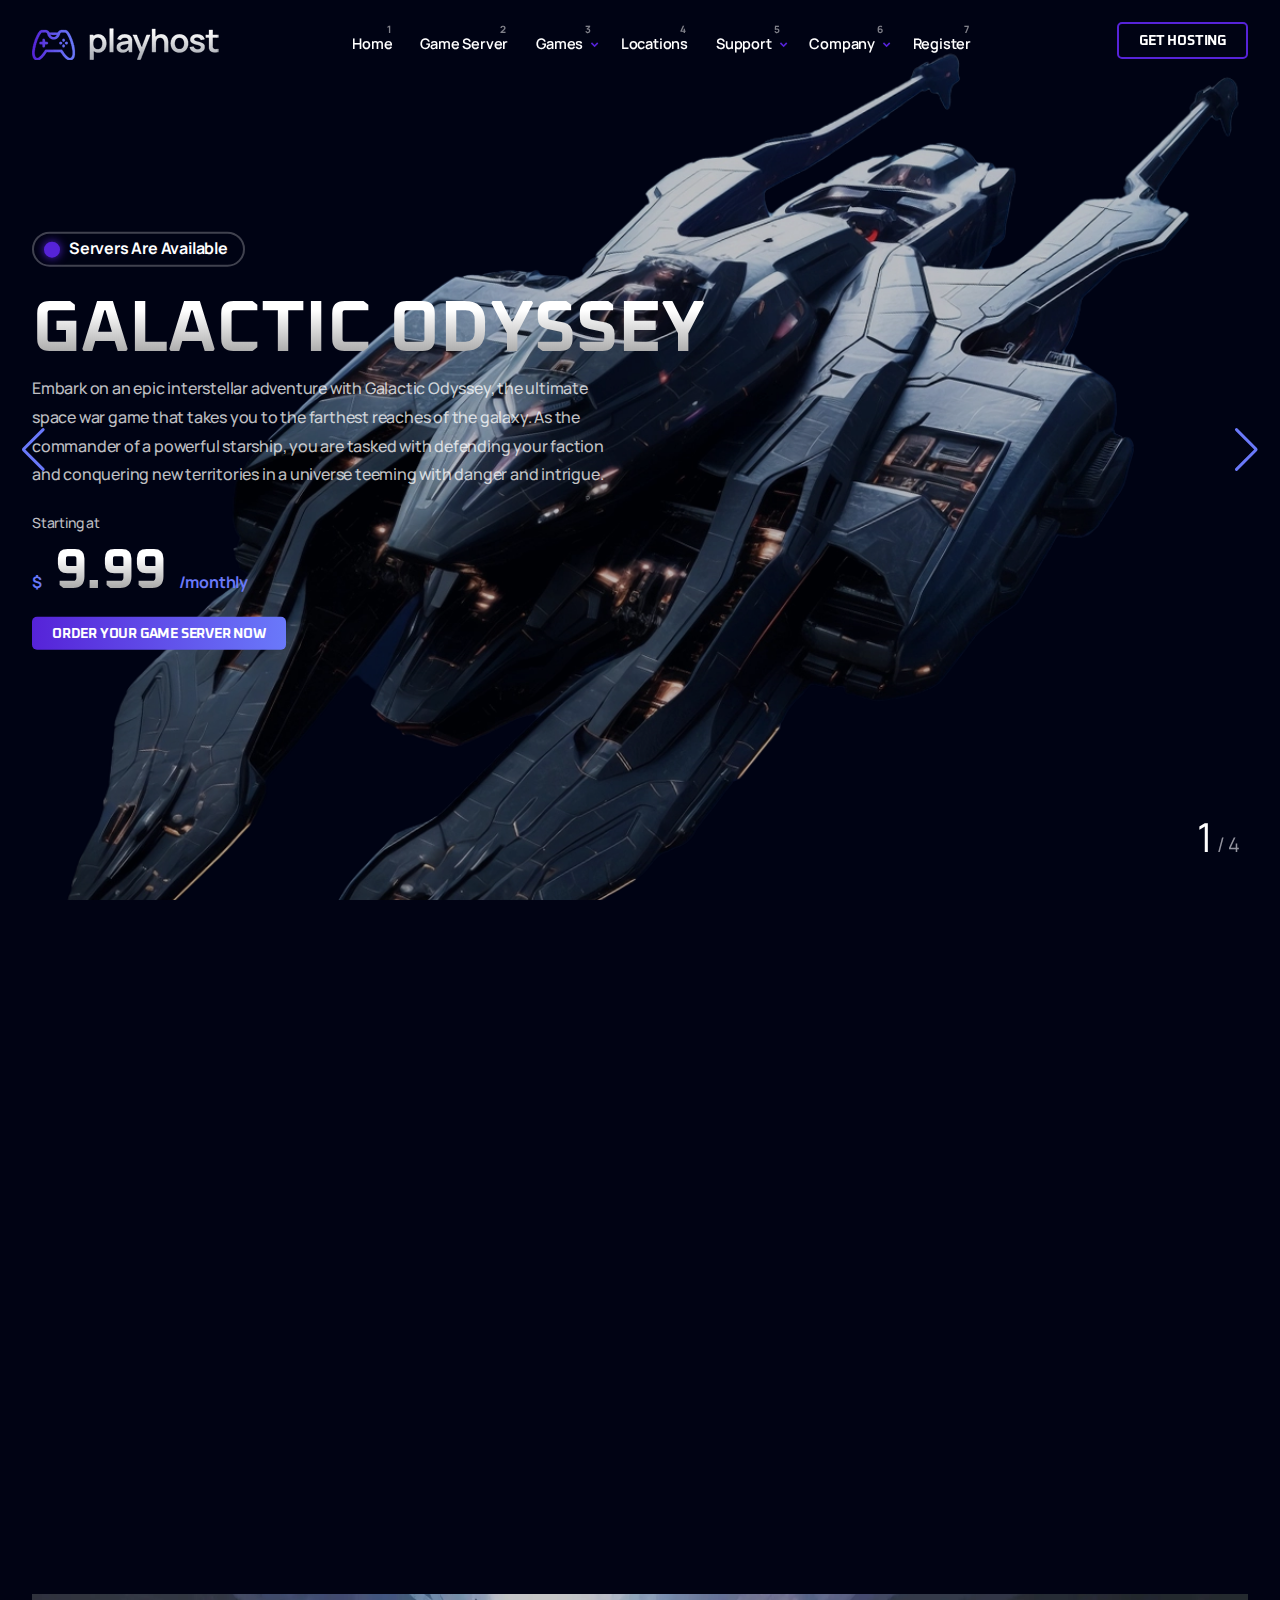
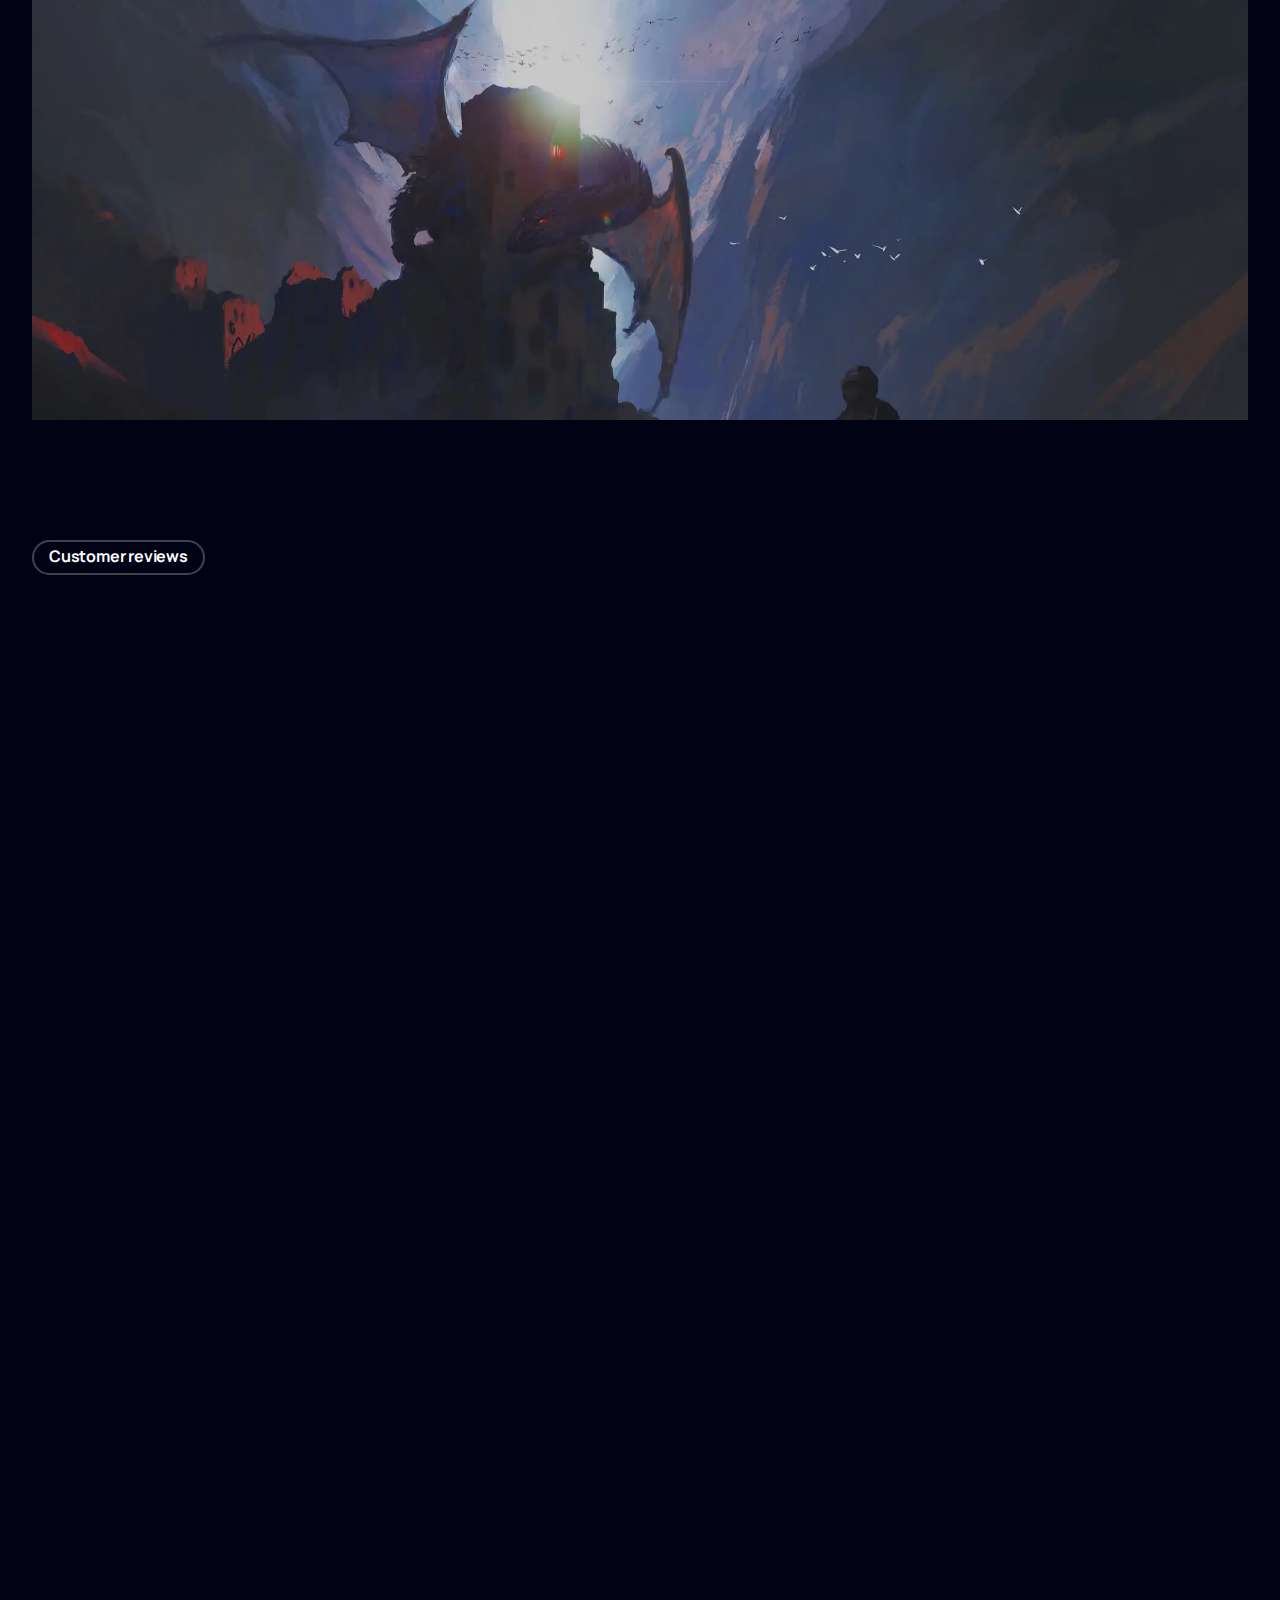
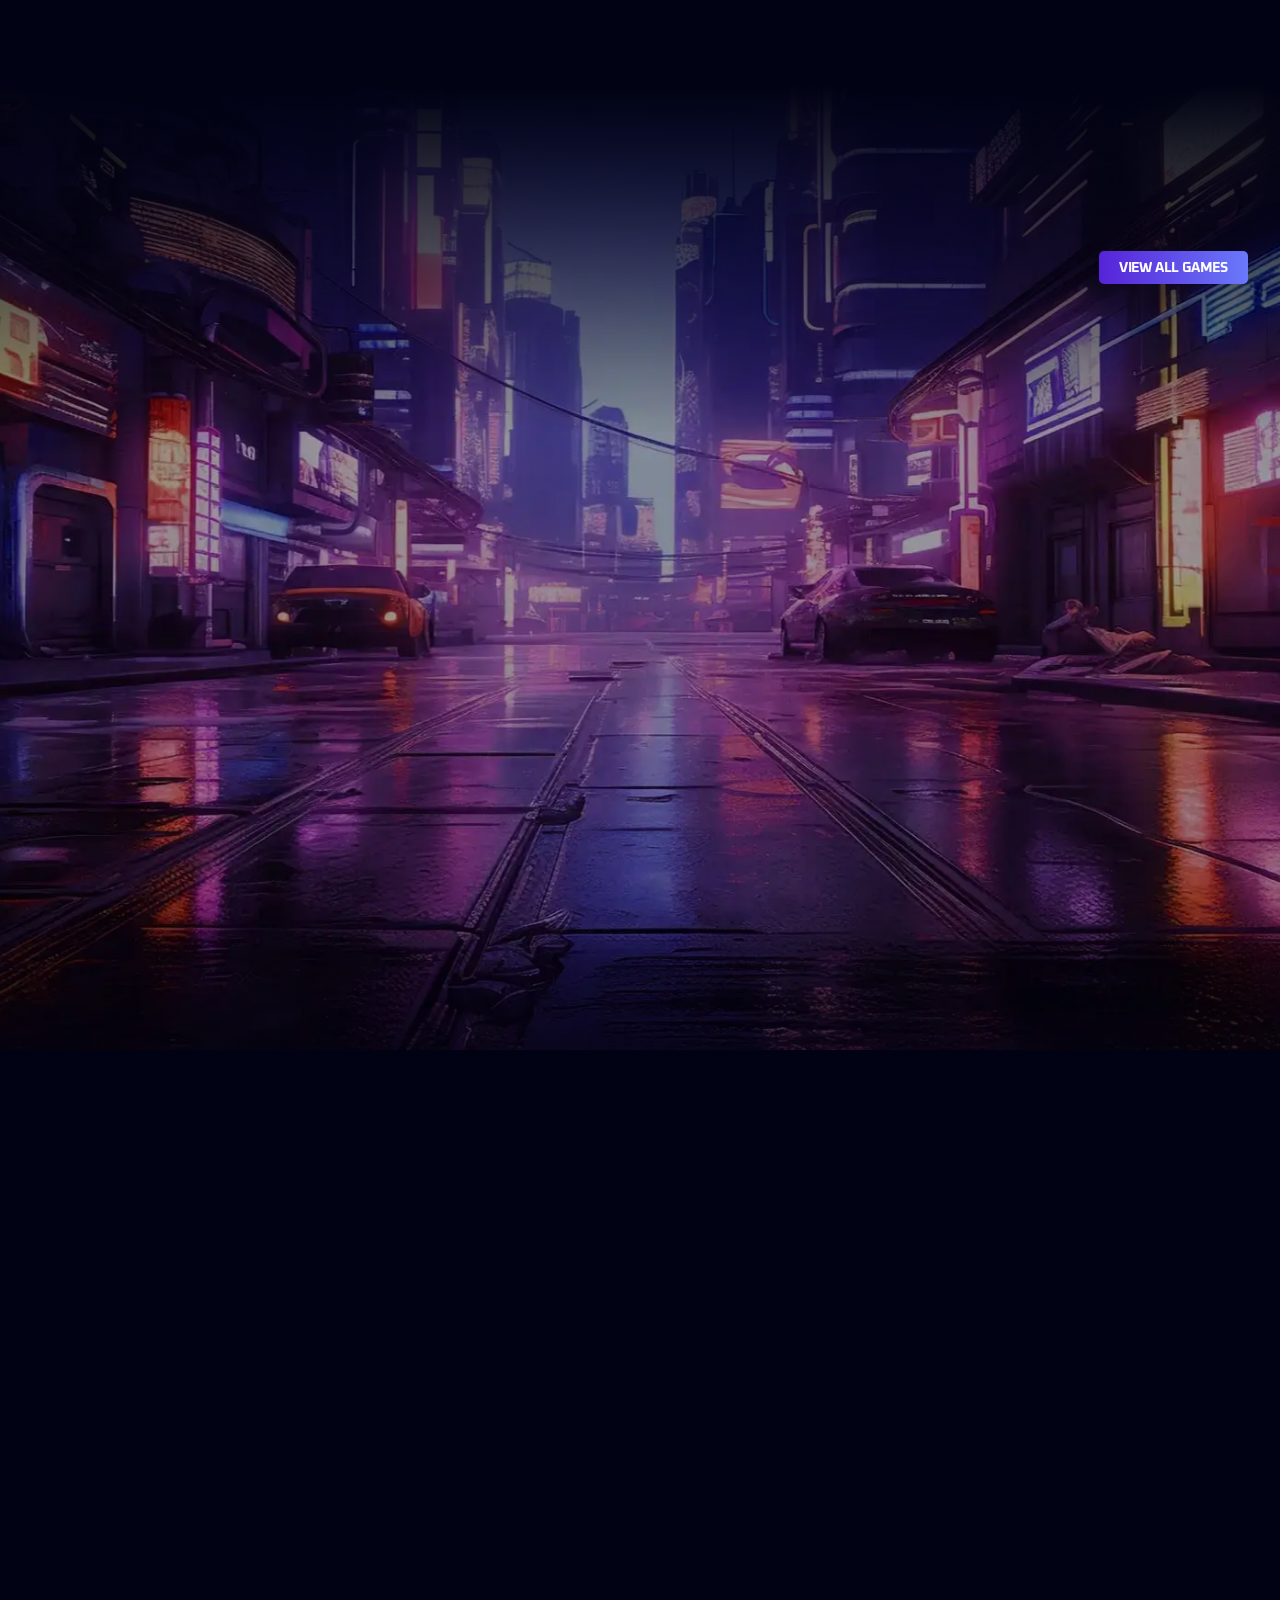
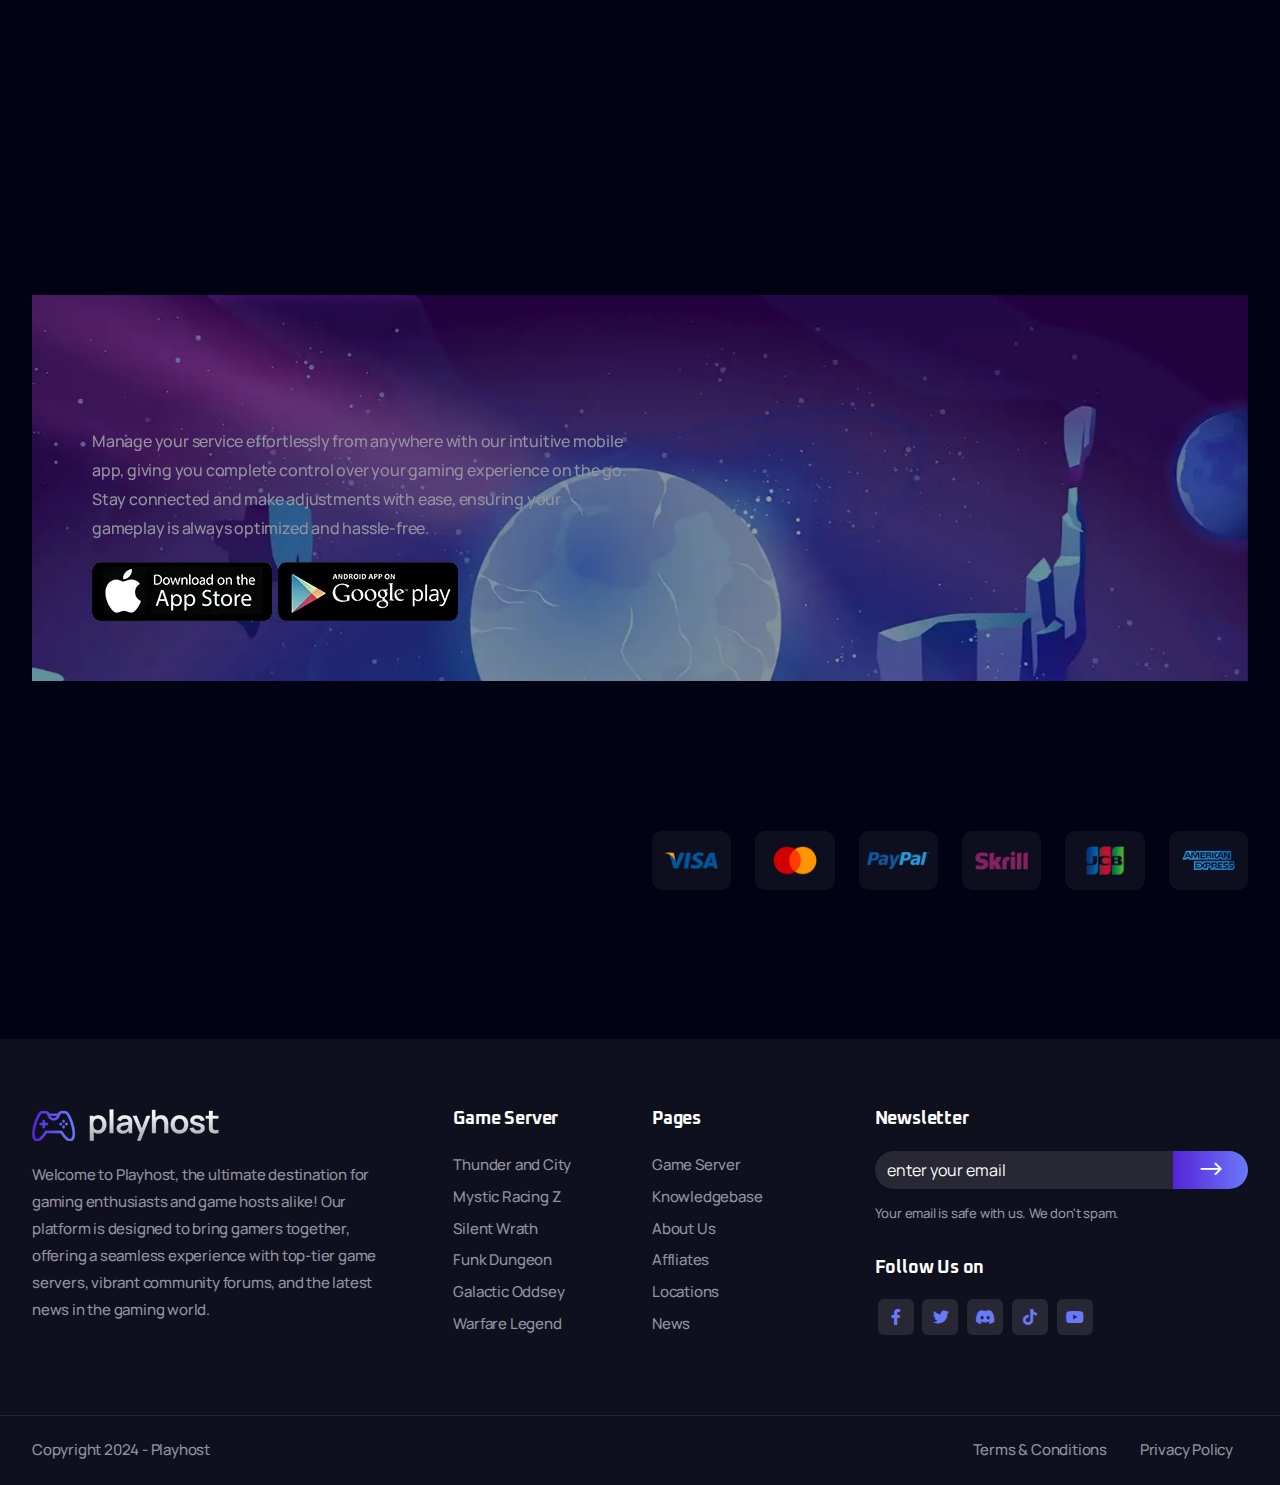
<file: index.html>
<!DOCTYPE html>
<html lang="en">
<head>
    <title>Playhost - Game Hosting Website</title>
    <link rel="icon" href="images/icon.png" type="image/gif" sizes="16x16">
    <meta content="text/html;charset=utf-8" http-equiv="Content-Type">
    <meta content="width=device-width, initial-scale=1.0" name="viewport" >
    <meta content="Playhost - Game Hosting Website Template" name="description" >
    <meta content="" name="keywords" >
    <meta content="" name="author" >
    <!-- CSS Files
    ================================================== -->
    <link href="css/bootstrap.min.css" rel="stylesheet" type="text/css" id="bootstrap">
    <link href="css/plugins.css" rel="stylesheet" type="text/css" >
    <link href="css/swiper.css" rel="stylesheet" type="text/css" >
    <link href="css/style.css" rel="stylesheet" type="text/css" >
    <link href="css/coloring.css" rel="stylesheet" type="text/css" >
    <!-- color scheme -->
    <link id="colors" href="css/colors/scheme-01.css" rel="stylesheet" type="text/css" >

</head>

<body class="dark-scheme">
    <div id="wrapper">
        <div class="float-text show-on-scroll">
            <span><a href="#">Scroll to top</a></span>
        </div>
        <div class="scrollbar-v show-on-scroll"></div>
        <!-- page preloader begin -->
        <div id="de-loader"></div>
        <!-- page preloader close -->

        <!-- header begin -->
        <header class="transparent">
            <div class="container">
                <div class="row">
                    <div class="col-md-12">
                        <div class="de-flex sm-pt10">
                            <div class="de-flex-col">
                                <div class="de-flex-col">
                                    <!-- logo begin -->
                                    <div id="logo">
                                        <a href="index.html">
                                            <img class="logo-main" src="images/logo.png" alt="" >
                                            <img class="logo-mobile" src="images/logo-mobile.png" alt="" >
                                        </a>
                                    </div>
                                    <!-- logo close -->
                                </div>
                            </div>
                            <div class="de-flex-col header-col-mid">
                                <ul id="mainmenu">
                                    <li><a class="menu-item" href="index.html">Home</a>
                                    </li>
                                    <li>
                                        <a class="menu-item" href="game-server-1.html">Game Server</a>
                                    </li>
                                    <li>
                                        <a class="menu-item" href="game-server-1.html">Games</a>
                                        <ul class="mega">
                                            <li>
                                                <div class="container">
                                                    <div class="sb-menu p-lg-4 p-sm-0">
                                                        <div class="row g-lg-4 g-sm-0">
                                                            <div class="col-lg-3">
                                                                <div class="d-list-small">
                                                                    <a href="pricing-table-one.html">
                                                                        <img src="images/covers-square/1.webp" class="" alt="">
                                                                        <h5>Thunder and City</h5>
                                                                    </a>
                                                                </div>
                                                                <div class="d-list-small">
                                                                    <a href="pricing-table-one.html">
                                                                        <img src="images/covers-square/2.webp" class="" alt="">
                                                                        <h5>Mystic Racing Z</h5>
                                                                    </a>
                                                                </div>
                                                                <div class="d-list-small">
                                                                    <a href="pricing-table-one.html">
                                                                        <img src="images/covers-square/3.webp" class="" alt="">
                                                                        <h5>Silent Wrath</h5>
                                                                    </a>
                                                                </div>
                                                            </div>

                                                            <div class="col-lg-3">
                                                                <div class="d-list-small">
                                                                    <a href="pricing-table-one.html">
                                                                        <img src="images/covers-square/4.webp" class="" alt="">
                                                                        <h5>Funk Dungeon</h5>
                                                                    </a>
                                                                </div>
                                                                <div class="d-list-small">
                                                                    <a href="pricing-table-one.html">
                                                                        <img src="images/covers-square/5.webp" class="" alt="">
                                                                        <h5>Galactic Odyssey</h5>
                                                                    </a>
                                                                </div>
                                                                <div class="d-list-small">
                                                                    <a href="pricing-table-one.html">
                                                                        <img src="images/covers-square/6.webp" class="" alt="">
                                                                        <h5>Warfare Legends</h5>
                                                                    </a>
                                                                </div>
                                                            </div>

                                                            <div class="col-lg-3">
                                                                <div class="d-list-small">
                                                                    <a href="pricing-table-one.html">
                                                                        <img src="images/covers-square/7.webp" class="" alt="">
                                                                        <h5>Raceway Revolution</h5>
                                                                    </a>
                                                                </div>
                                                                <div class="d-list-small">
                                                                    <a href="pricing-table-one.html">
                                                                        <img src="images/covers-square/8.webp" class="" alt="">
                                                                        <h5>Starborne Odyssey</h5>
                                                                    </a>
                                                                </div>
                                                                <div class="d-list-small">
                                                                    <a href="pricing-table-one.html">
                                                                        <img src="images/covers-square/9.webp" class="" alt="">
                                                                        <h5>Cyber Nexus</h5>
                                                                    </a>
                                                                </div>
                                                            </div>

                                                            <div class="col-lg-3">
                                                                <div class="d-list-small">
                                                                    <a href="pricing-table-one.html">
                                                                        <img src="images/covers-square/10.webp" class="" alt="">
                                                                        <h5>Ancient Realms</h5>
                                                                    </a>
                                                                </div>
                                                                <div class="d-list-small">
                                                                    <a href="pricing-table-one.html">
                                                                        <img src="images/covers-square/11.webp" class="" alt="">
                                                                        <h5>Alien Football</h5>
                                                                    </a>
                                                                </div>
                                                                <div class="d-list-small">
                                                                    <a href="pricing-table-one.html">
                                                                        <img src="images/covers-square/12.webp" class="" alt="">
                                                                        <h5>Shadow of Night</h5>
                                                                    </a>
                                                                </div>
                                                            </div>

                                                        </div>
                                                    </div>
                                                </div>                                                
                                            </li>
                                        </ul>
                                    </li>
                                    <li><a class="menu-item" href="locations.html">Locations</a></li>
                                    <li><a class="menu-item" href="#">Support</a>
                                        <ul>
                                            <li><a class="menu-item" href="knowledgebase.html">Knowledgebase</a></li>
                                            <li><a class="menu-item" href="faq.html">FAQ</a></li>
                                            <li><a class="menu-item" href="contact.html">Contact</a></li>
                                        </ul>
                                    </li>
                                    <li><a class="menu-item" href="#">Company</a>
                                        <ul>
                                            <li><a class="menu-item" href="about.html">About Us</a></li>
                                            <li><a class="menu-item" href="affliate.html">Affliates</a></li>
                                            <li><a class="menu-item" href="news.html">News</a></li>
                                        </ul>
                                    </li>
                                    <li><a class="menu-item" href="register.html">Register</a></li>
                                </ul>
                            </div>
                            <div class="de-flex-col">
                                <div class="menu_side_area">
                                    <a href="game-server-1.html" class="btn-main btn-line"><span>Get Hosting</span></a>
                                    <span id="menu-btn"></span>
                                </div>
                            </div>
                        </div>
                    </div>
                </div>
            </div>
        </header>
        <!-- header close -->
        <!-- content begin -->
        <div class="no-bottom no-top" id="content">

            <div id="top"></div>

            <section class="no-top no-bottom position-relative z-1000">
                <div class="v-center">
                    <div id="swiper" class="swiper">
                      <!-- Additional required wrapper -->
                      <div class="swiper-wrapper">
                        <!-- Slides -->
                        <div class="swiper-slide">
                            <div class="swiper-inner" data-bgimage="url(images/slider/creative-1.webp)">
                                <div class="sw-caption">
                                    <div class="container">
                                        <div class="row gx-5 align-items-center">
                                            <div class="col-lg-8 mb-sm-30">
                                                <div class="subtitle blink mb-4">Servers Are Available</div>
                                                <h1 class="slider-title text-uppercase mb-1">Galactic Odyssey</h1>
                                            </div>
                                            <div class="col-lg-6">
                                                <p class="slider-text">Embark on an epic interstellar adventure with Galactic Odyssey, the ultimate space war game that takes you to the farthest reaches of the galaxy. As the commander of a powerful starship, you are tasked with defending your faction and conquering new territories in a universe teeming with danger and intrigue.</p>
                                                <div class="sw-price wow fadeInUp">
                                                    <div class="d-starting">
                                                        Starting at
                                                    </div>
                                                    <div class="d-price">
                                                        <span class="d-cur">$</span>
                                                        <span class="d-val">9.99</span>
                                                        <span class="d-period">/monthly</span>
                                                    </div>
                                                </div>
                                                <div class="spacer-10"></div>
                                                <a class="btn-main mb10" href="pricing-table-one.html"><span>Order Your Game Server Now</span></a>
                                            </div>
                                        </div>
                                    </div>
                                </div>
                                <div class="sw-overlay"></div>
                            </div>                            
                        </div>
                        
                        <!-- Slides -->
                        <div class="swiper-slide">
                            <div class="swiper-inner" data-bgimage="url(images/background/3.webp)">
                                <div class="sw-caption">
                                    <div class="container">
                                        <div class="row gx-5 align-items-center">
                                            <div class="col-lg-8 mb-sm-30">
                                                <div class="subtitle blink mb-4">Servers Are Available</div>
                                                <h1 class="slider-title text-uppercase mb-1">Mystic Racing</h1>
                                            </div>
                                            <div class="col-lg-6">
                                                <p class="slider-text">Dive into the adrenaline-pumping world of Mystic Racing, the ultimate car racing game that blends speed, strategy, and mystique. Set in a stunningly detailed, otherworldly environment, Mystic Racing takes you on a thrilling journey through enchanted forests, mystical mountains, and futuristic cityscapes. Customize your car with an array of mystical upgrades and power-ups, each designed to give you an edge over the competition.</p>
                                                <div class="sw-price wow fadeInUp">
                                                    <div class="d-starting">
                                                        Starting at
                                                    </div>
                                                    <div class="d-price">
                                                        <span class="d-cur">$</span>
                                                        <span class="d-val">12.99</span>
                                                        <span class="d-period">/monthly</span>
                                                    </div>
                                                </div>
                                                <div class="spacer-10"></div>
                                                <a class="btn-main mb10" href="pricing-table-one.html"><span>Order Your Game Server Now</span></a>
                                            </div>
                                        </div>
                                    </div>
                                </div>
                                <div class="sw-overlay"></div>
                            </div>                            
                        </div>

                        <!-- Slides -->
                        <div class="swiper-slide">
                            <div class="swiper-inner" data-bgimage="url(images/background/1.webp)">
                                <div class="sw-caption">
                                    <div class="container">
                                        <div class="row gx-5 align-items-center">
                                            <div class="col-lg-8 mb-sm-30">
                                                <div class="subtitle blink mb-4">Servers Are Available</div>
                                                <h1 class="slider-title text-uppercase mb-1">Silent Wrath</h1>
                                            </div>
                                            <div class="col-lg-6">
                                                <p class="slider-text">Immerse yourself in the intense, stealth-driven world of Silent Wrath, a game where precision and strategy are your greatest allies. Set in a dystopian future, you play as a rogue operative navigating through a web of deceit and danger. Utilizing a blend of cutting-edge technology and tactical skills, you must infiltrate enemy bases, eliminate high-value targets, and uncover dark secrets that threaten the balance of power.</p>
                                                <div class="sw-price wow fadeInUp">
                                                    <div class="d-starting">
                                                        Starting at
                                                    </div>
                                                    <div class="d-price">
                                                        <span class="d-cur">$</span>
                                                        <span class="d-val">14.99</span>
                                                        <span class="d-period">/monthly</span>
                                                    </div>
                                                </div>
                                                <div class="spacer-10"></div>
                                                <a class="btn-main mb10" href="pricing-table-one.html"><span>Order Your Game Server Now</span></a>
                                            </div>
                                        </div>
                                    </div>
                                </div>                                
                                <div class="sw-overlay"></div>
                            </div>
                        </div>

                        <!-- Slides -->
                        <div class="swiper-slide">
                            <div class="swiper-inner" data-bgimage="url(images/slider/creative-3.webp)">
                                <div class="sw-caption">
                                    <div class="container">
                                        <div class="row gx-5 align-items-center">
                                            <div class="col-lg-8 mb-sm-30">
                                                <div class="subtitle blink mb-4">Servers Are Available</div>
                                                <h1 class="slider-title text-uppercase mb-1">Funk Dungeon</h1>
                                            </div>
                                            <div class="col-lg-6">
                                                <p class="slider-text">Step into the vibrant, cosmic chaos of Funk Dungeon, a space adventure game that fuses intergalactic exploration with funky rhythms and rogue-like gameplay. Navigate through a labyrinthine network of dungeons scattered across distant planets, each teeming with quirky aliens, bizarre traps, and hidden treasures.</p>
                                                <div class="sw-price wow fadeInUp">
                                                    <div class="d-starting">
                                                        Starting at
                                                    </div>
                                                    <div class="d-price">
                                                        <span class="d-cur">$</span>
                                                        <span class="d-val">15.99</span>
                                                        <span class="d-period">/monthly</span>
                                                    </div>
                                                </div>
                                                <div class="spacer-10"></div>
                                                <a class="btn-main mb10" href="pricing-table-one.html"><span>Order Your Game Server Now</span></a>
                                            </div>
                                        </div>
                                    </div>
                                </div>                                
                                <div class="sw-overlay"></div>
                            </div>
                        </div>

                      </div>
                      <!-- If we need pagination -->
                      <div class="swiper-pagination"></div>

                      <!-- If we need navigation buttons -->
                      <div class="swiper-button-prev"></div>
                      <div class="swiper-button-next"></div>

                      <!-- If we need scrollbar -->
                      <div class="swiper-scrollbar"></div>
                    </div>
                </div>
            </section>

            <section class="no-bottom">
                <div class="container">
                    <div class="row">
                        <div class="col-lg-6">
                            <div class="subtitle wow fadeInUp mb-3">Incredibly features</div>
                            <h2 class="wow fadeInUp mb20" data-wow-delay=".2s">Premium Game Server</h2>
                        </div>

                        <div class="col-lg-6"></div>

                        <div class="col-lg-3 col-md-6 mb-sm-20 wow fadeInRight" data-wow-delay="0s">
                            <div>
                                <img src="images/icons/1.png" class="mb20" alt="">
                                <h4>Super Quick Setup</h4>
                                <p>Experience super quick setup, allowing you to jump straight into the action with minimal wait time.</p>
                            </div>
                        </div>

                        <div class="col-lg-3 col-md-6 mb-sm-20 wow fadeInRight" data-wow-delay=".2s">
                            <div>
                                <img src="images/icons/2.png" class="mb20" alt="">
                                <h4>Premium Hardware</h4>
                                <p>Enjoy the ultimate gaming experience with our premium hardware, ensuring top-tier performance and reliability.</p>
                            </div>
                        </div>

                        <div class="col-lg-3 col-md-6 mb-sm-20 wow fadeInRight" data-wow-delay=".4s">
                            <div>
                                <img src="images/icons/3.png" class="mb20" alt="">
                                <h4>DDos Protection</h4>
                                <p>Stay secure with our robust DDoS protection, safeguarding your gameplay.</p>
                            </div>
                        </div>

                        <div class="col-lg-3 col-md-6 mb-sm-20 wow fadeInRight" data-wow-delay=".6s">
                            <div>
                                <img src="images/icons/4.png" class="mb20" alt="">
                                <h4>Fast Support</h4>
                                <p>Benefit from our fast support, with a dedicated team ready to assist you promptly and efficiently.</p>
                            </div>
                        </div>
                    </div>
                </div>
            </section>

            <section class="no-bottom">
                <div class="container">
                    <div class="row">
                        <div class="col-lg-12">
                            <div class="padding60 sm-padding40 sm-p-2 jarallax position-relative">
                                <img src="images/background/1.webp" class="jarallax-img" alt="">
                                <div class="row">
                                    <div class="col-lg-6">
                                        <div class="subtitle wow fadeInUp mb-3">Start your game</div>
                                        <h2 class="wow fadeInUp" data-wow-delay=".2s">Unlock Your Gaming Full Potential</h2>
                                        <p class="wow fadeInUp">Unlock your gaming potential with our comprehensive tools and resources designed to enhance your skills and elevate your gameplay experience to new heights. Whether you're a beginner or a seasoned player, our platform empowers you to achieve your gaming goals like never before.</p>
                                        <div class="spacer-10"></div>
                                        <a class="btn-main mb10 wow fadeInUp" href="game-server-1.html"><span>Order Your Game Server Now</span></a>
                                    </div>
                                </div>

                                <img src="images/misc/avatar.webp" class="sm-hide position-absolute bottom-0 end-0 wow fadeIn"  alt="">
                            </div>
                        </div>
                    </div>
                </div>
            </section>

            <section class="no-bottom">
                <div class="container">
                    <div class="row">
                        <div class="col-md-12">
                            <div class="subtitle mb20">Customer reviews</div>
                            <h2 class="wow fadeInUp">4.85 out of 5</h2>
                            <div class="spacer-20"></div>
                        </div>
                    </div>
                </div>
                <div class="container-fluid">
                    <div class="row">
                        <div class="owl-carousel owl-theme wow fadeInUp" id="testimonial-carousel">
                            <div class="item">
                                <div class="de_testi type-2">
                                    <blockquote>
                                        <div class="de-rating-ext">
                                            <span class="d-stars">
                                                <i class="fa fa-star"></i>
                                                <i class="fa fa-star"></i>
                                                <i class="fa fa-star"></i>
                                                <i class="fa fa-star"></i>
                                                <i class="fa fa-star"></i>
                                            </span>
                                        </div>
                                        <p>"I've been using Playhost for my game server needs, and I couldn't be happier. The server uptime is fantastic, and the customer support team is always quick to assist with any issues."
                                        </p>
                                        <div class="de_testi_by">
                                            <img alt="" src="images/people/1.jpg"> <span>Michael S.</span>
                                        </div>
                                    </blockquote>
                                </div>
                            </div>
                            <div class="item">
                                <div class="de_testi type-2">
                                    <blockquote>
                                        <div class="de-rating-ext">
                                            <span class="d-stars">
                                                <i class="fa fa-star"></i>
                                                <i class="fa fa-star"></i>
                                                <i class="fa fa-star"></i>
                                                <i class="fa fa-star"></i>
                                                <i class="fa fa-star"></i>
                                            </span>
                                        </div>
                                        <p>"Running a game server used to be a hassle, but Playhost makes it easy. The control panel is user-friendly, and I love how they handle server maintenance and updates."</p>
                                        <div class="de_testi_by">
                                            <img alt="" src="images/people/2.jpg"> <span>Robert L.</span>
                                        </div>
                                    </blockquote>
                                </div>
                            </div>
                            <div class="item">
                                <div class="de_testi type-2">
                                    <blockquote>
                                        <div class="de-rating-ext">
                                            <span class="d-stars">
                                                <i class="fa fa-star"></i>
                                                <i class="fa fa-star"></i>
                                                <i class="fa fa-star"></i>
                                                <i class="fa fa-star"></i>
                                                <i class="fa fa-star"></i>
                                            </span>
                                        </div>
                                        <p>"I've tried several hosting providers in the past, and Playhost is by far the best. Their server performance is top-notch, and I've never experienced lag while playing with friends."</p>
                                        <div class="de_testi_by">
                                            <img alt="" src="images/people/3.jpg"> <span>Jake M.</span>
                                        </div>
                                    </blockquote>
                                </div>
                            </div>
                            <div class="item">
                                <div class="de_testi type-2">
                                    <blockquote>
                                        <div class="de-rating-ext">
                                            <span class="d-stars">
                                                <i class="fa fa-star"></i>
                                                <i class="fa fa-star"></i>
                                                <i class="fa fa-star"></i>
                                                <i class="fa fa-star"></i>
                                                <i class="fa fa-star"></i>
                                            </span>
                                        </div>
                                        <p>As a new server owner, I was worried about setup and configuration, but Playhost made it a breeze. They have detailed tutorials and helpful support, which made the process smooth."</p>
                                        <div class="de_testi_by">
                                            <img alt="" src="images/people/4.jpg"> <span>Alex P.</span>
                                        </div>
                                    </blockquote>
                                </div>
                            </div>
                            <div class="item">
                                <div class="de_testi type-2">
                                    <blockquote>
                                        <div class="de-rating-ext">
                                            <span class="d-stars">
                                                <i class="fa fa-star"></i>
                                                <i class="fa fa-star"></i>
                                                <i class="fa fa-star"></i>
                                                <i class="fa fa-star"></i>
                                                <i class="fa fa-star"></i>
                                            </span>
                                        </div>
                                        <p>"The flexibility Playhost offers is incredible. I can easily switch between game servers or even host multiple games on the same plan. It's a gamer's dream come true!"</p>
                                        <div class="de_testi_by">
                                            <img alt="" src="images/people/5.jpg"> <span>Carlos R.</span>
                                        </div>
                                    </blockquote>
                                </div>
                            </div>
                            <div class="item">
                                <div class="de_testi type-2">
                                    <blockquote>
                                        <div class="de-rating-ext">
                                            <span class="d-stars">
                                                <i class="fa fa-star"></i>
                                                <i class="fa fa-star"></i>
                                                <i class="fa fa-star"></i>
                                                <i class="fa fa-star"></i>
                                                <i class="fa fa-star"></i>
                                            </span>
                                        </div>
                                        <p>"I've been a loyal customer of Playhost for years now. Their dedication to keeping their hardware up-to-date ensures my gaming experience is always optimal."</p>
                                        <div class="de_testi_by">
                                            <img alt="" src="images/people/6.jpg"> <span>Edward B.</span>
                                        </div>
                                    </blockquote>
                                </div>
                            </div>
                            <div class="item">
                                <div class="de_testi type-2">
                                    <blockquote>
                                        <div class="de-rating-ext">
                                            <span class="d-stars">
                                                <i class="fa fa-star"></i>
                                                <i class="fa fa-star"></i>
                                                <i class="fa fa-star"></i>
                                                <i class="fa fa-star"></i>
                                                <i class="fa fa-star"></i>
                                            </span>
                                        </div>
                                        <p>"When our community needed a reliable server for our esports tournaments, we turned to Playhost, and they've never let us down. Their servers are perfect for competitive gaming."</p>
                                        <div class="de_testi_by">
                                            <img alt="" src="images/people/7.jpg"> <span>Daniel H.</span>
                                        </div>
                                    </blockquote>
                                </div>
                            </div>
                            <div class="item">
                                <div class="de_testi type-2">
                                    <blockquote>
                                        <div class="de-rating-ext">
                                            <span class="d-stars">
                                                <i class="fa fa-star"></i>
                                                <i class="fa fa-star"></i>
                                                <i class="fa fa-star"></i>
                                                <i class="fa fa-star"></i>
                                                <i class="fa fa-star"></i>
                                            </span>
                                        </div>
                                        <p>"The DDoS protection from Playhost is a lifesaver. We used to get attacked regularly, but since switching to their servers, we haven't had any downtime."</p>
                                        <div class="de_testi_by">
                                            <img alt="" src="images/people/8.jpg"> <span>Bryan G.</span>
                                        </div>
                                    </blockquote>
                                </div>
                            </div>
                        </div>
                    </div>
                </div>
            </section>

            <section class="no-bottom">
                <div class="container">
                    <div class="row align-items-center gx-5">
                        <div class="col-lg-6">
                            <img src="images/misc/server.webp" class="img-fluid mb-sm-30 wow fadeIn" alt="">
                        </div>

                        <div class="col-lg-6">
                            <div class="subtitle wow fadeInUp mb-3">Server locations</div>
                            <h2 class="wow fadeInUp" data-wow-delay=".2s"><span class="text-gradient">25</span> servers available worldwide for your game.</h2>
                            <p class="wow fadeInUp">Our collection of game server hosting options encompasses the most in-demand platforms of today. Within our offerings, you'll discover an extensive array of specialized tools and features tailored to each game, all of which we diligently keep up to date in sync with game and mod updates.</p>

                            <ul class="de-server s2 wow fadeInUp">
                                <li>London, England</li>
                                <li>Paris, France</li>
                                <li>Frankut, Germany</li>
                                <li>Amsterdam, Netherlands</li>
                                <li>Stockholm, Sweden</li>
                                <li>Helsinki, Finland</li>
                                <li>Los Angeles, USA</li>
                                <li><a href="locations.html">View all available servers</a></li>
                            </ul>

                        </div>
                    </div>
                </div>
            </section>

            <section class="jarallax">
                <img src="images/background/3.webp" class="jarallax-img" alt="">
                <div class="de-gradient-edge-top"></div>
                <div class="de-gradient-edge-bottom"></div>
                <div class="container z-1000">
                    <div class="row align-items-center">
                        <div class="col-lg-6">
                            <div class="subtitle wow fadeInUp mb-3">Most complete</div>
                            <h2 class="wow fadeInUp mb20" data-wow-delay=".2s">Game Collection</h2>
                        </div>
                        <div class="col-lg-6 text-lg-end">
                            <a class="btn-main mb-sm-30" href="game-server-1.html"><span>View all games</span></a>
                        </div>
                    </div>
                    <div class="row g-4 sequence">
                        <div class="col-lg-3 col-md-6 gallery-item">
                            <div class="de-item wow">
                                <div class="d-overlay">
                                    <div class="d-label">
                                        20% OFF
                                    </div>
                                    <div class="d-text">
                                        <h4>Thunder and City</h4>
                                        <p class="d-price">Starting at <span class="price">$14.99</span></p>
                                        <a class="btn-main btn-fullwidth" href="pricing-table-one.html"><span>Order Now</span></a>
                                    </div>
                                </div>
                                <img src="images/covers/1.webp" class="img-fluid " alt="">
                            </div>
                        </div>

                        <div class="col-lg-3 col-md-6 gallery-item">
                            <div class="de-item wow">
                                <div class="d-overlay">
                                    <div class="d-label">
                                        20% OFF
                                    </div>
                                    <div class="d-text">
                                        <h4>Mystic Racing Z</h4>
                                        <p class="d-price">Starting at <span class="price">$14.99</span></p>
                                        <a class="btn-main btn-fullwidth" href="pricing-table-one.html"><span>Order Now</span></a>
                                    </div>
                                </div>
                                <img src="images/covers/2.webp" class="img-fluid " alt="">
                            </div>
                        </div>

                        <div class="col-lg-3 col-md-6 gallery-item">
                            <div class="de-item wow">
                                <div class="d-overlay">
                                    <div class="d-label">
                                        20% OFF
                                    </div>
                                    <div class="d-text">
                                        <h4>Silent Wrath</h4>
                                        <p class="d-price">Starting at <span class="price">$14.99</span></p>
                                        <a class="btn-main btn-fullwidth" href="pricing-table-one.html"><span>Order Now</span></a>
                                    </div>
                                </div>
                                <img src="images/covers/3.webp" class="img-fluid " alt="">
                            </div>
                        </div>

                        <div class="col-lg-3 col-md-6 gallery-item">
                            <div class="de-item wow">
                                <div class="d-overlay">
                                    <div class="d-label">
                                        20% OFF
                                    </div>
                                    <div class="d-text">
                                        <h4>Funk Dungeon</h4>
                                        <p class="d-price">Starting at <span class="price">$14.99</span></p>
                                        <a class="btn-main btn-fullwidth" href="pricing-table-one.html"><span>Order Now</span></a>
                                    </div>
                                </div>
                                <img src="images/covers/4.webp" class="img-fluid " alt="">
                            </div>
                        </div>

                        <div class="col-lg-3 col-md-6 gallery-item">
                            <div class="de-item wow">
                                <div class="d-overlay">
                                    <div class="d-label">
                                        20% OFF
                                    </div>
                                    <div class="d-text">
                                        <h4>Galactic Odyssey</h4>
                                        <p class="d-price">Starting at <span class="price">$14.99</span></p>
                                        <a class="btn-main btn-fullwidth" href="pricing-table-one.html"><span>Order Now</span></a>
                                    </div>
                                </div>
                                <img src="images/covers/5.webp" class="img-fluid " alt="">
                            </div>
                        </div>

                        <div class="col-lg-3 col-md-6 gallery-item">
                            <div class="de-item wow">
                                <div class="d-overlay">
                                    <div class="d-label">
                                        20% OFF
                                    </div>
                                    <div class="d-text">
                                        <h4>Warfare Legends</h4>
                                        <p class="d-price">Starting at <span class="price">$14.99</span></p>
                                        <a class="btn-main btn-fullwidth" href="pricing-table-one.html"><span>Order Now</span></a>
                                    </div>
                                </div>
                                <img src="images/covers/6.webp" class="img-fluid " alt="">
                            </div>
                        </div>

                        <div class="col-lg-3 col-md-6 gallery-item">
                            <div class="de-item wow">
                                <div class="d-overlay">
                                    <div class="d-label">
                                        20% OFF
                                    </div>
                                    <div class="d-text">
                                        <h4>Raceway Revolution</h4>
                                        <p class="d-price">Starting at <span class="price">$14.99</span></p>
                                        <a class="btn-main btn-fullwidth" href="pricing-table-one.html"><span>Order Now</span></a>
                                    </div>
                                </div>
                                <img src="images/covers/7.webp" class="img-fluid " alt="">
                            </div>
                        </div>

                        <div class="col-lg-3 col-md-6 gallery-item sandbox">
                            <div class="de-item wow">
                                <div class="d-overlay">
                                    <div class="d-label">
                                        20% OFF
                                    </div>
                                    <div class="d-text">
                                        <h4>Starborne Odyssey</h4>
                                        <p class="d-price">Starting at <span class="price">$14.99</span></p>
                                        <a class="btn-main btn-fullwidth" href="pricing-table-one.html"><span>Order Now</span></a>
                                    </div>
                                </div>
                                <img src="images/covers/8.webp" class="img-fluid" alt="">
                            </div>
                        </div>

                    </div>
                </div>
            </section>

            <section class="no-top no-bottom">
                <div class="container">
                    <div class="row">
                        <div class="col-lg-6">                            
                            <div class="subtitle wow fadeInUp mb-3">Do you have</div>
                            <h2 class="wow fadeInUp mb20" data-wow-delay=".2s">Any questions?</h2>
                        </div>

                        <div class="clearfix"></div>

                        <div class="col-lg-6">
                            <div class="accordion s2 wow fadeInUp">
                                <div class="accordion-section">
                                    <div class="accordion-section-title" data-tab="#accordion-a1">
                                        What is game hosting?
                                    </div>
                                    <div class="accordion-section-content" id="accordion-a1">
                                        <p>Game hosting refers to the process of renting or setting up servers to run multiplayer online games. These servers allow players to connect and play together in the same game world.</p>
                                    </div>
                                    <div class="accordion-section-title" data-tab="#accordion-a2">
                                        Why do I need game hosting?
                                    </div>
                                    <div class="accordion-section-content" id="accordion-a2">
                                        <p>Game hosting is essential for multiplayer gaming. It provides a dedicated server where players can join, ensuring a smooth and lag-free gaming experience. It also allows you to customize game settings and mods.</p>
                                    </div>                                        
                                    <div class="accordion-section-title" data-tab="#accordion-a3">
                                        How do I choose a game hosting provider?
                                    </div>
                                    <div class="accordion-section-content" id="accordion-a3">
                                        <p>Consider factors like server location, performance, scalability, customer support, and price when choosing a game hosting provider. Read reviews and ask for recommendations from fellow gamers.</p>
                                    </div>
                                    <div class="accordion-section-title" data-tab="#accordion-a4">
                                        What types of games can I host?
                                    </div>
                                    <div class="accordion-section-content" id="accordion-a4">
                                        <p>You can host various types of games, including first-person shooters, role-playing games, survival games, strategy games, and more. The type of game hosting you need depends on the game's requirements.</p>
                                    </div>
                                    <div class="accordion-section-title" data-tab="#accordion-a5">
                                        What is server latency or ping?
                                    </div>
                                    <div class="accordion-section-content" id="accordion-a5">
                                        <p>Server latency or ping measures the time it takes for data to travel between your computer and the game server. Lower ping values indicate better responsiveness and less lag.</p>
                                    </div>
                                </div>
                            </div>
                        </div>

                        <div class="col-lg-6">
                            <div class="accordion s2 wow fadeInUp">
                                <div class="accordion-section">
                                    <div class="accordion-section-title" data-tab="#accordion-b1">
                                        How do I manage a game server?
                                    </div>
                                    <div class="accordion-section-content" id="accordion-b1">
                                        <p>Game server management varies depending on the hosting provider and game type. Typically, you'll have access to a control panel or command-line interface to configure settings, mods, and player access.</p>
                                    </div>
                                    <div class="accordion-section-title" data-tab="#accordion-b2">
                                        Can I run mods on my game server?
                                    </div>
                                    <div class="accordion-section-content" id="accordion-b2">
                                        <p>Yes, many game hosting providers support mods. You can install and manage mods to enhance gameplay or customize the game to your liking.</p>
                                    </div>
                                    <div class="accordion-section-title" data-tab="#accordion-b3">
                                        What is DDoS protection, and do I need it?
                                    </div>
                                    <div class="accordion-section-content" id="accordion-b3">
                                        <p>DDoS (Distributed Denial of Service) protection helps defend your game server from malicious attacks that could disrupt gameplay. It's essential for maintaining server stability, especially for popular games.</p>
                                    </div>
                                    <div class="accordion-section-title" data-tab="#accordion-b4">
                                        How much does game hosting cost?
                                    </div>
                                    <div class="accordion-section-content" id="accordion-b4">
                                        <p>Game hosting costs vary depending on the provider, server type, and game. Prices can range from a few dollars per month for small servers to hundreds for high-performance dedicated servers.</p>
                                    </div>
                                    <div class="accordion-section-title" data-tab="#accordion-b5">
                                        Is there 24/7 customer support?
                                    </div>
                                    <div class="accordion-section-content" id="accordion-b5">
                                        <p>Many reputable game hosting providers offer 24/7 customer support to assist with technical issues and server management.</p>
                                    </div>
                                </div>
                            </div>
                        </div>

                    </div>
                </div>
            </section>

            <section class="no-bottom">
                <div class="container">
                    <div class="row">
                        <div class="col-lg-12">
                            <div class="padding60 sm-padding40 jarallax position-relative">
                                <img src="images/background/2.webp" class="jarallax-img" alt="">
                                <div class="row">
                                    <div class="col-lg-6">
                                        <div class="subtitle wow fadeInUp mb-3">Download now</div>
                                        <h2 class="wow fadeInUp" data-wow-delay=".2s">Manage your server from mobile device</h2>
                                        <p>Manage your service effortlessly from anywhere with our intuitive mobile app, giving you complete control over your gaming experience on the go. Stay connected and make adjustments with ease, ensuring your gameplay is always optimized and hassle-free.</p>                            
                                        <a href="download.html"><img src="images/misc/download-appstore.webp" class="img-fluid mb-sm-20" alt="download"></a>&nbsp;
                                        <a href="download.html"><img src="images/misc/download-playstore.webp" class="img-fluid mb-sm-20" alt="download"></a>
                                    </div>
                                </div>

                                <img src="images/misc/man-with-phone.webp" class="sm-hide position-absolute bottom-0 end-0 wow fadeIn"  alt="">
                            </div>
                        </div>
                    </div>
                </div>
            </section>

            <section>
                <div class="container">
                    <div class="row align-items-center">
                        <div class="col-lg-6">
                            <div class="subtitle wow fadeInUp mb-3">Payment Methods</div>
                            <h2 class="wow fadeInUp" data-wow-delay=".2s">We accept</h2>
                        </div>
                        <div class="col-lg-6">
                            <div class="row g-4">
                                <div class="col-sm-2 col-4">
                                    <div class="p-2 rounded-10" data-bgcolor="rgba(255, 255, 255, .05)">
                                        <img src="images/payments/visa.webp" class="img-fluid" alt="">
                                    </div>
                                </div>
                                <div class="col-sm-2 col-4">
                                    <div class="p-2 rounded-10" data-bgcolor="rgba(255, 255, 255, .05)">
                                        <img src="images/payments/mastercard.webp" class="img-fluid" alt="">
                                    </div>
                                </div>
                                <div class="col-sm-2 col-4">
                                    <div class="p-2 rounded-10" data-bgcolor="rgba(255, 255, 255, .05)">
                                        <img src="images/payments/paypal.webp" class="img-fluid" alt="">
                                    </div>
                                </div>
                                <div class="col-sm-2 col-4">
                                    <div class="p-2 rounded-10" data-bgcolor="rgba(255, 255, 255, .05)">
                                        <img src="images/payments/skrill.webp" class="img-fluid" alt="">
                                    </div>
                                </div>
                                <div class="col-sm-2 col-4">
                                    <div class="p-2 rounded-10" data-bgcolor="rgba(255, 255, 255, .05)">
                                        <img src="images/payments/jcb.webp" class="img-fluid" alt="">
                                    </div>
                                </div>
                                <div class="col-sm-2 col-4">
                                    <div class="p-2 rounded-10" data-bgcolor="rgba(255, 255, 255, .05)">
                                        <img src="images/payments/american-express.webp" class="img-fluid" alt="">
                                    </div>
                                </div>
                            </div>
                        </div>
                    </div>
                </div>
            </section>


        </div>
        <!-- content close -->
        
        <!-- ` begin -->
        <footer>
            <div class="container">
                <div class="row gx-5">
                    <div class="col-lg-4">
                        <img src="images/logo.png" alt="" >
                        <div class="spacer-20"></div>
                        <p>Welcome to Playhost, the ultimate destination for gaming enthusiasts and game hosts alike! Our platform is designed to bring gamers together, offering a seamless experience with top-tier game servers, vibrant community forums, and the latest news in the gaming world.</p>
                    </div>
                    <div class="col-lg-4">
                        <div class="row">
                            <div class="col-lg-6 col-sm-6">
                                <div class="widget">
                                    <h5>Game Server</h5>
                                    <ul>
                                        <li><a href="#">Thunder and City</a></li>
                                        <li><a href="#">Mystic Racing Z</a></li>
                                        <li><a href="#">Silent Wrath</a></li>
                                        <li><a href="#">Funk Dungeon</a></li>
                                        <li><a href="#">Galactic Oddsey</a></li>
                                        <li><a href="#">Warfare Legend</a></li>
                                    </ul>
                                </div>
                            </div>
                            <div class="col-lg-6 col-sm-6">
                                <div class="widget">
                                    <h5>Pages</h5>
                                    <ul>
                                        <li><a href="#">Game Server</a></li>
                                        <li><a href="#">Knowledgebase</a></li>
                                        <li><a href="#">About Us</a></li>
                                        <li><a href="#">Affliates</a></li>
                                        <li><a href="#">Locations</a></li>
                                        <li><a href="#">News</a></li>
                                    </ul>
                                </div>
                            </div>
                        </div>
                    </div>
                    <div class="col-lg-4">
                        <div class="widget">
                            <h5>Newsletter</h5>
                            <form action="https://madebydesignesia.com/themes/playhost/blank.php" class="row form-dark" id="form_subscribe" method="post" name="form_subscribe">
                                <div class="col text-center">
                                    <input class="form-control" id="txt_subscribe" name="txt_subscribe" placeholder="enter your email" type="text" > <a href="#" id="btn-subscribe"><i class="arrow_right bg-color-secondary"></i></a>
                                    <div class="clearfix"></div>
                                </div>
                            </form>
                            <div class="spacer-10"></div>
                            <small>Your email is safe with us. We don't spam.</small>
                            <div class="spacer-30"></div>
                            <div class="widget">
                                <h5>Follow Us on</h5>
                                <div class="social-icons">
                                    <a href="#"><i class="fa-brands fa-facebook-f"></i></a>
                                    <a href="#"><i class="fa-brands fa-twitter"></i></a>
                                    <a href="#"><i class="fa-brands fa-discord"></i></a>
                                    <a href="#"><i class="fa-brands fa-tiktok"></i></a>
                                    <a href="#"><i class="fa-brands fa-youtube"></i></a>
                                </div>
                            </div>
                        </div>
                    </div>
                </div>
            </div>
            <div class="subfooter">
                <div class="container">
                    <div class="row">
                        <div class="col-lg-6 col-sm-6">
                           Copyright 2024 - Playhost
                        </div>
                        <div class="col-lg-6 col-sm-6 text-lg-end text-sm-start">
                            <ul class="menu-simple">
                                <li><a href="#">Terms &amp; Conditions</a></li>
                                <li><a href="#">Privacy Policy</a></li>
                            </ul>
                        </div>
                    </div>
                </div>
            </div>
        </footer>
        <!-- footer close -->
    </div>

    <!-- Javascript Files
    ================================================== -->
    <script src="js/plugins.js"></script>
    <script src="js/designesia.js"></script>
    <script src="js/swiper.js"></script>
    <script src="js/custom-marquee.js"></script>
    <script src="js/custom-swiper-1.js"></script>

</body>


</html>
</file>
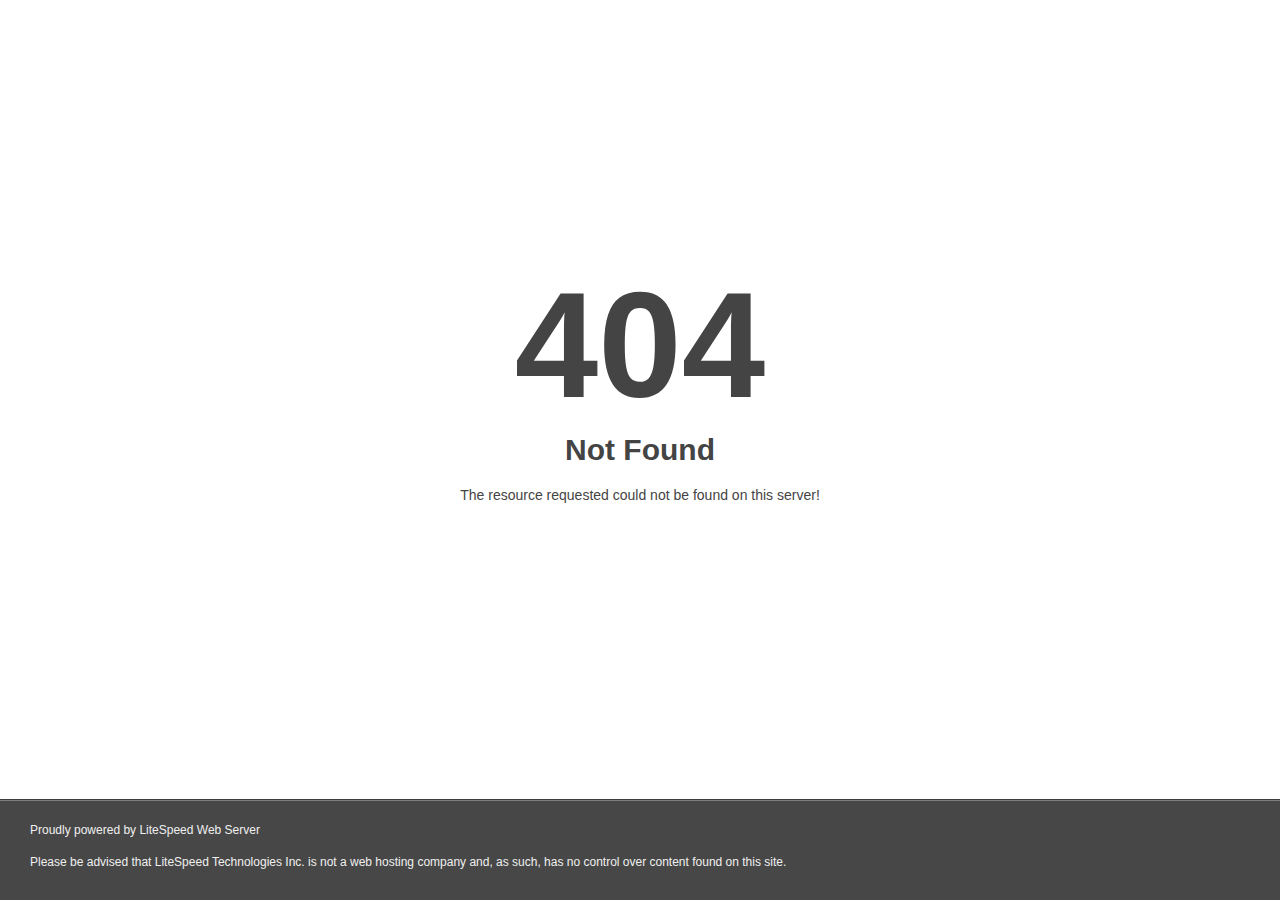
<file: images/flags/index.html>
<!DOCTYPE html>
<html style="height:100%">
<head>
<meta name="viewport" content="width=device-width, initial-scale=1, shrink-to-fit=no" />
<title> 404 Not Found
</title><style>@media (prefers-color-scheme:dark){body{background-color:#000!important}}</style></head>
<body style="color: #444; margin:0;font: normal 14px/20px Arial, Helvetica, sans-serif; height:100%; background-color: #fff;">
<div style="height:auto; min-height:100%; ">     <div style="text-align: center; width:800px; margin-left: -400px; position:absolute; top: 30%; left:50%;">
        <h1 style="margin:0; font-size:150px; line-height:150px; font-weight:bold;">404</h1>
<h2 style="margin-top:20px;font-size: 30px;">Not Found
</h2>
<p>The resource requested could not be found on this server!</p>
</div></div><div style="color:#f0f0f0; font-size:12px;margin:auto;padding:0px 30px 0px 30px;position:relative;clear:both;height:100px;margin-top:-101px;background-color:#474747;border-top: 1px solid rgba(0,0,0,0.15);box-shadow: 0 1px 0 rgba(255, 255, 255, 0.3) inset;">
<br>Proudly powered by LiteSpeed Web Server<p>Please be advised that LiteSpeed Technologies Inc. is not a web hosting company and, as such, has no control over content found on this site.</p></div></body></html>
</file>
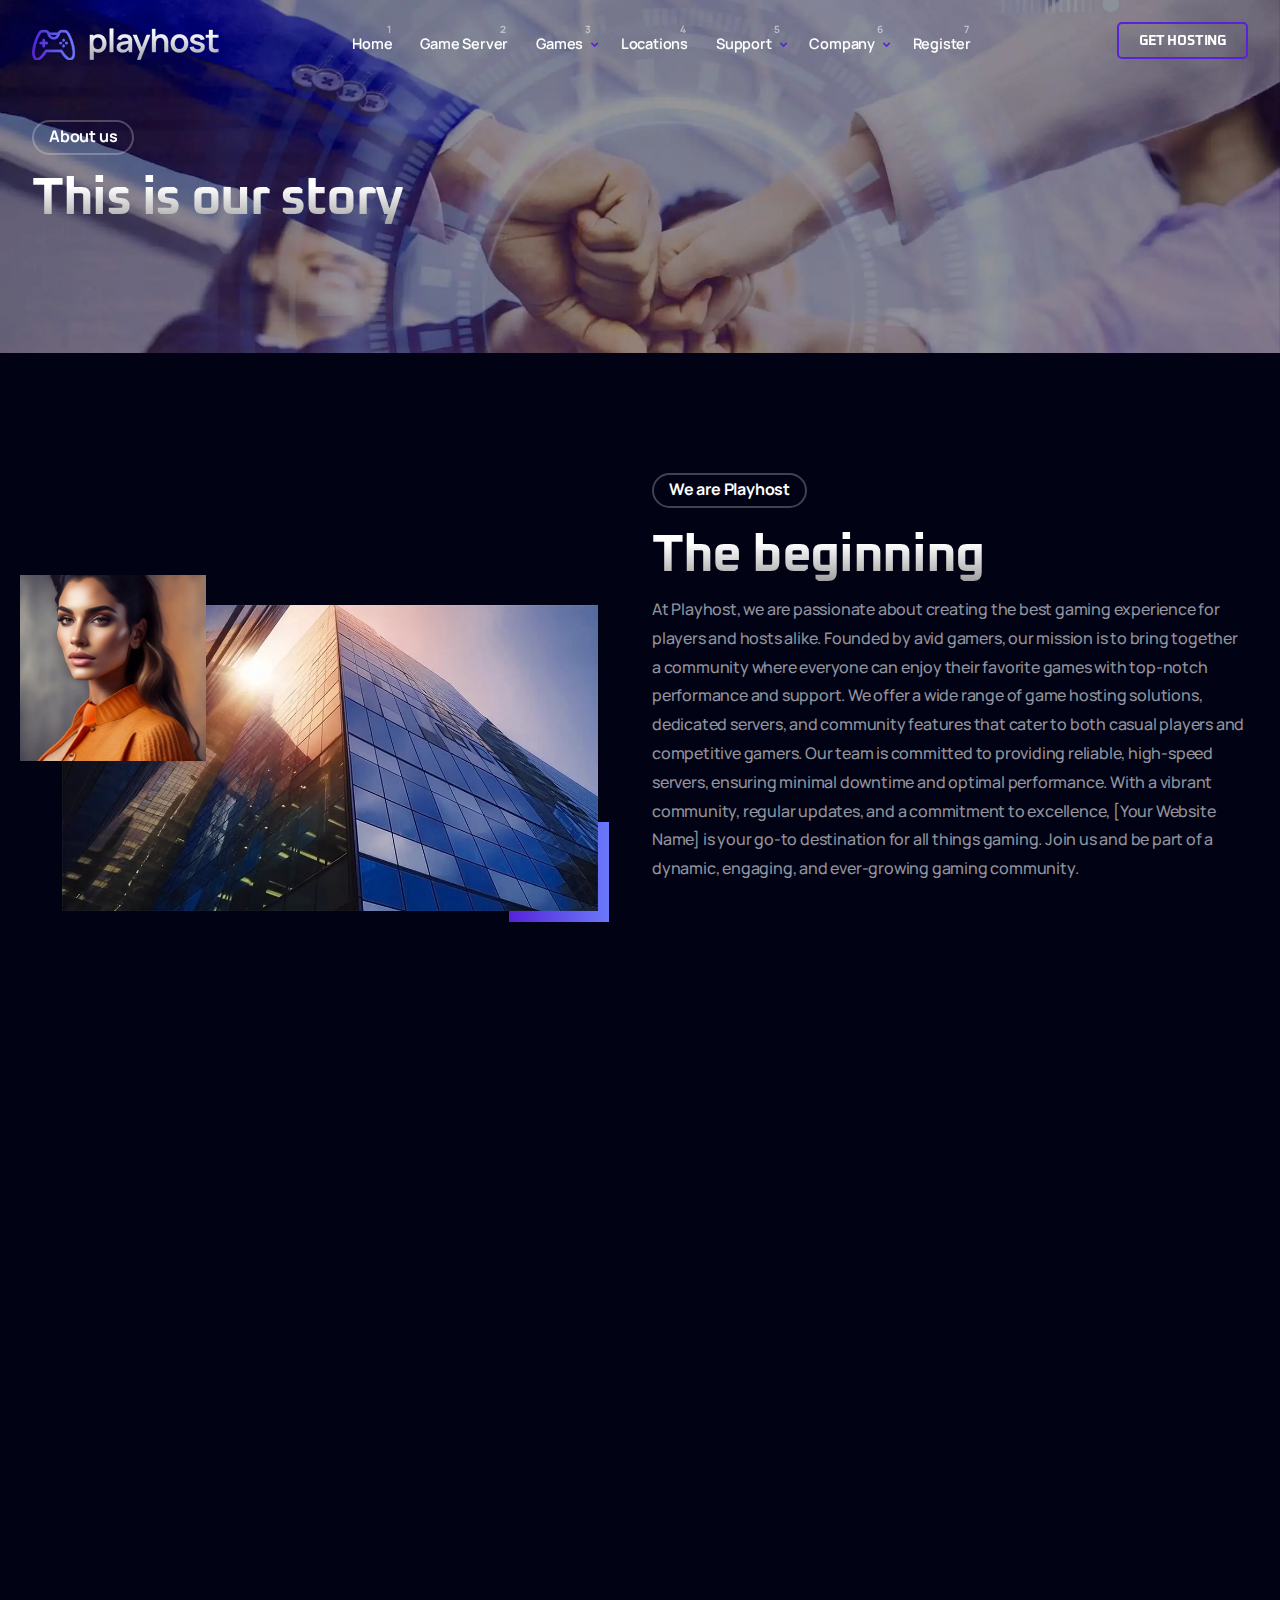
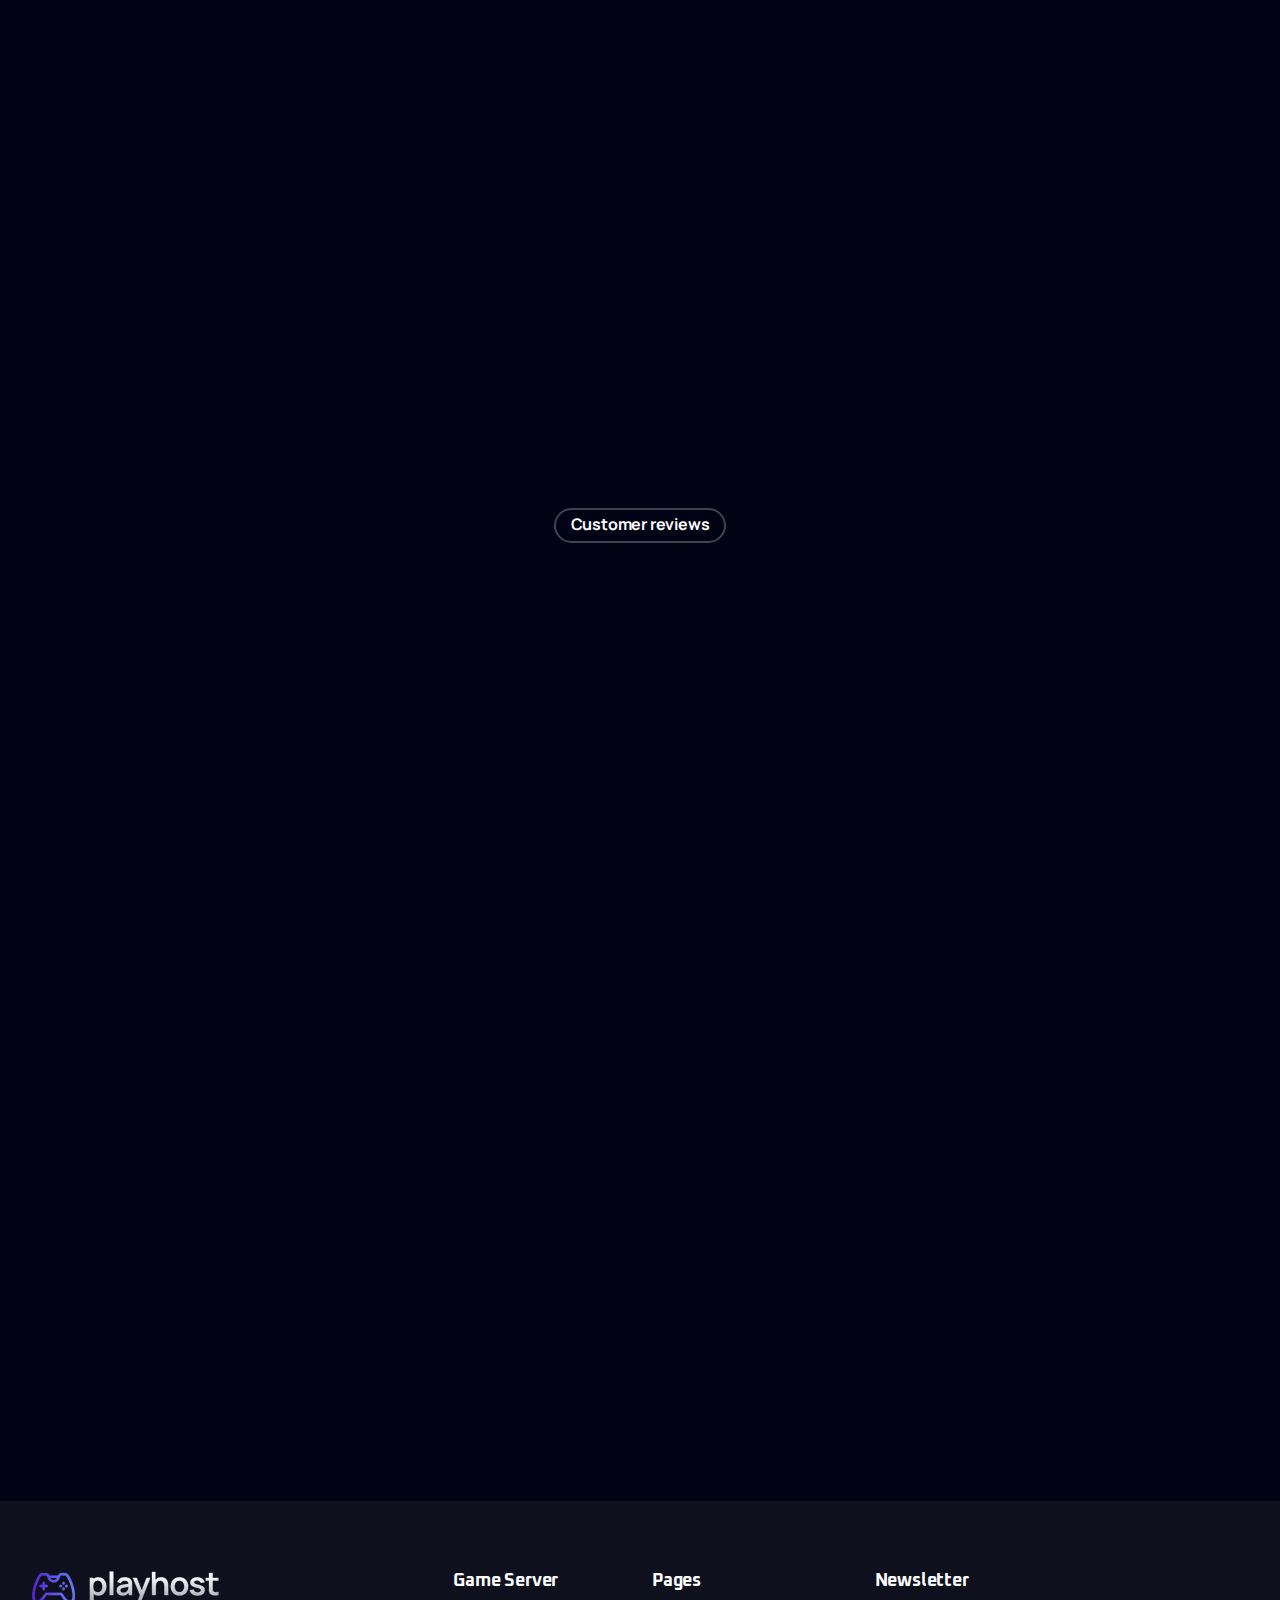
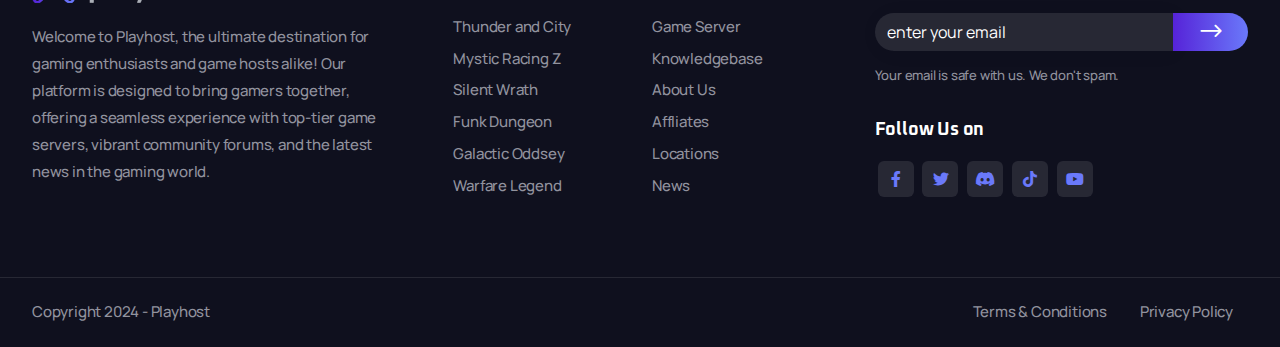
<file: about.html>
<!DOCTYPE html>
<html lang="en">
<head>
    <title>Playhost - Game Hosting Website</title>
    <link rel="icon" href="images/icon.png" type="image/gif" sizes="16x16">
    <meta content="text/html;charset=utf-8" http-equiv="Content-Type">
    <meta content="width=device-width, initial-scale=1.0" name="viewport" >
    <meta content="Playhost - Game Hosting Website Template" name="description" >
    <meta content="" name="keywords" >
    <meta content="" name="author" >
    <!-- CSS Files
    ================================================== -->
    <link href="css/bootstrap.min.css" rel="stylesheet" type="text/css" id="bootstrap">
    <link href="css/plugins.css" rel="stylesheet" type="text/css" >
    <link href="css/swiper.css" rel="stylesheet" type="text/css" >
    <link href="css/style.css" rel="stylesheet" type="text/css" >
    <link href="css/coloring.css" rel="stylesheet" type="text/css" >
    <!-- color scheme -->
    <link id="colors" href="css/colors/scheme-01.css" rel="stylesheet" type="text/css" >

</head>

<body class="dark-scheme">
    <div id="wrapper">
        <div class="float-text show-on-scroll">
            <span><a href="#">Scroll to top</a></span>
        </div>
        <div class="scrollbar-v show-on-scroll"></div>
        <!-- page preloader begin -->
        <div id="de-loader"></div>
        <!-- page preloader close -->

        <!-- header begin -->
        <header class="transparent">
            <div class="container">
                <div class="row">
                    <div class="col-md-12">
                        <div class="de-flex sm-pt10">
                            <div class="de-flex-col">
                                <div class="de-flex-col">
                                    <!-- logo begin -->
                                    <div id="logo">
                                        <a href="index.html">
                                            <img class="logo-main" src="images/logo.png" alt="" >
                                            <img class="logo-mobile" src="images/logo-mobile.png" alt="" >
                                        </a>
                                    </div>
                                    <!-- logo close -->
                                </div>
                            </div>
                            <div class="de-flex-col header-col-mid">
                                <ul id="mainmenu">
                                    <li><a class="menu-item" href="index.html">Home</a>
                                    </li>
                                    <li>
                                        <a class="menu-item" href="game-server-1.html">Game Server</a>
                                    </li>
                                    <li>
                                        <a class="menu-item" href="game-server-1.html">Games</a>
                                        <ul class="mega">
                                            <li>
                                                <div class="container">
                                                    <div class="sb-menu p-lg-4 p-sm-0">
                                                        <div class="row g-lg-4 g-sm-0">
                                                            <div class="col-lg-3">
                                                                <div class="d-list-small">
                                                                    <a href="pricing-table-one.html">
                                                                        <img src="images/covers-square/1.webp" class="" alt="">
                                                                        <h5>Thunder and City</h5>
                                                                    </a>
                                                                </div>
                                                                <div class="d-list-small">
                                                                    <a href="pricing-table-one.html">
                                                                        <img src="images/covers-square/2.webp" class="" alt="">
                                                                        <h5>Mystic Racing Z</h5>
                                                                    </a>
                                                                </div>
                                                                <div class="d-list-small">
                                                                    <a href="pricing-table-one.html">
                                                                        <img src="images/covers-square/3.webp" class="" alt="">
                                                                        <h5>Silent Wrath</h5>
                                                                    </a>
                                                                </div>
                                                            </div>

                                                            <div class="col-lg-3">
                                                                <div class="d-list-small">
                                                                    <a href="pricing-table-one.html">
                                                                        <img src="images/covers-square/4.webp" class="" alt="">
                                                                        <h5>Funk Dungeon</h5>
                                                                    </a>
                                                                </div>
                                                                <div class="d-list-small">
                                                                    <a href="pricing-table-one.html">
                                                                        <img src="images/covers-square/5.webp" class="" alt="">
                                                                        <h5>Galactic Odyssey</h5>
                                                                    </a>
                                                                </div>
                                                                <div class="d-list-small">
                                                                    <a href="pricing-table-one.html">
                                                                        <img src="images/covers-square/6.webp" class="" alt="">
                                                                        <h5>Warfare Legends</h5>
                                                                    </a>
                                                                </div>
                                                            </div>

                                                            <div class="col-lg-3">
                                                                <div class="d-list-small">
                                                                    <a href="pricing-table-one.html">
                                                                        <img src="images/covers-square/7.webp" class="" alt="">
                                                                        <h5>Raceway Revolution</h5>
                                                                    </a>
                                                                </div>
                                                                <div class="d-list-small">
                                                                    <a href="pricing-table-one.html">
                                                                        <img src="images/covers-square/8.webp" class="" alt="">
                                                                        <h5>Starborne Odyssey</h5>
                                                                    </a>
                                                                </div>
                                                                <div class="d-list-small">
                                                                    <a href="pricing-table-one.html">
                                                                        <img src="images/covers-square/9.webp" class="" alt="">
                                                                        <h5>Cyber Nexus</h5>
                                                                    </a>
                                                                </div>
                                                            </div>

                                                            <div class="col-lg-3">
                                                                <div class="d-list-small">
                                                                    <a href="pricing-table-one.html">
                                                                        <img src="images/covers-square/10.webp" class="" alt="">
                                                                        <h5>Ancient Realms</h5>
                                                                    </a>
                                                                </div>
                                                                <div class="d-list-small">
                                                                    <a href="pricing-table-one.html">
                                                                        <img src="images/covers-square/11.webp" class="" alt="">
                                                                        <h5>Alien Football</h5>
                                                                    </a>
                                                                </div>
                                                                <div class="d-list-small">
                                                                    <a href="pricing-table-one.html">
                                                                        <img src="images/covers-square/12.webp" class="" alt="">
                                                                        <h5>Shadow of Night</h5>
                                                                    </a>
                                                                </div>
                                                            </div>

                                                        </div>
                                                    </div>
                                                </div>                                                
                                            </li>
                                        </ul>
                                    </li>
                                    <li><a class="menu-item" href="locations.html">Locations</a></li>
                                    <li><a class="menu-item" href="#">Support</a>
                                        <ul>
                                            <li><a class="menu-item" href="knowledgebase.html">Knowledgebase</a></li>
                                            <li><a class="menu-item" href="faq.html">FAQ</a></li>
                                            <li><a class="menu-item" href="contact.html">Contact</a></li>
                                        </ul>
                                    </li>
                                    <li><a class="menu-item" href="#">Company</a>
                                        <ul>
                                            <li><a class="menu-item" href="about.html">About Us</a></li>
                                            <li><a class="menu-item" href="affliate.html">Affliates</a></li>
                                            <li><a class="menu-item" href="news.html">News</a></li>
                                        </ul>
                                    </li>
                                    <li><a class="menu-item" href="register.html">Register</a></li>
                                </ul>
                            </div>
                            <div class="de-flex-col">
                                <div class="menu_side_area">
                                    <a href="game-server-1.html" class="btn-main btn-line"><span>Get Hosting</span></a>
                                    <span id="menu-btn"></span>
                                </div>
                            </div>
                        </div>
                    </div>
                </div>
            </div>
        </header>
        <!-- header close -->
        <!-- content begin -->
        <div class="no-bottom no-top" id="content">
            <div id="top"></div>

            <section id="subheader" class="jarallax">
                <img src="images/background/subheader-about.webp" class="jarallax-img" alt="">
                <div class="container z-1000">
                    <div class="row">
                        <div class="col-lg-12">
                            <div class="subtitle wow fadeInUp mb-3">About us</div>
                        </div>
                        <div class="col-lg-6">
                            <h2 class="wow fadeInUp mb20" data-wow-delay=".2s">This is our story</h2>
                        </div>                 
                    </div>
                </div>
            </section>
            
            <section class="no-bottom">
                <div class="container">
                    <div class="row align-items-center gh-5">
                        <div class="col-lg-6 position-relative">
                            <div class="images-deco-1">
                                <img src="images/misc/building.webp" class="d-img-1 wow zoomIn" data-wow-delay="0s" alt="">
                                <img src="images/misc/girl-ai.webp" class="d-img-2 wow zoomIn" data-wow-delay=".5s" alt="">
                                <div class="d-img-3 bg-color wow zoomIn" data-wow-delay=".6s"></div>
                            </div>
                        </div>
                        <div class="col-lg-6">
                            <div class="subtitle mb20">We are Playhost</div>
                            <h2 class="wow fadeInUp">The beginning</h2>
                            <p class="wow fadeInUp">
                                At Playhost, we are passionate about creating the best gaming experience for players and hosts alike. Founded by avid gamers, our mission is to bring together a community where everyone can enjoy their favorite games with top-notch performance and support. We offer a wide range of game hosting solutions, dedicated servers, and community features that cater to both casual players and competitive gamers. Our team is committed to providing reliable, high-speed servers, ensuring minimal downtime and optimal performance. With a vibrant community, regular updates, and a commitment to excellence, [Your Website Name] is your go-to destination for all things gaming. Join us and be part of a dynamic, engaging, and ever-growing gaming community.</p>
                            <div class="year-card wow fadeInUp">
                                <h1><span class="id-color">25</span></h1>
                                <div class="atr-desc">Years<br>Experience<br>Hosting</div>
                            </div>
                        </div>
                    </div>
                </div>
            </section>

            <section  class="no-bottom">
                <div class="container">
                    <div class="row">
                        <div class="col-lg-8 offset-lg-2">
                            <div class="row gx-5">
                                <div class="col-lg-6 col-md-6 wow fadeInRight" data-wow-delay=".2s">
                                    <h4>Our Vision</h4>
                                    <p>At Playhost, our vision is to create a global community where gamers of all levels can connect, compete, and thrive. We aim to be the leading platform for game hosting and community engagement, setting new standards in performance, reliability, and user experience. By fostering an inclusive and dynamic environment, we strive to unite gamers from all corners of the world, making gaming a more enjoyable and accessible pastime for everyone.</p>
                                </div>
                                <div class="col-lg-6 col-md-6 wow fadeInRight" data-wow-delay=".4s">
                                    <h4>Our Mission</h4>
                                    <p>Our mission at Playhost is to provide unparalleled gaming experiences through state-of-the-art hosting solutions and a vibrant community platform. We are dedicated to ensuring our users have access to the best tools, resources, and support to enhance their gaming adventures. By continually innovating and listening to our community, we aim to deliver exceptional service and foster a space where gamers can grow, connect, and share their passion.</p>
                                </div>
                            </div>
                        </div>
                    </div>
                </div>
            </section>

            <section class="no-bottom wow fadeInUp">
                <div class="container">
                    <div class="row">
                        <div class="col-lg-3">
                            <div class="subtitle mb20">Our solid team</div>
                            <h2 class="mb20 wow fadeInUp">Behind the scene</h2>
                        </div>

                        <div class="col-lg-3 col-md-6 col-sm-6 mb-sm-30">
                            <div class="f-profile text-center">
                                <div class="fp-wrap f-invert">
                                    <div class="fpw-overlay">
                                        <div class="fpwo-wrap">
                                            <div class="fpwow-icons">
                                                <a href="#"><i class="fa-brands fa-facebook fa-lg"></i></a>
                                                <a href="#"><i class="fa-brands fa-twitter fa-lg"></i></a>
                                                <a href="#"><i class="fa-brands fa-linkedin fa-lg"></i></a>
                                                <a href="#"><i class="fa-brands fa-instagram fa-lg"></i></a>
                                                <a href="#"><i class="fa-brands fa-tiktok fa-lg"></i></a>
                                            </div>
                                        </div>
                                    </div>                                  
                                    <div class="fpw-overlay-btm"></div>
                                    <img src="images/team/1.webp" class="fp-image img-fluid" alt="">
                                </div>

                                <h4>Robyn Peel</h4>
                                CEO Founder
                            </div>
                        </div>
                        
                        <div class="col-lg-3 col-md-6 col-sm-6 mb-sm-30">
                            <div class="f-profile text-center">
                                <div class="fp-wrap f-invert">
                                    <div class="fpw-overlay">
                                        <div class="fpwo-wrap">
                                            <div class="fpwow-icons">
                                                <a href="#"><i class="fa-brands fa-facebook fa-lg"></i></a>
                                                <a href="#"><i class="fa-brands fa-twitter fa-lg"></i></a>
                                                <a href="#"><i class="fa-brands fa-linkedin fa-lg"></i></a>
                                                <a href="#"><i class="fa-brands fa-instagram fa-lg"></i></a>
                                                <a href="#"><i class="fa-brands fa-tiktok fa-lg"></i></a>
                                            </div>
                                        </div>
                                    </div>                                  
                                    <div class="fpw-overlay-btm"></div>
                                    <img src="images/team/3.webp" class="fp-image img-fluid" alt="">
                                </div>

                                <h4>Anna Shepard</h4>
                                Director
                            </div>
                        </div>
                        
                        <div class="col-lg-3 col-md-6 col-sm-6 mb-sm-30">
                            <div class="f-profile text-center">
                                <div class="fp-wrap f-invert">
                                    <div class="fpw-overlay">
                                        <div class="fpwo-wrap">
                                            <div class="fpwow-icons">
                                                <a href="#"><i class="fa-brands fa-facebook fa-lg"></i></a>
                                                <a href="#"><i class="fa-brands fa-twitter fa-lg"></i></a>
                                                <a href="#"><i class="fa-brands fa-linkedin fa-lg"></i></a>
                                                <a href="#"><i class="fa-brands fa-instagram fa-lg"></i></a>
                                                <a href="#"><i class="fa-brands fa-tiktok fa-lg"></i></a>
                                            </div>
                                        </div>
                                    </div>                                  
                                    <div class="fpw-overlay-btm"></div>
                                    <img src="images/team/4.webp" class="fp-image img-fluid" alt="">
                                </div>

                                <h4>Fynley Wilkinson</h4>
                                Developer
                            </div>
                        </div>
                    </div>
                </div>
            </section>

            <section id="section-testimonial" class="no-bottom">
                <div class="container">
                    <div class="row">
                        <div class="col-md-12 text-center">
                            <div class="subtitle mb20">Customer reviews</div>
                            <h2 class="wow fadeInUp">4.85 out of 5</h2>
                            <div class="spacer-20"></div>
                        </div>
                    </div>
                </div>
                <div class="container-fluid">
                    <div class="row">
                        <div class="owl-carousel owl-theme wow fadeInUp" id="testimonial-carousel">
                            <div class="item">
                                <div class="de_testi type-2">
                                    <blockquote>
                                        <div class="de-rating-ext">
                                            <span class="d-stars">
                                                <i class="fa fa-star"></i>
                                                <i class="fa fa-star"></i>
                                                <i class="fa fa-star"></i>
                                                <i class="fa fa-star"></i>
                                                <i class="fa fa-star"></i>
                                            </span>
                                        </div>
                                        <p>"I've been using Playhost for my game server needs, and I couldn't be happier. The server uptime is fantastic, and the customer support team is always quick to assist with any issues."
                                        </p>
                                        <div class="de_testi_by">
                                            <img alt="" src="images/people/1.jpg"> <span>Michael S.</span>
                                        </div>
                                    </blockquote>
                                </div>
                            </div>
                            <div class="item">
                                <div class="de_testi type-2">
                                    <blockquote>
                                        <div class="de-rating-ext">
                                            <span class="d-stars">
                                                <i class="fa fa-star"></i>
                                                <i class="fa fa-star"></i>
                                                <i class="fa fa-star"></i>
                                                <i class="fa fa-star"></i>
                                                <i class="fa fa-star"></i>
                                            </span>
                                        </div>
                                        <p>"Running a game server used to be a hassle, but Playhost makes it easy. The control panel is user-friendly, and I love how they handle server maintenance and updates."</p>
                                        <div class="de_testi_by">
                                            <img alt="" src="images/people/2.jpg"> <span>Robert L.</span>
                                        </div>
                                    </blockquote>
                                </div>
                            </div>
                            <div class="item">
                                <div class="de_testi type-2">
                                    <blockquote>
                                        <div class="de-rating-ext">
                                            <span class="d-stars">
                                                <i class="fa fa-star"></i>
                                                <i class="fa fa-star"></i>
                                                <i class="fa fa-star"></i>
                                                <i class="fa fa-star"></i>
                                                <i class="fa fa-star"></i>
                                            </span>
                                        </div>
                                        <p>"I've tried several hosting providers in the past, and Playhost is by far the best. Their server performance is top-notch, and I've never experienced lag while playing with friends."</p>
                                        <div class="de_testi_by">
                                            <img alt="" src="images/people/3.jpg"> <span>Jake M.</span>
                                        </div>
                                    </blockquote>
                                </div>
                            </div>
                            <div class="item">
                                <div class="de_testi type-2">
                                    <blockquote>
                                        <div class="de-rating-ext">
                                            <span class="d-stars">
                                                <i class="fa fa-star"></i>
                                                <i class="fa fa-star"></i>
                                                <i class="fa fa-star"></i>
                                                <i class="fa fa-star"></i>
                                                <i class="fa fa-star"></i>
                                            </span>
                                        </div>
                                        <p>As a new server owner, I was worried about setup and configuration, but Playhost made it a breeze. They have detailed tutorials and helpful support, which made the process smooth."</p>
                                        <div class="de_testi_by">
                                            <img alt="" src="images/people/4.jpg"> <span>Alex P.</span>
                                        </div>
                                    </blockquote>
                                </div>
                            </div>
                            <div class="item">
                                <div class="de_testi type-2">
                                    <blockquote>
                                        <div class="de-rating-ext">
                                            <span class="d-stars">
                                                <i class="fa fa-star"></i>
                                                <i class="fa fa-star"></i>
                                                <i class="fa fa-star"></i>
                                                <i class="fa fa-star"></i>
                                                <i class="fa fa-star"></i>
                                            </span>
                                        </div>
                                        <p>"The flexibility Playhost offers is incredible. I can easily switch between game servers or even host multiple games on the same plan. It's a gamer's dream come true!"</p>
                                        <div class="de_testi_by">
                                            <img alt="" src="images/people/5.jpg"> <span>Carlos R.</span>
                                        </div>
                                    </blockquote>
                                </div>
                            </div>
                            <div class="item">
                                <div class="de_testi type-2">
                                    <blockquote>
                                        <div class="de-rating-ext">
                                            <span class="d-stars">
                                                <i class="fa fa-star"></i>
                                                <i class="fa fa-star"></i>
                                                <i class="fa fa-star"></i>
                                                <i class="fa fa-star"></i>
                                                <i class="fa fa-star"></i>
                                            </span>
                                        </div>
                                        <p>"I've been a loyal customer of Playhost for years now. Their dedication to keeping their hardware up-to-date ensures my gaming experience is always optimal."</p>
                                        <div class="de_testi_by">
                                            <img alt="" src="images/people/6.jpg"> <span>Edward B.</span>
                                        </div>
                                    </blockquote>
                                </div>
                            </div>
                            <div class="item">
                                <div class="de_testi type-2">
                                    <blockquote>
                                        <div class="de-rating-ext">
                                            <span class="d-stars">
                                                <i class="fa fa-star"></i>
                                                <i class="fa fa-star"></i>
                                                <i class="fa fa-star"></i>
                                                <i class="fa fa-star"></i>
                                                <i class="fa fa-star"></i>
                                            </span>
                                        </div>
                                        <p>"When our community needed a reliable server for our esports tournaments, we turned to Playhost, and they've never let us down. Their servers are perfect for competitive gaming."</p>
                                        <div class="de_testi_by">
                                            <img alt="" src="images/people/7.jpg"> <span>Daniel H.</span>
                                        </div>
                                    </blockquote>
                                </div>
                            </div>
                            <div class="item">
                                <div class="de_testi type-2">
                                    <blockquote>
                                        <div class="de-rating-ext">
                                            <span class="d-stars">
                                                <i class="fa fa-star"></i>
                                                <i class="fa fa-star"></i>
                                                <i class="fa fa-star"></i>
                                                <i class="fa fa-star"></i>
                                                <i class="fa fa-star"></i>
                                            </span>
                                        </div>
                                        <p>"The DDoS protection from Playhost is a lifesaver. We used to get attacked regularly, but since switching to their servers, we haven't had any downtime."</p>
                                        <div class="de_testi_by">
                                            <img alt="" src="images/people/8.jpg"> <span>Bryan G.</span>
                                        </div>
                                    </blockquote>
                                </div>
                            </div>
                        </div>
                    </div>
                </div>
            </section>

            <section>
                <div class="container">
                    <div class="row text-center">
                        <div class="col-lg-3 col-sm-6 mb-sm-30 position-relative">
                            <div class="de_count text-light wow fadeInUp">
                                <h3 class="timer id-color" data-to="15425" data-speed="3000">0</h3>
                                <h4 class="text-uppercase">Happy<br>Gamers</h4>
                            </div>
                        </div>
                        <div class="col-lg-3 col-sm-6 mb-sm-30 position-relative">
                            <div class="de_count text-light wow fadeInUp">
                                <h3 class="timer text-line" data-to="8745" data-speed="3000">0</h3>
                                <h4 class="text-uppercase">Servers<br>Ordered</h4>
                            </div>
                        </div>
                        <div class="col-lg-3 col-sm-6 mb-sm-30 position-relative">
                            <div class="de_count text-light wow fadeInUp">
                                <h3 class="timer id-color" data-to="235" data-speed="3000">0</h3>
                                <h4 class="text-uppercase">Awards<br>Winning</h4>
                            </div>
                        </div>
                        <div class="col-lg-3 col-sm-6 mb-sm-30 position-relative">
                            <div class="de_count text-light wow fadeInUp">
                                <h3 class="timer text-line" data-to="15" data-speed="3000">0</h3>
                                <h4 class="text-uppercase">Years<br>Experience</h4>
                            </div>
                        </div>
                    </div>
                </div>
            </section>

        </div>
        <!-- content close -->
        <!-- footer begin -->
        <footer>
            <div class="container">
                <div class="row gx-5">
                    <div class="col-lg-4">
                        <img src="images/logo.png" alt="" >
                        <div class="spacer-20"></div>
                        <p>Welcome to Playhost, the ultimate destination for gaming enthusiasts and game hosts alike! Our platform is designed to bring gamers together, offering a seamless experience with top-tier game servers, vibrant community forums, and the latest news in the gaming world.</p>
                    </div>
                    <div class="col-lg-4">
                        <div class="row">
                            <div class="col-lg-6 col-sm-6">
                                <div class="widget">
                                    <h5>Game Server</h5>
                                    <ul>
                                        <li><a href="#">Thunder and City</a></li>
                                        <li><a href="#">Mystic Racing Z</a></li>
                                        <li><a href="#">Silent Wrath</a></li>
                                        <li><a href="#">Funk Dungeon</a></li>
                                        <li><a href="#">Galactic Oddsey</a></li>
                                        <li><a href="#">Warfare Legend</a></li>
                                    </ul>
                                </div>
                            </div>
                            <div class="col-lg-6 col-sm-6">
                                <div class="widget">
                                    <h5>Pages</h5>
                                    <ul>
                                        <li><a href="#">Game Server</a></li>
                                        <li><a href="#">Knowledgebase</a></li>
                                        <li><a href="#">About Us</a></li>
                                        <li><a href="#">Affliates</a></li>
                                        <li><a href="#">Locations</a></li>
                                        <li><a href="#">News</a></li>
                                    </ul>
                                </div>
                            </div>
                        </div>
                    </div>
                    <div class="col-lg-4">
                        <div class="widget">
                            <h5>Newsletter</h5>
                            <form action="https://madebydesignesia.com/themes/playhost/blank.php" class="row form-dark" id="form_subscribe" method="post" name="form_subscribe">
                                <div class="col text-center">
                                    <input class="form-control" id="txt_subscribe" name="txt_subscribe" placeholder="enter your email" type="text" > <a href="#" id="btn-subscribe"><i class="arrow_right bg-color-secondary"></i></a>
                                    <div class="clearfix"></div>
                                </div>
                            </form>
                            <div class="spacer-10"></div>
                            <small>Your email is safe with us. We don't spam.</small>
                            <div class="spacer-30"></div>
                            <div class="widget">
                                <h5>Follow Us on</h5>
                                <div class="social-icons">
                                    <a href="#"><i class="fa-brands fa-facebook-f"></i></a>
                                    <a href="#"><i class="fa-brands fa-twitter"></i></a>
                                    <a href="#"><i class="fa-brands fa-discord"></i></a>
                                    <a href="#"><i class="fa-brands fa-tiktok"></i></a>
                                    <a href="#"><i class="fa-brands fa-youtube"></i></a>
                                </div>
                            </div>
                        </div>
                    </div>
                </div>
            </div>
            <div class="subfooter">
                <div class="container">
                    <div class="row">
                        <div class="col-md-12">
                            <div class="de-flex">
                                <div class="de-flex-col">
                                    <a href="index.html">
                                        Copyright 2024 - Playhost
                                    </a>
                                </div>
                                <ul class="menu-simple">
                                    <li><a href="#">Terms &amp; Conditions</a></li>
                                    <li><a href="#">Privacy Policy</a></li>
                                </ul>
                            </div>
                        </div>
                    </div>
                </div>
            </div>
        </footer>
        <!-- footer close -->
    </div>


    
    <!-- Javascript Files
    ================================================== -->
    <script src="js/plugins.js"></script>
    <script src="js/designesia.js"></script>
</body>


</html>
</file>
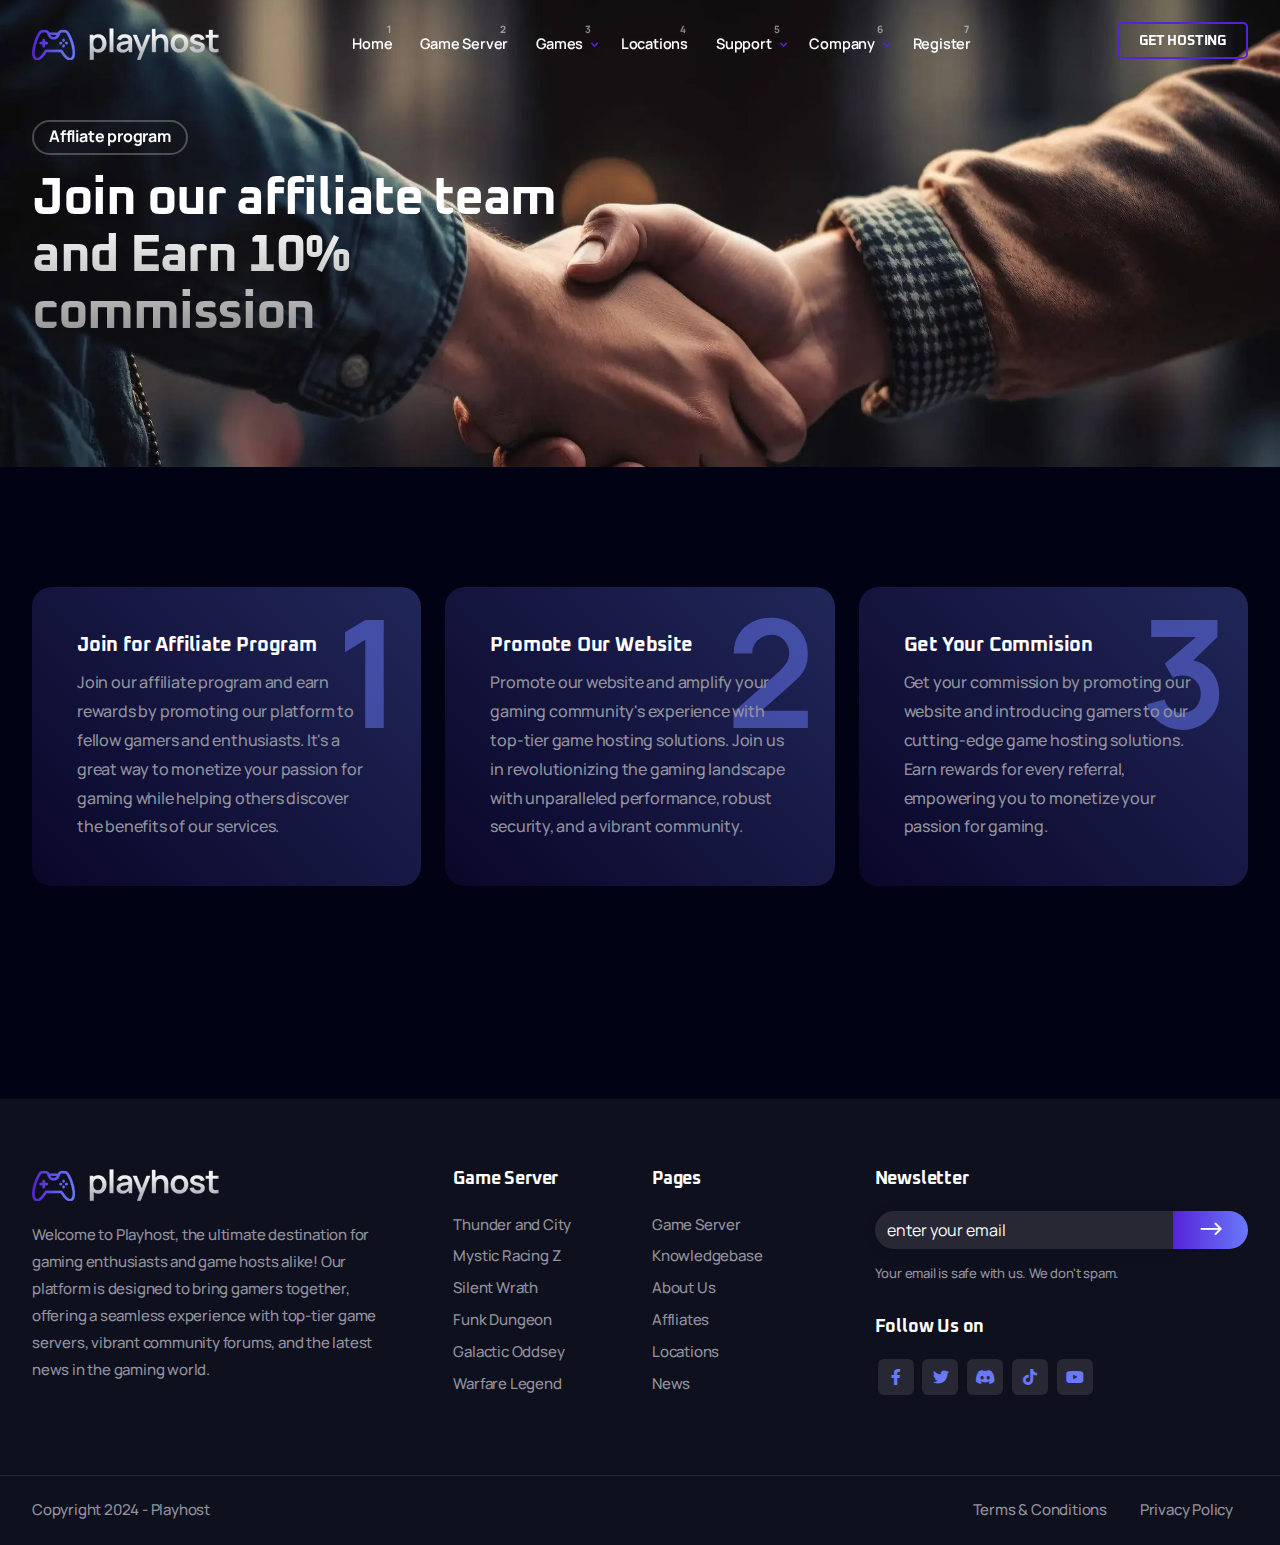
<file: affliate.html>
<!DOCTYPE html>
<html lang="en">
<head>
    <title>Playhost - Game Hosting Website</title>
    <link rel="icon" href="images/icon.png" type="image/gif" sizes="16x16">
    <meta content="text/html;charset=utf-8" http-equiv="Content-Type">
    <meta content="width=device-width, initial-scale=1.0" name="viewport" >
    <meta content="Playhost - Game Hosting Website Template" name="description" >
    <meta content="" name="keywords" >
    <meta content="" name="author" >
    <!-- CSS Files
    ================================================== -->
    <link href="css/bootstrap.min.css" rel="stylesheet" type="text/css" id="bootstrap">
    <link href="css/plugins.css" rel="stylesheet" type="text/css" >
    <link href="css/swiper.css" rel="stylesheet" type="text/css" >
    <link href="css/style.css" rel="stylesheet" type="text/css" >
    <link href="css/coloring.css" rel="stylesheet" type="text/css" >
    <!-- color scheme -->
    <link id="colors" href="css/colors/scheme-01.css" rel="stylesheet" type="text/css" >

</head>

<body class="dark-scheme">
    <div id="wrapper">
        <div class="float-text show-on-scroll">
            <span><a href="#">Scroll to top</a></span>
        </div>
        <div class="scrollbar-v show-on-scroll"></div>
        <!-- page preloader begin -->
        <div id="de-loader"></div>
        <!-- page preloader close -->

        <!-- header begin -->
        <header class="transparent">
            <div class="container">
                <div class="row">
                    <div class="col-md-12">
                        <div class="de-flex sm-pt10">
                            <div class="de-flex-col">
                                <div class="de-flex-col">
                                    <!-- logo begin -->
                                    <div id="logo">
                                        <a href="index.html">
                                            <img class="logo-main" src="images/logo.png" alt="" >
                                            <img class="logo-mobile" src="images/logo-mobile.png" alt="" >
                                        </a>
                                    </div>
                                    <!-- logo close -->
                                </div>
                            </div>
                            <div class="de-flex-col header-col-mid">
                                <ul id="mainmenu">
                                    <li><a class="menu-item" href="index.html">Home</a>
                                    </li>
                                    <li>
                                        <a class="menu-item" href="game-server-1.html">Game Server</a>
                                    </li>
                                    <li>
                                        <a class="menu-item" href="game-server-1.html">Games</a>
                                        <ul class="mega">
                                            <li>
                                                <div class="container">
                                                    <div class="sb-menu p-lg-4 p-sm-0">
                                                        <div class="row g-lg-4 g-sm-0">
                                                            <div class="col-lg-3">
                                                                <div class="d-list-small">
                                                                    <a href="pricing-table-one.html">
                                                                        <img src="images/covers-square/1.webp" class="" alt="">
                                                                        <h5>Thunder and City</h5>
                                                                    </a>
                                                                </div>
                                                                <div class="d-list-small">
                                                                    <a href="pricing-table-one.html">
                                                                        <img src="images/covers-square/2.webp" class="" alt="">
                                                                        <h5>Mystic Racing Z</h5>
                                                                    </a>
                                                                </div>
                                                                <div class="d-list-small">
                                                                    <a href="pricing-table-one.html">
                                                                        <img src="images/covers-square/3.webp" class="" alt="">
                                                                        <h5>Silent Wrath</h5>
                                                                    </a>
                                                                </div>
                                                            </div>

                                                            <div class="col-lg-3">
                                                                <div class="d-list-small">
                                                                    <a href="pricing-table-one.html">
                                                                        <img src="images/covers-square/4.webp" class="" alt="">
                                                                        <h5>Funk Dungeon</h5>
                                                                    </a>
                                                                </div>
                                                                <div class="d-list-small">
                                                                    <a href="pricing-table-one.html">
                                                                        <img src="images/covers-square/5.webp" class="" alt="">
                                                                        <h5>Galactic Odyssey</h5>
                                                                    </a>
                                                                </div>
                                                                <div class="d-list-small">
                                                                    <a href="pricing-table-one.html">
                                                                        <img src="images/covers-square/6.webp" class="" alt="">
                                                                        <h5>Warfare Legends</h5>
                                                                    </a>
                                                                </div>
                                                            </div>

                                                            <div class="col-lg-3">
                                                                <div class="d-list-small">
                                                                    <a href="pricing-table-one.html">
                                                                        <img src="images/covers-square/7.webp" class="" alt="">
                                                                        <h5>Raceway Revolution</h5>
                                                                    </a>
                                                                </div>
                                                                <div class="d-list-small">
                                                                    <a href="pricing-table-one.html">
                                                                        <img src="images/covers-square/8.webp" class="" alt="">
                                                                        <h5>Starborne Odyssey</h5>
                                                                    </a>
                                                                </div>
                                                                <div class="d-list-small">
                                                                    <a href="pricing-table-one.html">
                                                                        <img src="images/covers-square/9.webp" class="" alt="">
                                                                        <h5>Cyber Nexus</h5>
                                                                    </a>
                                                                </div>
                                                            </div>

                                                            <div class="col-lg-3">
                                                                <div class="d-list-small">
                                                                    <a href="pricing-table-one.html">
                                                                        <img src="images/covers-square/10.webp" class="" alt="">
                                                                        <h5>Ancient Realms</h5>
                                                                    </a>
                                                                </div>
                                                                <div class="d-list-small">
                                                                    <a href="pricing-table-one.html">
                                                                        <img src="images/covers-square/11.webp" class="" alt="">
                                                                        <h5>Alien Football</h5>
                                                                    </a>
                                                                </div>
                                                                <div class="d-list-small">
                                                                    <a href="pricing-table-one.html">
                                                                        <img src="images/covers-square/12.webp" class="" alt="">
                                                                        <h5>Shadow of Night</h5>
                                                                    </a>
                                                                </div>
                                                            </div>

                                                        </div>
                                                    </div>
                                                </div>                                                
                                            </li>
                                        </ul>
                                    </li>
                                    <li><a class="menu-item" href="locations.html">Locations</a></li>
                                    <li><a class="menu-item" href="#">Support</a>
                                        <ul>
                                            <li><a class="menu-item" href="knowledgebase.html">Knowledgebase</a></li>
                                            <li><a class="menu-item" href="faq.html">FAQ</a></li>
                                            <li><a class="menu-item" href="contact.html">Contact</a></li>
                                        </ul>
                                    </li>
                                    <li><a class="menu-item" href="#">Company</a>
                                        <ul>
                                            <li><a class="menu-item" href="about.html">About Us</a></li>
                                            <li><a class="menu-item" href="affliate.html">Affliates</a></li>
                                            <li><a class="menu-item" href="news.html">News</a></li>
                                        </ul>
                                    </li>
                                    <li><a class="menu-item" href="register.html">Register</a></li>
                                </ul>
                            </div>
                            <div class="de-flex-col">
                                <div class="menu_side_area">
                                    <a href="game-server-1.html" class="btn-main btn-line"><span>Get Hosting</span></a>
                                    <span id="menu-btn"></span>
                                </div>
                            </div>
                        </div>
                    </div>
                </div>
            </div>
        </header>
        <!-- header close -->
        <!-- content begin -->
        <div class="no-bottom no-top" id="content">
            <div id="top"></div>

            <section id="subheader" class="jarallax">
                <img src="images/background/subheader-affliate.webp" class="jarallax-img" alt="">
                <div class="container z-1000">
                    <div class="row">
                        <div class="col-lg-12">
                            <div class="subtitle wow fadeInUp mb-3">Affliate program</div>
                        </div>
                        <div class="col-lg-6">
                            <h2 class="wow fadeInUp mb20" data-wow-delay=".2s">Join our affiliate team and  Earn 10% commission</h2>
                        </div>                 
                    </div>
                </div>
            </section>
            
            <section>
                <div class="container">
                    <div class="row row-flex">
                        <div class="col-lg-4 mb30 wow fadeInRight" data-wow-delay=".2s">
                            <div class="de-step-s1">
                                <div class="d-number wow rotateIn" data-wow-delay=".2s">1</div>
                                <h4>Join for Affiliate Program</h4>
                                <p class="">Join our affiliate program and earn rewards by promoting our platform to fellow gamers and enthusiasts. It's a great way to monetize your passion for gaming while helping others discover the benefits of our services.</p>
                            </div>
                        </div>
                        <div class="col-lg-4 mb30 wow fadeInRight" data-wow-delay=".4s">
                            <div class="de-step-s1">
                                <div class="d-number wow rotateIn" data-wow-delay=".4s">2</div>
                                <h4>Promote Our Website</h4>
                                <p class="">
                                    Promote our website and amplify your gaming community's experience with top-tier game hosting solutions. Join us in revolutionizing the gaming landscape with unparalleled performance, robust security, and a vibrant community.</p>
                            </div>
                        </div>
                        <div class="col-lg-4 mb30 wow fadeInRight" data-wow-delay=".6s">
                            <div class="de-step-s1">
                                <div class="d-number wow rotateIn" data-wow-delay=".6s">3</div>
                                <h4>Get Your Commision</h4>
                                <p class="">Get your commission by promoting our website and introducing gamers to our cutting-edge game hosting solutions. Earn rewards for every referral, empowering you to monetize your passion for gaming.</p>
                            </div>
                        </div>
                    </div>

                    <div class="col-lg-12 text-center">
                        <a class="btn-main btn-lg wow zoomIn" href="#"><span>Join Today</span></a>
                    </div>
                </div>

            </section>

        </div>
        <!-- content close -->
        <!-- footer begin -->
        <footer>
            <div class="container">
                <div class="row gx-5">
                    <div class="col-lg-4">
                        <img src="images/logo.png" alt="" >
                        <div class="spacer-20"></div>
                        <p>Welcome to Playhost, the ultimate destination for gaming enthusiasts and game hosts alike! Our platform is designed to bring gamers together, offering a seamless experience with top-tier game servers, vibrant community forums, and the latest news in the gaming world.</p>                  
                    </div>
                    <div class="col-lg-4">
                        <div class="row">
                            <div class="col-lg-6 col-sm-6">
                                <div class="widget">
                                    <h5>Game Server</h5>
                                    <ul>
                                        <li><a href="#">Thunder and City</a></li>
                                        <li><a href="#">Mystic Racing Z</a></li>
                                        <li><a href="#">Silent Wrath</a></li>
                                        <li><a href="#">Funk Dungeon</a></li>
                                        <li><a href="#">Galactic Oddsey</a></li>
                                        <li><a href="#">Warfare Legend</a></li>
                                    </ul>
                                </div>
                            </div>
                            <div class="col-lg-6 col-sm-6">
                                <div class="widget">
                                    <h5>Pages</h5>
                                    <ul>
                                        <li><a href="#">Game Server</a></li>
                                        <li><a href="#">Knowledgebase</a></li>
                                        <li><a href="#">About Us</a></li>
                                        <li><a href="#">Affliates</a></li>
                                        <li><a href="#">Locations</a></li>
                                        <li><a href="#">News</a></li>
                                    </ul>
                                </div>
                            </div>
                        </div>
                    </div>
                    <div class="col-lg-4">
                        <div class="widget">
                            <h5>Newsletter</h5>
                            <form action="https://madebydesignesia.com/themes/playhost/blank.php" class="row form-dark" id="form_subscribe" method="post" name="form_subscribe">
                                <div class="col text-center">
                                    <input class="form-control" id="txt_subscribe" name="txt_subscribe" placeholder="enter your email" type="text" > <a href="#" id="btn-subscribe"><i class="arrow_right bg-color-secondary"></i></a>
                                    <div class="clearfix"></div>
                                </div>
                            </form>
                            <div class="spacer-10"></div>
                            <small>Your email is safe with us. We don't spam.</small>
                            <div class="spacer-30"></div>
                            <div class="widget">
                                <h5>Follow Us on</h5>
                                <div class="social-icons">
                                    <a href="#"><i class="fa-brands fa-facebook-f"></i></a>
                                    <a href="#"><i class="fa-brands fa-twitter"></i></a>
                                    <a href="#"><i class="fa-brands fa-discord"></i></a>
                                    <a href="#"><i class="fa-brands fa-tiktok"></i></a>
                                    <a href="#"><i class="fa-brands fa-youtube"></i></a>
                                </div>
                            </div>
                        </div>
                    </div>
                </div>
            </div>
            <div class="subfooter">
                <div class="container">
                    <div class="row">
                        <div class="col-md-12">
                            <div class="de-flex">
                                <div class="de-flex-col">
                                    <a href="index.html">
                                        Copyright 2024 - Playhost
                                    </a>
                                </div>
                                <ul class="menu-simple">
                                    <li><a href="#">Terms &amp; Conditions</a></li>
                                    <li><a href="#">Privacy Policy</a></li>
                                </ul>
                            </div>
                        </div>
                    </div>
                </div>
            </div>
        </footer>
        <!-- footer close -->
    </div>


    <!-- Javascript Files
    ================================================== -->
    <script src="js/plugins.js"></script>
    <script src="js/designesia.js"></script>
</body>


</html>
</file>
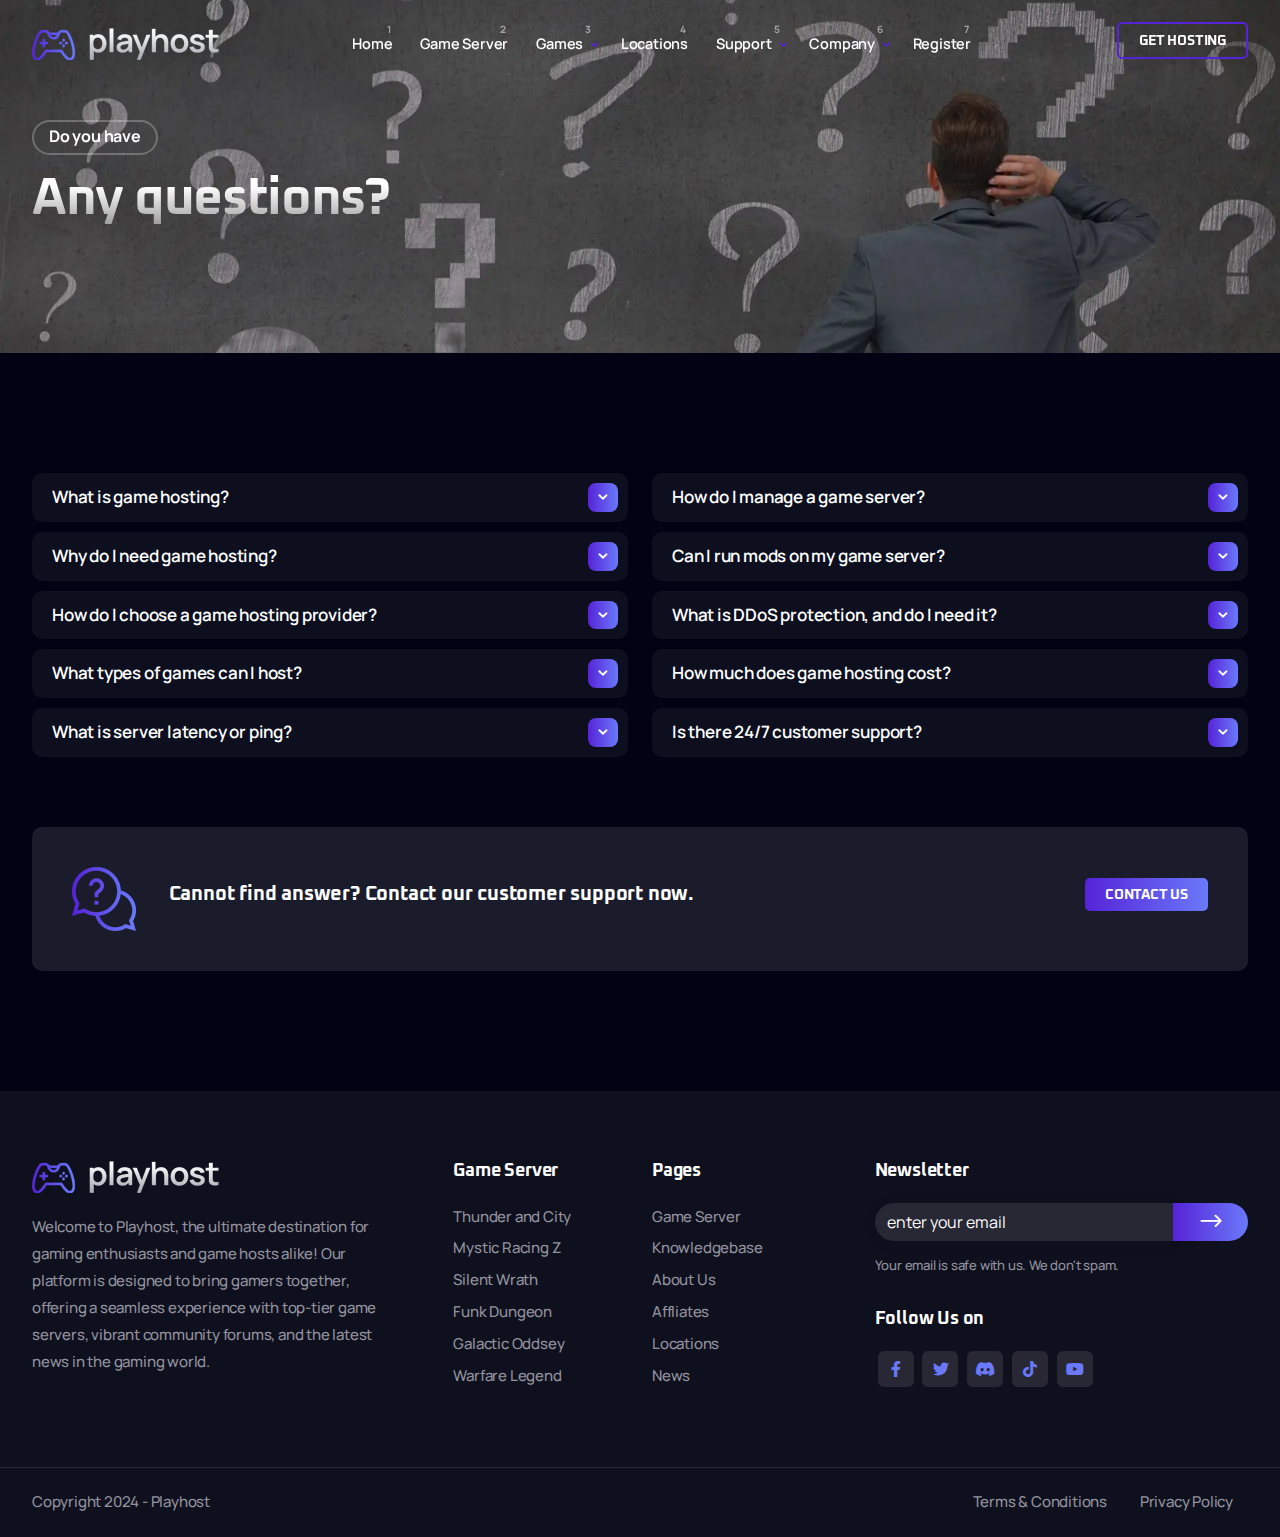
<file: faq.html>
<!DOCTYPE html>
<html lang="en">
<head>
    <title>Playhost - Game Hosting Website</title>
    <link rel="icon" href="images/icon.png" type="image/gif" sizes="16x16">
    <meta content="text/html;charset=utf-8" http-equiv="Content-Type">
    <meta content="width=device-width, initial-scale=1.0" name="viewport" >
    <meta content="Playhost - Game Hosting Website Template" name="description" >
    <meta content="" name="keywords" >
    <meta content="" name="author" >
    <!-- CSS Files
    ================================================== -->
    <link href="css/bootstrap.min.css" rel="stylesheet" type="text/css" id="bootstrap">
    <link href="css/plugins.css" rel="stylesheet" type="text/css" >
    <link href="css/swiper.css" rel="stylesheet" type="text/css" >
    <link href="css/style.css" rel="stylesheet" type="text/css" >
    <link href="css/coloring.css" rel="stylesheet" type="text/css" >
    <!-- color scheme -->
    <link id="colors" href="css/colors/scheme-01.css" rel="stylesheet" type="text/css" >

</head>

<body class="dark-scheme">
    <div id="wrapper">
        <div class="float-text show-on-scroll">
            <span><a href="#">Scroll to top</a></span>
        </div>
        <div class="scrollbar-v show-on-scroll"></div>
        <!-- page preloader begin -->
        <div id="de-loader"></div>
        <!-- page preloader close -->

        <!-- header begin -->
        <header class="transparent">
            <div class="container">
                <div class="row">
                    <div class="col-md-12">
                        <div class="de-flex sm-pt10">
                            <div class="de-flex-col">
                                <div class="de-flex-col">
                                    <!-- logo begin -->
                                    <div id="logo">
                                        <a href="index.html">
                                            <img class="logo-main" src="images/logo.png" alt="" >
                                            <img class="logo-mobile" src="images/logo-mobile.png" alt="" >
                                        </a>
                                    </div>
                                    <!-- logo close -->
                                </div>
                            </div>
                            <div class="de-flex-col header-col-mid">
                                <ul id="mainmenu">
                                    <li><a class="menu-item" href="index.html">Home</a>
                                    </li>
                                    <li>
                                        <a class="menu-item" href="game-server-1.html">Game Server</a>
                                    </li>
                                    <li>
                                        <a class="menu-item" href="game-server-1.html">Games</a>
                                        <ul class="mega">
                                            <li>
                                                <div class="container">
                                                    <div class="sb-menu p-lg-4 p-sm-0">
                                                        <div class="row g-lg-4 g-sm-0">
                                                            <div class="col-lg-3">
                                                                <div class="d-list-small">
                                                                    <a href="pricing-table-one.html">
                                                                        <img src="images/covers-square/1.webp" class="" alt="">
                                                                        <h5>Thunder and City</h5>
                                                                    </a>
                                                                </div>
                                                                <div class="d-list-small">
                                                                    <a href="pricing-table-one.html">
                                                                        <img src="images/covers-square/2.webp" class="" alt="">
                                                                        <h5>Mystic Racing Z</h5>
                                                                    </a>
                                                                </div>
                                                                <div class="d-list-small">
                                                                    <a href="pricing-table-one.html">
                                                                        <img src="images/covers-square/3.webp" class="" alt="">
                                                                        <h5>Silent Wrath</h5>
                                                                    </a>
                                                                </div>
                                                            </div>

                                                            <div class="col-lg-3">
                                                                <div class="d-list-small">
                                                                    <a href="pricing-table-one.html">
                                                                        <img src="images/covers-square/4.webp" class="" alt="">
                                                                        <h5>Funk Dungeon</h5>
                                                                    </a>
                                                                </div>
                                                                <div class="d-list-small">
                                                                    <a href="pricing-table-one.html">
                                                                        <img src="images/covers-square/5.webp" class="" alt="">
                                                                        <h5>Galactic Odyssey</h5>
                                                                    </a>
                                                                </div>
                                                                <div class="d-list-small">
                                                                    <a href="pricing-table-one.html">
                                                                        <img src="images/covers-square/6.webp" class="" alt="">
                                                                        <h5>Warfare Legends</h5>
                                                                    </a>
                                                                </div>
                                                            </div>

                                                            <div class="col-lg-3">
                                                                <div class="d-list-small">
                                                                    <a href="pricing-table-one.html">
                                                                        <img src="images/covers-square/7.webp" class="" alt="">
                                                                        <h5>Raceway Revolution</h5>
                                                                    </a>
                                                                </div>
                                                                <div class="d-list-small">
                                                                    <a href="pricing-table-one.html">
                                                                        <img src="images/covers-square/8.webp" class="" alt="">
                                                                        <h5>Starborne Odyssey</h5>
                                                                    </a>
                                                                </div>
                                                                <div class="d-list-small">
                                                                    <a href="pricing-table-one.html">
                                                                        <img src="images/covers-square/9.webp" class="" alt="">
                                                                        <h5>Cyber Nexus</h5>
                                                                    </a>
                                                                </div>
                                                            </div>

                                                            <div class="col-lg-3">
                                                                <div class="d-list-small">
                                                                    <a href="pricing-table-one.html">
                                                                        <img src="images/covers-square/10.webp" class="" alt="">
                                                                        <h5>Ancient Realms</h5>
                                                                    </a>
                                                                </div>
                                                                <div class="d-list-small">
                                                                    <a href="pricing-table-one.html">
                                                                        <img src="images/covers-square/11.webp" class="" alt="">
                                                                        <h5>Alien Football</h5>
                                                                    </a>
                                                                </div>
                                                                <div class="d-list-small">
                                                                    <a href="pricing-table-one.html">
                                                                        <img src="images/covers-square/12.webp" class="" alt="">
                                                                        <h5>Shadow of Night</h5>
                                                                    </a>
                                                                </div>
                                                            </div>

                                                        </div>
                                                    </div>
                                                </div>                                                
                                            </li>
                                        </ul>
                                    </li>
                                    <li><a class="menu-item" href="locations.html">Locations</a></li>
                                    <li><a class="menu-item" href="#">Support</a>
                                        <ul>
                                            <li><a class="menu-item" href="knowledgebase.html">Knowledgebase</a></li>
                                            <li><a class="menu-item" href="faq.html">FAQ</a></li>
                                            <li><a class="menu-item" href="contact.html">Contact</a></li>
                                        </ul>
                                    </li>
                                    <li><a class="menu-item" href="#">Company</a>
                                        <ul>
                                            <li><a class="menu-item" href="about.html">About Us</a></li>
                                            <li><a class="menu-item" href="affliate.html">Affliates</a></li>
                                            <li><a class="menu-item" href="news.html">News</a></li>
                                        </ul>
                                    </li>
                                    <li><a class="menu-item" href="register.html">Register</a></li>
                                </ul>
                            </div>
                            <div class="de-flex-col">
                                <div class="menu_side_area">
                                    <a href="game-server-1.html" class="btn-main btn-line"><span>Get Hosting</span></a>
                                    <span id="menu-btn"></span>
                                </div>
                            </div>
                        </div>
                    </div>
                </div>
            </div>
        </header>
        <!-- header close -->
        <!-- content begin -->
        <div class="no-bottom no-top" id="content">
            <div id="top"></div>
            <!-- section begin -->
            <section id="subheader" class="jarallax">
                <img src="images/background/subheader-faq.webp" class="jarallax-img" alt="">
                <div class="container z-1000">
                    <div class="row">
                        <div class="col-lg-12">
                            <div class="subtitle wow fadeInUp mb-3">Do you have</div>
                        </div>
                        <div class="col-lg-6">
                            <h2 class="wow fadeInUp mb20" data-wow-delay=".2s">Any questions?</h2>
                        </div>                 
                    </div>
                </div>
            </section>
            <!-- section close -->

            <section>
                <div class="container">
                    <div class="row">
                        <div class="col-lg-6">
                            <div class="accordion s2 wow fadeInUp">
                                <div class="accordion-section">
                                    <div class="accordion-section-title" data-tab="#accordion-a1">
                                        What is game hosting?
                                    </div>
                                    <div class="accordion-section-content" id="accordion-a1">
                                        <p>Game hosting refers to the process of renting or setting up servers to run multiplayer online games. These servers allow players to connect and play together in the same game world.</p>
                                    </div>
                                    <div class="accordion-section-title" data-tab="#accordion-a2">
                                        Why do I need game hosting?
                                    </div>
                                    <div class="accordion-section-content" id="accordion-a2">
                                        <p>Game hosting is essential for multiplayer gaming. It provides a dedicated server where players can join, ensuring a smooth and lag-free gaming experience. It also allows you to customize game settings and mods.</p>
                                    </div>                                        
                                    <div class="accordion-section-title" data-tab="#accordion-a3">
                                        How do I choose a game hosting provider?
                                    </div>
                                    <div class="accordion-section-content" id="accordion-a3">
                                        <p>Consider factors like server location, performance, scalability, customer support, and price when choosing a game hosting provider. Read reviews and ask for recommendations from fellow gamers.</p>
                                    </div>
                                    <div class="accordion-section-title" data-tab="#accordion-a4">
                                        What types of games can I host?
                                    </div>
                                    <div class="accordion-section-content" id="accordion-a4">
                                        <p>You can host various types of games, including first-person shooters, role-playing games, survival games, strategy games, and more. The type of game hosting you need depends on the game's requirements.</p>
                                    </div>
                                    <div class="accordion-section-title" data-tab="#accordion-a5">
                                        What is server latency or ping?
                                    </div>
                                    <div class="accordion-section-content" id="accordion-a5">
                                        <p>Server latency or ping measures the time it takes for data to travel between your computer and the game server. Lower ping values indicate better responsiveness and less lag.</p>
                                    </div>
                                </div>
                            </div>
                        </div>

                        <div class="col-lg-6">
                            <div class="accordion s2 wow fadeInUp">
                                <div class="accordion-section">
                                    <div class="accordion-section-title" data-tab="#accordion-b1">
                                        How do I manage a game server?
                                    </div>
                                    <div class="accordion-section-content" id="accordion-b1">
                                        <p>Game server management varies depending on the hosting provider and game type. Typically, you'll have access to a control panel or command-line interface to configure settings, mods, and player access.</p>
                                    </div>
                                    <div class="accordion-section-title" data-tab="#accordion-b2">
                                        Can I run mods on my game server?
                                    </div>
                                    <div class="accordion-section-content" id="accordion-b2">
                                        <p>Yes, many game hosting providers support mods. You can install and manage mods to enhance gameplay or customize the game to your liking.</p>
                                    </div>
                                    <div class="accordion-section-title" data-tab="#accordion-b3">
                                        What is DDoS protection, and do I need it?
                                    </div>
                                    <div class="accordion-section-content" id="accordion-b3">
                                        <p>DDoS (Distributed Denial of Service) protection helps defend your game server from malicious attacks that could disrupt gameplay. It's essential for maintaining server stability, especially for popular games.</p>
                                    </div>
                                    <div class="accordion-section-title" data-tab="#accordion-b4">
                                        How much does game hosting cost?
                                    </div>
                                    <div class="accordion-section-content" id="accordion-b4">
                                        <p>Game hosting costs vary depending on the provider, server type, and game. Prices can range from a few dollars per month for small servers to hundreds for high-performance dedicated servers.</p>
                                    </div>
                                    <div class="accordion-section-title" data-tab="#accordion-b5">
                                        Is there 24/7 customer support?
                                    </div>
                                    <div class="accordion-section-content" id="accordion-b5">
                                        <p>Many reputable game hosting providers offer 24/7 customer support to assist with technical issues and server management.</p>
                                    </div>
                                </div>
                            </div>
                        </div>

                        <div class="spacer-double"></div>

                        <div class="col-lg-12">
                            <div class="padding40 rounded-10" data-bgcolor="rgba(255, 255, 255, .1)">
                                <div class="row align-items-center">
                                    <div class="col-lg-1">
                                        <img src="images/icons/4.png" alt="" class="img-responsive">
                                    </div>
                                    <div class="col-lg-9">
                                        <h4>Cannot find answer? Contact our customer support now.</h4>
                                    </div>
                                    <div class="col-lg-2 text-lg-end">
                                        <a class="btn-main" href="#"><span>Contact Us</span></a>
                                    </div>
                                </div>
                            </div>
                        </div>

                    </div>
                </div>
            </section>
        </div>
        <!-- content close -->
        <!-- footer begin -->
        <footer>
            <div class="container">
                <div class="row gx-5">
                    <div class="col-lg-4">
                        <img src="images/logo.png" alt="" >
                        <div class="spacer-20"></div>
                        <p>Welcome to Playhost, the ultimate destination for gaming enthusiasts and game hosts alike! Our platform is designed to bring gamers together, offering a seamless experience with top-tier game servers, vibrant community forums, and the latest news in the gaming world.</p>
                    </div>
                    <div class="col-lg-4">
                        <div class="row">
                            <div class="col-lg-6 col-sm-6">
                                <div class="widget">
                                    <h5>Game Server</h5>
                                    <ul>
                                        <li><a href="#">Thunder and City</a></li>
                                        <li><a href="#">Mystic Racing Z</a></li>
                                        <li><a href="#">Silent Wrath</a></li>
                                        <li><a href="#">Funk Dungeon</a></li>
                                        <li><a href="#">Galactic Oddsey</a></li>
                                        <li><a href="#">Warfare Legend</a></li>
                                    </ul>
                                </div>
                            </div>
                            <div class="col-lg-6 col-sm-6">
                                <div class="widget">
                                    <h5>Pages</h5>
                                    <ul>
                                        <li><a href="#">Game Server</a></li>
                                        <li><a href="#">Knowledgebase</a></li>
                                        <li><a href="#">About Us</a></li>
                                        <li><a href="#">Affliates</a></li>
                                        <li><a href="#">Locations</a></li>
                                        <li><a href="#">News</a></li>
                                    </ul>
                                </div>
                            </div>
                        </div>
                    </div>
                    <div class="col-lg-4">
                        <div class="widget">
                            <h5>Newsletter</h5>
                            <form action="https://madebydesignesia.com/themes/playhost/blank.php" class="row form-dark" id="form_subscribe" method="post" name="form_subscribe">
                                <div class="col text-center">
                                    <input class="form-control" id="txt_subscribe" name="txt_subscribe" placeholder="enter your email" type="text" > <a href="#" id="btn-subscribe"><i class="arrow_right bg-color-secondary"></i></a>
                                    <div class="clearfix"></div>
                                </div>
                            </form>
                            <div class="spacer-10"></div>
                            <small>Your email is safe with us. We don't spam.</small>
                            <div class="spacer-30"></div>
                            <div class="widget">
                                <h5>Follow Us on</h5>
                                <div class="social-icons">
                                    <a href="#"><i class="fa-brands fa-facebook-f"></i></a>
                                    <a href="#"><i class="fa-brands fa-twitter"></i></a>
                                    <a href="#"><i class="fa-brands fa-discord"></i></a>
                                    <a href="#"><i class="fa-brands fa-tiktok"></i></a>
                                    <a href="#"><i class="fa-brands fa-youtube"></i></a>
                                </div>
                            </div>
                        </div>
                    </div>
                </div>
            </div>
            <div class="subfooter">
                <div class="container">
                    <div class="row">
                        <div class="col-md-12">
                            <div class="de-flex">
                                <div class="de-flex-col">
                                    <a href="index.html">
                                        Copyright 2024 - Playhost
                                    </a>
                                </div>
                                <ul class="menu-simple">
                                    <li><a href="#">Terms &amp; Conditions</a></li>
                                    <li><a href="#">Privacy Policy</a></li>
                                </ul>
                            </div>
                        </div>
                    </div>
                </div>
            </div>
        </footer>
        <!-- footer close -->
    </div>


    
    <!-- Javascript Files
    ================================================== -->
    <script src="js/plugins.js"></script>
    <script src="js/designesia.js"></script>
</body>


</html>
</file>
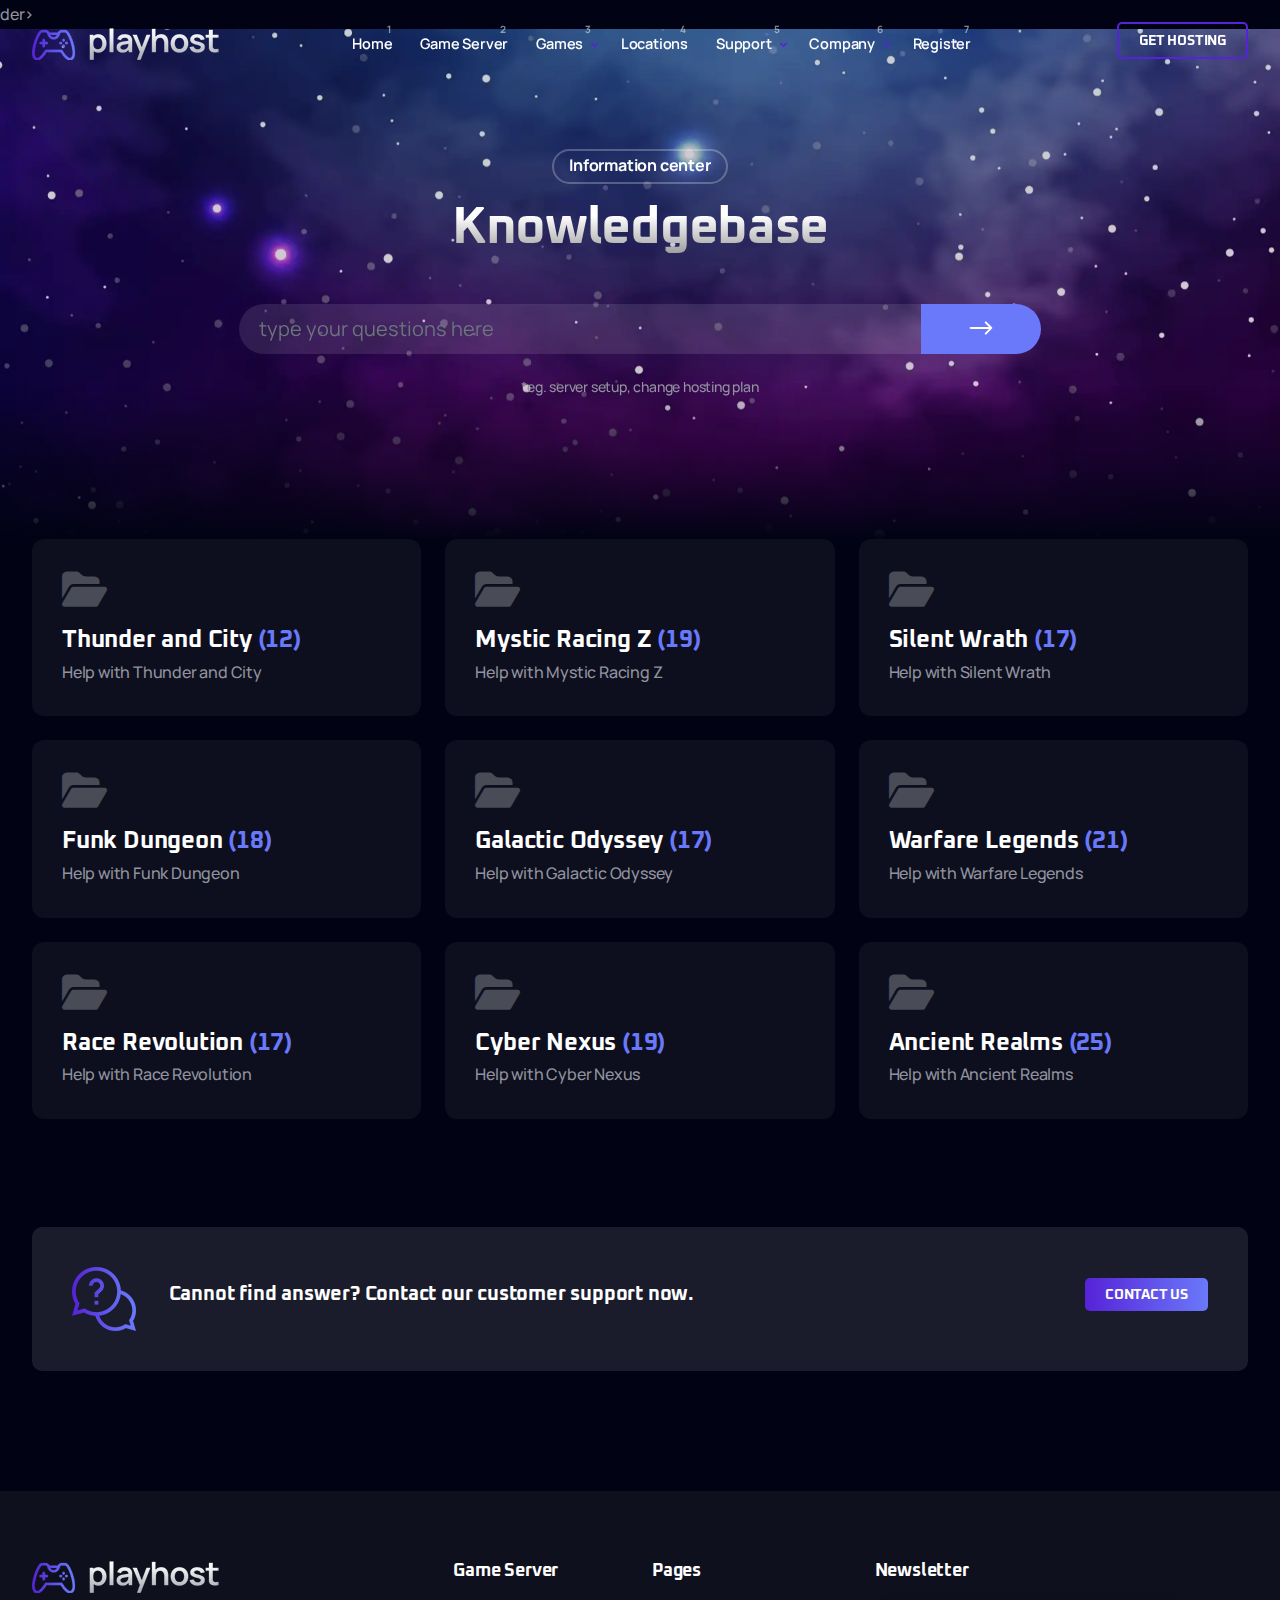
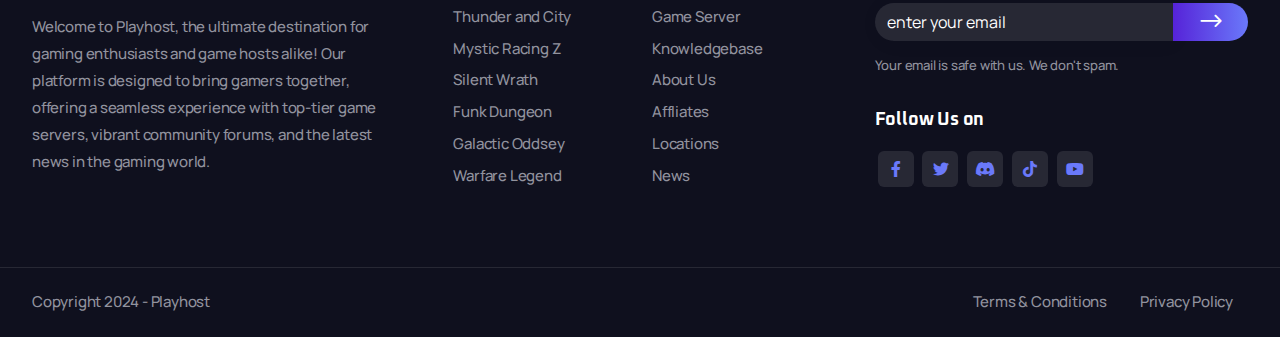
<file: knowledgebase.html>
<!DOCTYPE html>
<html lang="en">
<head>
    <title>Playhost - Game Hosting Website Template</title>
    <link rel="icon" href="images/icon.png" type="image/gif" sizes="16x16">
    <meta content="text/html;charset=utf-8" http-equiv="Content-Type">
    <meta content="width=device-width, initial-scale=1.0" name="viewport" >
    <meta content="Playhost - Game Hosting Website Template" name="description" >
    <meta content="" name="keywords" >
    <meta content="" name="author" >
    <!-- CSS Files
    ================================================== -->
    <link href="css/bootstrap.min.css" rel="stylesheet" type="text/css" id="bootstrap">
    <link href="css/plugins.css" rel="stylesheet" type="text/css" >
    <link href="css/swiper.css" rel="stylesheet" type="text/css" >
    <link href="css/style.css" rel="stylesheet" type="text/css" >
    <link href="css/coloring.css" rel="stylesheet" type="text/css" >
    <!-- color scheme -->
    <link id="colors" href="css/colors/scheme-01.css" rel="stylesheet" type="text/css" >

</head>

<body class="dark-scheme">
    <div id="wrapper">
        <div class="float-text show-on-scroll">
            <span><a href="#">Scroll to top</a></span>
        </div>
        <div class="scrollbar-v show-on-scroll"></div>
        <!-- page preloader begin -->
        <div id="de-loader"></div>
        <!-- page preloader close -->

        <!-- header begin -->
        <header class="transparent">
            <div class="container">
                <div class="row">
                    <div class="col-md-12">
                        <div class="de-flex sm-pt10">
                            <div class="de-flex-col">
                                <div class="de-flex-col">
                                    <!-- logo begin -->
                                    <div id="logo">
                                        <a href="index.html">
                                            <img class="logo-main" src="images/logo.png" alt="" >
                                            <img class="logo-mobile" src="images/logo-mobile.png" alt="" >
                                        </a>
                                    </div>
                                    <!-- logo close -->
                                </div>
                            </div>
                            <div class="de-flex-col header-col-mid">
                                <ul id="mainmenu">
                                    <li><a class="menu-item" href="index.html">Home</a>
                                    </li>
                                    <li>
                                        <a class="menu-item" href="game-server-1.html">Game Server</a>
                                    </li>
                                    <li>
                                        <a class="menu-item" href="game-server-1.html">Games</a>
                                        <ul class="mega">
                                            <li>
                                                <div class="container">
                                                    <div class="sb-menu p-lg-4 p-sm-0">
                                                        <div class="row g-lg-4 g-sm-0">
                                                            <div class="col-lg-3">
                                                                <div class="d-list-small">
                                                                    <a href="pricing-table-one.html">
                                                                        <img src="images/covers-square/1.webp" class="" alt="">
                                                                        <h5>Thunder and City</h5>
                                                                    </a>
                                                                </div>
                                                                <div class="d-list-small">
                                                                    <a href="pricing-table-one.html">
                                                                        <img src="images/covers-square/2.webp" class="" alt="">
                                                                        <h5>Mystic Racing Z</h5>
                                                                    </a>
                                                                </div>
                                                                <div class="d-list-small">
                                                                    <a href="pricing-table-one.html">
                                                                        <img src="images/covers-square/3.webp" class="" alt="">
                                                                        <h5>Silent Wrath</h5>
                                                                    </a>
                                                                </div>
                                                            </div>

                                                            <div class="col-lg-3">
                                                                <div class="d-list-small">
                                                                    <a href="pricing-table-one.html">
                                                                        <img src="images/covers-square/4.webp" class="" alt="">
                                                                        <h5>Funk Dungeon</h5>
                                                                    </a>
                                                                </div>
                                                                <div class="d-list-small">
                                                                    <a href="pricing-table-one.html">
                                                                        <img src="images/covers-square/5.webp" class="" alt="">
                                                                        <h5>Galactic Odyssey</h5>
                                                                    </a>
                                                                </div>
                                                                <div class="d-list-small">
                                                                    <a href="pricing-table-one.html">
                                                                        <img src="images/covers-square/6.webp" class="" alt="">
                                                                        <h5>Warfare Legends</h5>
                                                                    </a>
                                                                </div>
                                                            </div>

                                                            <div class="col-lg-3">
                                                                <div class="d-list-small">
                                                                    <a href="pricing-table-one.html">
                                                                        <img src="images/covers-square/7.webp" class="" alt="">
                                                                        <h5>Raceway Revolution</h5>
                                                                    </a>
                                                                </div>
                                                                <div class="d-list-small">
                                                                    <a href="pricing-table-one.html">
                                                                        <img src="images/covers-square/8.webp" class="" alt="">
                                                                        <h5>Starborne Odyssey</h5>
                                                                    </a>
                                                                </div>
                                                                <div class="d-list-small">
                                                                    <a href="pricing-table-one.html">
                                                                        <img src="images/covers-square/9.webp" class="" alt="">
                                                                        <h5>Cyber Nexus</h5>
                                                                    </a>
                                                                </div>
                                                            </div>

                                                            <div class="col-lg-3">
                                                                <div class="d-list-small">
                                                                    <a href="pricing-table-one.html">
                                                                        <img src="images/covers-square/10.webp" class="" alt="">
                                                                        <h5>Ancient Realms</h5>
                                                                    </a>
                                                                </div>
                                                                <div class="d-list-small">
                                                                    <a href="pricing-table-one.html">
                                                                        <img src="images/covers-square/11.webp" class="" alt="">
                                                                        <h5>Alien Football</h5>
                                                                    </a>
                                                                </div>
                                                                <div class="d-list-small">
                                                                    <a href="pricing-table-one.html">
                                                                        <img src="images/covers-square/12.webp" class="" alt="">
                                                                        <h5>Shadow of Night</h5>
                                                                    </a>
                                                                </div>
                                                            </div>

                                                        </div>
                                                    </div>
                                                </div>                                                
                                            </li>
                                        </ul>
                                    </li>
                                    <li><a class="menu-item" href="locations.html">Locations</a></li>
                                    <li><a class="menu-item" href="#">Support</a>
                                        <ul>
                                            <li><a class="menu-item" href="knowledgebase.html">Knowledgebase</a></li>
                                            <li><a class="menu-item" href="faq.html">FAQ</a></li>
                                            <li><a class="menu-item" href="contact.html">Contact</a></li>
                                        </ul>
                                    </li>
                                    <li><a class="menu-item" href="#">Company</a>
                                        <ul>
                                            <li><a class="menu-item" href="about.html">About Us</a></li>
                                            <li><a class="menu-item" href="affliate.html">Affliates</a></li>
                                            <li><a class="menu-item" href="news.html">News</a></li>
                                        </ul>
                                    </li>
                                    <li><a class="menu-item" href="register.html">Register</a></li>
                                </ul>
                            </div>
                            <div class="de-flex-col">
                                <div class="menu_side_area">
                                    <a href="game-server-1.html" class="btn-main btn-line"><span>Get Hosting</span></a>
                                    <span id="menu-btn"></span>
                                </div>
                            </div>
                        </div>
                    </div>
                </div>
            </div>
        </header>der>
        <!-- header close -->
        <!-- content begin -->
        <div class="no-bottom no-top" id="content">
            <div id="top"></div>
            <!-- section begin -->
            <section id="subheader" class="jarallax">
                <div class="de-gradient-edge-bottom"></div>
                <img src="images/background/space.webp" class="jarallax-img" alt="">
                <div class="container z-1000">
                    <div class="row">
                        <div class="col-lg-12 mb-3 text-center">
                            <div class="subtitle wow fadeInUp mb-3">Information center</div>
                            <h2 class="wow fadeInUp mb-3" data-wow-delay=".2s">Knowledgebase</h2>
                        </div>         

                        <div class="col-md-8 offset-md-2 text-center">
                            <form action='#' class="row" data-wow-delay="1.25s" id='form_sb' method="post" name="form_sb">
                                <div class="col">
                                    <div class="spacer-10"></div>
                                    <input class="form-control" id='domain_name' name='domain_name' placeholder="type your questions here" type='text'> <a id="btn-submit" href="javascript:;" onclick="document.getElementById('form_sb').submit();"><i class="arrow_right"></i></a>
                                    <div class="clearfix"></div>
                                </div>
                            </form>
                            <div class="spacer-20"></div>
                            <p class="d-small">*eg. server setup, change hosting plan</p>
                        </div>        
                    </div>
                </div>
            </section>
            <!-- section close -->

            <section class="no-top">
                <div class="container">
                    <div class="row g-4">
                        <div class="col-lg-4 col-md-6">
                            <div class="de-box-cat h-100">
                                <i class="fa fa-folder-open-o"></i>
                                <a href="faq.html"><h3>Thunder and City <span>(12)</span></h3></a>
                                <div class="d-subtitle">Help with Thunder and City</div>
                            </div>
                        </div>

                        <div class="col-lg-4 col-md-6">
                            <div class="de-box-cat h-100">
                                <i class="fa fa-folder-open-o"></i>
                                <a href="faq.html"><h3>Mystic Racing Z <span>(19)</span></h3></a>
                                <div class="d-subtitle">Help with Mystic Racing Z</div>
                            </div>
                        </div>

                        <div class="col-lg-4 col-md-6">
                            <div class="de-box-cat h-100">
                                <i class="fa fa-folder-open-o"></i>
                                <a href="faq.html"><h3>Silent Wrath <span>(17)</span></h3></a>
                                <div class="d-subtitle">Help with Silent Wrath</div>
                            </div>
                        </div>

                        <div class="col-lg-4 col-md-6">
                            <div class="de-box-cat h-100">
                                <i class="fa fa-folder-open-o"></i>
                                <a href="faq.html"><h3>Funk Dungeon <span>(18)</span></h3></a>
                                <div class="d-subtitle">Help with Funk Dungeon</div>
                            </div>
                        </div>

                        <div class="col-lg-4 col-md-6">
                            <div class="de-box-cat h-100">
                                <i class="fa fa-folder-open-o"></i>
                                <a href="faq.html"><h3>Galactic Odyssey <span>(17)</span></h3></a>
                                <div class="d-subtitle">Help with Galactic Odyssey</div>
                            </div>
                        </div>

                        <div class="col-lg-4 col-md-6">
                            <div class="de-box-cat h-100">
                                <i class="fa fa-folder-open-o"></i>
                                <a href="faq.html"><h3>Warfare Legends <span>(21)</span></h3></a>
                                <div class="d-subtitle">Help with Warfare Legends</div>
                            </div>
                        </div>

                        <div class="col-lg-4 col-md-6">
                            <div class="de-box-cat h-100">
                                <i class="fa fa-folder-open-o"></i>
                                <a href="faq.html"><h3>Race Revolution <span>(17)</span></h3></a>
                                <div class="d-subtitle">Help with Race Revolution</div>
                            </div>
                        </div>

                        <div class="col-lg-4 col-md-6">
                            <div class="de-box-cat h-100">
                                <i class="fa fa-folder-open-o"></i>
                                <a href="faq.html"><h3>Cyber Nexus <span>(19)</span></h3></a>
                                <div class="d-subtitle">Help with Cyber Nexus</div>
                            </div>
                        </div>

                        <div class="col-lg-4 col-md-6">
                            <div class="de-box-cat h-100">
                                <i class="fa fa-folder-open-o"></i>
                                <a href="faq.html"><h3>Ancient Realms <span>(25)</span></h3></a>
                                <div class="d-subtitle">Help with Ancient Realms</div>
                            </div>
                        </div>
                        

                        <div class="spacer-double"></div>

                        <div class="col-lg-12">
                            <div class="padding40 rounded-10" data-bgcolor="rgba(255, 255, 255, .1)">
                                <div class="row align-items-center">
                                    <div class="col-lg-1">
                                        <img src="images/icons/4.png" alt="" class="img-responsive">
                                    </div>
                                    <div class="col-lg-9">
                                        <h4>Cannot find answer? Contact our customer support now.</h4>
                                    </div>
                                    <div class="col-lg-2 text-lg-end">
                                        <a class="btn-main" href="#"><span>Contact Us</span></a>
                                    </div>
                                </div>
                            </div>
                        </div>

                    </div>
                </div>
            </section>
        </div>
        <!-- content close -->
        <!-- footer begin -->
        <footer>
            <div class="container">
                <div class="row gx-5">
                    <div class="col-lg-4">
                        <img src="images/logo.png" alt="" >
                        <div class="spacer-20"></div>
                        <p>Welcome to Playhost, the ultimate destination for gaming enthusiasts and game hosts alike! Our platform is designed to bring gamers together, offering a seamless experience with top-tier game servers, vibrant community forums, and the latest news in the gaming world.</p>
                    </div>
                    <div class="col-lg-4">
                        <div class="row">
                            <div class="col-lg-6 col-sm-6">
                                <div class="widget">
                                    <h5>Game Server</h5>
                                    <ul>
                                        <li><a href="#">Thunder and City</a></li>
                                        <li><a href="#">Mystic Racing Z</a></li>
                                        <li><a href="#">Silent Wrath</a></li>
                                        <li><a href="#">Funk Dungeon</a></li>
                                        <li><a href="#">Galactic Oddsey</a></li>
                                        <li><a href="#">Warfare Legend</a></li>
                                    </ul>
                                </div>
                            </div>
                            <div class="col-lg-6 col-sm-6">
                                <div class="widget">
                                    <h5>Pages</h5>
                                    <ul>
                                        <li><a href="#">Game Server</a></li>
                                        <li><a href="#">Knowledgebase</a></li>
                                        <li><a href="#">About Us</a></li>
                                        <li><a href="#">Affliates</a></li>
                                        <li><a href="#">Locations</a></li>
                                        <li><a href="#">News</a></li>
                                    </ul>
                                </div>
                            </div>
                        </div>
                    </div>
                    <div class="col-lg-4">
                        <div class="widget">
                            <h5>Newsletter</h5>
                            <form action="https://madebydesignesia.com/themes/playhost/blank.php" class="row form-dark" id="form_subscribe" method="post" name="form_subscribe">
                                <div class="col text-center">
                                    <input class="form-control" id="txt_subscribe" name="txt_subscribe" placeholder="enter your email" type="text" > <a href="#" id="btn-subscribe"><i class="arrow_right bg-color-secondary"></i></a>
                                    <div class="clearfix"></div>
                                </div>
                            </form>
                            <div class="spacer-10"></div>
                            <small>Your email is safe with us. We don't spam.</small>
                            <div class="spacer-30"></div>
                            <div class="widget">
                                <h5>Follow Us on</h5>
                                <div class="social-icons">
                                    <a href="#"><i class="fa-brands fa-facebook-f"></i></a>
                                    <a href="#"><i class="fa-brands fa-twitter"></i></a>
                                    <a href="#"><i class="fa-brands fa-discord"></i></a>
                                    <a href="#"><i class="fa-brands fa-tiktok"></i></a>
                                    <a href="#"><i class="fa-brands fa-youtube"></i></a>
                                </div>
                            </div>
                        </div>
                    </div>
                </div>
            </div>
            <div class="subfooter">
                <div class="container">
                    <div class="row">
                        <div class="col-md-12">
                            <div class="de-flex">
                                <div class="de-flex-col">
                                    <a href="index.html">
                                        Copyright 2024 - Playhost
                                    </a>
                                </div>
                                <ul class="menu-simple">
                                    <li><a href="#">Terms &amp; Conditions</a></li>
                                    <li><a href="#">Privacy Policy</a></li>
                                </ul>
                            </div>
                        </div>
                    </div>
                </div>
            </div>
        </footer>
        <!-- footer close -->
    </div>

    
    <!-- Javascript Files
    ================================================== -->
    <script src="js/plugins.js"></script>
    <script src="js/designesia.js"></script>
</body>


</html>
</file>
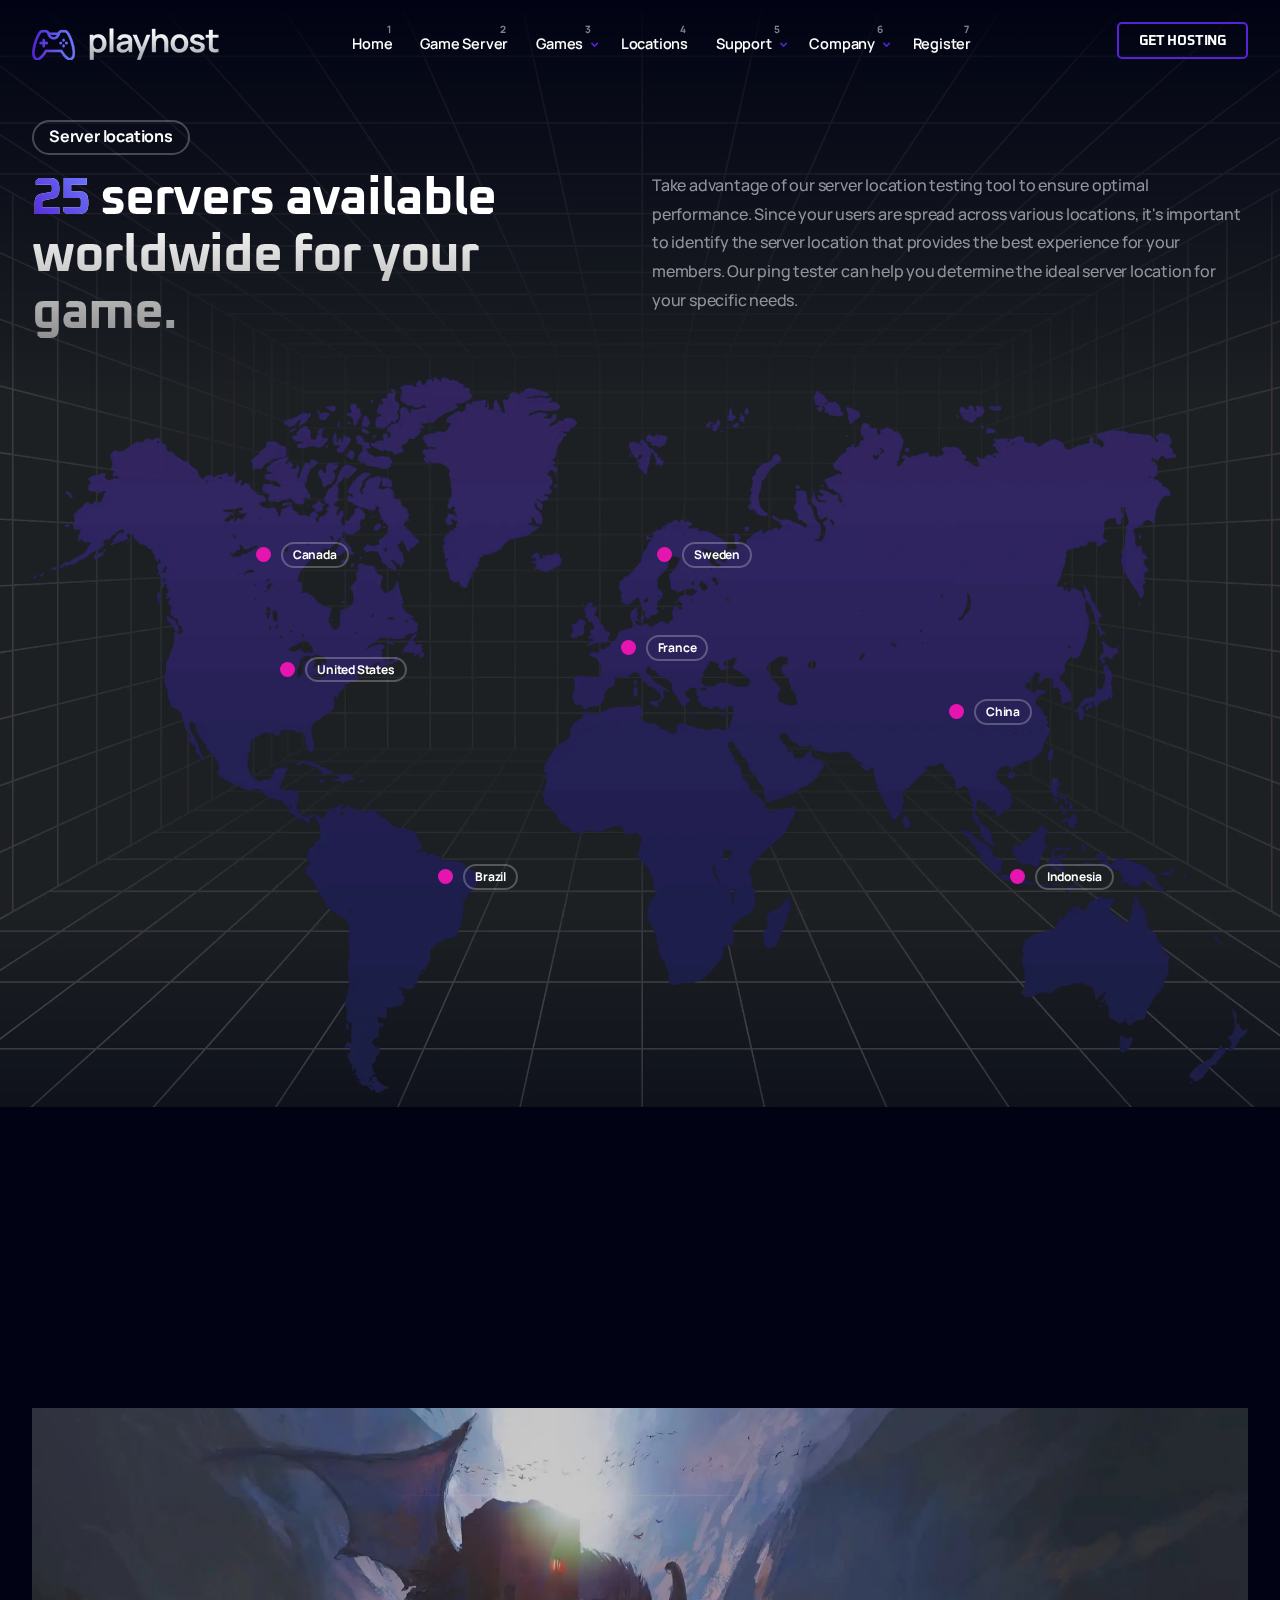
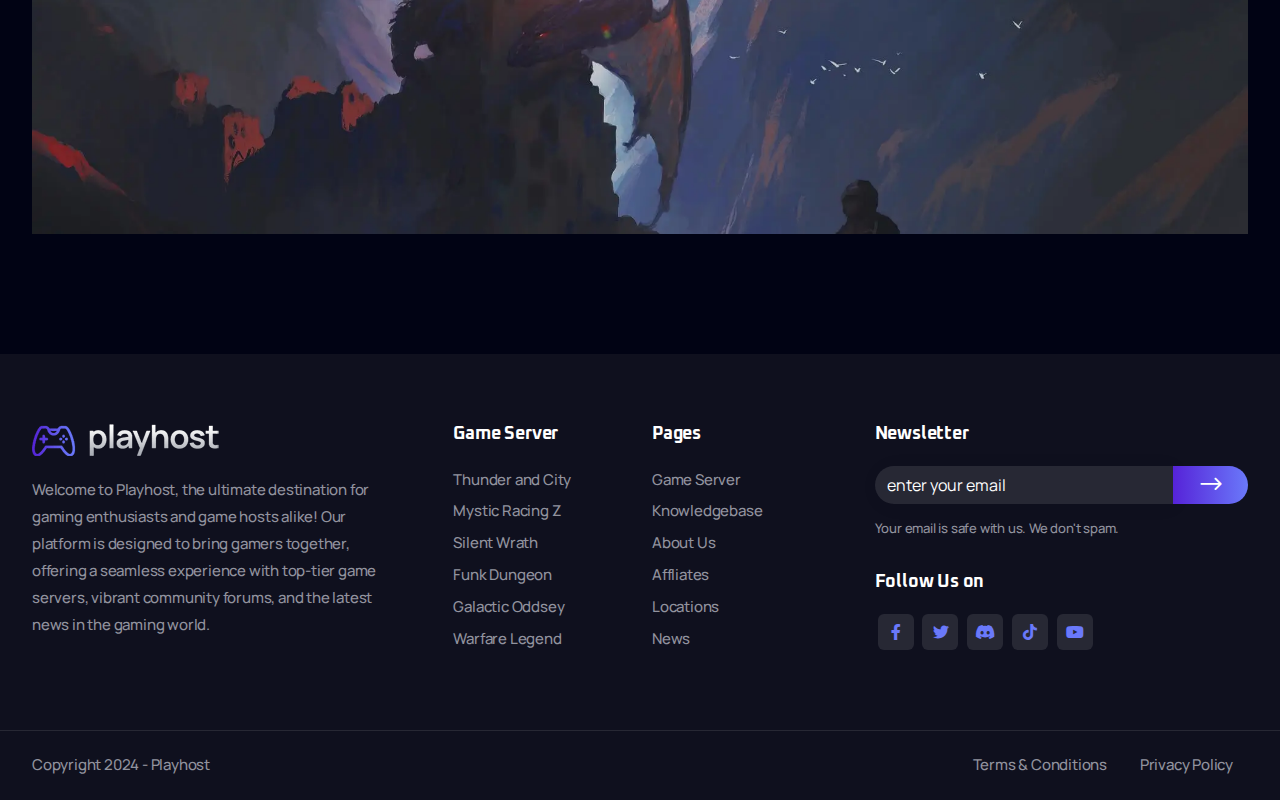
<file: locations.html>
<!DOCTYPE html>
<html lang="en">
<head>
    <title>Playhost - Game Hosting Website Template</title>
    <link rel="icon" href="images/icon.png" type="image/gif" sizes="16x16">
    <meta content="text/html;charset=utf-8" http-equiv="Content-Type">
    <meta content="width=device-width, initial-scale=1.0" name="viewport" >
    <meta content="Playhost - Game Hosting Website Template" name="description" >
    <meta content="" name="keywords" >
    <meta content="" name="author" >
    <!-- CSS Files
    ================================================== -->
    <link href="css/bootstrap.min.css" rel="stylesheet" type="text/css" id="bootstrap">
    <link href="css/plugins.css" rel="stylesheet" type="text/css" >
    <link href="css/swiper.css" rel="stylesheet" type="text/css" >
    <link href="css/style.css" rel="stylesheet" type="text/css" >
    <link href="css/coloring.css" rel="stylesheet" type="text/css" >
    <!-- color scheme -->
    <link id="colors" href="css/colors/scheme-01.css" rel="stylesheet" type="text/css" >

</head>

<body class="dark-scheme">
    <div id="wrapper">
        <div class="float-text show-on-scroll">
            <span><a href="#">Scroll to top</a></span>
        </div>
        <div class="scrollbar-v show-on-scroll"></div>
        <!-- page preloader begin -->
        <div id="de-loader"></div>
        <!-- page preloader close -->

        <!-- header begin -->
        <header class="transparent">
            <div class="container">
                <div class="row">
                    <div class="col-md-12">
                        <div class="de-flex sm-pt10">
                            <div class="de-flex-col">
                                <div class="de-flex-col">
                                    <!-- logo begin -->
                                    <div id="logo">
                                        <a href="index.html">
                                            <img class="logo-main" src="images/logo.png" alt="" >
                                            <img class="logo-mobile" src="images/logo-mobile.png" alt="" >
                                        </a>
                                    </div>
                                    <!-- logo close -->
                                </div>
                            </div>
                            <div class="de-flex-col header-col-mid">
                                <ul id="mainmenu">
                                    <li><a class="menu-item" href="index.html">Home</a>
                                    </li>
                                    <li>
                                        <a class="menu-item" href="game-server-1.html">Game Server</a>
                                    </li>
                                    <li>
                                        <a class="menu-item" href="game-server-1.html">Games</a>
                                        <ul class="mega">
                                            <li>
                                                <div class="container">
                                                    <div class="sb-menu p-lg-4 p-sm-0">
                                                        <div class="row g-lg-4 g-sm-0">
                                                            <div class="col-lg-3">
                                                                <div class="d-list-small">
                                                                    <a href="pricing-table-one.html">
                                                                        <img src="images/covers-square/1.webp" class="" alt="">
                                                                        <h5>Thunder and City</h5>
                                                                    </a>
                                                                </div>
                                                                <div class="d-list-small">
                                                                    <a href="pricing-table-one.html">
                                                                        <img src="images/covers-square/2.webp" class="" alt="">
                                                                        <h5>Mystic Racing Z</h5>
                                                                    </a>
                                                                </div>
                                                                <div class="d-list-small">
                                                                    <a href="pricing-table-one.html">
                                                                        <img src="images/covers-square/3.webp" class="" alt="">
                                                                        <h5>Silent Wrath</h5>
                                                                    </a>
                                                                </div>
                                                            </div>

                                                            <div class="col-lg-3">
                                                                <div class="d-list-small">
                                                                    <a href="pricing-table-one.html">
                                                                        <img src="images/covers-square/4.webp" class="" alt="">
                                                                        <h5>Funk Dungeon</h5>
                                                                    </a>
                                                                </div>
                                                                <div class="d-list-small">
                                                                    <a href="pricing-table-one.html">
                                                                        <img src="images/covers-square/5.webp" class="" alt="">
                                                                        <h5>Galactic Odyssey</h5>
                                                                    </a>
                                                                </div>
                                                                <div class="d-list-small">
                                                                    <a href="pricing-table-one.html">
                                                                        <img src="images/covers-square/6.webp" class="" alt="">
                                                                        <h5>Warfare Legends</h5>
                                                                    </a>
                                                                </div>
                                                            </div>

                                                            <div class="col-lg-3">
                                                                <div class="d-list-small">
                                                                    <a href="pricing-table-one.html">
                                                                        <img src="images/covers-square/7.webp" class="" alt="">
                                                                        <h5>Raceway Revolution</h5>
                                                                    </a>
                                                                </div>
                                                                <div class="d-list-small">
                                                                    <a href="pricing-table-one.html">
                                                                        <img src="images/covers-square/8.webp" class="" alt="">
                                                                        <h5>Starborne Odyssey</h5>
                                                                    </a>
                                                                </div>
                                                                <div class="d-list-small">
                                                                    <a href="pricing-table-one.html">
                                                                        <img src="images/covers-square/9.webp" class="" alt="">
                                                                        <h5>Cyber Nexus</h5>
                                                                    </a>
                                                                </div>
                                                            </div>

                                                            <div class="col-lg-3">
                                                                <div class="d-list-small">
                                                                    <a href="pricing-table-one.html">
                                                                        <img src="images/covers-square/10.webp" class="" alt="">
                                                                        <h5>Ancient Realms</h5>
                                                                    </a>
                                                                </div>
                                                                <div class="d-list-small">
                                                                    <a href="pricing-table-one.html">
                                                                        <img src="images/covers-square/11.webp" class="" alt="">
                                                                        <h5>Alien Football</h5>
                                                                    </a>
                                                                </div>
                                                                <div class="d-list-small">
                                                                    <a href="pricing-table-one.html">
                                                                        <img src="images/covers-square/12.webp" class="" alt="">
                                                                        <h5>Shadow of Night</h5>
                                                                    </a>
                                                                </div>
                                                            </div>

                                                        </div>
                                                    </div>
                                                </div>                                                
                                            </li>
                                        </ul>
                                    </li>
                                    <li><a class="menu-item" href="locations.html">Locations</a></li>
                                    <li><a class="menu-item" href="#">Support</a>
                                        <ul>
                                            <li><a class="menu-item" href="knowledgebase.html">Knowledgebase</a></li>
                                            <li><a class="menu-item" href="faq.html">FAQ</a></li>
                                            <li><a class="menu-item" href="contact.html">Contact</a></li>
                                        </ul>
                                    </li>
                                    <li><a class="menu-item" href="#">Company</a>
                                        <ul>
                                            <li><a class="menu-item" href="about.html">About Us</a></li>
                                            <li><a class="menu-item" href="affliate.html">Affliates</a></li>
                                            <li><a class="menu-item" href="news.html">News</a></li>
                                        </ul>
                                    </li>
                                    <li><a class="menu-item" href="register.html">Register</a></li>
                                </ul>
                            </div>
                            <div class="de-flex-col">
                                <div class="menu_side_area">
                                    <a href="game-server-1.html" class="btn-main btn-line"><span>Get Hosting</span></a>
                                    <span id="menu-btn"></span>
                                </div>
                            </div>
                        </div>
                    </div>
                </div>
            </div>
        </header>
        <!-- header close -->
        <!-- content begin -->
        <div class="no-bottom no-top" id="content">
            <div id="top"></div>
            
            <section class="jarallax">
                <div class="de-gradient-edge-top"></div>
                <div class="de-gradient-edge-bottom"></div>
                <img src="images/background/bg-grid.webp" class="jarallax-img" alt="">
                <div class="container z-1000">
                    <div class="row">
                        <div class="col-lg-12">
                            <div class="subtitle wow fadeInUp mb-3">Server locations</div>
                        </div>
                        <div class="col-lg-6">
                            <h2 class="wow fadeInUp mb20" data-wow-delay=".2s"><span class="text-gradient">25</span> servers available worldwide for your game.</h2>
                        </div>
                        <div class="col-lg-6">
                            Take advantage of our server location testing tool to ensure optimal performance. Since your users are spread across various locations, it's important to identify the server location that provides the best experience for your members. Our ping tester can help you determine the ideal server location for your specific needs.
                        </div>

                        <div class="spacer-10"></div>

                        <div class="col-lg-12 wow fadeInUp">
                            <div class="mb-sm-0">
                                <div class="de-map-hotspot">
                                    <div class="de-spot wow fadeIn" style="top:39%; left:20%">
                                        <span>United&nbsp;States</span>
                                        <div class="de-circle-1"></div>
                                        <div class="de-circle-2"></div>
                                    </div>
                                    <div class="de-spot wow fadeIn" style="top:76%; left:87%">
                                        <span>Australia</span>
                                        <div class="de-circle-1"></div>
                                        <div class="de-circle-2"></div>
                                    </div>
                                    <div class="de-spot wow fadeIn" style="top:68%; left:80%">
                                        <span>Indonesia</span>
                                        <div class="de-circle-1"></div>
                                        <div class="de-circle-2"></div>
                                    </div>
                                    <div class="de-spot wow fadeIn" style="top:23%; left:18%">
                                        <span>Canada</span>
                                        <div class="de-circle-1"></div>
                                        <div class="de-circle-2"></div>
                                    </div>
                                    <div class="de-spot wow fadeIn" style="top:68%; left:33%">
                                        <span>Brazil</span>
                                        <div class="de-circle-1"></div>
                                        <div class="de-circle-2"></div>
                                    </div>
                                    <div class="de-spot wow fadeIn" style="top:45%; left:75%">
                                        <span>China</span>
                                        <div class="de-circle-1"></div>
                                        <div class="de-circle-2"></div>
                                    </div>
                                    <div class="de-spot wow fadeIn" style="top:36%; left:48%">
                                        <span>France</span>
                                        <div class="de-circle-1"></div>
                                        <div class="de-circle-2"></div>
                                    </div>
                                    <div class="de-spot wow fadeIn" style="top:23%; left:51%">
                                        <span>Sweden</span>
                                        <div class="de-circle-1"></div>
                                        <div class="de-circle-2"></div>
                                    </div>
                                    <div class="de-spot wow fadeIn" style="top:78%; left:53%">
                                        <span>South&nbsp;Africa</span>
                                        <div class="de-circle-1"></div>
                                        <div class="de-circle-2"></div>
                                    </div>
                                    <img src="images/misc/world-map.webp" class="img-fluid" alt="">
                                </div>
                            </div>
                        </div>                        
                    </div>
                </div>

                <div class="no-bottom wow fadeInRight d-flex z-1000">
                  <div class="de-marquee-list wow">
                    <div class="d-item">
                      <span class="d-item-txt">London</span>
                      <span class="d-item-display">
                        <i class="d-item-block"></i>
                      </span>
                      <span class="d-item-txt">Paris</span>
                      <span class="d-item-display">
                        <i class="d-item-block"></i>
                      </span>
                      <span class="d-item-txt">Frankurt</span>
                      <span class="d-item-display">
                        <i class="d-item-block"></i>
                      </span>
                      <span class="d-item-txt">Amsterdam</span>
                      <span class="d-item-display">
                        <i class="d-item-block"></i>
                      </span>
                      <span class="d-item-txt">Stockholm</span>
                      <span class="d-item-display">
                        <i class="d-item-block"></i>
                      </span>
                      <span class="d-item-txt">Helsinki</span>
                      <span class="d-item-display">
                        <i class="d-item-block"></i>
                      </span>
                      <span class="d-item-txt">Los Angeles</span>
                      <span class="d-item-display">
                        <i class="d-item-block"></i>
                      </span>
                      <span class="d-item-txt">Quebec</span>
                      <span class="d-item-display">
                        <i class="d-item-block"></i>
                      </span>
                      <span class="d-item-txt">Singapore</span>
                      <span class="d-item-display">
                        <i class="d-item-block"></i>
                      </span>
                      <span class="d-item-txt">Sydney</span>
                      <span class="d-item-display">
                        <i class="d-item-block"></i>
                      </span>
                      <span class="d-item-txt">Sau Paulo</span>
                      <span class="d-item-display">
                        <i class="d-item-block"></i>
                      </span>
                      <span class="d-item-txt">Bangkok</span>
                      <span class="d-item-display">
                        <i class="d-item-block"></i>
                      </span>
                      <span class="d-item-txt">Jakarta</span>
                      <span class="d-item-display">
                        <i class="d-item-block"></i>
                      </span>
                     </div>
                  </div>
                </div>

            </section>

            <section class="pt0">
                <div class="container">
                    <div class="row">
                        <div class="col-lg-12">
                            <div class="padding60 sm-padding40 jarallax position-relative">
                                <img src="images/background/1.webp" class="jarallax-img" alt="">
                                <div class="row">
                                    <div class="col-lg-6">
                                        <div class="subtitle wow fadeInUp mb-3">Start your game</div>
                                        <h2 class="wow fadeInUp" data-wow-delay=".2s">Unlock Your Gaming Full Potential</h2>
                                        <p class="wow fadeInUp">Unlock your gaming potential with our comprehensive tools and resources designed to enhance your skills and elevate your gameplay experience to new heights. Whether you're a beginner or a seasoned player, our platform empowers you to achieve your gaming goals like never before.</p>
                                        <div class="spacer-10"></div>
                                        <a class="btn-main mb10 wow fadeInUp" href="game-server-1.html"><span>Order Your Game Server Now</span></a>
                                    </div>
                                </div>

                                <img src="images/misc/avatar.webp" class="sm-hide position-absolute bottom-0 end-0 wow fadeIn"  alt="">
                            </div>
                        </div>
                    </div>
                </div>
            </section>

        </div>
        <!-- content close -->
        <!-- footer begin -->
        <footer>
            <div class="container">
                <div class="row gx-5">
                    <div class="col-lg-4">
                        <img src="images/logo.png" alt="" >
                        <div class="spacer-20"></div>
                        <p>Welcome to Playhost, the ultimate destination for gaming enthusiasts and game hosts alike! Our platform is designed to bring gamers together, offering a seamless experience with top-tier game servers, vibrant community forums, and the latest news in the gaming world.</p>                  
                    </div>
                    <div class="col-lg-4">
                        <div class="row">
                            <div class="col-lg-6 col-sm-6">
                                <div class="widget">
                                    <h5>Game Server</h5>
                                    <ul>
                                        <li><a href="#">Thunder and City</a></li>
                                        <li><a href="#">Mystic Racing Z</a></li>
                                        <li><a href="#">Silent Wrath</a></li>
                                        <li><a href="#">Funk Dungeon</a></li>
                                        <li><a href="#">Galactic Oddsey</a></li>
                                        <li><a href="#">Warfare Legend</a></li>
                                    </ul>
                                </div>
                            </div>
                            <div class="col-lg-6 col-sm-6">
                                <div class="widget">
                                    <h5>Pages</h5>
                                    <ul>
                                        <li><a href="#">Game Server</a></li>
                                        <li><a href="#">Knowledgebase</a></li>
                                        <li><a href="#">About Us</a></li>
                                        <li><a href="#">Affliates</a></li>
                                        <li><a href="#">Locations</a></li>
                                        <li><a href="#">News</a></li>
                                    </ul>
                                </div>
                            </div>
                        </div>
                    </div>
                    <div class="col-lg-4">
                        <div class="widget">
                            <h5>Newsletter</h5>
                            <form action="https://madebydesignesia.com/themes/playhost/blank.php" class="row form-dark" id="form_subscribe" method="post" name="form_subscribe">
                                <div class="col text-center">
                                    <input class="form-control" id="txt_subscribe" name="txt_subscribe" placeholder="enter your email" type="text" > <a href="#" id="btn-subscribe"><i class="arrow_right bg-color-secondary"></i></a>
                                    <div class="clearfix"></div>
                                </div>
                            </form>
                            <div class="spacer-10"></div>
                            <small>Your email is safe with us. We don't spam.</small>
                            <div class="spacer-30"></div>
                            <div class="widget">
                                <h5>Follow Us on</h5>
                                <div class="social-icons">
                                    <a href="#"><i class="fa-brands fa-facebook-f"></i></a>
                                    <a href="#"><i class="fa-brands fa-twitter"></i></a>
                                    <a href="#"><i class="fa-brands fa-discord"></i></a>
                                    <a href="#"><i class="fa-brands fa-tiktok"></i></a>
                                    <a href="#"><i class="fa-brands fa-youtube"></i></a>
                                </div>
                            </div>
                        </div>
                    </div>
                </div>
            </div>
            <div class="subfooter">
                <div class="container">
                    <div class="row">
                        <div class="col-md-12">
                            <div class="de-flex">
                                <div class="de-flex-col">
                                    <a href="index.html">
                                        Copyright 2024 - Playhost
                                    </a>
                                </div>
                                <ul class="menu-simple">
                                    <li><a href="#">Terms &amp; Conditions</a></li>
                                    <li><a href="#">Privacy Policy</a></li>
                                </ul>
                            </div>
                        </div>
                    </div>
                </div>
            </div>
        </footer>
        <!-- footer close -->
    </div>

   
    <!-- Javascript Files
    ================================================== -->
    <script src="js/plugins.js"></script>
    <script src="js/designesia.js"></script>
    <script src="js/custom-marquee.js"></script>
</body>


</html>
</file>
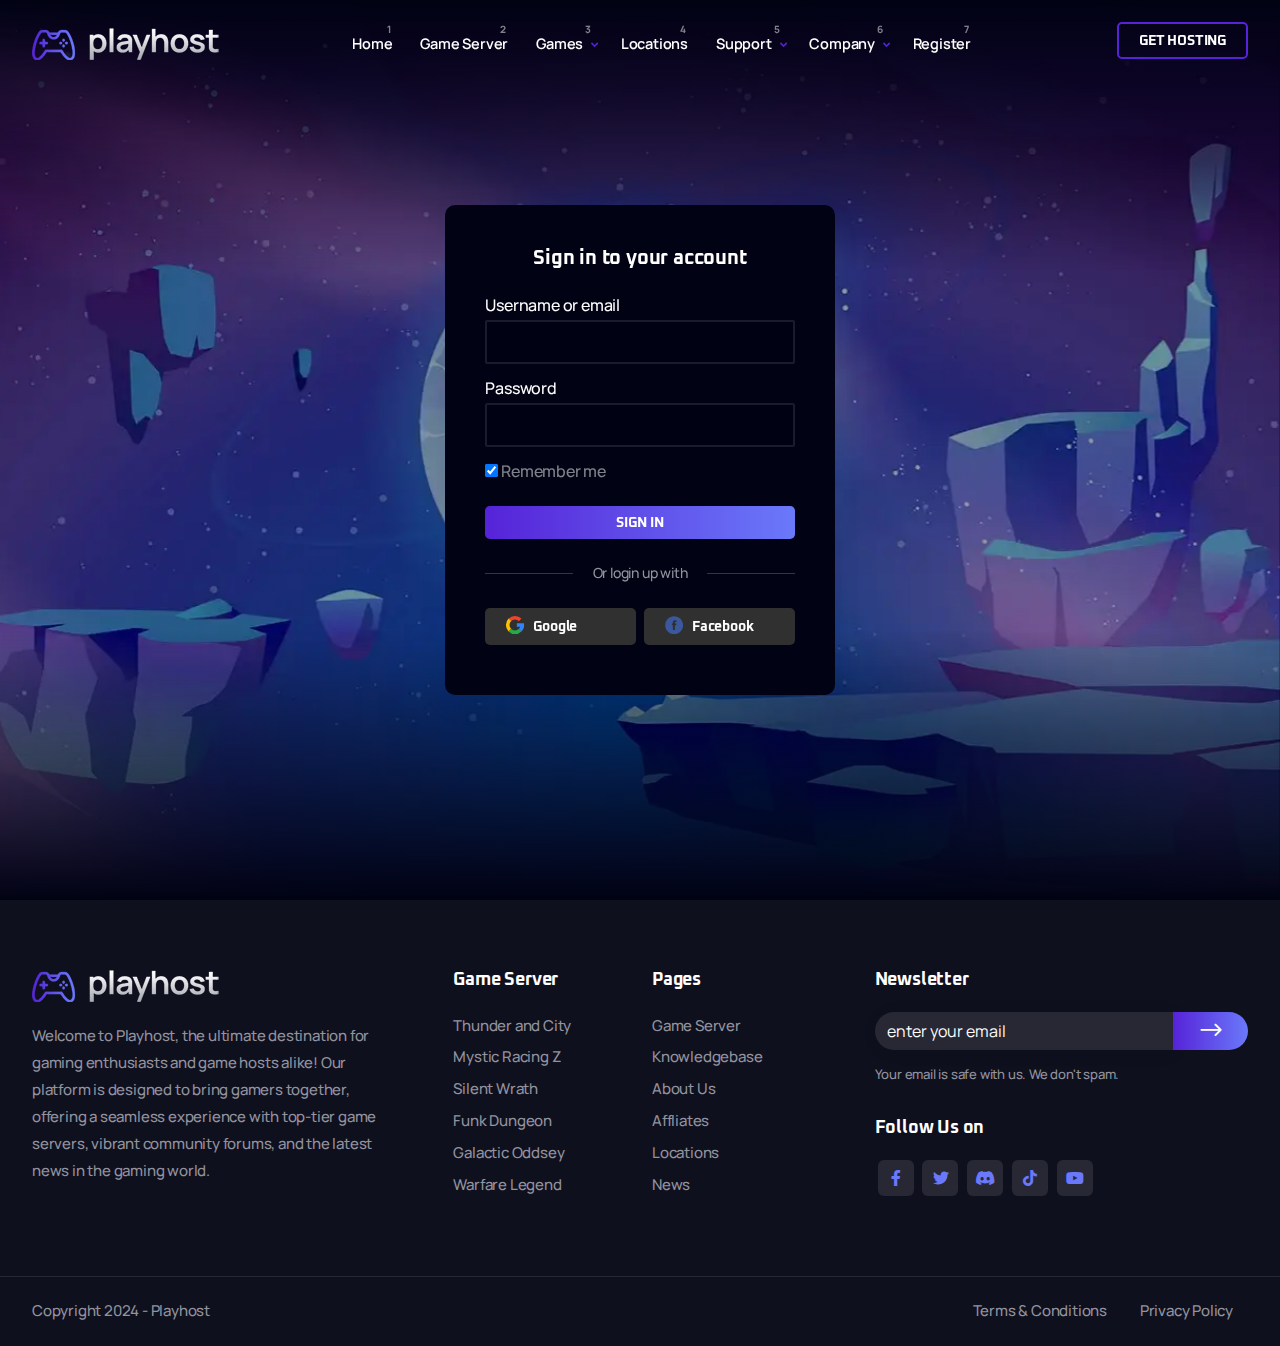
<file: login.html>
<!DOCTYPE html>
<html lang="en">
<head>
    <title>Playhost - Game Hosting Website</title>
    <link rel="icon" href="images/icon.png" type="image/gif" sizes="16x16">
    <meta content="text/html;charset=utf-8" http-equiv="Content-Type">
    <meta content="width=device-width, initial-scale=1.0" name="viewport" >
    <meta content="Playhost - Game Hosting Website Template" name="description" >
    <meta content="" name="keywords" >
    <meta content="" name="author" >
    <!-- CSS Files
    ================================================== -->
    <link href="css/bootstrap.min.css" rel="stylesheet" type="text/css" id="bootstrap">
    <link href="css/plugins.css" rel="stylesheet" type="text/css" >
    <link href="css/swiper.css" rel="stylesheet" type="text/css" >
    <link href="css/style.css" rel="stylesheet" type="text/css" >
    <link href="css/coloring.css" rel="stylesheet" type="text/css" >
    <!-- color scheme -->
    <link id="colors" href="css/colors/scheme-01.css" rel="stylesheet" type="text/css" >

</head>

<body class="dark-scheme">
    <div id="wrapper">
        <div class="float-text show-on-scroll">
            <span><a href="#">Scroll to top</a></span>
        </div>
        <div class="scrollbar-v show-on-scroll"></div>
        <!-- page preloader begin -->
        <div id="de-loader"></div>
        <!-- page preloader close -->

        <!-- header begin -->
        <header class="transparent">
            <div class="container">
                <div class="row">
                    <div class="col-md-12">
                        <div class="de-flex sm-pt10">
                            <div class="de-flex-col">
                                <div class="de-flex-col">
                                    <!-- logo begin -->
                                    <div id="logo">
                                        <a href="index.html">
                                            <img class="logo-main" src="images/logo.png" alt="" >
                                            <img class="logo-mobile" src="images/logo-mobile.png" alt="" >
                                        </a>
                                    </div>
                                    <!-- logo close -->
                                </div>
                            </div>
                            <div class="de-flex-col header-col-mid">
                                <ul id="mainmenu">
                                    <li><a class="menu-item" href="index.html">Home</a>
                                    </li>
                                    <li>
                                        <a class="menu-item" href="game-server-1.html">Game Server</a>
                                    </li>
                                    <li>
                                        <a class="menu-item" href="game-server-1.html">Games</a>
                                        <ul class="mega">
                                            <li>
                                                <div class="container">
                                                    <div class="sb-menu p-lg-4 p-sm-0">
                                                        <div class="row g-lg-4 g-sm-0">
                                                            <div class="col-lg-3">
                                                                <div class="d-list-small">
                                                                    <a href="pricing-table-one.html">
                                                                        <img src="images/covers-square/1.webp" class="" alt="">
                                                                        <h5>Thunder and City</h5>
                                                                    </a>
                                                                </div>
                                                                <div class="d-list-small">
                                                                    <a href="pricing-table-one.html">
                                                                        <img src="images/covers-square/2.webp" class="" alt="">
                                                                        <h5>Mystic Racing Z</h5>
                                                                    </a>
                                                                </div>
                                                                <div class="d-list-small">
                                                                    <a href="pricing-table-one.html">
                                                                        <img src="images/covers-square/3.webp" class="" alt="">
                                                                        <h5>Silent Wrath</h5>
                                                                    </a>
                                                                </div>
                                                            </div>

                                                            <div class="col-lg-3">
                                                                <div class="d-list-small">
                                                                    <a href="pricing-table-one.html">
                                                                        <img src="images/covers-square/4.webp" class="" alt="">
                                                                        <h5>Funk Dungeon</h5>
                                                                    </a>
                                                                </div>
                                                                <div class="d-list-small">
                                                                    <a href="pricing-table-one.html">
                                                                        <img src="images/covers-square/5.webp" class="" alt="">
                                                                        <h5>Galactic Odyssey</h5>
                                                                    </a>
                                                                </div>
                                                                <div class="d-list-small">
                                                                    <a href="pricing-table-one.html">
                                                                        <img src="images/covers-square/6.webp" class="" alt="">
                                                                        <h5>Warfare Legends</h5>
                                                                    </a>
                                                                </div>
                                                            </div>

                                                            <div class="col-lg-3">
                                                                <div class="d-list-small">
                                                                    <a href="pricing-table-one.html">
                                                                        <img src="images/covers-square/7.webp" class="" alt="">
                                                                        <h5>Raceway Revolution</h5>
                                                                    </a>
                                                                </div>
                                                                <div class="d-list-small">
                                                                    <a href="pricing-table-one.html">
                                                                        <img src="images/covers-square/8.webp" class="" alt="">
                                                                        <h5>Starborne Odyssey</h5>
                                                                    </a>
                                                                </div>
                                                                <div class="d-list-small">
                                                                    <a href="pricing-table-one.html">
                                                                        <img src="images/covers-square/9.webp" class="" alt="">
                                                                        <h5>Cyber Nexus</h5>
                                                                    </a>
                                                                </div>
                                                            </div>

                                                            <div class="col-lg-3">
                                                                <div class="d-list-small">
                                                                    <a href="pricing-table-one.html">
                                                                        <img src="images/covers-square/10.webp" class="" alt="">
                                                                        <h5>Ancient Realms</h5>
                                                                    </a>
                                                                </div>
                                                                <div class="d-list-small">
                                                                    <a href="pricing-table-one.html">
                                                                        <img src="images/covers-square/11.webp" class="" alt="">
                                                                        <h5>Alien Football</h5>
                                                                    </a>
                                                                </div>
                                                                <div class="d-list-small">
                                                                    <a href="pricing-table-one.html">
                                                                        <img src="images/covers-square/12.webp" class="" alt="">
                                                                        <h5>Shadow of Night</h5>
                                                                    </a>
                                                                </div>
                                                            </div>

                                                        </div>
                                                    </div>
                                                </div>                                                
                                            </li>
                                        </ul>
                                    </li>
                                    <li><a class="menu-item" href="locations.html">Locations</a></li>
                                    <li><a class="menu-item" href="#">Support</a>
                                        <ul>
                                            <li><a class="menu-item" href="knowledgebase.html">Knowledgebase</a></li>
                                            <li><a class="menu-item" href="faq.html">FAQ</a></li>
                                            <li><a class="menu-item" href="contact.html">Contact</a></li>
                                        </ul>
                                    </li>
                                    <li><a class="menu-item" href="#">Company</a>
                                        <ul>
                                            <li><a class="menu-item" href="about.html">About Us</a></li>
                                            <li><a class="menu-item" href="affliate.html">Affliates</a></li>
                                            <li><a class="menu-item" href="news.html">News</a></li>
                                        </ul>
                                    </li>
                                    <li><a class="menu-item" href="register.html">Register</a></li>
                                </ul>
                            </div>
                            <div class="de-flex-col">
                                <div class="menu_side_area">
                                    <a href="game-server-1.html" class="btn-main btn-line"><span>Get Hosting</span></a>
                                    <span id="menu-btn"></span>
                                </div>
                            </div>
                        </div>
                    </div>
                </div>
            </div>
        </header>
        <!-- header close -->
        <!-- content begin -->
        <div class="no-bottom no-top" id="content">
            <div id="top"></div>
            
            <section class="v-center jarallax">
                <div class="de-gradient-edge-top"></div>
                <div class="de-gradient-edge-bottom"></div>
                <img src="images/background/2.webp" class="jarallax-img" alt="">
                <div class="container z-1000">
                        <div class="row align-items-center">
                            <div class="col-lg-4 offset-lg-4">
                                <div class="padding40 rounded-10 shadow-soft bg-dark-1">
                                    <div class="text-center">
                                        <h4>Sign in to your account</h4>
                                    </div>
                                    <div class="spacer-10"></div>
                                    <form id="form_register" class="form-border" method="post" action="https://madebydesignesia.com/themes/playhost/index.html">
                                        <div class="field-set">
                                            <label>Username or email</label>
                                            <input type='text' name='name' id='name' class="form-control">
                                        </div>
                                        <div class="field-set">
                                            <label>Password</label>
                                            <input type='text' name='password' id='password' class="form-control">
                                        </div>
                                        <div class="field-set">
                                            <input type="checkbox" checked id="html" name="fav_language" value="HTML">
                                            <label for="html"><span class="op-5">Remember me</span></label><br>
                                        </div>
                                        <div class="spacer-20"></div>
                                        <div id="submit">
                                            <input type="submit" id="send_message" value="Sign In" class="btn-main btn-fullwidth rounded-3" />
                                        </div>
                                    </form>
                                    <div class="title-line">Or&nbsp;login&nbsp;up&nbsp;with</div>
                                    <div class="row g-2">
                                        <div class="col-lg-6">
                                            <a class="btn-sc btn-fullwidth mb10" href="#"><img src="images/svg/google_icon.svg" alt="">Google</a>
                                        </div>
                                        <div class="col-lg-6">
                                            <a class="btn-sc btn-fullwidth mb10" href="#"><img src="images/svg/facebook_icon.svg" alt="">Facebook</a>
                                        </div>
                                    </div>
                                </div>
                            </div>
                        </div>
                    </div>
            </section>

            

        </div>
        <!-- content close -->
        <!-- footer begin -->
        <footer>
            <div class="container">
                <div class="row gx-5">
                    <div class="col-lg-4">
                        <img src="images/logo.png" alt="" >
                        <div class="spacer-20"></div>
                        <p>Welcome to Playhost, the ultimate destination for gaming enthusiasts and game hosts alike! Our platform is designed to bring gamers together, offering a seamless experience with top-tier game servers, vibrant community forums, and the latest news in the gaming world.</p>
                    </div>
                    <div class="col-lg-4">
                        <div class="row">
                            <div class="col-lg-6 col-sm-6">
                                <div class="widget">
                                    <h5>Game Server</h5>
                                    <ul>
                                        <li><a href="#">Thunder and City</a></li>
                                        <li><a href="#">Mystic Racing Z</a></li>
                                        <li><a href="#">Silent Wrath</a></li>
                                        <li><a href="#">Funk Dungeon</a></li>
                                        <li><a href="#">Galactic Oddsey</a></li>
                                        <li><a href="#">Warfare Legend</a></li>
                                    </ul>
                                </div>
                            </div>
                            <div class="col-lg-6 col-sm-6">
                                <div class="widget">
                                    <h5>Pages</h5>
                                    <ul>
                                        <li><a href="#">Game Server</a></li>
                                        <li><a href="#">Knowledgebase</a></li>
                                        <li><a href="#">About Us</a></li>
                                        <li><a href="#">Affliates</a></li>
                                        <li><a href="#">Locations</a></li>
                                        <li><a href="#">News</a></li>
                                    </ul>
                                </div>
                            </div>
                        </div>
                    </div>
                    <div class="col-lg-4">
                        <div class="widget">
                            <h5>Newsletter</h5>
                            <form action="https://madebydesignesia.com/themes/playhost/blank.php" class="row form-dark" id="form_subscribe" method="post" name="form_subscribe">
                                <div class="col text-center">
                                    <input class="form-control" id="txt_subscribe" name="txt_subscribe" placeholder="enter your email" type="text" > <a href="#" id="btn-subscribe"><i class="arrow_right bg-color-secondary"></i></a>
                                    <div class="clearfix"></div>
                                </div>
                            </form>
                            <div class="spacer-10"></div>
                            <small>Your email is safe with us. We don't spam.</small>
                            <div class="spacer-30"></div>
                            <div class="widget">
                                <h5>Follow Us on</h5>
                                <div class="social-icons">
                                    <a href="#"><i class="fa-brands fa-facebook-f"></i></a>
                                    <a href="#"><i class="fa-brands fa-twitter"></i></a>
                                    <a href="#"><i class="fa-brands fa-discord"></i></a>
                                    <a href="#"><i class="fa-brands fa-tiktok"></i></a>
                                    <a href="#"><i class="fa-brands fa-youtube"></i></a>
                                </div>
                            </div>
                        </div>
                    </div>
                </div>
            </div>
            <div class="subfooter">
                <div class="container">
                    <div class="row">
                        <div class="col-md-12">
                            <div class="de-flex">
                                <div class="de-flex-col">
                                    <a href="index.html">
                                        Copyright 2024 - Playhost
                                    </a>
                                </div>
                                <ul class="menu-simple">
                                    <li><a href="#">Terms &amp; Conditions</a></li>
                                    <li><a href="#">Privacy Policy</a></li>
                                </ul>
                            </div>
                        </div>
                    </div>
                </div>
            </div>
        </footer>
        <!-- footer close -->
    </div>

    
    
    <!-- Javascript Files
    ================================================== -->
    <script src="js/plugins.js"></script>
    <script src="js/designesia.js"></script>
    <script src="js/custom-marquee.js"></script>
</body>


</html>
</file>
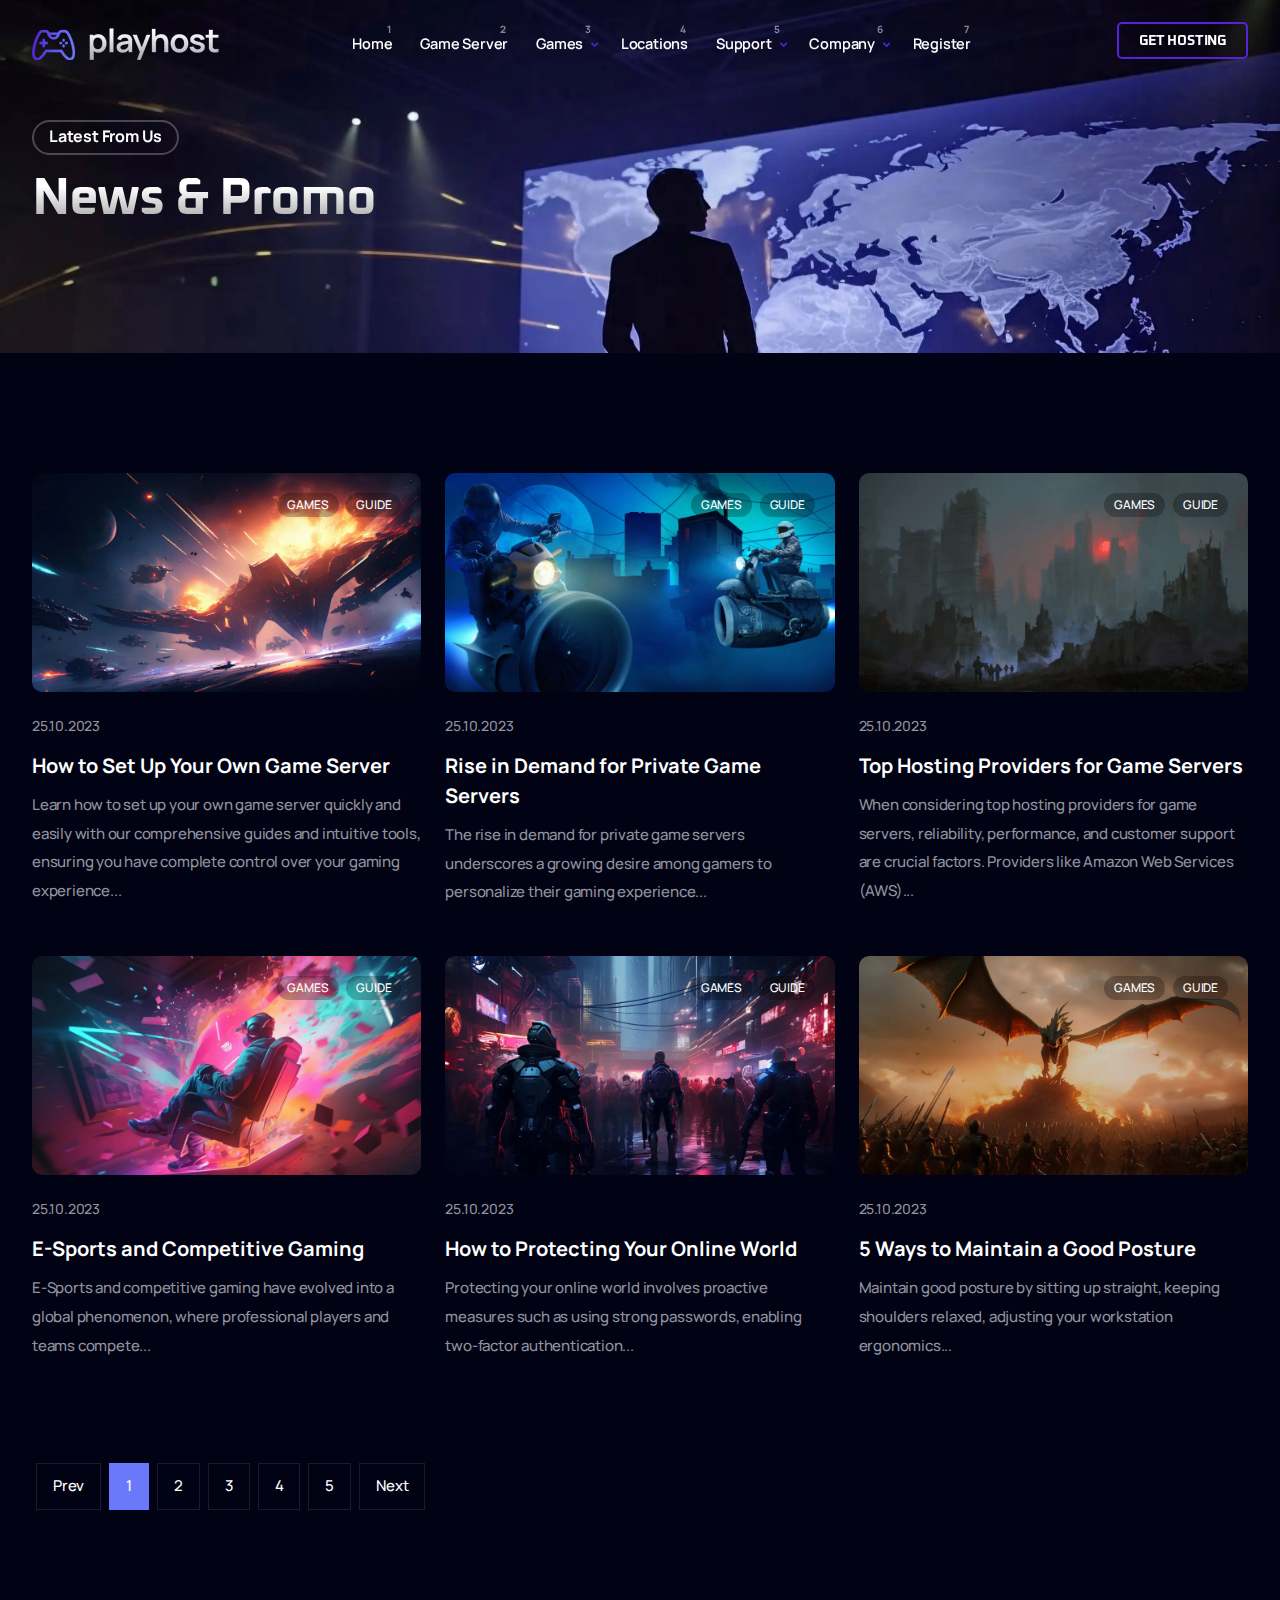
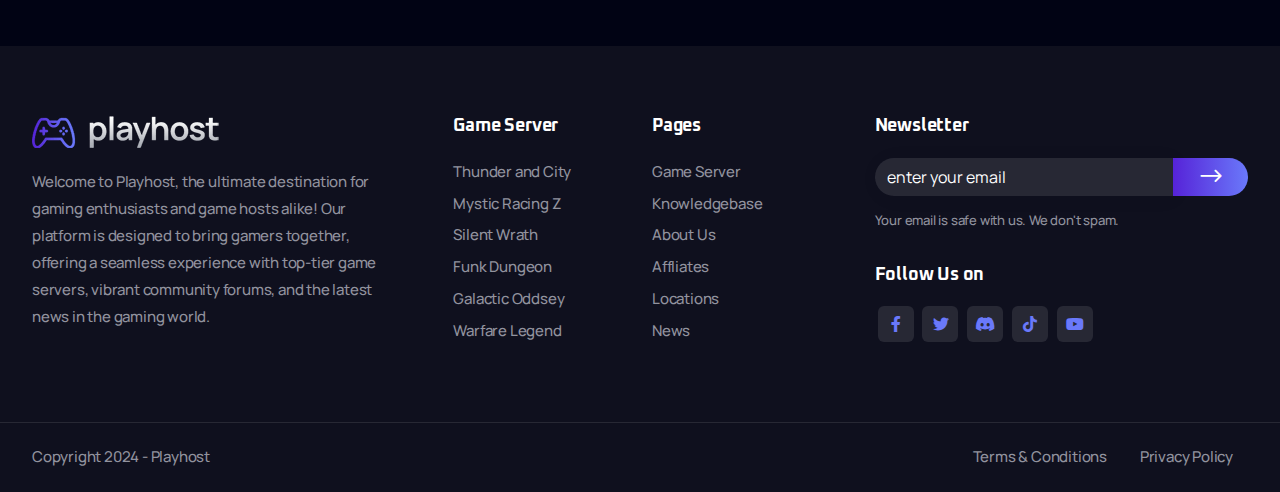
<file: news.html>
<!DOCTYPE html>
<html lang="en">
<head>
    <title>Playhost - Game Hosting Website</title>
    <link rel="icon" href="images/icon.png" type="image/gif" sizes="16x16">
    <meta content="text/html;charset=utf-8" http-equiv="Content-Type">
    <meta content="width=device-width, initial-scale=1.0" name="viewport" >
    <meta content="Playhost - Game Hosting Website Template" name="description" >
    <meta content="" name="keywords" >
    <meta content="" name="author" >
    <!-- CSS Files
    ================================================== -->
    <link href="css/bootstrap.min.css" rel="stylesheet" type="text/css" id="bootstrap">
    <link href="css/plugins.css" rel="stylesheet" type="text/css" >
    <link href="css/swiper.css" rel="stylesheet" type="text/css" >
    <link href="css/style.css" rel="stylesheet" type="text/css" >
    <link href="css/coloring.css" rel="stylesheet" type="text/css" >
    <!-- color scheme -->
    <link id="colors" href="css/colors/scheme-01.css" rel="stylesheet" type="text/css" >

</head>

<body class="dark-scheme">
    <div id="wrapper">
        <div class="float-text show-on-scroll">
            <span><a href="#">Scroll to top</a></span>
        </div>
        <div class="scrollbar-v show-on-scroll"></div>
        <!-- page preloader begin -->
        <div id="de-loader"></div>
        <!-- page preloader close -->

        <!-- header begin -->
        <header class="transparent">
            <div class="container">
                <div class="row">
                    <div class="col-md-12">
                        <div class="de-flex sm-pt10">
                            <div class="de-flex-col">
                                <div class="de-flex-col">
                                    <!-- logo begin -->
                                    <div id="logo">
                                        <a href="index.html">
                                            <img class="logo-main" src="images/logo.png" alt="" >
                                            <img class="logo-mobile" src="images/logo-mobile.png" alt="" >
                                        </a>
                                    </div>
                                    <!-- logo close -->
                                </div>
                            </div>
                            <div class="de-flex-col header-col-mid">
                                <ul id="mainmenu">
                                    <li><a class="menu-item" href="index.html">Home</a>
                                    </li>
                                    <li>
                                        <a class="menu-item" href="game-server-1.html">Game Server</a>
                                    </li>
                                    <li>
                                        <a class="menu-item" href="game-server-1.html">Games</a>
                                        <ul class="mega">
                                            <li>
                                                <div class="container">
                                                    <div class="sb-menu p-lg-4 p-sm-0">
                                                        <div class="row g-lg-4 g-sm-0">
                                                            <div class="col-lg-3">
                                                                <div class="d-list-small">
                                                                    <a href="pricing-table-one.html">
                                                                        <img src="images/covers-square/1.webp" class="" alt="">
                                                                        <h5>Thunder and City</h5>
                                                                    </a>
                                                                </div>
                                                                <div class="d-list-small">
                                                                    <a href="pricing-table-one.html">
                                                                        <img src="images/covers-square/2.webp" class="" alt="">
                                                                        <h5>Mystic Racing Z</h5>
                                                                    </a>
                                                                </div>
                                                                <div class="d-list-small">
                                                                    <a href="pricing-table-one.html">
                                                                        <img src="images/covers-square/3.webp" class="" alt="">
                                                                        <h5>Silent Wrath</h5>
                                                                    </a>
                                                                </div>
                                                            </div>

                                                            <div class="col-lg-3">
                                                                <div class="d-list-small">
                                                                    <a href="pricing-table-one.html">
                                                                        <img src="images/covers-square/4.webp" class="" alt="">
                                                                        <h5>Funk Dungeon</h5>
                                                                    </a>
                                                                </div>
                                                                <div class="d-list-small">
                                                                    <a href="pricing-table-one.html">
                                                                        <img src="images/covers-square/5.webp" class="" alt="">
                                                                        <h5>Galactic Odyssey</h5>
                                                                    </a>
                                                                </div>
                                                                <div class="d-list-small">
                                                                    <a href="pricing-table-one.html">
                                                                        <img src="images/covers-square/6.webp" class="" alt="">
                                                                        <h5>Warfare Legends</h5>
                                                                    </a>
                                                                </div>
                                                            </div>

                                                            <div class="col-lg-3">
                                                                <div class="d-list-small">
                                                                    <a href="pricing-table-one.html">
                                                                        <img src="images/covers-square/7.webp" class="" alt="">
                                                                        <h5>Raceway Revolution</h5>
                                                                    </a>
                                                                </div>
                                                                <div class="d-list-small">
                                                                    <a href="pricing-table-one.html">
                                                                        <img src="images/covers-square/8.webp" class="" alt="">
                                                                        <h5>Starborne Odyssey</h5>
                                                                    </a>
                                                                </div>
                                                                <div class="d-list-small">
                                                                    <a href="pricing-table-one.html">
                                                                        <img src="images/covers-square/9.webp" class="" alt="">
                                                                        <h5>Cyber Nexus</h5>
                                                                    </a>
                                                                </div>
                                                            </div>

                                                            <div class="col-lg-3">
                                                                <div class="d-list-small">
                                                                    <a href="pricing-table-one.html">
                                                                        <img src="images/covers-square/10.webp" class="" alt="">
                                                                        <h5>Ancient Realms</h5>
                                                                    </a>
                                                                </div>
                                                                <div class="d-list-small">
                                                                    <a href="pricing-table-one.html">
                                                                        <img src="images/covers-square/11.webp" class="" alt="">
                                                                        <h5>Alien Football</h5>
                                                                    </a>
                                                                </div>
                                                                <div class="d-list-small">
                                                                    <a href="pricing-table-one.html">
                                                                        <img src="images/covers-square/12.webp" class="" alt="">
                                                                        <h5>Shadow of Night</h5>
                                                                    </a>
                                                                </div>
                                                            </div>

                                                        </div>
                                                    </div>
                                                </div>                                                
                                            </li>
                                        </ul>
                                    </li>
                                    <li><a class="menu-item" href="locations.html">Locations</a></li>
                                    <li><a class="menu-item" href="#">Support</a>
                                        <ul>
                                            <li><a class="menu-item" href="knowledgebase.html">Knowledgebase</a></li>
                                            <li><a class="menu-item" href="faq.html">FAQ</a></li>
                                            <li><a class="menu-item" href="contact.html">Contact</a></li>
                                        </ul>
                                    </li>
                                    <li><a class="menu-item" href="#">Company</a>
                                        <ul>
                                            <li><a class="menu-item" href="about.html">About Us</a></li>
                                            <li><a class="menu-item" href="affliate.html">Affliates</a></li>
                                            <li><a class="menu-item" href="news.html">News</a></li>
                                        </ul>
                                    </li>
                                    <li><a class="menu-item" href="register.html">Register</a></li>
                                </ul>
                            </div>
                            <div class="de-flex-col">
                                <div class="menu_side_area">
                                    <a href="game-server-1.html" class="btn-main btn-line"><span>Get Hosting</span></a>
                                    <span id="menu-btn"></span>
                                </div>
                            </div>
                        </div>
                    </div>
                </div>
            </div>
        </header>
        <!-- header close -->
        <!-- content begin -->
        <div class="no-bottom no-top" id="content">
            <div id="top"></div>
            <!-- section begin -->
            <section id="subheader" class="jarallax">
                <img src="images/background/subheader-news.webp" class="jarallax-img" alt="">
                <div class="container z-1000">
                    <div class="row">
                        <div class="col-lg-12">
                            <div class="subtitle wow fadeInUp mb-3">Latest From Us</div>
                        </div>
                        <div class="col-lg-6">
                            <h2 class="wow fadeInUp mb20" data-wow-delay=".2s">News &amp; Promo</h2>
                        </div>                 
                    </div>
                </div>
            </section>
            <!-- section close -->

            <section id="section-content" aria-label="section">
                <div class="container">
                    <div class="row g-4">
                        <div class="col-lg-4 col-md-6 mb10">
                            <div class="bloglist item">
                                    <div class="post-content">
                                        <div class="post-image">
                                            <div class="d-tagline">
                                                <span>games</span>
                                                <span>guide</span>
                                            </div>
                                            <img alt="" src="images/news/1.webp" class="lazy">
                                        </div>
                                        <div class="post-text">
                                            <div class="d-date">25.10.2023</div>
                                            <h4><a href="news-single.html">How to Set Up Your Own Game Server<span></span></a></h4>
                                            <p>Learn how to set up your own game server quickly and easily with our comprehensive guides and intuitive tools, ensuring you have complete control over your gaming experience...</p>
                                        </div>
                                    </div>
                                </div>
                        </div>
                        
                        <div class="col-lg-4 col-md-6 mb10">
                            <div class="bloglist item">
                                    <div class="post-content">
                                        <div class="post-image">
                                            <div class="d-tagline">
                                                <span>games</span>
                                                <span>guide</span>
                                            </div>
                                            <img alt="" src="images/news/2.webp" class="lazy">
                                        </div>
                                        <div class="post-text">
                                            <div class="d-date">25.10.2023</div>
                                            <h4><a href="news-single.html">Rise in Demand for Private Game Servers<span></span></a></h4>
                                            <p>The rise in demand for private game servers underscores a growing desire among gamers to personalize their gaming experience...</p>
                                        </div>
                                    </div>
                                </div>
                        </div>
                        
                        <div class="col-lg-4 col-md-6 mb10">
                            <div class="bloglist item">
                                    <div class="post-content">
                                        <div class="post-image">
                                            <div class="d-tagline">
                                                <span>games</span>
                                                <span>guide</span>
                                            </div>
                                            <img alt="" src="images/news/3.webp" class="lazy">
                                        </div>
                                        <div class="post-text">
                                            <div class="d-date">25.10.2023</div>
                                            <h4><a href="news-single.html">Top Hosting Providers for Game Servers<span></span></a></h4>
                                            <p>When considering top hosting providers for game servers, reliability, performance, and customer support are crucial factors. Providers like Amazon Web Services (AWS)...</p>
                                        </div>
                                    </div>
                                </div>
                        </div>
                        
                        <div class="col-lg-4 col-md-6 mb10">
                            <div class="bloglist item">
                                    <div class="post-content">
                                        <div class="post-image">
                                            <div class="d-tagline">
                                                <span>games</span>
                                                <span>guide</span>
                                            </div>
                                            <img alt="" src="images/news/4.webp" class="lazy">
                                        </div>
                                        <div class="post-text">
                                            <div class="d-date">25.10.2023</div>
                                            <h4><a href="news-single.html">E-Sports and Competitive Gaming<span></span></a></h4>
                                            <p>E-Sports and competitive gaming have evolved into a global phenomenon, where professional players and teams compete...</p>
                                        </div>
                                    </div>
                                </div>
                        </div>
                        
                        <div class="col-lg-4 col-md-6 mb10">
                        <div class="bloglist item">
                                    <div class="post-content">
                                        <div class="post-image">
                                            <div class="d-tagline">
                                                <span>games</span>
                                                <span>guide</span>
                                            </div>
                                            <img alt="" src="images/news/5.webp" class="lazy">
                                        </div>
                                        <div class="post-text">
                                            <div class="d-date">25.10.2023</div>
                                            <h4><a href="news-single.html">How to Protecting Your Online World<span></span></a></h4>
                                            <p>Protecting your online world involves proactive measures such as using strong passwords, enabling two-factor authentication...</p>
                                        </div>
                                    </div>
                                </div>
                        </div>
                        
                        <div class="col-lg-4 col-md-6 mb10">
                            <div class="bloglist item">
                                    <div class="post-content">
                                        <div class="post-image">
                                            <div class="d-tagline">
                                                <span>games</span>
                                                <span>guide</span>
                                            </div>
                                            <img alt="" src="images/news/6.webp" class="lazy">
                                        </div>
                                        <div class="post-text">
                                            <div class="d-date">25.10.2023</div>
                                            <h4><a href="news-single.html">5 Ways to Maintain a Good Posture<span></span></a></h4>
                                            <p>Maintain good posture by sitting up straight, keeping shoulders relaxed, adjusting your workstation ergonomics...</p>
                                        </div>
                                    </div>
                                </div>
                        </div>

                        <div class="spacer-single"></div>
                                
                        <div class="col-md-12">
                            <ul class="pagination">
                                <li><a href="#">Prev</a></li>
                                <li class="active"><a href="#">1</a></li>
                                <li><a href="#">2</a></li>
                                <li><a href="#">3</a></li>
                                <li><a href="#">4</a></li>
                                <li><a href="#">5</a></li>
                                <li><a href="#">Next</a></li>
                            </ul>
                        </div>
                        
                    </div>
                </div>
            </section>
        </div>
        <!-- content close -->
        <!-- footer begin -->
        <footer>
            <div class="container">
                <div class="row gx-5">
                    <div class="col-lg-4">
                        <img src="images/logo.png" alt="" >
                        <div class="spacer-20"></div>
                        <p>Welcome to Playhost, the ultimate destination for gaming enthusiasts and game hosts alike! Our platform is designed to bring gamers together, offering a seamless experience with top-tier game servers, vibrant community forums, and the latest news in the gaming world.</p>                  
                    </div>
                    <div class="col-lg-4">
                        <div class="row">
                            <div class="col-lg-6 col-sm-6">
                                <div class="widget">
                                    <h5>Game Server</h5>
                                    <ul>
                                        <li><a href="#">Thunder and City</a></li>
                                        <li><a href="#">Mystic Racing Z</a></li>
                                        <li><a href="#">Silent Wrath</a></li>
                                        <li><a href="#">Funk Dungeon</a></li>
                                        <li><a href="#">Galactic Oddsey</a></li>
                                        <li><a href="#">Warfare Legend</a></li>
                                    </ul>
                                </div>
                            </div>
                            <div class="col-lg-6 col-sm-6">
                                <div class="widget">
                                    <h5>Pages</h5>
                                    <ul>
                                        <li><a href="#">Game Server</a></li>
                                        <li><a href="#">Knowledgebase</a></li>
                                        <li><a href="#">About Us</a></li>
                                        <li><a href="#">Affliates</a></li>
                                        <li><a href="#">Locations</a></li>
                                        <li><a href="#">News</a></li>
                                    </ul>
                                </div>
                            </div>
                        </div>
                    </div>
                    <div class="col-lg-4">
                        <div class="widget">
                            <h5>Newsletter</h5>
                            <form action="https://madebydesignesia.com/themes/playhost/blank.php" class="row form-dark" id="form_subscribe" method="post" name="form_subscribe">
                                <div class="col text-center">
                                    <input class="form-control" id="txt_subscribe" name="txt_subscribe" placeholder="enter your email" type="text" > <a href="#" id="btn-subscribe"><i class="arrow_right bg-color-secondary"></i></a>
                                    <div class="clearfix"></div>
                                </div>
                            </form>
                            <div class="spacer-10"></div>
                            <small>Your email is safe with us. We don't spam.</small>
                            <div class="spacer-30"></div>
                            <div class="widget">
                                <h5>Follow Us on</h5>
                                <div class="social-icons">
                                    <a href="#"><i class="fa-brands fa-facebook-f"></i></a>
                                    <a href="#"><i class="fa-brands fa-twitter"></i></a>
                                    <a href="#"><i class="fa-brands fa-discord"></i></a>
                                    <a href="#"><i class="fa-brands fa-tiktok"></i></a>
                                    <a href="#"><i class="fa-brands fa-youtube"></i></a>
                                </div>
                            </div>
                        </div>
                    </div>
                </div>
            </div>
            <div class="subfooter">
                <div class="container">
                    <div class="row">
                        <div class="col-md-12">
                            <div class="de-flex">
                                <div class="de-flex-col">
                                    <a href="index.html">
                                        Copyright 2024 - Playhost
                                    </a>
                                </div>
                                <ul class="menu-simple">
                                    <li><a href="#">Terms &amp; Conditions</a></li>
                                    <li><a href="#">Privacy Policy</a></li>
                                </ul>
                            </div>
                        </div>
                    </div>
                </div>
            </div>
        </footer>
        <!-- footer close -->
    </div>

   
    
    <!-- Javascript Files
    ================================================== -->
    <script src="js/plugins.js"></script>
    <script src="js/designesia.js"></script>

</body>


</html>
</file>
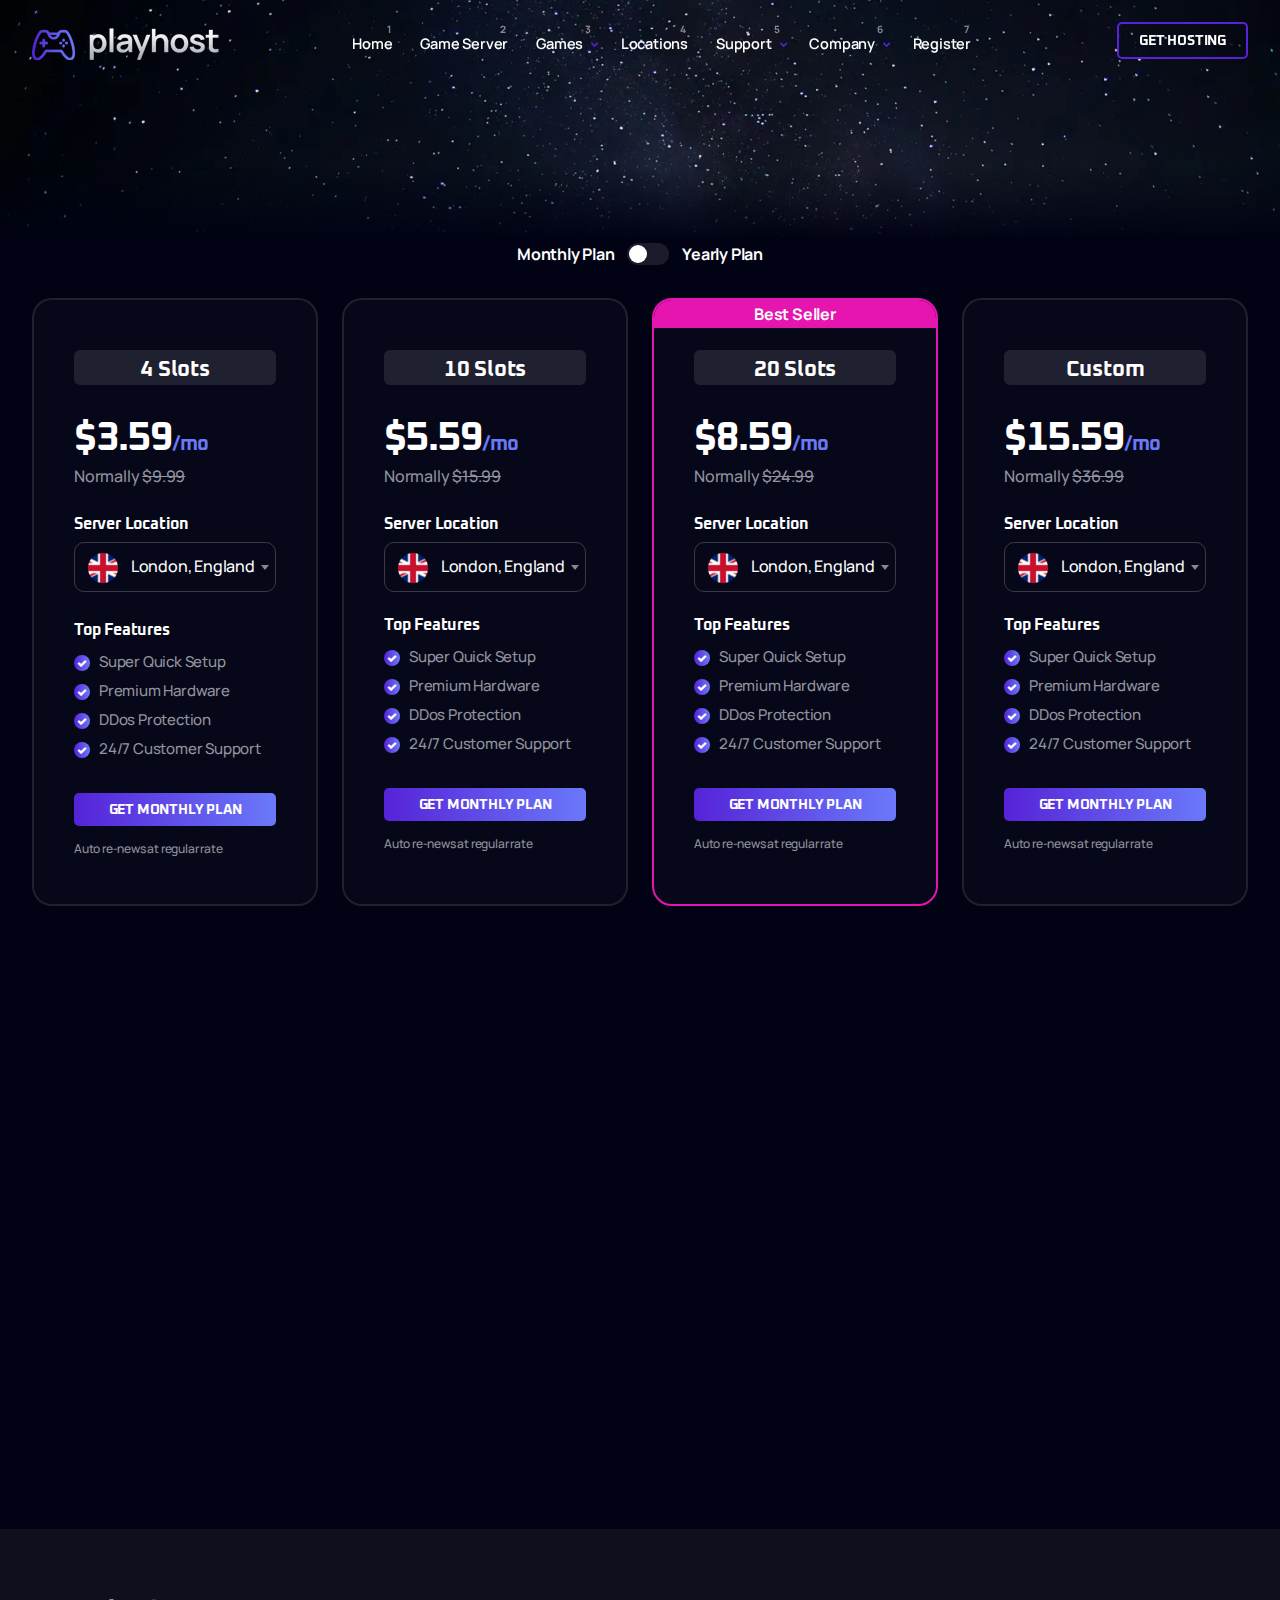
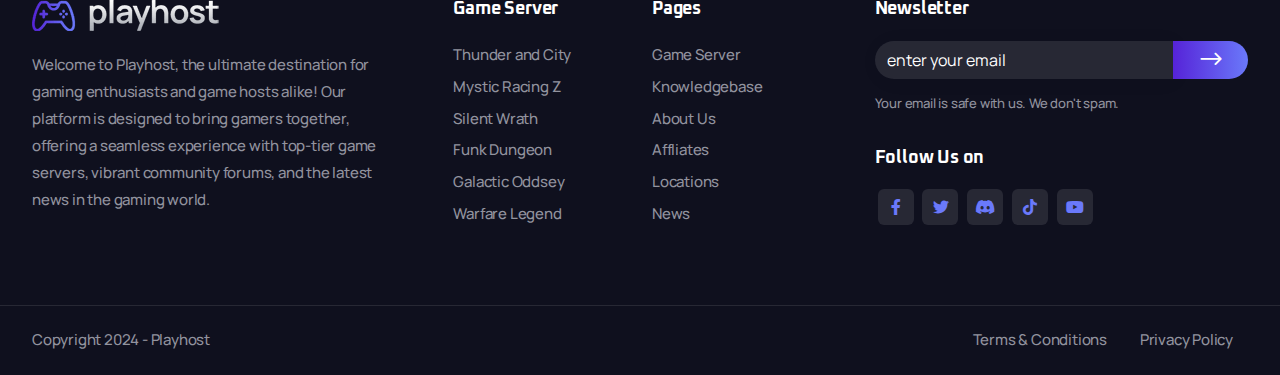
<file: pricing-table-one.html>
<!DOCTYPE html>
<html lang="en">
<head>
    <title>Playhost - Game Hosting Website Template</title>
    <link rel="icon" href="images/icon.png" type="image/gif" sizes="16x16">
    <meta content="text/html;charset=utf-8" http-equiv="Content-Type">
    <meta content="width=device-width, initial-scale=1.0" name="viewport" >
    <meta content="Playhost - Game Hosting Website Template" name="description" >
    <meta content="" name="keywords" >
    <meta content="" name="author" >
    <!-- CSS Files
    ================================================== -->
    <link href="css/bootstrap.min.css" rel="stylesheet" type="text/css" id="bootstrap">
    <link href="css/plugins.css" rel="stylesheet" type="text/css" >
    <link href="css/swiper.css" rel="stylesheet" type="text/css" >
    <link href="css/style.css" rel="stylesheet" type="text/css" >
    <link href="css/coloring.css" rel="stylesheet" type="text/css" >
    <!-- color scheme -->
    <link id="colors" href="css/colors/scheme-01.css" rel="stylesheet" type="text/css" >

</head>

<body class="dark-scheme">
    <div id="wrapper">
        <div class="float-text show-on-scroll">
            <span><a href="#">Scroll to top</a></span>
        </div>
        <div class="scrollbar-v show-on-scroll"></div>
        <!-- page preloader begin -->
        <div id="de-loader"></div>
        <!-- page preloader close -->

        <!-- header begin -->
        <header class="transparent">
            <div class="container">
                <div class="row">
                    <div class="col-md-12">
                        <div class="de-flex sm-pt10">
                            <div class="de-flex-col">
                                <div class="de-flex-col">
                                    <!-- logo begin -->
                                    <div id="logo">
                                        <a href="index.html">
                                            <img class="logo-main" src="images/logo.png" alt="" >
                                            <img class="logo-mobile" src="images/logo-mobile.png" alt="" >
                                        </a>
                                    </div>
                                    <!-- logo close -->
                                </div>
                            </div>
                            <div class="de-flex-col header-col-mid">
                                <ul id="mainmenu">
                                    <li><a class="menu-item" href="index.html">Home</a>
                                    </li>
                                    <li>
                                        <a class="menu-item" href="game-server-1.html">Game Server</a>
                                    </li>
                                    <li>
                                        <a class="menu-item" href="game-server-1.html">Games</a>
                                        <ul class="mega">
                                            <li>
                                                <div class="container">
                                                    <div class="sb-menu p-lg-4 p-sm-0">
                                                        <div class="row g-lg-4 g-sm-0">
                                                            <div class="col-lg-3">
                                                                <div class="d-list-small">
                                                                    <a href="pricing-table-one.html">
                                                                        <img src="images/covers-square/1.webp" class="" alt="">
                                                                        <h5>Thunder and City</h5>
                                                                    </a>
                                                                </div>
                                                                <div class="d-list-small">
                                                                    <a href="pricing-table-one.html">
                                                                        <img src="images/covers-square/2.webp" class="" alt="">
                                                                        <h5>Mystic Racing Z</h5>
                                                                    </a>
                                                                </div>
                                                                <div class="d-list-small">
                                                                    <a href="pricing-table-one.html">
                                                                        <img src="images/covers-square/3.webp" class="" alt="">
                                                                        <h5>Silent Wrath</h5>
                                                                    </a>
                                                                </div>
                                                            </div>

                                                            <div class="col-lg-3">
                                                                <div class="d-list-small">
                                                                    <a href="pricing-table-one.html">
                                                                        <img src="images/covers-square/4.webp" class="" alt="">
                                                                        <h5>Funk Dungeon</h5>
                                                                    </a>
                                                                </div>
                                                                <div class="d-list-small">
                                                                    <a href="pricing-table-one.html">
                                                                        <img src="images/covers-square/5.webp" class="" alt="">
                                                                        <h5>Galactic Odyssey</h5>
                                                                    </a>
                                                                </div>
                                                                <div class="d-list-small">
                                                                    <a href="pricing-table-one.html">
                                                                        <img src="images/covers-square/6.webp" class="" alt="">
                                                                        <h5>Warfare Legends</h5>
                                                                    </a>
                                                                </div>
                                                            </div>

                                                            <div class="col-lg-3">
                                                                <div class="d-list-small">
                                                                    <a href="pricing-table-one.html">
                                                                        <img src="images/covers-square/7.webp" class="" alt="">
                                                                        <h5>Raceway Revolution</h5>
                                                                    </a>
                                                                </div>
                                                                <div class="d-list-small">
                                                                    <a href="pricing-table-one.html">
                                                                        <img src="images/covers-square/8.webp" class="" alt="">
                                                                        <h5>Starborne Odyssey</h5>
                                                                    </a>
                                                                </div>
                                                                <div class="d-list-small">
                                                                    <a href="pricing-table-one.html">
                                                                        <img src="images/covers-square/9.webp" class="" alt="">
                                                                        <h5>Cyber Nexus</h5>
                                                                    </a>
                                                                </div>
                                                            </div>

                                                            <div class="col-lg-3">
                                                                <div class="d-list-small">
                                                                    <a href="pricing-table-one.html">
                                                                        <img src="images/covers-square/10.webp" class="" alt="">
                                                                        <h5>Ancient Realms</h5>
                                                                    </a>
                                                                </div>
                                                                <div class="d-list-small">
                                                                    <a href="pricing-table-one.html">
                                                                        <img src="images/covers-square/11.webp" class="" alt="">
                                                                        <h5>Alien Football</h5>
                                                                    </a>
                                                                </div>
                                                                <div class="d-list-small">
                                                                    <a href="pricing-table-one.html">
                                                                        <img src="images/covers-square/12.webp" class="" alt="">
                                                                        <h5>Shadow of Night</h5>
                                                                    </a>
                                                                </div>
                                                            </div>

                                                        </div>
                                                    </div>
                                                </div>                                                
                                            </li>
                                        </ul>
                                    </li>
                                    <li><a class="menu-item" href="locations.html">Locations</a></li>
                                    <li><a class="menu-item" href="#">Support</a>
                                        <ul>
                                            <li><a class="menu-item" href="knowledgebase.html">Knowledgebase</a></li>
                                            <li><a class="menu-item" href="faq.html">FAQ</a></li>
                                            <li><a class="menu-item" href="contact.html">Contact</a></li>
                                        </ul>
                                    </li>
                                    <li><a class="menu-item" href="#">Company</a>
                                        <ul>
                                            <li><a class="menu-item" href="about.html">About Us</a></li>
                                            <li><a class="menu-item" href="affliate.html">Affliates</a></li>
                                            <li><a class="menu-item" href="news.html">News</a></li>
                                        </ul>
                                    </li>
                                    <li><a class="menu-item" href="register.html">Register</a></li>
                                </ul>
                            </div>
                            <div class="de-flex-col">
                                <div class="menu_side_area">
                                    <a href="game-server-1.html" class="btn-main btn-line"><span>Get Hosting</span></a>
                                    <span id="menu-btn"></span>
                                </div>
                            </div>
                        </div>
                    </div>
                </div>
            </div>
        </header>
        <!-- header close -->
        <!-- content begin -->
        <div class="no-bottom no-top" id="content">
            <div id="top"></div>
            <!-- section begin -->
            <section id="subheader" class="jarallax">
                <div class="de-gradient-edge-bottom"></div>
                <img src="images/background/subheader-game.webp" class="jarallax-img" alt="">
                <div class="container z-1000">
                </div>
            </section>
            <!-- section close -->

            <section class="no-top">
                <div class="container">
                    <div class="row">
                        <div class="col-lg-12 text-center wow fadeInUp">
                            <div class="switch-set">
                                <div>Monthly Plan</div>
                                <div><input id="sw-1" class="switch" type="checkbox" ></div>
                                <div>Yearly Plan</div>
                                <div class="spacer-20"></div>
                            </div>
                        </div>

                        <div class="col-xl-3 col-md-6 mb-sm-30 wow fadeInRight" data-wow-delay=".2s">
                            <div class="de_pricing-table type-2">
                                <div class="d-head">
                                    <h3>4 Slots</h3>
                                </div>
                                <div class="d-price">
                                    <h4 class="opt-1">$3.59<span>/mo</span></h4>
                                    <h4 class="opt-2">$2.59<span>/mo</span></h4>
                                    <p>Normally <s>$9.99</s></p>
                                </div>                                
                                <div class="d-location">
                                    <h4>Server Location</h4>
                                    <select name='Server Location' class="server_location" class="form-control">
                                      <option value='option-1' data-src="images/flags/united-kingdom.png">
                                        London, England
                                      </option>
                                      <option value='option-2' data-src="images/flags/france.png">
                                        Paris, France
                                      </option>
                                      <option value='option-3' data-src="images/flags/germany.png">
                                        Frankurt, Germany
                                      </option>
                                      <option value='option-4' data-src="images/flags/netherlands.png">
                                        Amsterdam, Netherlands
                                      </option>
                                      <option value='option-5' data-src="images/flags/sweden.png">
                                        Stockholm, Sweden
                                      </option>
                                      <option value='option-6' data-src="images/flags/finland.png">
                                        Helsinki, Finland
                                      </option>
                                      <option value='option-7' data-src="images/flags/usa.png">
                                        Los Angeles, USA
                                      </option>
                                      <option value='option-8' data-src="images/flags/canada.png">
                                        Quebec, Canada
                                      </option>
                                      <option value='option-9' data-src="images/flags/australia.png">
                                        Sydney, Australia
                                      </option>
                                      <option value='option-10' data-src="images/flags/brazil.png">
                                        Sau Paulo, Brazil
                                      </option>
                                      <option value='option-11' data-src="images/flags/thailand.png">
                                        Bangkok, Thailand
                                      </option>
                                      <option value='option-12' data-src="images/flags/indonesia.png">
                                        Jakarta, Indonesia
                                      </option>
                                    </select>
                                </div>
                                <div class="spacer-5"></div>
                                <div class="d-group">
                                    <h4>Top Features</h4>
                                    <ul class="d-list">
                                        <li>Super Quick Setup</li>
                                        <li>Premium Hardware</li>
                                        <li>DDos Protection</li>
                                        <li>24/7 Customer Support</li>
                                    </ul>
                                </div>
                                <div class="d-action">
                                    <a href="#" class="btn-main opt-1 w-100"><span>Get Monthly Plan</span></a>
                                    <a href="#" class="btn-main opt-2 w-100"><span>Get Yearly Plan</span></a>
                                    <p>Auto re-news at regular rate</p>
                                </div>
                            </div>
                        </div>
                        <div class="col-xl-3 col-md-6 mb-sm-30 wow fadeInRight" data-wow-delay=".4s">
                            <div class="de_pricing-table type-2">
                                <div class="d-head">
                                    <h3>10 Slots</h3>
                                </div>
                                <div class="d-price">
                                    <h4 class="opt-1">$5.59<span>/mo</span></h4>
                                    <h4 class="opt-2">$3.59<span>/mo</span></h4>
                                    <p>Normally <s>$15.99</s></p>
                                </div>
                                <div class="d-location">
                                    <h4>Server Location</h4>
                                    <select name='Server Location' class="server_location" class="form-control">
                                      <option value='option-1' data-src="images/flags/united-kingdom.png">
                                        London, England
                                      </option>
                                      <option value='option-2' data-src="images/flags/france.png">
                                        Paris, France
                                      </option>
                                      <option value='option-3' data-src="images/flags/germany.png">
                                        Frankurt, Germany
                                      </option>
                                      <option value='option-4' data-src="images/flags/netherlands.png">
                                        Amsterdam, Netherlands
                                      </option>
                                      <option value='option-5' data-src="images/flags/sweden.png">
                                        Stockholm, Sweden
                                      </option>
                                      <option value='option-6' data-src="images/flags/finland.png">
                                        Helsinki, Finland
                                      </option>
                                      <option value='option-7' data-src="images/flags/usa.png">
                                        Los Angeles, USA
                                      </option>
                                      <option value='option-8' data-src="images/flags/canada.png">
                                        Quebec, Canada
                                      </option>
                                      <option value='option-9' data-src="images/flags/australia.png">
                                        Sydney, Australia
                                      </option>
                                      <option value='option-10' data-src="images/flags/brazil.png">
                                        Sau Paulo, Brazil
                                      </option>
                                      <option value='option-11' data-src="images/flags/thailand.png">
                                        Bangkok, Thailand
                                      </option>
                                      <option value='option-12' data-src="images/flags/indonesia.png">
                                        Jakarta, Indonesia
                                      </option>
                                    </select>
                                </div>
                                <div class="d-group">
                                    <h4>Top Features</h4>
                                    <ul class="d-list">
                                        <li>Super Quick Setup</li>
                                        <li>Premium Hardware</li>
                                        <li>DDos Protection</li>
                                        <li>24/7 Customer Support</li>
                                    </ul>
                                </div>
                                <div class="d-action">
                                    <a href="#" class="btn-main opt-1 w-100"><span>Get Monthly Plan</span></a>
                                    <a href="#" class="btn-main opt-2 w-100"><span>Get Yearly Plan</span></a>
                                    <p>Auto re-news at regular rate</p>
                                </div>
                            </div>
                        </div>

                        <div class="col-xl-3 col-md-6 mb-sm-30 wow fadeInRight" data-wow-delay=".6s">
                            <div class="de_pricing-table type-2 rec">
                                <div class="d-recommend">Best Seller</div>
                                <div class="d-head">
                                    <h3>20 Slots</h3>
                                </div>
                                <div class="d-price">
                                    <h4 class="opt-1">$8.59<span>/mo</span></h4>
                                    <h4 class="opt-2">$5.59<span>/mo</span></h4>
                                    <p>Normally <s>$24.99</s></p>
                                </div>
                                <div class="d-location">
                                    <h4>Server Location</h4>
                                    <select name='Server Location' class="server_location" class="form-control">
                                      <option value='option-1' data-src="images/flags/united-kingdom.png">
                                        London, England
                                      </option>
                                      <option value='option-2' data-src="images/flags/france.png">
                                        Paris, France
                                      </option>
                                      <option value='option-3' data-src="images/flags/germany.png">
                                        Frankurt, Germany
                                      </option>
                                      <option value='option-4' data-src="images/flags/netherlands.png">
                                        Amsterdam, Netherlands
                                      </option>
                                      <option value='option-5' data-src="images/flags/sweden.png">
                                        Stockholm, Sweden
                                      </option>
                                      <option value='option-6' data-src="images/flags/finland.png">
                                        Helsinki, Finland
                                      </option>
                                      <option value='option-7' data-src="images/flags/usa.png">
                                        Los Angeles, USA
                                      </option>
                                      <option value='option-8' data-src="images/flags/canada.png">
                                        Quebec, Canada
                                      </option>
                                      <option value='option-9' data-src="images/flags/australia.png">
                                        Sydney, Australia
                                      </option>
                                      <option value='option-10' data-src="images/flags/brazil.png">
                                        Sau Paulo, Brazil
                                      </option>
                                      <option value='option-11' data-src="images/flags/thailand.png">
                                        Bangkok, Thailand
                                      </option>
                                      <option value='option-12' data-src="images/flags/indonesia.png">
                                        Jakarta, Indonesia
                                      </option>
                                    </select>
                                </div>
                                <div class="d-group">
                                    <h4>Top Features</h4>
                                    <ul class="d-list">
                                        <li>Super Quick Setup</li>
                                        <li>Premium Hardware</li>
                                        <li>DDos Protection</li>
                                        <li>24/7 Customer Support</li>
                                    </ul>
                                </div>                                
                                <div class="d-action">
                                    <a href="#" class="btn-main opt-1 w-100"><span>Get Monthly Plan</span></a>
                                    <a href="#" class="btn-main opt-2 w-100"><span>Get Yearly Plan</span></a>
                                    <p>Auto re-news at regular rate</p>
                                </div>
                            </div>
                        </div>

                        <div class="col-xl-3 col-md-6 mb-sm-30 wow fadeInRight" data-wow-delay=".8s">
                            <div class="de_pricing-table type-2">
                                <div class="d-head">
                                    <h3>Custom</h3>
                                </div>
                                <div class="d-price">
                                    <h4 class="opt-1">$15.59<span>/mo</span></h4>
                                    <h4 class="opt-2">$10.59<span>/mo</span></h4>
                                    <p>Normally <s>$36.99</s></p>
                                </div>
                                <div class="d-location">
                                    <h4>Server Location</h4>
                                    <select name='Server Location' class="server_location" class="form-control">
                                      <option value='option-1' data-src="images/flags/united-kingdom.png">
                                        London, England
                                      </option>
                                      <option value='option-2' data-src="images/flags/france.png">
                                        Paris, France
                                      </option>
                                      <option value='option-3' data-src="images/flags/germany.png">
                                        Frankurt, Germany
                                      </option>
                                      <option value='option-4' data-src="images/flags/netherlands.png">
                                        Amsterdam, Netherlands
                                      </option>
                                      <option value='option-5' data-src="images/flags/sweden.png">
                                        Stockholm, Sweden
                                      </option>
                                      <option value='option-6' data-src="images/flags/finland.png">
                                        Helsinki, Finland
                                      </option>
                                      <option value='option-7' data-src="images/flags/usa.png">
                                        Los Angeles, USA
                                      </option>
                                      <option value='option-8' data-src="images/flags/canada.png">
                                        Quebec, Canada
                                      </option>
                                      <option value='option-9' data-src="images/flags/australia.png">
                                        Sydney, Australia
                                      </option>
                                      <option value='option-10' data-src="images/flags/brazil.png">
                                        Sau Paulo, Brazil
                                      </option>
                                      <option value='option-11' data-src="images/flags/thailand.png">
                                        Bangkok, Thailand
                                      </option>
                                      <option value='option-12' data-src="images/flags/indonesia.png">
                                        Jakarta, Indonesia
                                      </option>
                                    </select>
                                </div>
                                <div class="d-group">
                                    <h4>Top Features</h4>
                                    <ul class="d-list">
                                        <li>Super Quick Setup</li>
                                        <li>Premium Hardware</li>
                                        <li>DDos Protection</li>
                                        <li>24/7 Customer Support</li>
                                    </ul>
                                </div>
                                <div class="d-action">
                                    <a href="#" class="btn-main opt-1 w-100"><span>Get Monthly Plan</span></a>
                                    <a href="#" class="btn-main opt-2 w-100"><span>Get Yearly Plan</span></a>
                                    <p>Auto re-news at regular rate</p>
                                </div>
                                </div>
                            </div>
                        </div>
                    </div>
            </section>

            <section class="no-top">
                <div class="container">
                    <div class="row g-4">
                        <div class="col-lg-6">
                            <div class="subtitle wow fadeInUp mb-3">Incredibly features</div>
                            <h2 class="wow fadeInUp mb20" data-wow-delay=".2s">Premium Features</h2>
                        </div>

                        <div class="col-lg-6"></div>

                        <div class="col-lg-3 col-sm-6 wow fadeInRight" data-wow-delay="0s">
                            <div>
                                <img src="images/icons/1.png" class="mb20" alt="">
                                <h4>Super Quick Setup</h4>
                                <p>Dolor minim in pariatur in deserunt laboris eu pariatur labore excepteur cupidatat cupidatat duis dolor in.</p>
                            </div>
                        </div>

                        <div class="col-lg-3 col-sm-6 wow fadeInRight" data-wow-delay=".2s">
                            <div>
                                <img src="images/icons/2.png" class="mb20" alt="">
                                <h4>Premium Hardware</h4>
                                <p>Dolor minim in pariatur in deserunt laboris eu pariatur labore excepteur cupidatat cupidatat duis dolor in.</p>
                            </div>
                        </div>

                        <div class="col-lg-3 col-sm-6 wow fadeInRight" data-wow-delay=".4s">
                            <div>
                                <img src="images/icons/3.png" class="mb20" alt="">
                                <h4>DDos Protection</h4>
                                <p>Dolor minim in pariatur in deserunt laboris eu pariatur labore excepteur cupidatat cupidatat duis dolor in.</p>
                            </div>
                        </div>

                        <div class="col-lg-3 col-sm-6 wow fadeInRight" data-wow-delay=".6s">
                            <div>
                                <img src="images/icons/4.png" class="mb20" alt="">
                                <h4>Fast Support</h4>
                                <p>Dolor minim in pariatur in deserunt laboris eu pariatur labore excepteur cupidatat cupidatat duis dolor in.</p>
                            </div>
                        </div>
                    </div>
                </div>
            </section>
        </div>
        <!-- content close -->
        <!-- footer begin -->
        <footer>
            <div class="container">
                <div class="row gx-5">
                    <div class="col-lg-4">
                        <img src="images/logo.png" alt="" >
                        <div class="spacer-20"></div>
                        <p>Welcome to Playhost, the ultimate destination for gaming enthusiasts and game hosts alike! Our platform is designed to bring gamers together, offering a seamless experience with top-tier game servers, vibrant community forums, and the latest news in the gaming world.</p>
                    </div>
                    <div class="col-lg-4">
                        <div class="row">
                            <div class="col-lg-6 col-sm-6">
                                <div class="widget">
                                    <h5>Game Server</h5>
                                    <ul>
                                        <li><a href="#">Thunder and City</a></li>
                                        <li><a href="#">Mystic Racing Z</a></li>
                                        <li><a href="#">Silent Wrath</a></li>
                                        <li><a href="#">Funk Dungeon</a></li>
                                        <li><a href="#">Galactic Oddsey</a></li>
                                        <li><a href="#">Warfare Legend</a></li>
                                    </ul>
                                </div>
                            </div>
                            <div class="col-lg-6 col-sm-6">
                                <div class="widget">
                                    <h5>Pages</h5>
                                    <ul>
                                        <li><a href="#">Game Server</a></li>
                                        <li><a href="#">Knowledgebase</a></li>
                                        <li><a href="#">About Us</a></li>
                                        <li><a href="#">Affliates</a></li>
                                        <li><a href="#">Locations</a></li>
                                        <li><a href="#">News</a></li>
                                    </ul>
                                </div>
                            </div>
                        </div>
                    </div>
                    <div class="col-lg-4">
                        <div class="widget">
                            <h5>Newsletter</h5>
                            <form action="https://madebydesignesia.com/themes/playhost/blank.php" class="row form-dark" id="form_subscribe" method="post" name="form_subscribe">
                                <div class="col text-center">
                                    <input class="form-control" id="txt_subscribe" name="txt_subscribe" placeholder="enter your email" type="text" > <a href="#" id="btn-subscribe"><i class="arrow_right bg-color-secondary"></i></a>
                                    <div class="clearfix"></div>
                                </div>
                            </form>
                            <div class="spacer-10"></div>
                            <small>Your email is safe with us. We don't spam.</small>
                            <div class="spacer-30"></div>
                            <div class="widget">
                                <h5>Follow Us on</h5>
                                <div class="social-icons">
                                    <a href="#"><i class="fa-brands fa-facebook-f"></i></a>
                                    <a href="#"><i class="fa-brands fa-twitter"></i></a>
                                    <a href="#"><i class="fa-brands fa-discord"></i></a>
                                    <a href="#"><i class="fa-brands fa-tiktok"></i></a>
                                    <a href="#"><i class="fa-brands fa-youtube"></i></a>
                                </div>
                            </div>
                        </div>
                    </div>
                </div>
            </div>
            <div class="subfooter">
                <div class="container">
                    <div class="row">
                        <div class="col-md-12">
                            <div class="de-flex">
                                <div class="de-flex-col">
                                    <a href="index.html">
                                        Copyright 2024 - Playhost
                                    </a>
                                </div>
                                <ul class="menu-simple">
                                    <li><a href="#">Terms &amp; Conditions</a></li>
                                    <li><a href="#">Privacy Policy</a></li>
                                </ul>
                            </div>
                        </div>
                    </div>
                </div>
            </div>
        </footer>
        <!-- footer close -->
    </div>


    
    <!-- Javascript Files
    ================================================== -->
    <script src="js/plugins.js"></script>
    <script src="js/designesia.js"></script>

</body>


</html>
</file>
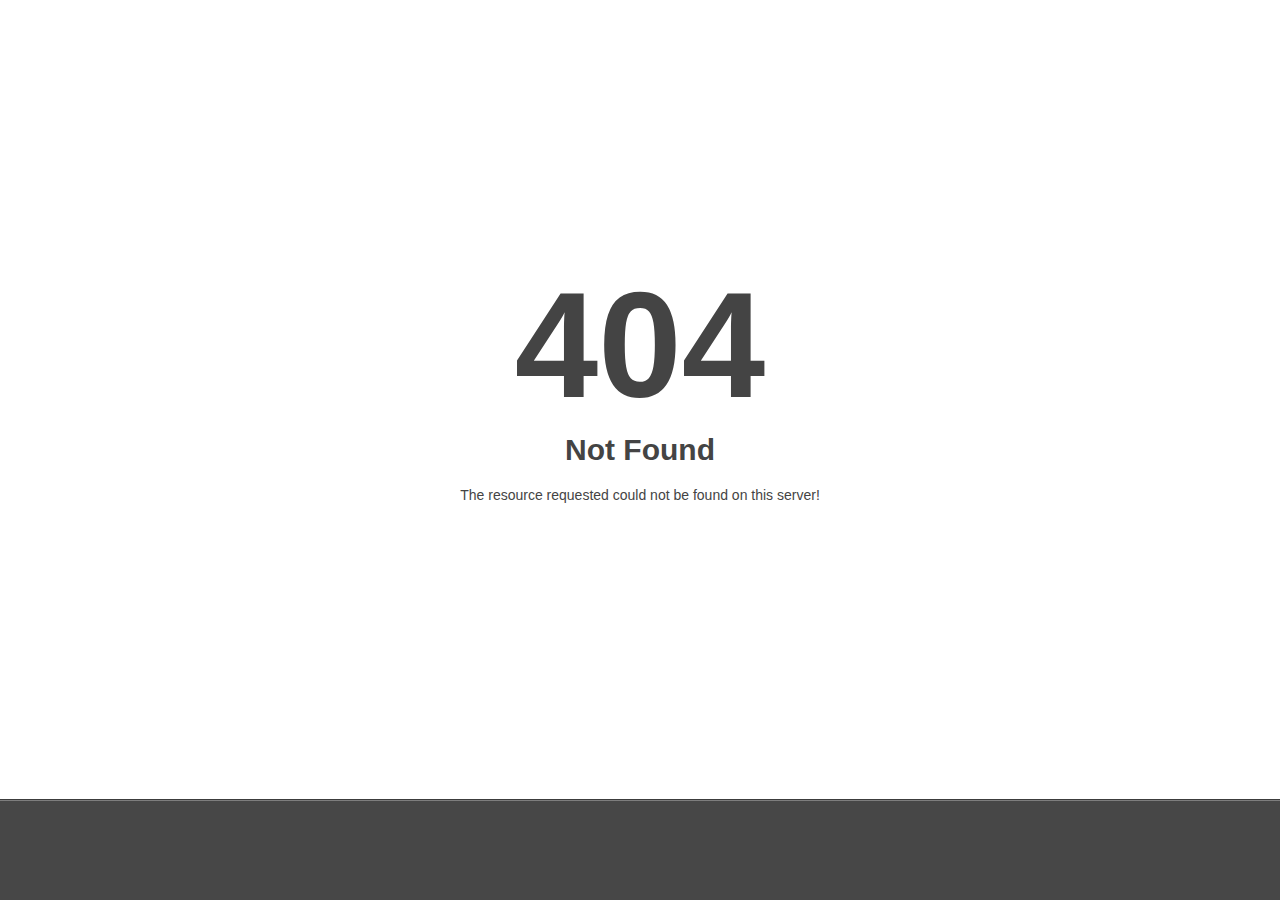
<file: recaptcha.html>
<!DOCTYPE html>
<html style="height:100%">
<head>
<meta name="viewport" content="width=device-width, initial-scale=1, shrink-to-fit=no" />
<title> 404 Not Found
</title><style>@media (prefers-color-scheme:dark){body{background-color:#000!important}}</style></head>
<body style="color: #444; margin:0;font: normal 14px/20px Arial, Helvetica, sans-serif; height:100%; background-color: #fff;">
<div style="height:auto; min-height:100%; ">     <div style="text-align: center; width:800px; margin-left: -400px; position:absolute; top: 30%; left:50%;">
        <h1 style="margin:0; font-size:150px; line-height:150px; font-weight:bold;">404</h1>
<h2 style="margin-top:20px;font-size: 30px;">Not Found
</h2>
<p>The resource requested could not be found on this server!</p>
</div></div><div style="color:#f0f0f0; font-size:12px;margin:auto;padding:0px 30px 0px 30px;position:relative;clear:both;height:100px;margin-top:-101px;background-color:#474747;border-top: 1px solid rgba(0,0,0,0.15);box-shadow: 0 1px 0 rgba(255, 255, 255, 0.3) inset;">
</file>
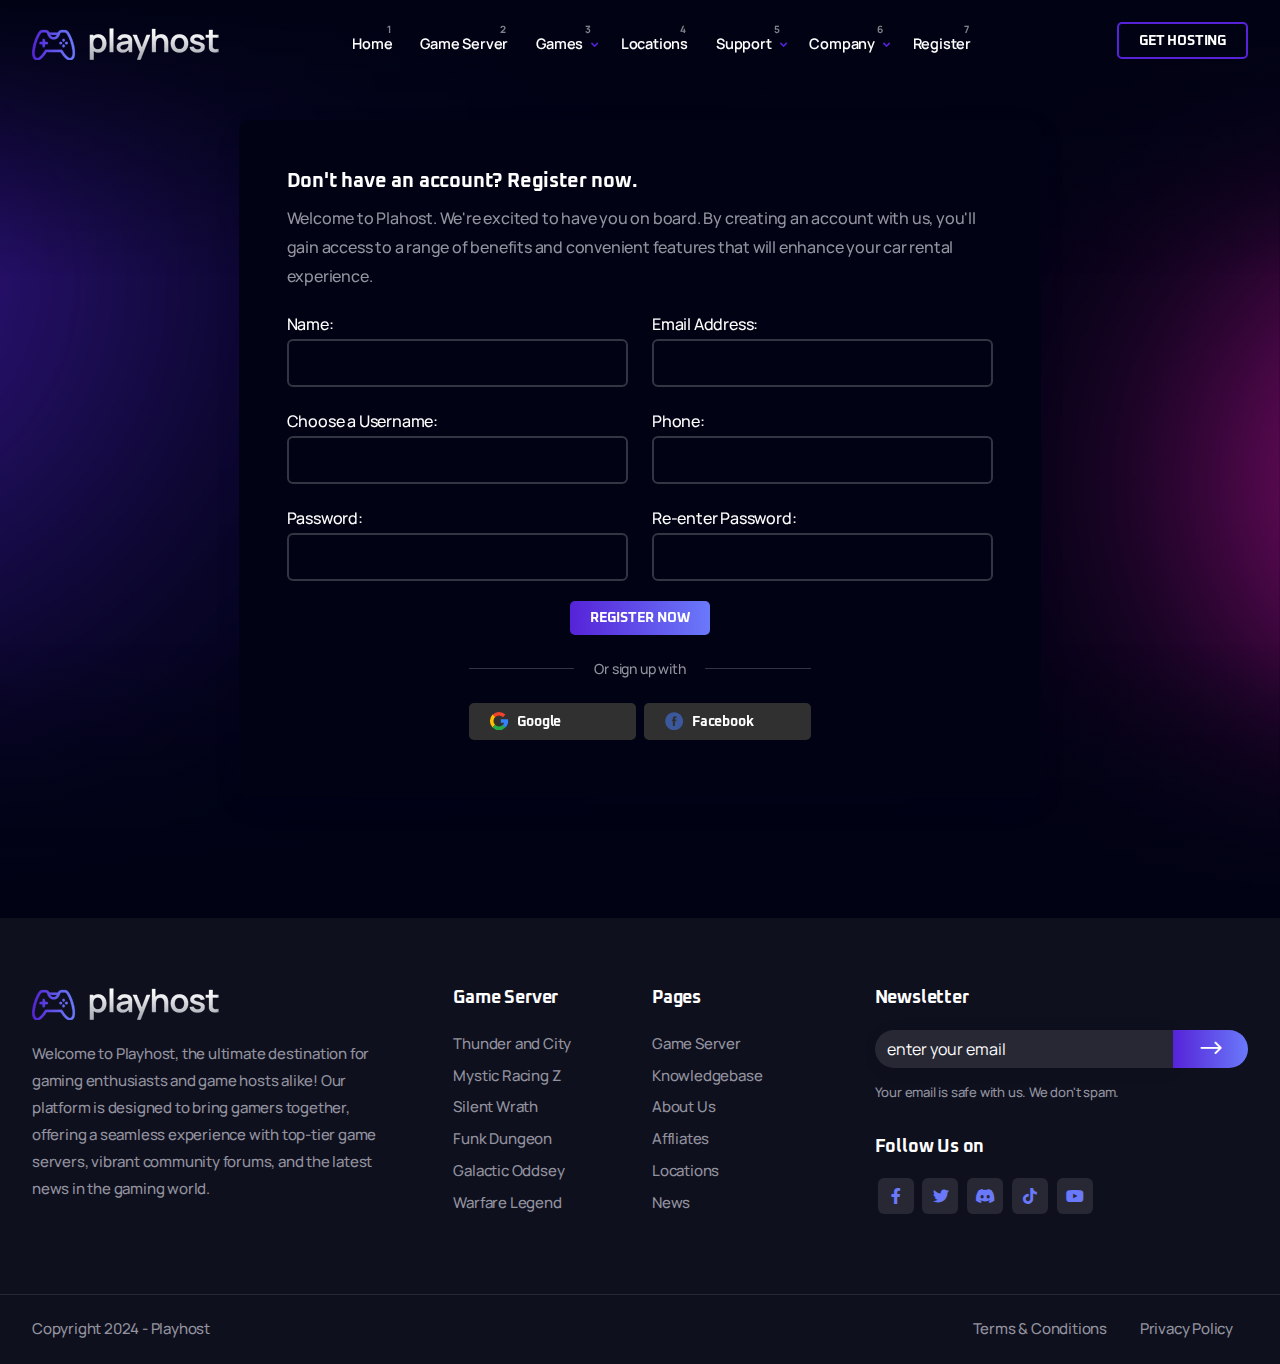
<file: register.html>
<!DOCTYPE html>
<html lang="en">


<head>
    <title>Playhost - Game Hosting Website</title>
    <link rel="icon" href="images/icon.png" type="image/gif" sizes="16x16">
    <meta content="text/html;charset=utf-8" http-equiv="Content-Type">
    <meta content="width=device-width, initial-scale=1.0" name="viewport" >
    <meta content="Playhost - Game Hosting Website Template" name="description" >
    <meta content="" name="keywords" >
    <meta content="" name="author" >
    <!-- CSS Files
    ================================================== -->
    <link href="css/bootstrap.min.css" rel="stylesheet" type="text/css" id="bootstrap">
    <link href="css/plugins.css" rel="stylesheet" type="text/css" >
    <link href="css/swiper.css" rel="stylesheet" type="text/css" >
    <link href="css/style.css" rel="stylesheet" type="text/css" >
    <link href="css/coloring.css" rel="stylesheet" type="text/css" >
    <!-- color scheme -->
    <link id="colors" href="css/colors/scheme-01.css" rel="stylesheet" type="text/css" >

</head>

<body class="dark-scheme">
    <div id="wrapper">
        <div class="float-text show-on-scroll">
            <span><a href="#">Scroll to top</a></span>
        </div>
        <div class="scrollbar-v show-on-scroll"></div>
        <!-- page preloader begin -->
        <div id="de-loader"></div>
        <!-- page preloader close -->

        <!-- header begin -->
        <header class="transparent">
            <div class="container">
                <div class="row">
                    <div class="col-md-12">
                        <div class="de-flex sm-pt10">
                            <div class="de-flex-col">
                                <div class="de-flex-col">
                                    <!-- logo begin -->
                                    <div id="logo">
                                        <a href="index.html">
                                            <img class="logo-main" src="images/logo.png" alt="" >
                                            <img class="logo-mobile" src="images/logo-mobile.png" alt="" >
                                        </a>
                                    </div>
                                    <!-- logo close -->
                                </div>
                            </div>
                            <div class="de-flex-col header-col-mid">
                                <ul id="mainmenu">
                                    <li><a class="menu-item" href="index.html">Home</a>
                                    </li>
                                    <li>
                                        <a class="menu-item" href="game-server-1.html">Game Server</a>
                                    </li>
                                    <li>
                                        <a class="menu-item" href="game-server-1.html">Games</a>
                                        <ul class="mega">
                                            <li>
                                                <div class="container">
                                                    <div class="sb-menu p-lg-4 p-sm-0">
                                                        <div class="row g-lg-4 g-sm-0">
                                                            <div class="col-lg-3">
                                                                <div class="d-list-small">
                                                                    <a href="pricing-table-one.html">
                                                                        <img src="images/covers-square/1.webp" class="" alt="">
                                                                        <h5>Thunder and City</h5>
                                                                    </a>
                                                                </div>
                                                                <div class="d-list-small">
                                                                    <a href="pricing-table-one.html">
                                                                        <img src="images/covers-square/2.webp" class="" alt="">
                                                                        <h5>Mystic Racing Z</h5>
                                                                    </a>
                                                                </div>
                                                                <div class="d-list-small">
                                                                    <a href="pricing-table-one.html">
                                                                        <img src="images/covers-square/3.webp" class="" alt="">
                                                                        <h5>Silent Wrath</h5>
                                                                    </a>
                                                                </div>
                                                            </div>

                                                            <div class="col-lg-3">
                                                                <div class="d-list-small">
                                                                    <a href="pricing-table-one.html">
                                                                        <img src="images/covers-square/4.webp" class="" alt="">
                                                                        <h5>Funk Dungeon</h5>
                                                                    </a>
                                                                </div>
                                                                <div class="d-list-small">
                                                                    <a href="pricing-table-one.html">
                                                                        <img src="images/covers-square/5.webp" class="" alt="">
                                                                        <h5>Galactic Odyssey</h5>
                                                                    </a>
                                                                </div>
                                                                <div class="d-list-small">
                                                                    <a href="pricing-table-one.html">
                                                                        <img src="images/covers-square/6.webp" class="" alt="">
                                                                        <h5>Warfare Legends</h5>
                                                                    </a>
                                                                </div>
                                                            </div>

                                                            <div class="col-lg-3">
                                                                <div class="d-list-small">
                                                                    <a href="pricing-table-one.html">
                                                                        <img src="images/covers-square/7.webp" class="" alt="">
                                                                        <h5>Raceway Revolution</h5>
                                                                    </a>
                                                                </div>
                                                                <div class="d-list-small">
                                                                    <a href="pricing-table-one.html">
                                                                        <img src="images/covers-square/8.webp" class="" alt="">
                                                                        <h5>Starborne Odyssey</h5>
                                                                    </a>
                                                                </div>
                                                                <div class="d-list-small">
                                                                    <a href="pricing-table-one.html">
                                                                        <img src="images/covers-square/9.webp" class="" alt="">
                                                                        <h5>Cyber Nexus</h5>
                                                                    </a>
                                                                </div>
                                                            </div>

                                                            <div class="col-lg-3">
                                                                <div class="d-list-small">
                                                                    <a href="pricing-table-one.html">
                                                                        <img src="images/covers-square/10.webp" class="" alt="">
                                                                        <h5>Ancient Realms</h5>
                                                                    </a>
                                                                </div>
                                                                <div class="d-list-small">
                                                                    <a href="pricing-table-one.html">
                                                                        <img src="images/covers-square/11.webp" class="" alt="">
                                                                        <h5>Alien Football</h5>
                                                                    </a>
                                                                </div>
                                                                <div class="d-list-small">
                                                                    <a href="pricing-table-one.html">
                                                                        <img src="images/covers-square/12.webp" class="" alt="">
                                                                        <h5>Shadow of Night</h5>
                                                                    </a>
                                                                </div>
                                                            </div>

                                                        </div>
                                                    </div>
                                                </div>                                                
                                            </li>
                                        </ul>
                                    </li>
                                    <li><a class="menu-item" href="locations.html">Locations</a></li>
                                    <li><a class="menu-item" href="#">Support</a>
                                        <ul>
                                            <li><a class="menu-item" href="knowledgebase.html">Knowledgebase</a></li>
                                            <li><a class="menu-item" href="faq.html">FAQ</a></li>
                                            <li><a class="menu-item" href="contact.html">Contact</a></li>
                                        </ul>
                                    </li>
                                    <li><a class="menu-item" href="#">Company</a>
                                        <ul>
                                            <li><a class="menu-item" href="about.html">About Us</a></li>
                                            <li><a class="menu-item" href="affliate.html">Affliates</a></li>
                                            <li><a class="menu-item" href="news.html">News</a></li>
                                        </ul>
                                    </li>
                                    <li><a class="menu-item" href="register.html">Register</a></li>
                                </ul>
                            </div>
                            <div class="de-flex-col">
                                <div class="menu_side_area">
                                    <a href="game-server-1.html" class="btn-main btn-line"><span>Get Hosting</span></a>
                                    <span id="menu-btn"></span>
                                </div>
                            </div>
                        </div>
                    </div>
                </div>
            </div>
        </header>
        <!-- header close -->
        <!-- content begin -->
        <div class="no-bottom no-top" id="content">
            <div id="top"></div>
            
            <section class="v-center jarallax">
                <div class="de-gradient-edge-top"></div>
                <div class="de-gradient-edge-bottom"></div>
                <img src="images/background/5.webp" class="jarallax-img" alt="">
                <div class="container z-1000">
                        <div class="row align-items-center">
                            <div class="col-lg-8 offset-lg-2">
                                <div class="p-5 rounded-10 shadow-soft bg-dark-1">
                                    <form name="contactForm" id='contact_form' class="form-border" method="post" action='#'>
                                        <h4>Don't have an account? Register now.</h4>
                                        <p>Welcome to Plahost. We're excited to have you on board. By creating an account with us, you'll gain access to a range of benefits and convenient features that will enhance your car rental experience.</p>
                                        <div class="row">

                                            <div class="col-md-6">
                                                <div class="field-set">
                                                    <label>Name:</label>
                                                    <input type='text' name='name' id='name' class="form-control">
                                                </div>
                                            </div>

                                            <div class="col-md-6">
                                                <div class="field-set">
                                                    <label>Email Address:</label>
                                                    <input type='text' name='email' id='email' class="form-control">
                                                </div>
                                            </div>

                                            <div class="col-md-6">
                                                <div class="field-set">
                                                    <label>Choose a Username:</label>
                                                    <input type='text' name='username' id='username' class="form-control">
                                                </div>
                                            </div>

                                            <div class="col-md-6">
                                                <div class="field-set">
                                                    <label>Phone:</label>
                                                    <input type='text' name='phone' id='phone' class="form-control">
                                                </div>
                                            </div>

                                            <div class="col-md-6">
                                                <div class="field-set">
                                                    <label>Password:</label>
                                                    <input type='text' name='password' id='password' class="form-control">
                                                </div>
                                            </div>

                                            <div class="col-md-6">
                                                <div class="field-set">
                                                    <label>Re-enter Password:</label>
                                                    <input type='text' name='re-password' id='re-password' class="form-control">
                                                </div>
                                            </div>

                                            <div class="col-lg-6 offset-lg-3 text-center">
                                                <div id='submit'>
                                                    <input type='submit' id='send_message' value='Register Now' class="btn-main color-2">
                                                </div>
                                            </div>


                                            <div class="col-md-12">

                                                <div id='mail_success' class='success'>Your message has been sent successfully.</div>
                                                <div id='mail_fail' class='error'>Sorry, error occured this time sending your message.</div>
                                                <div class="clearfix"></div>

                                            </div>

                                            <div class="col-lg-6 offset-lg-3">
                                                <div class="title-line">Or&nbsp;sign&nbsp;up&nbsp;with</div>
                                                <div class="row g-2">
                                                    <div class="col-lg-6">
                                                        <a class="btn-sc btn-fullwidth mb10" href="#"><img src="images/svg/google_icon.svg" alt="">Google</a>
                                                    </div>
                                                    <div class="col-lg-6">
                                                        <a class="btn-sc btn-fullwidth mb10" href="#"><img src="images/svg/facebook_icon.svg" alt="">Facebook</a>
                                                    </div>
                                                </div>
                                            </div>

                                        </div>
                                    </form>
                                </div>
                            </div>
                        </div>
                    </div>
            </section>

            

        </div>
        <!-- content close -->
        <!-- footer begin -->
        <footer>
            <div class="container">
                <div class="row gx-5">
                    <div class="col-lg-4">
                        <img src="images/logo.png" alt="" >
                        <div class="spacer-20"></div>
                        <p>Welcome to Playhost, the ultimate destination for gaming enthusiasts and game hosts alike! Our platform is designed to bring gamers together, offering a seamless experience with top-tier game servers, vibrant community forums, and the latest news in the gaming world.</p>
                    </div>
                    <div class="col-lg-4">
                        <div class="row">
                            <div class="col-lg-6 col-sm-6">
                                <div class="widget">
                                    <h5>Game Server</h5>
                                    <ul>
                                        <li><a href="#">Thunder and City</a></li>
                                        <li><a href="#">Mystic Racing Z</a></li>
                                        <li><a href="#">Silent Wrath</a></li>
                                        <li><a href="#">Funk Dungeon</a></li>
                                        <li><a href="#">Galactic Oddsey</a></li>
                                        <li><a href="#">Warfare Legend</a></li>
                                    </ul>
                                </div>
                            </div>
                            <div class="col-lg-6 col-sm-6">
                                <div class="widget">
                                    <h5>Pages</h5>
                                    <ul>
                                        <li><a href="#">Game Server</a></li>
                                        <li><a href="#">Knowledgebase</a></li>
                                        <li><a href="#">About Us</a></li>
                                        <li><a href="#">Affliates</a></li>
                                        <li><a href="#">Locations</a></li>
                                        <li><a href="#">News</a></li>
                                    </ul>
                                </div>
                            </div>
                        </div>
                    </div>
                    <div class="col-lg-4">
                        <div class="widget">
                            <h5>Newsletter</h5>
                            <form action="https://madebydesignesia.com/themes/playhost/blank.php" class="row form-dark" id="form_subscribe" method="post" name="form_subscribe">
                                <div class="col text-center">
                                    <input class="form-control" id="txt_subscribe" name="txt_subscribe" placeholder="enter your email" type="text" > <a href="#" id="btn-subscribe"><i class="arrow_right bg-color-secondary"></i></a>
                                    <div class="clearfix"></div>
                                </div>
                            </form>
                            <div class="spacer-10"></div>
                            <small>Your email is safe with us. We don't spam.</small>
                            <div class="spacer-30"></div>
                            <div class="widget">
                                <h5>Follow Us on</h5>
                                <div class="social-icons">
                                    <a href="#"><i class="fa-brands fa-facebook-f"></i></a>
                                    <a href="#"><i class="fa-brands fa-twitter"></i></a>
                                    <a href="#"><i class="fa-brands fa-discord"></i></a>
                                    <a href="#"><i class="fa-brands fa-tiktok"></i></a>
                                    <a href="#"><i class="fa-brands fa-youtube"></i></a>
                                </div>
                            </div>
                        </div>
                    </div>
                </div>
            </div>
            <div class="subfooter">
                <div class="container">
                    <div class="row">
                        <div class="col-md-12">
                            <div class="de-flex">
                                <div class="de-flex-col">
                                    <a href="index.html">
                                        Copyright 2024 - Playhost
                                    </a>
                                </div>
                                <ul class="menu-simple">
                                    <li><a href="#">Terms &amp; Conditions</a></li>
                                    <li><a href="#">Privacy Policy</a></li>
                                </ul>
                            </div>
                        </div>
                    </div>
                </div>
            </div>
        </footer>
        <!-- footer close -->
    </div>

  
    
    <!-- Javascript Files
    ================================================== -->
    <script src="js/plugins.js"></script>
    <script src="js/designesia.js"></script>
    <script src="js/custom-marquee.js"></script>
</body>


</html>
</file>
<file: css/style.css>
/* ================================================== */


/* Playhost
/* created by designesia

@charset "utf-8";

Table of content:

* body
* header
  * subheader
* navigation
* content
* section
* footer
* sidebar
* blog
* products
* contact
* elements
  * address
  * border
  * box icon
  * breadcrumb
  * button and link
  * columns
  * counter
  * divider
  * dropcap
  * heading
  * icon font
  * list
  * map
  * package
  * page heading
  * pagination
  * pricing
  * preloader
  * progress bar
  * social icons
  * spacer
  * tabs
  * team
  * testimonial
* plugins
* media query
*/

/* ================================================== */

@import url('https://fonts.googleapis.com/css2?family=Oxanium:ital,wght@0,200;0,300;0,400;0,500;0,600;0,700;0,800;1,200;1,300;1,400;1,500;1,600;1,700;1,800&amp;display=swap');
@import url('https://fonts.googleapis.com/css2?family=Manrope:ital,wght@0,200;0,300;0,400;0,500;0,600;0,700;0,800;1,200;1,300;1,400;1,500;1,600;1,700;1,800&amp;display=swap');

/* ================================================== */


/* import fonts icon */


/* ================================================== */

@import url("../fonts/fontawesome4/css/font-awesome.css");
@import url("../fonts/fontawesome6/css/fontawesome.css");
@import url("../fonts/fontawesome6/css/brands.css");
@import url("../fonts/fontawesome6/css/solid.css");
@import url("../fonts/elegant_font/HTML_CSS/style.css");
@import url("../fonts/et-line-font/style.css");

* {
  --title-font: "Oxanium", Helvetica, Arial, sans-serif;
  --body-font: "Manrope", Helvetica, Arial, sans-serif;
  --body-font-weight: 500;
  --border-default: solid 1px rgba(30, 30, 30, 1);
  --bg-color-even: #E8E8E8;
  --bg-color-odd: #F4F4F4;
  --bg-dark-1: #010314;
  --bg-dark-1-rgb: 1, 3, 20;
  --bg-dark-2: #0F101E;
  --bg-dark-3: #303030;
  --body-font-color: #4C5671;
  --dark-body-font-color: #92939e;
  --gradient-text: 0deg,#888888 0%, #ffffff 75%;
  --swiper-theme-color: var(--secondary-color);
}


.bg-dark-1{background: var(--bg-dark-1) !important;}
.bg-dark-2{background: var(--bg-dark-2) !important;}
.bg-dark-3{background: var(--bg-dark-3) !important;}

.g-custom {
  --bs-gutter-x: 30px;
  --bs-gutter-y: 30px;
}

.g-custom-x {
  --bs-gutter-x: 30px;
}

/* ================================================== */


/* body */


/* ================================================== */

html {
  overflow-x: hidden;
  padding: 0;
  margin: 0;
  background: var(--bg-dark-1);
}

body {
  font-family: var(--body-font);
  font-size: 16px;
  font-weight: var(--body-font-weight);
  color: var(--body-font-color);
  padding: 0;
  line-height: 1.8em;
  word-spacing: 0px;
  letter-spacing: -0.2px;
}

.dark-scheme {
  color: var(--dark-body-font-color);
}

body.dark-scheme {
  background: var(--bg-dark-1);
}

body.boxed {
  margin: 30px;
  overflow: hidden;
  border: solid 1px #eee;
}

body .owl-stage .owl-item {
  margin-bottom: 15px;

}

#wrapper {
  position: relative;
  overflow: hidden;
}

.de-navbar-left #wrapper {
  overflow: visible;
}

a,
a:hover {
  text-decoration: none;
}

a.a-underline {
  display: inline-block;
  position: relative;
  overflow: hidden;
}

a.a-underline span {
  display: block;
  position: relative;
  left: 0;
  bottom: 0;
  border-bottom: solid 1px #333;
  width: 0;
}

a.a-underline:hover span {
  width: 100%;
}

/* ================================================== */


/*  header  */


/* ================================================== */

header {
  width: 100%;
  position: absolute;
  left: 0;
  z-index: 1001;
  background: #2b313f;
  margin: 0;
  border-bottom: solid 1px rgba(255, 255, 255, 0);
}

header.header-s1 {
  top: 0;
}

header .info {
  display: none;
  color: #fff;
  padding: 10px 0 10px 0;
  width: 100%;
  z-index: 100;
  background: #242424;
}

header .info .col {
  display: inline-block;
  font-size: 12px;
}

header .info .col {
  padding-right: 30px;
}

header .info .col:last-child {
  padding-right: 0px;
}

header .info i {
  font-size: 14px;
  margin-right: 15px;
}

header .info .social.col {
  border: none;
}

header .info .social i {
  color: #fff;
  font-size: 14px;
  display: inline-block;
  float: none;
  padding: 0 10px 0 10px;
  margin: 0;
}

header .info strong {
  font-size: 12px;
}

header.header-bg {
  background: rgba(0, 0, 0, 0.5);
}

header.transparent {
  background: none;
}

body:not(.side-layout) header:not(.smaller):not(.header-mobile).header-light.transparent {
  background: rgba(255, 255, 255, 0.0);
}

header.autoshow {
  top: -120px;
  height: 70px !important;
}

header.autoshow.scrollOn,
header.autoshow.scrollOff {
  -o-transition: .5s;
  -ms-transition: .5s;
  -moz-transition: .5s;
  -webkit-transition: .5s;
  transition: .5s;
  outline: none;
}

header.autoshow.scrollOn {
  top: 0;
}

header.autoshow.scrollOff {
  top: -120px;
}

header div#logo {
  color: white;
  -webkit-transition: all 0.3s;
  -moz-transition: all 0.3s;
  -ms-transition: all 0.3s;
  -o-transition: all 0.3s;
  transition: all 0.3s;
}

header .logo-2 {
  display: none;
}

header .logo-scroll {
  display: none;
}

header .logo,
header .logo-2 {
  font-family: var(--body-font);
  color: #fff;
  font-size: 40px;
  font-weight: 300;
}

header .logo-2 {
  color: #333;
}

header.header-full nav {
  float: left;
}

header nav a {
  -webkit-transition: all 0.3s;
  -moz-transition: all 0.3s;
  -ms-transition: all 0.3s;
  -o-transition: all 0.3s;
  transition: all 0.3s;
}

header nav a:hover {
  color: #555;
}

header.smaller #mainmenu ul ul {
  top: 0px;
}

header.smaller {
  position: fixed;
  top: 0px;
  background: rgba(var(--bg-dark-1-rgb), .9);
}

.scroll-down {
    margin-top: -90px;
}

.scroll-up {
    margin-top: 0;
}

header.header-center.scroll-down{
  margin-top: -175px;
}

header.header-center #logo-center{
  display: inline-block;
  padding-top: 40px;
}

header.header-center #mainmenu{
  display: inline-block;
}

header.header-center{
  text-align: center;
}

header.header-center #logo{
  display: none;
}

header.smaller .btn-main{
  margin-top: 8px;
}

header.smaller .btn-rsvp {
  height: 100px;
  padding-top: 55px;
}

.boxed header.smaller {
  margin-top: 0px;
}

header.smaller div#logo,
header.s2 div#logo {}

header.smaller .logo-init {
  display: none;
}

header.smaller #topbar.topbar-dark {
  background: rgba(34, 34, 34, .05);
}

header.smaller #topbar.topbar-dark a {
  color: #333333;
}

header .logo-mobile {
  display: none;
}

header.smaller.scroll-dark {
  background: var(--bg-color-even);
}

header.header-light .h-phone,
header.smaller.scroll-light .h-phone {
  color: #202020;
}

header:not(.header-light).smaller.scroll-light div#logo .logo {
  display: none;
}

header.smaller.scroll-light div#logo .logo-2 {
  display: inline-block;
}

header.smaller.scroll-light div#logo .logo-scroll {
  display: inline-block;
}

header.smaller.header-light div#logo .logo {
  display: none;
}

header.smaller.scroll-light .social-icons i {
  color: #333;
}

header.smaller.scroll-light #mainmenu li a,
header.smaller.scroll-light #mainmenu li.has-child:after {
  color: #333333;
}

header.smaller.scroll-light #mainmenu li li a:hover {
  color: #ffffff;
}

.logo-smaller div#logo {
  width: 150px;
  height: 30px;
  line-height: 65px;
  font-size: 30px;
}

.logo-smaller div#logo img {
  font-size: 30px;
}

header.smaller div#logo .logo-1 {
  display: none;
}

header.smaller div#logo .logo-2 {
  display: inline-block;
}

.logo-small {
  margin-bottom: 20px;
}

header.de_header_2 {
  height: 125px;
}

header.de_header_2.smaller {
  height: 70px;
}

header.de_header_2.smaller .info {
  position: absolute;
  opacity: 0;
  z-index: -1;
}

header.header-full {
  padding-left: 40px;
  padding-right: 40px;
}

header .header-row {
  text-align: center;
}

header .header-col {
  position: relative;
  height: 100%;
}

/* left col header */
header .header-col.left {
  float: left;
  padding: 0 30px 0 0;
  /* border-right:solid 1px rgba(255,255,255,.2); */
}

/* middle col header */
header .header-col.mid {
  float: right;
}

header .header-col.mid .social-icons {
  float: right;
  /* border-left:solid 1px rgba(255,255,255,.2); */
  padding: 0 30px 0 30px;
}


.header-col-right {
  text-align: right;
}


.de-navbar-left {
  background: #151618;
}

.de-navbar-left #logo {
  padding: 40px;
  text-align: center;
  width: 100%;
}

.de-navbar-left header {
  position: relative;
  display: block;
  width: 100%;
  height: 100%;
  left: 0;
  background: none;
  padding: 30px;
  padding-right: 20px;
}

.de-navbar-left header #mainmenu {
  float: none;
  margin: 0;
  padding: 0;
}

.de-navbar-left header #mainmenu>li {
  display: block;
  margin: 0;
  float: none;
  text-align: center;
  font-family: var(--body-font);
  letter-spacing: 5px;
  font-size: 14px;
  padding: 0;
  padding-top: 10px;
  padding-bottom: 10px;
  border-bottom: solid 1px rgba(255, 255, 255, .1);
}

.de_light.de-navbar-left header #mainmenu>li {
  border-bottom: solid 1px rgba(0, 0, 0, .05);
}

.de-navbar-left header #mainmenu>li>a {
  padding: 0;
  opacity: .5;
}

.de_light.de-navbar-left header #mainmenu>li>a {
  color: #222;
}

.de-navbar-left header #mainmenu>li a:hover {
  opacity: 1;
}

.de-navbar-left header #mainmenu>li>a:after {
  content: none;
}

.de-navbar-left header nav {
  float: none;
}

/* subheader */

#subheader {
  overflow: hidden;
  position: relative;
}

#subheader h2 {
  margin-bottom: 0;
}

#subheader.dark {
  background-color: #1A1C26;
}

#subheader.dark h1 {
  color: #fff;
}

.de-navbar-left #subheader {
  padding-bottom: 120px;
}

#subheader .crumb {
  font-size: 14px;
  letter-spacing: 3px;
}

#subheader.text-light .crumb {
  color: #fff;
}

#subheader .small-border-deco {
  display: block;
  margin: 0 auto;
  margin-top: 20px;
  width: 100%;
  height: 1px;
  background: rgba(255, 255, 255, .1);
}

#subheader .small-border-deco span {
  display: block;
  margin: 0 auto;
  height: 2px;
  width: 100px;
}

#subheader.dark h2,
#subheader.dark h4 {
  color: #fff;
}

#subheader.dark h2 {
  font-size: 48px;
}

#subheader.s2 {
  text-align: left;
  padding: 120px 0 20px;
  border: solid 1px #ddd;
  border-left: none;
  border-right: none;
}

.rtl #subheader.s2 {
  text-align: right;
}


#subheader.s2 h1,
#subheader.s2 .crumb {
  margin: 0;
  padding: 0;
}

#subheader.s2 .crumb {
  float: right;
  margin-top: 10px;
}

.rtl #subheader.s2 .crumb {
  float: left;
}

#subheader.sh-plain {
  padding: 100px 0 60px 0;
}

.de-navbar-left.de_light #subheader h1 {
  color: #222;
}

#profile_banner {
  min-height: 360px;
}

/* ================================================== */


/* navigation */


/* ================================================== */

#mainmenu {
  font-size: 14.5px;
  margin: 0 auto;
  float: none;
  counter-reset: my-awesome-counter;
}

#mainmenu.s2{
  font-family: var(--body-font);
}

#mainmenu ul {
  margin: 0px 0px;
  padding: 0px;
  height: 30px;
  background: #ffffff;
  color: var(--body-font-color);
}

#mainmenu ul:not(.mega) {
  border: solid 1px #dddddd;
}

.dark-scheme #mainmenu ul {
  background: var(--bg-dark-1);
  border: solid 1px rgba(255, 255, 255, .1);
}

.dark-scheme #mainmenu ul.mega {
  border:none;
}

#mainmenu li {
  margin: 0px 0px;
  padding: 0px 0px;
  float: left;
  display: inline;
  list-style: none;
  position: relative;
}

#mainmenu>li {
  margin-right: 22px;
}

#mainmenu>li {
  counter-increment: my-awesome-counter;
}
#mainmenu>li::before {
  content: counter(my-awesome-counter) "";
  position: absolute;
  right: 8px;
  top: 15px;
  font-weight: bold;
  font-size: 10px;
  color:rgba(255, 255, 255, .5);
}

header.smaller #mainmenu>li::before{
  transform: scale(0);
}

#mainmenu>li.has-child:after {
  font-family: FontAwesome;
  content: "\f078";
  padding-left: 5px;
  font-size: 8px;
  position: relative;
  top: -2px;
}

.rtl #mainmenu li.has-child:after {
  padding-left: 15px;
}

.header-light #mainmenu li.has-child:after {
  color: rgba(0, 0, 0, .5);
}

#mainmenu li>a {
  padding-right: 6px;
  font-weight:600;
}

#mainmenu.s2 li>a{
  letter-spacing: 0;
}

#mainmenu li.has-child>a {
  padding-right: 0px;
}

#mainmenu a {
  position: relative;
  display: inline-block;
  padding: 30px 0;
  text-decoration: none;
  color: #ffffff;
  text-align: center;
  outline: none;
}

header.smaller #mainmenu > li > a{
  padding: 15px 0;
}

#mainmenu p {
  line-height: 1.8em;
  margin-bottom: 0;
}

header.header-light #mainmenu a {
  color: #35404e;
}

#mainmenu a span:not(.badge) {
  position: relative;
  width: 0%;
  color: #ffffff;
  display: block;
  font-size: 10px;
  text-transform: uppercase;
  line-height: 14px;
  border-bottom: solid 2px #ffffff;
}

#mainmenu li:hover a span:not(.badge) {
  width: 100%;
}

#mainmenu li li a span:not(.badge) {
  float: right;
  margin-top: 5px;
}

#mainmenu a.active span:not(.badge) {
  width: 100%;
  margin-left: 0%;
}

.header-light {
  border-bottom: solid 1px rgba(255, 255, 255, 0);
}

.header-light #mainmenu>li>a {
  color: #222;
}

#mainmenu li li {
  font-family: var(--body-font);
  font-size: 14px;
}

#mainmenu li li:last-child {
  border-bottom: none;
}

#mainmenu li li a {
  padding: 5px 15px;
  border-top: none;
  color: #606060;
  width: 100%;
  border-left: none;
  text-align: left;
  font-weight: normal;
  border-bottom: solid 1px rgba(255, 255, 255, .1);
  letter-spacing: 0;
}

#mainmenu li:last-child>a {
  border-bottom: none;
}

.dark-scheme #mainmenu li li a {
  color: #ffffff;
}

.rtl #mainmenu li li a {
  text-align: right;
}

#mainmenu li li a:hover {
  color: #111;
}

#mainmenu li li a:after {
  content: none;
}

#mainmenu li li a:hover,
#mainmenu ul li:hover>a {
  color: #fff;
}

#mainmenu li a.active{
  color:var(--secondary-color) !important;
}

#mainmenu li ul {
  width: 190px;
  height: auto;
  position: absolute;
  left: 0px;
  z-index: 10;
  visibility: hidden;
  opacity: 0;
  border-radius: 3px;
}

#mainmenu li a.new:before{
  content: "New";
  text-transform: uppercase;  
  padding: 2px 5px;
  background: var(--primary-color);
  font-size: 12px;
  border-radius:3px;
  -moz-border-radius:3px;
  -webkit-border-radius:3px;
  margin-right: 5px;
}

#mainmenu ul li b {
  background: #333;
  color: #ffffff;
  padding: 0 3px;
  padding-bottom: 3px;
  font-size: 10px;
  margin-right: 3px;
  border-radius: 2px;
  -moz-border-radius: 2px;
  -webkit-border-radius: 2px;
}

#mainmenu li li {
  font-size: 14px;
  display: block;
  float: none;
  text-transform: none;
}

#mainmenu li:hover>ul {
  visibility: visible;
  opacity: 1;
  margin-top: 0px;
}

/* before edited 
#mainmenu li ul ul {
    left: 100%;
    top: 0px;
}
*/

#mainmenu li ul ul {
  top: 0px;
  margin-left: 188px;
}

#mainmenu select {
  padding: 10px;
  height: 36px;
  font-size: 14px;
  border: none;
  background: #ff4200;
  color: #eceff3;
}

#mainmenu select option {
  padding: 10px;
}

#mainmenu .btn-type {
  padding: 0;
  margin: 0;
}

#mainmenu .btn-type a {
  background: #eee;
  padding: 0;
  margin: 0;
}

#mainmenu>li ul.mega {
  position: fixed;
  left: 0;
  height: 0%;
  width: 100%;
  visibility: hidden;
  opacity: 0;
  overflow: hidden;
  padding: 0;
  -webkit-box-shadow: none;
  -moz-box-shadow: none;
  box-shadow: none;
  background: none;
}

#mainmenu>li ul.mega .sb-menu {
  background: #fff;
  border-radius: 6px;
  -moz-border-radius: 6px;
  -webkit-border-radius: 6px;
  border: solid 1px #dddddd;
}

.dark-scheme #mainmenu>li ul.mega .sb-menu {
  background: var(--bg-dark-1);
  border-color: rgba(255, 255, 255, .1);
  border-radius:10px;
  -moz-border-radius:10px;
  -webkit-border-radius:10px;
}

#mainmenu li:hover ul.mega {
  visibility: visible;
  opacity: 1;
}

#mainmenu li ul.mega>li,
#mainmenu li ul.mega>li a {
  width: 100%;
}

#mainmenu li ul.mega li.title {
  padding: 0px 10px 15px 10px;
  text-align: left;
  color: #fff;
  font-weight: bold;
}

#mainmenu li ul.mega>li ul {
  position: static;
  visibility: visible;
  opacity: 1;
  left: 0;
  float: none;
  width: 100%;
}

#mainmenu ul.mega>li ul li {
  margin: 0;
  padding: 0;
}

#mainmenu ul.mega>li ul li:last-child {
  border-bottom: none;
}

#mainmenu li ul.mega .menu-content {
  background: #171A21;
  padding: 30px;
}

#mainmenu li ul.mega li.title {
  font-family: var(--main-font);
  padding: 0px;
  text-align: left;
  font-weight: bold;
  color: #586383;
}

#mainmenu ul.mega>li ul {
  border: none;
}

#mainmenu li ul.mega ul li a {
  background: none;
  padding: 2px 0;
}

#mainmenu li ul.mega ul li a:hover {
  color: #35404e;
}

#mainmenu .box-icon {
  margin-bottom: 10px;
  line-height: 1.6em;
  background: rgba(var(--primary-color-rgb), .1);
  padding: 15px;
  margin: 0;
  height: 100%;
}

#mainmenu .box-icon:hover {
  background: rgba(var(--secondary-color-rgb), .2);
}


.menu-col {
  list-style: none;
  margin: 0;
  padding: 0;
  font-weight: 500;
  font-size: 16px;
}

.menu-col i {
  margin-right: 10px;
  text-align: center;
  min-width: 20px;
}

.menu-col li {
  margin-bottom: 10px;
}

.menu-col li a {
  padding: 10px 16px;
  display: block;
  color: #333333;
  border-radius: 6px;
  -moz-border-radius: 6px;
  -webkit-border-radius: 6px;
}

.menu-col li a.active,
.menu-col li a.active i {
  color: #ffffff;
}



header.header-mobile #mainmenu>li ul.mega {
  visibility: visible;
  opacity: 1;
}

header:not(.header-mobile) #mainmenu>li:hover ul.mega {
  height: auto;
}

/* menu toggle for mobile */

#menu-btn {
  display: none;
  float: right;
  width: 32px;
  height: 32px;
  padding: 4px;
  text-align: center;
  cursor: poInter;
  color: #fff;
  margin-top: 0px;
  margin-left: 20px;
}

#menu-btn:before {
  font-family: FontAwesome;
  content: "\f0c9";
  font-size: 20px;
}


#menu-btn.menu-open:before{
  content: "\f068";
}


.rtl #menu-btn {
  float: left;
}

header.header-mobile.header-light,
header.header-mobile.header-light #menu-btn,
header.header-mobile.header-light #menu-btn:hover {
  background: none;
}

header.header-mobile.header-light #menu-btn {
  color: #222;
}


header.header-mobile.header-center #logo{
  display: block;
}

header.header-mobile.header-center #logo-center{
  display: none;
}

/* user account menu */

.de-login-menu {
  position: relative;
}

.de-menu-profile {
  cursor: pointer;
}

.de-menu-profile img {
  width: 38px;
  border-radius: 30px;
  -moz-border-radius: 30px;
  -webkit-border-radius: 30px;
  margin-left: 5px;
  margin-bottom: 2px;
}

#de-click-menu-notification {
  position: relative;
}

#de-click-menu-notification .d-count {
  display: inline-block;
  position: absolute;
  z-index: 100;
  background: #333;
  line-height: 1em;
  padding: 6px;
  width: 22px;
  border-radius: 30px;
  -moz-border-radius: 30px;
  -webkit-border-radius: 30px;
  top: -10px;
  right: -10px;
  color: #ffffff;
  font-weight: bold;
  font-size: 10px;
}

.de-menu-notification {
  cursor: pointer;
  display: inline-block;
  width: 38px;
  height: 38px;
  background: #eeeeee;
  text-align: center;
  line-height: 32px;
  border-radius: 30px;
  padding-top: 3px;
  margin-left: 5px;
}

.dark-scheme .de-menu-notification {
  background: rgba(255, 255, 255, .2);
  color: #ffffff;
}

.rtl .de-menu-notification {
  margin-right: 5px;
}

.de-submenu {
  text-align: left;
  opacity: 0;
  position: absolute;
  right: 0;
  background: #ffffff;
  padding: 15px 20px;
  margin: 0;
  margin-top: 10px;
  width: 250px;
  border-radius: 6px;
  -moz-border-radius: 6px;
  -webkit-border-radius: 6px;
  z-index: 1000;
  border: solid 1px #eeeeee;
  box-shadow: 0 0 6px rgba(0, 0, 0, 0.05);
}

.dark-scheme .de-submenu {
  background: var(--dark-scheme-color);
  border: solid 1px rgba(255, 255, 255, .1);
}

.rtl .de-submenu {
  right: auto;
  left: 0;
}

.de-submenu.open {
  opacity: 1;
}

.de-submenu .d-balance {
  font-size: 14px;
}

.de-submenu h4 {
  font-weight: bold;
  display: block;
  margin: 0;
  padding: 0;
  font-size: 16px;
  margin-top: 5px;
}

.d-name h4 {
  line-height: 1.2em;
  margin-bottom: 0;
}

.d-name span {
  font-size: 15px;
}

.rtl .de-submenu h4,
.rtl .d-name,
.rtl .d-balance {
  text-align: right;
}

.de-submenu-profile {
  list-style: none;
  margin: 0;
  padding: 0;
}

.rtl .de-submenu-profile {
  text-align: right;
}

.de-submenu-profile a {
  color: #0d0c22;
  font-weight: bold;
  font-size: 14px;
  display: block;
  background: #fff;
}

.dark-scheme .de-submenu-profile a {
  color: #fff;
}

.de-submenu-profile li {
  padding: 5px 0;
}

.de-submenu-profile li.de-line {
  border-top: solid 1px #bbbbbb;
  margin: 10px 0 8px 0;
  padding: 0;
}

.de-submenu-profile i {
  text-align: center;
  padding: 7px;
  background: #eee;
  color: #ffffff;
  border-radius: 30px;
  width: 28px;
  margin-right: 5px;
}

.dark-scheme .de-submenu-profile i {
  background: rgba(255, 255, 255, .1);
}

.de-submenu .d-wallet {
  position: relative;
}

.de-submenu .d-wallet .d-wallet-address {
  margin: 0;
  padding: 0;
  display: block;
  max-width: 69%;
  overflow: hidden;
  position: relative;
}

.de-submenu .d-wallet #btn_copy {
  right: 0;
  bottom: 4px;
}

.rtl .de-submenu .d-wallet #btn_copy {
  right: auto;
  left: 0;
}


#de-submenu-notification ul {
  margin: 0;
  margin-top: 10px;
  padding: 0;
  list-style: none;
}

#de-submenu-notification li {
  line-height: 20px;
  margin-bottom: 15px;
}

#de-submenu-notification li .d-time {
  display: block;
  font-size: 14px;
  color: #727272;
}

.dark-scheme #de-submenu-notification li .d-time {
  color: #999999;
}

#de-submenu-notification li a {
  color: #0d0c22;
}

.dark-scheme #de-submenu-notification li a {
  color: #ffffff;
}

#de-submenu-notification li .d-desc {
  margin-left: 45px;
}

.rtl #de-submenu-notification li .d-desc {
  text-align: right;
  margin-left: 0;
  margin-right: 45px;
}

#de-submenu-notification li img {
  width: 32px;
  height: 32px;
  position: absolute;
  border-radius: 30px;
  -moz-border-radius: 30px;
  -webkit-border-radius: 30px;
}

.rtl #de-submenu-notification li img {
  right: 20px;
}

#de-submenu-notification li:last-child {
  margin-bottom: 0;
}

.de-submenu .d-line {
  margin: 15px 0 15px 0;
  border-top: solid 1px #bbbbbb;
}

.dark-scheme .de-submenu .d-line {
  border-top-color: rgba(255, 255, 255, .1);
}

/* user account menu close */

/* ================================================== */


/* content */


/* ================================================== */

#content {
  width: 100%;
  background: #ffffff;
  padding: 90px 0 90px 0;
  z-index: 100;
}

.dark-scheme #content {
  background: var(--bg-dark-1);
}

.dark-scheme #content {
  background: var(--bg-dark-1);
}

/* ================================================== */


/* section */


/* ================================================== */

section {
  padding: 120px 0 120px 0;
}

#content.zebra section:nth-child(even) {
  background: #fcfcfc;
}

section:not(.relative) {}

section.no-bg,
#content.no-bg {
  background: none !important;
}

.dark-scheme section {
  background: var(--bg-dark-1);
}

.no-bg {
  background: none !important;
}

.bgcolor-variation {
  background: #f6f6f6;
}

.overlay-gradient {
  width: 100%;
  height: 100%;
  z-index: 100;
  top: 0;
  padding: 90px 0 90px 0;
}

.de-navbar-left .container-fluid .container {
  width: 100%;
}

.de-navbar-left section {
  padding: 70px;
}

.de_light section {
  background: #ffffff;
}

.section-fixed {
  position: fixed;
  width: 100%;
  min-height: 100%;
  height: auto;
}

.full-height {
  overflow: hidden;
}

#particles-js {
  width: 100%;
  height: 100%;
  position: absolute;
  z-index: 0;
}

.text_top {
  position: relative;
  z-index: 1000;
}

/* ================================================== */


/* footer */


/* ================================================== */

footer {
  background:var(--bg-dark-2);
  padding: 70px 0 0 0;
  font-size: 15px;
}

footer.footer-light {
  background: #ffffff;
}

footer.footer-light a {
  color: #5d6371;
}

footer p {
  line-height: 1.8em;
}

.dark-scheme footer a {
  color: var(--dark-body-font-color);
}

footer.footer-black {
  background: #222222;
}

footer h5,
.de_light footer h5 {
  color: #fff;
  font-size: 18px;
  text-transform: none;
}

footer a {
  color: #ffffff;
  text-decoration: none !important;
}

.de-navbar-left footer {
  padding: 70px 70px 0 70px;
}

.subfooter {
  margin-top: 20px;
  border-top: solid 1px rgba(255, 255, 255, .1);
  padding: 20px 0 20px 0;
}

.footer-light .subfooter {
  border-top: solid 1px rgba(0, 0, 0, .1);
}

.de-navbar-left .subfooter {
  background: none;
}

header.side-header {
  border-bottom: none;
  margin: 0;
}

header.side-header .social-icons-2 {
  margin: 0 auto;
  margin-top: 50px;
  float: none;
  text-align: center;
}

header.side-header .social-icons-2 a {
  display: inline-block;
  margin: 0 2px 0 2px;
  background: #555;
  width: 36px;
  height: 36px;
  padding-top: 5px;
  display: inline-block;
  text-align: center;
  border-radius: 20px;
  -moz-border-radius: 20px;
  -webkit-border-radius: 20px;
  opacity: .2;
}

.de_light header.side-header .social-icons-2 a {
  background: #fff;
  color: #333;
}

header.side-header .social-icons-2 a:hover {
  opacity: 1;
}

.de-navbar-left.de_light header,
.de-navbar-left.de_light {
  background: rgba(var(--secondary-color-rgb), .1);
}

header.header-light-transparent {
  background: rgba(255, 255, 255, .5);
}

header.header-solid.header-light #mainmenu>li>a {
  color: #555;
}

header.header-solid.header-light .info {
  background: #eee;
  color: #555;
}

header.header-solid.header-light .info .social i {
  color: #222;
}

header.header-solid {
  background: #fff;
}

header.smaller.header-dark {
  background: #222222;
  border: none;
}

header.smaller.header-dark #mainmenu a {
  color: #fff;
}

header.s2 {
  background: #ffffff !important;
  border-bottom: solid 1px #eee;
  top: 0;
}

header.s2 #mainmenu>li>a {
  padding-top: 18px;
  padding-bottom: 18px;
}

.side-layout header.smaller.header-dark #mainmenu>li {
  border-bottom: solid 1px rgba(255, 255, 255, .1);
}

.side-layout header.smaller.header-dark #mainmenu>li:last-child {
  border-bottom: none;
}

header.header-mobile {
  position: fixed !important;
  top: 0;
  padding-bottom: 10px;
}

header.header-mobile.menu-open {
  background: var(--bg-dark-1);
}

header.header-mobile .container {
  max-width: 100% !important;
  padding-left: 20px;
  padding-right: 20px;
}

.dark-scheme header.header-mobile {
  background: var(--bg-dark-1);
}

header.header-mobile.has-topbar .header-row,
header.header-mobile.has-topbar .header-col {
  margin-top: 10px;
}

header.header-mobile nav {
  float: none;
}

header.header-mobile .logo {
  display: none;
}

header.header-mobile .btn-rsvp {
  padding-top: 40px;
  height: 90px;
}

header.header-mobile .logo-2 {
  display: inline-block;
}

header.header-mobile.header-light {
  background: #fff;
}

header.header-mobile #mainmenu ul {
  padding: 0;
}


header.header-mobile .btn-main{
  display: none;
}


header.header-solid.header-light {
  background: #fff;
}

header.header-light .logo {
  display: none;
}

header.header-light .logo-2 {
  display: inline-block;
}

/* topbar start here */

#topbar {
  z-index: 1000;
  width: 100%;
  overflow: hidden;
  top: 0;
  background: rgba(0, 0, 0, .05);
}

#topbar.topbar-dark {
  background: rgba(34, 34, 34, .2);
}

#topbar a {
  color: #35404E;
  font-weight: 500;
  text-decoration: none;
}

#topbar.text-light a {
  color: #ffffff;
}

.topbar-left,
.topbar-right {
  display: flex;
}

.topbar-right {
  float: right;
}

.topbar-solid {
  background: #ffffff;
}

.tb-light {
  background: #ffffff;
}

#topbar:not(.topbar-noborder) .topbar-right .topbar-widget {
  border-left: solid 1px rgba(255, 255, 255, .1);
}

#topbar:not(.topbar-noborder) .topbar-right span:last-child {
  border-right: solid 1px rgba(255, 255, 255, .1);
}

#topbar:not(.topbar-noborder) .topbar-light .topbar-right .topbar-widget {
  border-left: solid 1px #eee;
}

#topbar:not(.topbar-noborder) .topbar-light .topbar-right span:last-child {
  border-right: solid 1px #eee;
}

#topbar:not(.topbar-noborder) .tb-light .topbar-right .topbar-widget {
  border-left: solid 1px rgba(0, 0, 0, .1);
}

#topbar:not(.topbar-noborder) .tb-light .topbar-right span:last-child {
  border-right: solid 1px rgba(0, 0, 0, .1);
}

/* topbar left content */
.topbar-left {
  float: left;
}

#topbar:not(.topbar-noborder) .topbar-left .topbar-widget {
  border-right: solid 1px rgba(255, 255, 255, .1);
}

#topbar:not(.topbar-noborder) .topbar-light .topbar-left .topbar-widget {
  border-right: solid 1px #eee;
}

#topbar:not(.topbar-noborder) .topbar-left span:first-child {
  border-left: solid 1px rgba(255, 255, 255, .1);
}

#topbar:not(.topbar-noborder) .tb-light .topbar-left .topbar-widget {
  border-right: solid 1px rgba(0, 0, 0, .1);
}

#topbar:not(.topbar-noborder) .tb-light .topbar-left span:first-child {
  border-left: solid 1px rgba(0, 0, 0, .1);
}

.h-phone {
  position: relative;
  font-weight: bold;
  color: var(--bg-dark-1);
  font-family: var(--title-font);
  padding-left: 40px;
  font-size: 20px;
  padding-top: 22px;
}

.h-phone span {
  display: inline-block;
  position: absolute;
  left: 40px;
  top: 0;
  font-size: 14px;
  font-weight: 500;
}

.h-phone i {
  display: inline-block;
  position: absolute;
  font-size: 40px;
  left: 0;
  top: 12px
}

/* topbar widget */
.topbar-widget {
  font-size: 14px;
  display: flex;
  padding: 3px 15px;
  font-weight: 400;
  height: 40px;
}

.topbar-widget.widget-text {
  padding-top: 6px;
}

.topbar-widget i {
  font-size: 16px;
  margin-top: 8px;
  margin-right: 10px;
}

.h-sub .topbar-widget {
  padding: 12px;
}

.topbar-widget:before {
  float: left;
  position: relative;
  font-family: "FontAwesome";
  font-size: 16px;
  margin-right: 10px;
}

.topbar-widget.tb-phone:before {
  content: "\f095";
}

.topbar-widget.tb-email:before {
  content: "\f003";
}

.topbar-widget.tb-opening-hours:before {
  content: "\f017";
}

.topbar-widget.tb-social {
  padding: 0;
}

.topbar-widget.tb-social a {
  font-size: 14px;
  display: flex;
  padding: 5px;
  padding-left: 15px;
  display: inline-block;
  text-align: center;
}

.topbar-widget a span {
  font-weight: bold;
  margin-right: 10px;
  border-radius: 30px;
  -moz-border-radius: 30px;
  -webkit-border-radius: 30px;
}

#topbar:not(.topbar-noborder) .topbar-light .topbar-widget.tb-social a,
#topbar:not(.topbar-noborder) .topbar-light .topbar-widget.tb-social a:first-child {
  border-left: solid 1px rgba(0, 0, 0, .1);
}

#topbar:not(.topbar-noborder) .topbar-widget.tb-social a {
  border-left: solid 1px rgba(255, 255, 255, .1);
}

.tb-light .topbar-widget.tb-social a {
  border-left: solid 1px rgba(0, 0, 0, .1);
}

.topbar-widget.tb-social a:first-child {
  border: none;
}

/* topbar end here */

#de-sidebar {
  padding: 0px;
}

/* ================================================== */


/* blog */


/* ================================================== */

.blog-list {
  margin: 0;
  padding: 0;
}

/* blog list */

.blog-list>div {
  list-style: none;
  line-height: 1.7em;
  margin-top: 0px;
  border-bottom: solid 1px rgba(255, 255, 255, .1);
  margin-bottom: 20px;
}

.blog-list img {
  margin-bottom: 20px;
}

.de_light .blog-list li {
  border-bottom: solid 1px #ddd;
}

.blog-list h4 {
  margin-top: 20px;
}

.blog-list h4 a {
  color: #fff;
}

.de_light .blog-list h4 a {
  color: #222222;
}

.de_light .text-light .blog-list h4 a {
  color: #fff;
}

.blog-list .btn-more {
  padding: 3px 25px 3px 25px;
  color: #111;
  text-transform: uppercase;
  text-decoration: none;
  font-weight: 700;
  float: right;
}

.blog-list .btn-more:hover {
  background: #fff;
}

.de_light .blog-list .btn-more:hover {
  background: #222;
  color: #fff;
}

.blog-list .post-text {
  padding-left: 80px;
}

.bloglist .post-text a.btn-main {
  display: inline-block;
  margin-top: 0px;
  padding: 5px 25px;
}

.blog-list .blog-slider {
  margin-bottom: -60px;
}

.blog-list .date-box {
  position: absolute;
  text-align: center;
  text-shadow: none;
}

.blog-list .date-box .day,
.blog-list .date-box .month {
  display: block;
  color: #fff;
  text-align: center;
  width: 40px;
  z-index: 100;
}

.de_light .blog-list .date-box .month {
  color: #222222;
}

.blog-list .date-box {
  text-align: center;
  background: #f6f6f6;
  padding: 10px;
}

.blog-list .date-box .month {
  font-size: 14px;
}

.blog-list .date-box .day {
  font-family: var(--body-font);
  color: #222222;
  font-weight: bold;
  font-size: 28px;
}

.blog-list .date-box .month {
  font-family: var(--body-font);
  color: #fff;
  font-size: 13px;
  letter-spacing: 3px;
}

.de_light .blog-list .date-box .month {
  border-bottom-color: #ddd;
}

.de_light .text-light .blog-list .date-box .month {
  color: #fff;
}

/* de-bloglist-type-1 */
.de-bloglist-type-1 .d-content {
  display: block;
  border-bottom: solid 1px rgba(0, 0, 0, .1);
  padding-bottom: 15px;
  margin-bottom: 10px;
}

.de-bloglist-type-1 .d-image {
  position: absolute;
  overflow: hidden;
  width: 80px;
  border-radius: 3px;
  -moz-border-radius: 3px;
  -webkit-border-radius: 3px;
}

.de-bloglist-type-1 .d-image img {
  width: 100%;
}

.de-bloglist-type-1 .d-content {
  padding-left: 100px;
}

.de-bloglist-type-1 .d-content h4 {
  font-size: 16px;
  margin-bottom: 2px;
}

.de-bloglist-type-1 .d-date {
  position: relative;
  font-size: 12px;
  font-weight: 500;
  padding-left: 18px;
}

.de-bloglist-type-1 .d-date:before {
  font-family: "FontAwesome";
  font-weight: 300;
  color: var(--primary-color);
  content: "\f073";
  left: 0;
  position: absolute;
}


/* de-post-type-1 */
.de-post-type-1 {
  margin-bottom: 40px;
}

.de-post-type-1 .d-image {
  position: relative;
  overflow: hidden;
  border-radius: 8px;
  -moz-border-radius: 8px;
  -webkit-border-radius: 8px;
  margin-bottom: 20px;
}

.de-post-type-1 .d-image img {
  width: 100%;
}

.de-post-type-1 .d-meta {
  font-size: 12px;
  margin-bottom: 10px;
}

.de-post-type-1 .d-meta span {
  display: inline-block;
  font-weight: 600;
  margin-right: 30px;
  padding-left: 30px;
  position: relative;
}

.de-post-type-1 h4 {
  margin-bottom: 10px;
}

.de-post-type-1 h4 a {
  font-size: 20px;
  color: #333333;
  margin-bottom: 0px;
}

.de-post-type-1 .d-meta span:before {
  font-family: "FontAwesome";
  font-size: 20px;
  font-weight: 300;
  color: var(--primary-color);
  content: "";
  left: 0;
  position: absolute;
}

.de-post-type-1 .d-meta span.d-by:before {
  content: "\f007";
}

.de-post-type-1 .d-meta span.d-date:before {
  content: "\f073";
}

.de-post-type-1 .d-meta span.d-tags:before {
  content: "\f02c";
}

.blog-snippet li {
  border-bottom: none;
  margin-bottom: 0;
}

#blog-carousel .item.item {
  width: 100%;
}

.de-blog-c1{
  position: relative;
  margin-bottom: 60px;
}

.de-blog-c1 h4{
  font-size: 28px;
  letter-spacing: 0;
  font-weight: 600;
  line-height: 1.3em;
}

.de-blog-c1 .d-date{
  position: absolute;
  left: 0;
  text-align: center;
  color:#ffffff;
  text-align: center;
}

.de-blog-c1 .d-date .d-month{
  text-transform: uppercase;
  background: var(--primary-color);
  font-size: 16px;
  font-family: var(--title-font);
  margin-left: .5rem;
  margin-bottom: 10px;
  font-weight:bold;
  line-height: 1em;
  padding: 2px 0;  
  letter-spacing: 2px;
}

.de-blog-c1 .d-date .d-day{
  font-size: 52px;
  font-family: var(--title-font);
  padding-left: .3rem;
  font-weight: bold;
}

.de-blog-c1 .d-image{
  padding-left: 100px;
}

.de-blog-c1 .d-image img{
  width:100%;
  -webkit-box-shadow: 8px 8px 0 0px var(--primary-color);
  -moz-box-shadow: 8px 8px 0 0px var(--primary-color);
  box-shadow: 8px 8px 0 0px var(--primary-color);
}

/* blog comment */

#blog-comment {
  margin-top: 40px;
}

#blog-comment h5 {
  margin-bottom: 10px;
}

#blog-comment ul,
#blog-comment li {
  list-style: none;
  margin-left: -40px;
  padding-left: 0;
}

.rtl #blog-comment li {
  margin-right: -30px;
}

.rtl #blog-comment li li {
  margin-right: 40px;
}

#blog-comment li {
  min-height: 70px;
  margin-bottom: 20px;
  padding-bottom: 20px;
  border-bottom: solid 1px #eee;
}

.dark-scheme #blog-comment li {
  border-bottom-color: rgba(255, 255, 255, .1);
}

#blog-comment li .avatar {
  position: absolute;
  margin-top: 5px;
}

#blog-comment li .avatar img{
  width: 70px;
}

#blog-comment .comment {
  margin-left: 85px;
}

.rtl #blog-comment .comment {
  margin-left: 0;
  margin-right: 85px;
}

#blog-comment li {
  min-height: 70px;
  font-size: 14px;
  line-height: 1.6em;
}

#blog-comment li li {
  margin-left: 55px;
  padding-bottom: 0px;
  margin-top: 20px;
  padding-top: 10px;
  border-top: solid 1px #eee;
  border-bottom: none;
}

.dark-scheme #blog-comment li li {
  border-top-color: rgba(255, 255, 255, .1);
}

#blog-comment li li .avatar {
  position: absolute;
}

#blog-comment li li .comment {}

.comment-info {
  margin-left: 85px;
  margin-bottom: 5px;
}

.rtl .comment-info {
  margin-left: 0;
  margin-right: 85px;
}

.comment-info span {}

.comment-info .c_name {
  display: block;
  font-weight: 700;
  color: #555555;
}

.dark-scheme .comment-info .c_name {
  color: #ffffff;
}

.comment-info .c_reply {
  padding-left: 20px;
  margin-left: 20px;
  border-left: solid 1px #ddd;
  font-size: 12px;
}

.dark-scheme .comment-info .c_reply {
  border-left-color: rgba(255, 255, 255, .2);
}

.comment-info .c_date {
  font-size: 12px;
}

.blog-list h4 {
  color: #333;
}

.blog-list .post-wrapper {}

.blog-read h4 {
  color: #333;
  letter-spacing: normal;
  font-size: 24px;
  text-transform: none;
}

.blog-carousel ul,
.blog-carousel li {
  margin: 0;
  list-style: none;
}

.blog-carousel h4 {
  margin-bottom: 0px;
}

.blog-carousel p {
  margin-bottom: 10px;
}

.blog-carousel .post-date {
  text-transform: uppercase;
  letter-spacing: 3px;
  font-size: 11px;
  color: #888;
}

.bloglist {
  position: relative;
  overflow: hidden;
  margin-bottom: 15px;
}

.post-content {
  position: relative;
}

.post-content p {
  margin-bottom: 0px;
  font-size: 15px;
}

.post-text .d-date{
  font-size: 14px;
}

.post-text h4 {
  margin-top: 10px;
  margin-bottom: 10px;
}

.post-text h4 a {
  font-weight: bold;
  font-family: var(--body-font);
  color: #1A1C26;
  text-decoration: none;
  line-height: 1.5em;
  letter-spacing: 0;
}

.dark-scheme .post-text h4 a {
  color: #ffffff;
}

.post-text .tags {
  font-size: 10px;
  text-transform: uppercase;
}

.p-tagline {
  position: absolute;
  z-index: 1;
  top: 20px;
  left: 20px;
}

.p-tagline {
  left: auto;
  right: 20px;
}

.p-tagline,
.p-title {
  font-family: var(--body-font);
  background: rgba(var(--primary-color-rgb), .2);
  border-radius: 3px;
  display: inline-block;
  font-size: 10px;
  font-weight: bold;
  letter-spacing: 2px;
  line-height: 10px;
  padding: 7px 10px 6px 10px;
  text-transform: uppercase;
  margin-bottom: 5px;
}

.p-tagline,
.p-title.invert {
  background: var(--secondary-color);
}

.p-title {
  font-size: 12px;
  margin-bottom: 20px;
}

.post-text .p-date {
  text-transform: uppercase;
  letter-spacing: 2px;
  font-size: 10px;
  font-weight: 500;
  color: #888888;
  padding: 5px 10px;
  background: rgba(0, 0, 0, .05);
  border-radius: 5px;
  -moz-border-radius: 5px;
  -webkit-border-radius: 5px;
}

.post-info {
  border-top: solid 1px rgba(0, 0, 0, .1);
  padding-top: 15px;
}

.blog-read img {
  margin-bottom: 20px;
}

.blog-read .post-text {
  padding: 0;
}

.post-date,
.post-comment,
.post-like,
.post-by,
.post-author {
  margin-right: 20px;
  font-size: 13px;
  font-family: var(--body-font);
}

.dark-scheme .post-date,
.dark-scheme .post-comment,
.dark-scheme .post-like,
.dark-scheme .post-by,
.dark-scheme .post-author {
  color: #ffffff;
}

.post-date {
  color: #35404E;
}

.post-author {
  margin-top: 20px;
}

.post-author img {
  width: 46px;
  border-radius: 100%;
  -moz-border-radius: 100%;
  -webkit-border-radius: 100%;
}

.post-author img {
  position: absolute;
}

.post-author .d-name {
  line-height: 1.7em;
  padding-left: 60px;
  font-size: 15px;
}

.post-author .d-name span {
  display: block;
  font-size: 15px;
  font-weight: 600;
}


.post-date:before,
.post-comment:before,
.post-like:before,
.post-by:before {
  font-family: FontAwesome;
  padding-right: 10px;
  font-size: 11px;
}

.post-comment:before {
  content: "\f0e5";
}

.post-like:before {
  content: "\f08a";
}

/* blog comment form */

#commentform label {
  display: block;
}

#commentform input {
  width: 290px;
}

#commentform input:focus {
  border: solid 1px #999;
  background: #fff;
}

#commentform textarea {
  width: 97%;
  padding: 5px;
  height: 150px;
  color: #333;
}

#commentform textarea:focus {
  border: solid 1px #999;
  background: #fff;
}

#commentform input.btn {
  width: auto;
}


.post-meta {
  margin: 0px 0 10px 0px;
  border: solid 1px #eee;
  border-left: none;
  border-right: none;
  border-left: none;
  font-size: 11px;
  display: table;
  width: 100%;
  table-layout: fixed;
}

.post-meta a {
  color: #888;
}

.post-meta span {
  display: table-cell;
  padding: 10px 0 10px 0;
  text-align: center;
}

.post-meta span i {
  float: none;
}

.post-image{
  border-radius:10px;
  -moz-border-radius:10px;
  -webkit-border-radius:10px;
  overflow: hidden;
  margin-bottom: 20px;
}
.post-image img {
  width: 100%;
  margin-bottom: 0px;
}
.post-image .d-tagline{
  position: absolute;
  top:20px;
  right: 20px;
  line-height: 1em;
}

.post-image .d-tagline span{
  font-size: 12px;
  color:#ffffff;
  text-transform: uppercase;
  display: inline-block;
  background: rgba(0, 0, 0, .25);
  margin-left: 5px;
  padding: 4px 10px 4px 10px;
  border-radius:30px;
  -moz-border-radius:30px;
  -webkit-border-radius:30px;
}


.blog-slide {
  padding: 0;
  margin: 0;
}

.blog-item {
  margin-bottom: 60px;
}

.blog-item img.preview {
  width: 100%;
  margin-bottom: 30px;
}

.post-image {
  position: relative;
}

.post-image .post-info {
  position: absolute;
  bottom: 0;
  padding: 0;
  border: none;
  width: 100%;
}

.post-image .post-info .inner {
  margin: 0 30px 0 30px;
  padding: 3px 20px;
  border-radius: 0px 10px 0 0;
}

.post-image .post-date,
.post-image .post-author {
  color: #ffffff;
}

/* ================================================== */

/* products */


/* ================================================== */

.products {
  padding: 0;
  list-style: none;
  text-align: center;
}

.products li {
  margin-bottom: 40px;
}

.product .price {
  margin-bottom: 10px;
  font-size: 20px;
  color: #222;
}

.de_light .product h4 {
  font-size: 16px;
  margin: 0;
  margin-top: 20px;
}

.product img {
  padding: 2px;
  background: #333;
  border: solid 1px #fff;
}

.de_light .product img {
  padding: 0;
  border: solid 1px #eee;
}

.ratings {
  color: #F86E4E;
}

.de-card .de-rating {
  margin-bottom: 0;
}

.de-card .p-rating i {
  color: rgba(0, 0, 0, .2);
}

.p-rating i {
  color: #cccccc;
}

.p-rating i.checked {
  color: #FFD337;
}

.d-rating i {
  font-size: 15px;
  color: #F86E4E;
  margin-right: 3px;
}

.product .ratings {
  margin: 5px 0 5px 0;
}

/* ================================================== */


/* contact form */


/* ================================================== */

.error {
  display: none;
  margin-top: 30px;
  color: #e7505a;
  clear: both;
  padding-top: 20px;
  padding: 20px;
  background: rgba(231, 80, 90, .1);
  border: solid 1px #e7505a;
}

.success {
  display: none;
  color: #96c346;
  margin-top: 30px;
  clear: both;
  padding-top: 20px;
  padding: 20px;
  background: rgba(150, 195, 70, .1);
  border: solid 1px #96c346;
}

.error img {
  vertical-align: top;
}

.full {
  width: 98%;
}

#contact_form.s2 textarea {
  height: 180px;
}

#contact_form .radio-img input[type="radio"] + label, 
#contact_form .radio-img input[type="checkbox"] + label{
  padding: 0px;
  position: relative;
  background: none;
  width: 20%;
  float: left;
  text-align: center;
  margin-right: 5%;
}

#contact_form .radio-img input[type="radio"] + label:before, 
#contact_form .radio-img input[type="checkbox"] + label:before {
  position: absolute;
  top: 10px;
  left: 15px;
  display: none;
}

#contact_form .radio-img input[type="radio"] + label img, 
#contact_form .radio-img input[type="checkbox"] + label img{
  width: 100%;
  margin-bottom: 10px;
  opacity: .5;
}

#contact_form .radio-img input[type="radio"]:checked + label img, 
#contact_form .radio-img input[type="checkbox"]:checked + label img{
  width: 100%;
  padding: 3px;
  opacity: 1;
  background: var(--primary-color);
}

#contact_form input[type=checkbox] {
  position: relative;
  border: solid 1px var(--primary-color);
  background: none;
  cursor: pointer;
  line-height: 0;
  margin: 4px .6em 0 0;
  outline: 0;
  padding: 0 !important;
  vertical-align: text-top;
  height: 15px;
  width: 15px;
  -webkit-appearance: none;
  opacity: .5;
}

#contact_form input[type="text"],
#contact_form textarea,
#contact_form input[type="email"],
#contact_form input[type="number"],
#contact_form input[type="date"],
#search,
#contact_form select {
  padding: 10px;
  margin-bottom: 20px;
  color: #fff;
  border: solid 2px rgba(255, 255, 255, 0.2);
  height: auto;
  background: rgba(34,34,34,0);
  border-radius:6px;
  -moz-border-radius:6px;
  -webkit-border-radius:6px;
}

#contact_form textarea{
  height: 262px;
}

.form-border input[type="text"],
.form-border textarea,
.form-border input[type="email"],
.form-border input[type="number"],
.form-border input[type="date"],
.form-border select {
  border: solid 1px #ffffff;
}


.radio-opt{
  float: left;
}


.radio-opt input[type="radio"]{
  display: none;
}

.radio-opt label {
  min-width: 62px;
  font-size: 12px;
  vertical-align: middle;
  text-align: center;
  cursor: pointer;
  background-color: rgba(var(--primary-color-rgb),.2);
  color: white;
  padding: 0px;
  margin: 0 8px 8px 0;
  opacity: .5;
}
.radio-opt input[type="radio"]:checked + label{
  background-color: var(--primary-color);
  opacity: 1;
}



#contact_form input[type=checkbox]:checked{
  background: var(--primary-color);
  opacity: 1;
}


#contact_form.s2 .radio-img input[type="radio"] + label, 
#contact_form.s2 .radio-img input[type="checkbox"] + label,
#contact_form .radio-img input[type="radio"] + label img, 
#contact_form .radio-img input[type="checkbox"] + label img{
  width: 100%;
  float: none;
}



.form-underline input[type=text],
.form-underline textarea,
.form-underline input[type=email],
.form-underline select {
  padding: 10px 0 10px 0;
  margin-bottom: 20px;
  border: none;
  border-bottom: solid 2px #bbbbbb;
  background: none;
  border-radius: 0;
  height: auto;
  box-shadow: none;
  -moz-box-shadow: none;
  -webkit-box-shadow: none;
}

.form-underline select {
  -webkit-appearance: none;
  -webkit-border-radius: 0px;
  -moz-appearance: none;
  appearance: none;
  background: url('../images/ui/arrow-down-form.html') no-repeat 98% 60%;
}

.form-underline select:focus {
  background: url('../images/ui/arrow-down-form-hover.html') no-repeat 98% 60%;
}

.form-underline input[type=text],
.form-underline textarea,
.form-underline input[type=email],
.form-underline select {
  color: #333;
  border-bottom: solid 1px #bbb;
}

.form-default input[type=text],
.form-default textarea,
.form-default input[type=email],
.form-default select {
  padding: 10px;
  margin-bottom: 20px;
  background: rgba(255, 255, 255, .5);
  border-radius: 0px;
  -moz-border-radius: 0px;
  -webkit-border-radius: 0px;
  height: auto;
  box-shadow: none;
  -moz-box-shadow: none;
  -webkit-box-shadow: none;
  font-weight: 400;
  font-size: 18px;
}

.form-border select {
  background: url("data:image/svg+xml;utf8,<svg fill='black' height='24' viewBox='0 0 24 24' width='24' xmlns='http://www.w3.org/2000/svg'><path d='M7 10l5 5 5-5z'><path d='M0 0h24v24H0z' fill='none'></svg>") right 5px center no-repeat !important;
}

.rtl .form-border select {
  background: none !important;
  padding-left: 20px;
}

#contact_form.form-default textarea {
  padding: 10px;
  height: 170px;
  border-radius: 0px;
  -moz-border-radius: 0px;
  -webkit-border-radius: 0px;
}

#form_subscribe input[type=text] {
  padding: 7px 12px 7px 12px;
  width: 80%;
  float: left;
  display: table-cell;
  border-radius: 30px 0 0 30px;
  -moz-border-radius: 30px 0 0 30px;
  -webkit-border-radius: 30px 0 0 30px;
  border: none;
  border-right: none;
  background: rgba(255, 255, 255, .7);
  -webkit-box-shadow: 2px 2px 20px 0px rgba(20, 20, 20, 0.05);
  -moz-box-shadow: 2px 2px 20px 0px rgba(20, 20, 20, 0.05);
  box-shadow: 2px 2px 20px 0px rgba(20, 20, 20, 0.05);
}

.d-create-file {
  padding: 50px;
  border-radius: 0px;
  border: dashed 3px #dddddd;
  text-align: center;
}

.dark-scheme .d-create-file {
  border-color: rgba(255, 255, 255, .2);
}

.dark-scheme .d-create-file p {
  color: #ffffff;
}

#form_sb input[type=text] {
  font-size: 20px;
  padding: 25px 20px 25px 20px;
  width: 85%;
  height: 30px;
  float: left;
  display: table-cell;
  border-radius: 30px 0 0 30px;
  -moz-border-radius: 30px 0 0 30px;
  -webkit-border-radius: 30px 0 0 30px;
  border: none;
  background: #ffffff;
  border: none;
}

.dark-scheme #form_sb input[type=text] {
  color: #ffffff;
  background: rgba(255, 255, 255, .1);
}

#form_sb #btn-submit i {
  text-align: center;
  font-size: 30px;
  float: left;
  width: 15%;
  background: #171A21;
  color: #ffffff;
  display: table-cell;
  padding: 10px 0 10px 0;
  border-radius: 0 30px 30px 0;
  -moz-border-radius: 0 30px 30px 0;
  -webkit-border-radius: 0 30px 30px 0;
}

footer:not(.footer-light) #form_subscribe input[type=text]::-moz-input-placeholder {
  color: #ffffff;
}

footer:not(.footer-light) #form_subscribe input[type=text]::-webkit-input-placeholder {
  color: #ffffff;
}


footer:not(.footer-light) #form_subscribe.form-dark input[type=text] {
  color: #ffffff;
  background: rgba(255, 255, 255, .1);
}

.footer-light #form_subscribe input[type=text] {
  border: none;
  border-right: none;
  padding: 6px 12px;
  background: #ffffff;
}

#form_subscribe input[type=text]:focus {
  background: rgba(255, 255, 255, .2);
}

#form_subscribe #btn-subscribe i {
  text-align: center;
  font-size: 28px;
  float: left;
  width: 20%;
  background: #171A21;
  color: #ffffff;
  display: table-cell;
  padding: 5px 0 5px 0;
  border-radius: 0 30px 30px 0;
  -moz-border-radius: 0 30px 30px 0;
  -webkit-border-radius: 0 30px 30px 0;
}

#form_quick_search {
  font-family: var(--body-font);
  display: inline-block;
  margin-right: 0px;
  margin-bottom: -16px;
}

#form_quick_search input[type=text] {
  padding: 8px 12px;
  width: 200px;
  float: left;
  display: table-cell;
  border-radius: 0px 0 0 5px;
  -moz-border-radius: 0px 0 0 5px;
  -webkit-border-radius: 0px 0 0 5px;
  border: solid 1px #ddd;
  border-right: none;
  background: rgba(255, 255, 255, .7);
  -webkit-box-shadow: 2px 2px 20px 0px rgba(20, 20, 20, 0.05);
  -moz-box-shadow: 2px 2px 20px 0px rgba(20, 20, 20, 0.05);
  box-shadow: 2px 2px 20px 0px rgba(20, 20, 20, 0.05);
  font-size: 16px;
}

.dark-scheme #form_quick_search input[type=text] {
  color: #ffffff;
  background: none;
  border-color: rgba(255, 255, 255, .2);
}

#form_quick_search #btn-submit i {
  text-align: center;
  font-size: 16px;
  float: left;
  width: 60px;
  background: #171A21;
  color: #ffffff;
  display: table-cell;
  padding: 13px 0;
  border-radius: 0 5px 5px 0;
  -moz-border-radius: 0 5px 5px 0;
  -webkit-border-radius: 0 5px 5px 0;
}

#quick_form {
  border: solid 1px #d2d2d2;
  padding: 35px;
  padding-bottom: 25px;
}

.text-light #form_quick_search input[type=text] {
  color: #ffffff;
  background: none;
  border: solid 1px rgba(255, 255, 255, .1);
}

.text-light #form_quick_search input[type=text] {
  color: #ffffff;
}

.text-light #form_quick_search input[type=text]::-moz-input-placeholder {
  color: #ffffff;
}

.text-light #form_quick_search input[type=text]::-webkit-input-placeholder {
  color: #ffffff;
}

.form-default input[type=text]:focus,
.form-default textarea:focus,
.form-default input[type=email]:focus,
.form-default select:focus {
  background: #f6f6f6;
}

.error_input {
  border-bottom: solid 1px #ff0000 !important;
}


/* ================================================== */


/* coming soon page */


/* ================================================== */

.coming-soon .logo {
  margin: 0;
  padding: 0;
}

.coming-soon h2 {
  margin-top: 0;
  color: rgba(255, 255, 255, .8);
  font-weight: 400;
}

.coming-soon .social-icons i {
  font-size: 20px;
  margin-left: 10px;
  margin-right: 10px;
}

.coming-soon .social-icons i:hover {
  background: none;
  color: rgba(255, 255, 255, .2);
}

.arrow-up,
.arrow-down {
  width: 0;
  height: 0;
  border-left: 40px solid transparent;
  border-right: 40px solid transparent;
  border-bottom: 40px solid #fff;
  position: fixed;
  margin-left: auto;
  margin-right: auto;
  left: 0;
  right: 0;
  bottom: 0;
  cursor: poInter;
  z-index: 101;
}

.arrow-down {
  border-top: 40px solid #fff;
  border-bottom: none;
  position: fixed;
  z-index: 102;
  top: -40px;
}

.arrow-up:before {
  font-family: "FontAwesome";
  font-size: 20px;
  content: "\f067";
  color: #222;
  position: relative;
  top: 12px;
  margin: 0 0 0 -8px;
}

.arrow-down:before {
  font-family: "FontAwesome";
  font-size: 20px;
  content: "\f068";
  color: #222;
  position: relative;
  top: -35px;
  margin: 0 0 0 -8px;
}

/* ================================================== */


/* elements */


/* ================================================== */


/* address */


/* ------------------------------ */


address span {
  display: block;
  font-size: 18px;
  padding: 5px;
  background: #ffffff;
  border-radius: 5px;
}

.dark-scheme address span {
  background: none;
}

address span i {
  margin-top: 5px;
  margin-left: 5px;
  margin-right: 15px;
}

.rtl address span i {
  margin-left: 15px;
  margin-right: 5px;
}

.text-light address span a {
  color: #ffffff;
}

.text-white address span a,
.text-white address span a:hover {
  color: #fff;
}


address.s1 span {
  background: none;
  margin: 0;
  padding: 0;
  font-size: 15px;
  line-height: 1.7em;
  margin-bottom: 5px;
}

address.s1 span i {
  font-size: 15px;
}

address span strong {
  display: inline-block;
}

.de_light #sidebar .widget address span {
  border-bottom: solid 1px #ddd;
}

.de_light #sidebar .widget address a {
  color: #333;
}

/* border */


/* ------------------------------ */

.small-border {
  width: 50px;
  height: 2px;
  background: rgba(0, 0, 0, .5);
  border-left: none;
  border-right: none;
  display: block;
  margin: 0 auto;
  margin-bottom: 30px;
}


.small-border.sm-left {
  margin-left: 0;
}

.rtl .small-border.sm-left {
  margin-right: 0;
}

.tiny-border {
  height: 1px;
  background: #333;
  width: 40px;
  margin: 20px 0 20px 0;
  display: block;
}

.tiny-border.center {
  margin-left: auto;
  margin-right: auto;
}

.small-border.white {
  border-top: solid 2px #ffffff;
}

/* breadcrumb */


/* ------------------------------ */

.crumb {
  color: #777;
  margin: 0;
  padding: 0;
  font-weight: 500;
}

.de-navbar-left.de_light #subheader .crumb {
  color: #333;
}

.crumb a {
  color: #35404e;
}

.crumb li {
  display: inline;
  text-decoration: none;
  letter-spacing: 0;
}

.crumb li:after {
  font-family: "FontAwesome";
  content: "\f054";
  font-size: 10px;
  margin: 0 10px 0 10px;
  opacity: .5;
}

.crumb li:last-child:after {
  display: none;
}

.crumb a {
  text-decoration: none;
}

.crumb li .active {
  font-weight: bold;
}

.de_light .crumb a:hover {
  color: #fff;
}

/* box icon */

.icon_box .icon_wrapper {
  margin-bottom: 20px;
}

.icon_box .icon_wrapper i {
  font-size: 60px;
}

.icon_box.icon_left .icon_wrapper {
  position: absolute;
  width: 80px;
}

.icon_box.icon_left .desc_wrapper {
  margin-left: 80px;
}

.icon_box.icon_right .icon_wrapper {
  position: absolute;
  right: 0;
  width: 80px;
}

.icon_box.icon_right .desc_wrapper {
  margin-right: 80px;
  text-align: right;
}

.icon-big {
  border-radius: 100%;
  text-align: center;
  font-size: 56px;
  display: inline-block;
  padding: 16px 0;
  width: 96px;
  height: 96px;
  -webkit-box-shadow: 5px 5px 30px 0px rgba(var(--primary-color-rgb), .3);
  -moz-box-shadow: 5px 5px 30px 0px rgba(var(--primary-color-rgb), .3);
  box-shadow: 5px 5px 30px 0px rgba(var(--primary-color-rgb), .3);
}

.icon-box {
  display: block;
  text-align: center;
  border: solid 1px #d2d2d2;
  padding: 20px 0 20px 0;
}

.icon-box.s2 {
  margin: 1%;
}

.icon-box.style-2 {
  border: none;
  background: rgba(var(--secondary-color-rgb), .1);
}

.text-light .icon-box {
  border: solid 2px rgba(255, 255, 255, .1);
}

.icon-box i {
  display: block;
  font-size: 40px;
  margin-bottom: 10px;
}

.icon-box span {
  display: block;
  color: #606060;
  font-weight: bold;
  font-size: 14px;
  margin-top: 5px;
  line-height: 1.4em;
}

.dark-scheme .icon-box span {
  color: #ffffff;
}

.text-light .icon-box span {
  color: #ffffff;
}

.icon-box:hover {
  color: #ffffff;
  -webkit-box-shadow: 5px 5px 30px 0px rgba(var(--primary-color-rgb), .3);
  -moz-box-shadow: 5px 5px 30px 0px rgba(var(--primary-color-rgb), .3);
  box-shadow: 5px 5px 30px 0px rgba(var(--primary-color-rgb), .3);
}

.icon-box:hover i,
.icon-box:hover span {
  color: #ffffff;
}

/* button and link */


/* ------------------------------ */

a {
  text-decoration: none;
}

.de_light a {
  color: #888;
}

.de_light a:hover {
  color: #555;
}

a.btn-text {
  text-decoration: none;
  display: inline-block;
  color: #111;
  font-weight: 600;
  padding: 0;
}

a.btn-text:after {
  font-family: FontAwesome;
  content: "\f054";
  padding-left: 10px;
}

a.btn-text {
  color: #fff;
}

a.btn-big {
  font-size: 14px;
  color: #eceff3;
  letter-spacing: 1px;
  line-height: normal;
  font-weight: bold;
  text-transform: uppercase;
  border: solid 1px #fff;
  padding: 10px 30px 10px 30px;
}

a.btn-big:after {
  font-family: FontAwesome;
  content: "\f054";
  margin-left: 20px;
}

a.btn,
.btn {
  position: relative;
  z-index: 1;
  overflow: hidden;
}

a.btn:before {
  content: "";
  background: rgba(0, 0, 0, 0);
  width: 0;
  height: 100%;
  position: absolute;
  z-index: -1;
}

a.btn-fx:after {
  font-family: FontAwesome;
  content: "\f178";
  margin-left: 15px;
  position: absolute;
  right: -20px;
  margin-top: 0px;
}

a.btn-fx {
  font-size: 14px;
  color: #eceff3;
  letter-spacing: 1px;
  line-height: normal;
  font-weight: bold;
  text-transform: uppercase;
  border: solid 1px #fff;
  padding: 10px 30px 10px 30px;
}

a.btn-fx:hover {
  padding-left: 20px;
  padding-right: 40px;
}

a.btn-fx:before {
  width: 0;
  height: 100%;
  left: 0;
  top: 0;
  position: absolute;
}

a.btn-fx:hover:after {
  right: 15px;
}

a.btn-fx:hover:before {
  width: 100%;
  background: rgba(0, 0, 0, 1);
}

a.btn-fx.light:hover:before {
  width: 100%;
  background: rgba(255, 255, 255, 1);
}

.btn-fullwidth {
  display: block;
  width: 100%;
}

a.btn-slider {
  font-size: 14px;
  font-weight: bold;
  color: #fff;
  line-height: normal;
  text-decoration: none;
  text-transform: uppercase;
  border: solid 2px #fff;
  padding: 10px 30px 10px 30px;
  border-radius: 60px;
}

a.btn-slider:hover {
  color: #222;
  background: #fff;
  border-color: #000;
  border: solid 2px #fff;
}

a.btn-main:hover,
.btn-main:hover {
  color: #fff;
  -webkit-box-shadow: 2px 2px 20px 0px rgba(var(--primary-color-rgb), 0.5);
  -moz-box-shadow: 2px 2px 20px 0px rgba(var(--primary-color-rgb), 0.5);
  box-shadow: 2px 2px 20px 0px rgba(var(--primary-color-rgb), 0.5);
}

a.btn-slider:hover:after {
  color: #222;
}

a.btn-id,
a.btn-id:hover {
  border: none;
}

a.btn-light.btn-id {
  color: #222;
}

a.btn-dark.btn-id {
  color: #fff;
}

.btn-main.btn-small {
  padding: 5px 20px 5px 20px;
  font-weight: bold;
  text-transform: uppercase;
}

.btn-fx.btn-main {
  text-transform: normal;
}

a.btn-bg-dark {
  background: #222;
}

a.btn-text-light {
  color: #fff;
}

.btn-icon-left i {
  margin-right: 12px;
  color: #fff;
}

.btn-add_to_cart,
a.btn-add_to_cart {
  border: solid 1px #bbb;
  font-size: 12px;
  border-radius: 0;
  -moz-border-radius: 0;
  -webkit-border-radius: 0;
  padding: 3px;
  padding-left: 40px;
  padding-right: 20px;
  display: inline-block;
  text-align: center;
  text-decoration: none;
  color: #555;
}

.btn-add_to_cart:before,
a.btn-add_to_cart:before {
  font-family: "FontAwesome";
  content: "\f07a";
  position: absolute;
  left: 20px;
}

a.btn-main,
a.btn-main:active,
a.btn-main:focus,
a.btn-main:visited,
.btn-main,
input[type=button].btn-main,
a.btn-line,
#mainmenu li ul.mega a.btn-main {
  display: inline-block;
  font-family: var(--title-font);
  text-align: center;
  color: #fff;
  outline: 0;
  font-weight: bold;
  text-decoration: none;
  padding: 3px 20px 2px 20px;
  font-size: 14px;
  border: none;
  text-transform: uppercase;
  border-radius:5px;
  -moz-border-radius:5px;
  -webkit-border-radius:5px;
  overflow: hidden;
}

a.btn-main{
  position: relative;
  height: 33px;
  overflow: hidden;
}

a.btn-main.btn-lg{
  height: 54px;
}

a.btn-main span{
  display: block;
  position: relative;
  transition: all .3s ease-in-out;
}

a.btn-main:hover span{
  opacity: 0;
  margin-top: 50px;
}

a.btn-main:hover:before {
  opacity: 1;
  transform: translate(0, 0);
}

a.btn-main:before {
  content: attr(data-hover);
  position: absolute;
  left: 0;
  width: 100%;
  opacity: 0;
  transform: translate(0, -100%);
  transition: all 0.3s ease-in-out;
}


a.btn-main img {
  width: 24px;
  margin-right: 10px;
  margin-top: -2px;
}

a.btn-main.big{
  font-size: 30px;
  padding: 20px 30px;
}

a.btn-sc {
  display: inline-block;
  font-family: var(--title-font);
  font-weight: bold;
  padding: 5px 20px 3px 20px;
  font-size: 14px;
  color: #ffffff;
  border-radius: 5px;
  -moz-border-radius: 5px;
  -webkit-border-radius: 5px;
  background: var(--bg-dark-3);
}

a.btn-sc:hover{
  color: #ffffff;
  background: var(--primary-color);
}

a.btn-sc img {
  width: 20px;
  margin-top: -4px;
  margin-right: 8px;
}

a.btn-line,
a.btn-line:hover {
  background: none !important;
  height: 37px;
  color: #35404e;
  border: solid 2px var(--primary-color) !important;
}

a.btn-line:hover {
  color: #ffffff;
  background: var(--primary-color) !important;
}

header:not(.header-light) a.btn-line,
.dark-scheme a.btn-line,
.dark-schem a.btn-line:hover {
  color: #ffffff;
}

a.btn-main.btn-white {
  background: #ffffff;
}

header a.btn-main i {
  display: none;
}

.col-right a.btn-main {
  font-size: 14px;
  text-transform: none;
}

a.btn-border {
  border: solid 2px rgba(255, 255, 255, .3);
  border-radius: 0px;
  -moz-border-radius: 0px;
  -webkit-border-radius: 0px;
  min-width: 120px;
  outline: 0;
  font-weight: bold;
  text-decoration: none;
  padding: 10px 30px;
  min-width: 120px;
  text-transform: uppercase;
  font-size: 12px;
  letter-spacing: 2px;
}

a.btn-border:hover {
  color: #ffffff;
  border-color: rgba(255, 255, 255, 0);
  margin-top: -2px;
  margin-bottom: 2px;
  box-sizing: border-box
}

a.btn-border.light {
  border: solid 1px #ffffff;
  color: #ffffff;
}

a.btn-border.light:hover {
  background: #ffffff;
}

a.btn-border:hover a {
  color: #ffffff !important;
}

.d-btn-close {
  color: #ffffff;
  cursor: poInter;
  text-align: center;
  display: block;
  text-align: center;
  width: 60px;
  height: 60px;
  background: #333;
  font-size: 32px;
  font-weight: bold;
  text-decoration: none;
  margin: 0 auto;
  padding-top: 12px;
  position: absolute;
  left: 0;
  right: 0;
}

a.btn-link {
  display: block;
  text-decoration: none;
  margin-top: 10px;
}

a.btn-lg{
  font-size: 24px;
  padding: 15px 30px 10px 30px;
}

.cover a.btn-link:hover {
  color: #fff;
}

.play-button {
  border-radius: 60px;
  -moz-border-radius: 60px;
  -webkit-border-radius: 60px;
  color: #fff;
  text-decoration: none;
  border: solid 5px rgba(255, 255, 255, .3);
  display: inline-block;
  text-align: center;
  width: 80px;
  height: 80px;
  padding-top: 22px;
  padding-left: 5px;
}

.play-button:before {
  font-family: "FontAwesome";
  font-size: 20px;
  content: "\f04b";
  position: relative;
  color: #fff;
}

.play-button:hover {
  border: solid 5px rgba(255, 255, 255, 1);
}

.play-button.dark {
  color: #222;
  border: solid 5px rgba(0, 0, 0, .1);
}

.play-button.dark:before {
  color: #222;
}

.play-button.dark:hover {
  border: solid 5px rgba(0, 0, 0, .5);
}

.text-light .play-button {
  border-radius: 60px;
  -moz-border-radius: 60px;
  -webkit-border-radius: 60px;
  color: #fff;
  text-decoration: none;
  border: solid 5px rgba(255, 255, 255, .3);
  display: inline-block;
  text-align: center;
  width: 80px;
  height: 80px;
  padding-top: 22px;
  padding-left: 5px;
}

.text-light .play-button:before {
  font-family: "FontAwesome";
  font-size: 20px;
  content: "\f04b";
  position: relative;
  color: #fff;
}

.text-light .play-button.dark {
  color: #fff;
  border: solid 5px rgba(255, 255, 255, .3);
}

.text-light .play-button.dark:before {
  color: #fff;
}

.text-light .play-button.dark:hover {
  border: solid 5px rgba(255, 255, 255, 1);
}


/* counter */


/* ------------------------------ */

.de_count {
  padding: 0px 0 10px 0;
  background: none;
}

.de_count h3 {
  font-size: 72px;
  letter-spacing: .1px;
  margin: 0;
  padding: 0;
  margin-bottom: 10px;
  line-height: 1em;
}

.de_count h5 {
  font-size: 14px;
  font-weight: 500;
}

.de_count p.d-small {
  margin-top: 5px;
  opacity: .5;
}

.rtl .de_count h3,
.rtl .de_count h5 {
  text-align: right;
}

.de_count h3 span {
  font-size: 36px;
}

.de_count.big h3 {
  font-size: 120px;
}

.de_count span {
  font-size: 12px;
  text-transform: uppercase;
}

.de_count i {
  display: block;
  font-size: 30px;
  margin: 0 auto;
  margin-bottom: 0px;
  width: 100%;
  font-weight: lighter;
}

.de_count.small h4 {
  font-size: 28px;
  margin-bottom: 0;
}

.de_count {
  font-size: 16px;
  padding: 30px 20px 20px 30px;
  color: #35404e;
  font-weight: 500;
}



/* divider */


/* ------------------------------ */

.spacer-single {
  width: 100%;
  height: 30px;
  display: block;
  clear: both;
}

.spacer-double {
  width: 100%;
  height: 60px;
  display: block;
  clear: both;
}

.spacer-triple {
  width: 100%;
  height: 90px;
  display: block;
  clear: both;
}

.spacer-half {
  width: 100%;
  height: 15px;
  display: block;
  clear: both;
}


.spacer-5 {
  width: 100%;
  height: 5px;
  display: block;
  clear: both;
}

.spacer-10 {
  width: 100%;
  height: 10px;
  display: block;
  clear: both;
}

.spacer-20 {
  width: 100%;
  height: 20px;
  display: block;
  clear: both;
}

.spacer-30 {
  width: 100%;
  height: 30px;
  display: block;
  clear: both;
}

.spacer-40 {
  width: 100%;
  height: 40px;
  display: block;
  clear: both;
}

.spacer-50 {
  width: 100%;
  height: 50px;
  display: block;
  clear: both;
}

.spacer-60 {
  width: 100%;
  height: 60px;
  display: block;
  clear: both;
}

hr {
  display: block;
  clear: both;
  border-top: solid 1px #ddd;
  margin: 40px 0 40px 0;
}

/* dropcap */


/* ------------------------------ */

.dropcap {
  display: inline-block;
  font-size: 48px;
  float: left;
  margin: 10px 15px 15px 0;
  color: #eceff3;
  padding: 20px 10px 20px 10px;
}

/* form */


/* ------------------------------ */

.form-transparent input[type=text],
.form-transparent textarea,
.form-transparent input[type=email] {
  padding: 10px;
  margin-bottom: 20px;
  color: #fff;
  border: solid 1px rgba(0, 0, 0, .3);
  background: rgba(0, 0, 0, .2);
  border-radius: 0;
  height: auto;
}

.form-border input[type=text],
.form-border textarea,
.form-border input[type=email],
.form-border input[type=password],
.form-border input[type=date],
.form-border select {
  padding: 8px;
  margin-bottom: 10px;
  border: none;
  border: solid 2px #eeeeee;
  background: rgba(0, 0, 0, .025);
  border-radius: 2px;
  -moz-border-radius: 2px;
  -webkit-border-radius: 2px;
  height: auto;
  box-shadow: none;
  -moz-box-shadow: none;
  -webkit-box-shadow: none;
  color: #333;
}

.dark-scheme .form-border input[type=text],
.dark-scheme .form-border textarea,
.dark-scheme .form-border input[type=email],
.dark-scheme .form-border input[type=password],
.dark-scheme .form-border input[type=date],
.dark-scheme .form-border select {
  color: #ffffff;
  border: solid 2px rgba(255, 255, 255, .1);
}

.dark-scheme ::-webkit-calendar-picker-indicator {
  filter: invert(1);
}

.dark-scheme .form-border input::-moz-input-placeholder,
.dark-scheme .form-border textarea::-moz-input-placeholder {
  color: rgba(255, 255, 255, .5);
}

.dark-scheme .form-border input::-webkit-input-placeholder,
.dark-scheme .form-border textarea::-webkit-input-placeholder {
  color: rgba(255, 255, 255, .5);
}

.form-border input[type=text]:focus,
.form-border textarea:focus,
.form-underline input[type=email]:focus,
.form-border input[type=date]:focus,
.form-border select:focus {
  background: rgba(var(--secondary-color-rgb), .1);
}

.form-subscribe {
  display: table;
  margin: 0 auto;
}

.form-subscribe input[type=text] {
  display: table-cell;
  border: solid 1px rgba(255, 255, 255, .3);
  border-right: none;
  background: rgba(255, 255, 255, .1);
  padding: 6px 20px 6px 20px;
  border-radius: 60px 0 0 60px;
  height: 40px;
  vertical-align: middle;
}

.form-subscribe .btn-main {
  display: table-cell;
  border-radius: 0 60px 60px 0;
  height: 40px;
  vertical-align: middle;
}

.form-subscribe input[type=text]:hover {
  background: rgba(255, 255, 255, .3);
}

.field-set label {
  color: #606060;
}

.field-set .d-label{
  display: inline-block;
  color:#ffffff;
  font-weight: 500;
  margin-bottom: 10px;
}

.dark-scheme .field-set label {
  color: #ffffff;
}

#upload_file {
  display: none;
}

#form-create-item textarea {
  height: 45px;
}

.de_form input[type="radio"],
.de_form input[type="checkbox"] {
  display: none;
}

.de_form input[type="radio"]+label:before {
  content: "\f111";
  font-family: "FontAwesome";
  margin-right: 10px;
  border: solid 1px #d2d2d2;
}

.de_form input[type="checkbox"]+label:before {
  position: absolute;
  content: '';
  display: inline-block;
  font-family: "FontAwesome";
  margin-right: 10px;
  border: solid 2px rgba(0, 0, 0, .2);
  width: 16px;
  height: 16px;
  margin-top: 5px;
  left: 0;
  font-size: 11px;
  padding: 1px 3px 0 3px;
  line-height: 15px;
  border-radius: 4px;
}

.dark-scheme .de_form input[type="checkbox"]+label:before {
  border: solid 2px rgba(255, 255, 255, .2);
}

.de_checkbox {
  position: relative;
  display: block;
  padding-left: 25px;
}

.de_form input[type="radio"]+label,
.de_form input[type="checkbox"]+label {
  cursor: pointer;
  border: none;
  border-radius: 3px;
}

.no-bg input[type="radio"]+label,
.de_form.no-bg input[type="checkbox"]+label {
  padding: 4px 0px;
  border: none;
  background: none;
}

.de_form input[type="radio"]:checked+label,
.de_form input[type="checkbox"]:checked+label {
  border: none;
}

.de_form input[type="checkbox"]:checked+label:before {
  content: "\f00c";
  color: #ffffff;
  border: rgba(0, 0, 0, 0);
}

.item_filter_group {
  border: solid 1px rgba(0, 0, 0, .15);
  margin-bottom: 25px;
  padding: 30px;
  border-radius: 12px;
  -moz-border-radius: 12px;
  -webkit-border-radius: 12px;
}

.dark-scheme .item_filter_group {
  border: solid 1px rgba(255, 255, 255, .075);
}

.item_filter_group h4 {
  font-size: 18px;
}

.de-filter-group {}

/* heading */


/* ------------------------------ */

h1,
h2,
h4,
h3,
h5,
h6,
.h1_big,
.h1,
.h2,
.h3,
.h4,
.h5,
.h6,
footer.footer-light h5 {
  margin-top: 0;
  font-family: var(--title-font);
  font-weight: bold;
  color: #35404E;
}

.dark-scheme h1,
.dark-scheme h2,
.dark-scheme h4,
.dark-scheme h3,
.dark-scheme h5,
.dark-scheme h6,
.dark-scheme .h1_big,
.dark-scheme .h1,
.dark-scheme .h2,
.dark-scheme .h3,
.dark-scheme .h4,
.dark-scheme .h5,
.dark-scheme .h6 {
  color: #ffffff;
}

.dark-scheme h1,
.dark-scheme h2,
.de-item.s2 h4{
  background: -webkit-linear-gradient(var(--gradient-text));
  background: -moz-linear-gradient(var(--gradient-text));
  background: linear-gradient(var(--gradient-text));
  -webkit-background-clip: text;
  -webkit-text-fill-color: transparent;
}

footer h1,
footer h2,
footer h4,
footer h4,
footer h5,
footer h6 {
  color: #fff;
}

h2.text-light,
footer h4,
footer h4,
footer h5,
footer h6 {
  color: #fff;
}

h1,
.h1 {
  font-size: 72px;
  margin-bottom: 20px;
  line-height: 1.1em;  
  letter-spacing: -.035em;
}

h1.slider-title{
  letter-spacing: 0;
}


h1.slider-title.s2{
  font-size: 64px;
  letter-spacing: -2px;
  text-transform: none !important;
}

h1 .label {
  display: inline-block;
  font-size: 36px;
  padding: 0 6px;
  margin-left: 10px;
  border-radius: 3px;
  -moz-border-radius: 3px;
  -webkit-border-radius: 3px;
}

h1 span{
  display: inline-block;
}

.text-line{
   color: transparent !important;
  -webkit-text-stroke: 1px #ffffff;
}

h1.s1 {
  letter-spacing: 30px;
  font-size: 26px;
}

h1.s2 {
  display: inline-block;
  letter-spacing: 2px;
  text-transform: uppercase;
}

h1.s2 .c1 {
  font-size: 240px;
  letter-spacing: -20px;
  line-height: .85em;
  position: relative;
}

h1.s2 .c1 span {
  position: absolute;
  top: 0;
  right: 0;
  color: #ffffff;
  display: block;
  font-size: 40px;
  line-height: 1em;
  background: #fff;
  width: 60px;
  height: 60px;
  border-radius: 100%;
  -moz-border-radius: 100%;
  -webkit-border-radius: 100%;
  padding: 10px 20px 10px 0;
}

h1.s2 .c2 {
  color: rgba(255, 255, 255, 0);
  -webkit-text-stroke: 1px rgba(255, 255, 255, .5);
  font-size: 140px;
  padding-bottom: 10px;
  margin-top: 10px;
  text-transform: uppercase;
  font-weight: bold;
}

h1.s2 .c3 {
  font-size: 20px;
  font-weight: 500;
}

h1 .small-border {
  margin-top: 30px;
}

h1.big,
.h1_big {
  font-size: 64px;
  margin: 0;
  line-height: 70px;
}

h1.very-big,
.h1.very-big {
  font-size: 72px;
  line-height: 86px;
  letter-spacing: -3px;
}

h1.ultra-big,
h1.ultra-big .text-line {
  display: inline-block;
  font-size: 120px;
  line-height: 1em;
  margin-bottom: 0;
}


h1.ultra-big-2,
h1.ultra-big-2 .text-line {
  display: inline-block;
  font-size: 240px;
  line-height: .9em;
  margin-bottom: 0;
}

h1.ultra-big-2 span{
  display: inline-block;
}

h1.ultra-big span {
  padding-right: 5px;
  letter-spacing: -.025em;
}


h1.ultra-big.s3 span {
  letter-spacing: -.35em;
}


h1.ultra-big span.underline span {
  display: block;
  border-bottom: solid 12px #fff;
  position: relative;
  margin-top: -5px;
}

h1.ultra-big span.text-line{
  -webkit-text-stroke: 2px #ffffff;
}

h1.very-big-2 {
  font-size: 90px;
  letter-spacing: 25px;
  text-transform: uppercase;
  font-weight: bold;
}

.h2_title {
  font-size: 28px;
  display: block;
  margin-top: 0;
  line-height: 1.2em;
}

h2 .small-border {
  margin-left: 0;
  margin-bottom: 15px;
  width: 40px;
}

h2 {
  margin-top: 0;
  font-size: 52px;
  margin-bottom: 5px;
  line-height: 1.1em;
  letter-spacing: -.025em;
  padding-bottom: 5px;
}

h2.style-2 {
  font-size: 30px;
  margin-bottom: 20px;
}

h2.big {
  font-size: 48px;
  line-height: 1.3em;
  margin-bottom: 0;
}

h2.blog-title{
  font-size: 46px;
}

h2 .uptitle {
  font-family: var(--body-font);
  display: block;
  font-size: 20px;
  line-height: 28px;
  letter-spacing: 1px;
}

h2.s1,
.h2_s1 {
  font-size: 24px;
}

h2.deco-text span {
  font-family: "Parisienne";
  display: block;
  line-height: .85em;
  font-weight: lighter;
  -webkit-transform: rotate(-5deg);
  -moz-transform: rotate(-5deg);
  -o-transform: rotate(-5deg);
  transform: rotate(-5deg);
}

h2.deco-text .md {
  font-size: 80px;
}

h2.deco-text .lg {
  font-size: 120px;
}

h2.deco-text .xl {
  font-size: 150px;
}

h3 {
  font-size: 26px;
  line-height: 1.4em;
  margin-bottom: 10px;
}

h3.s2{
  position: relative;
  font-size: 22px;
}

h3.s2:after{
  content: "";
  position: absolute;
  border-bottom: 1px solid var(--primary-color);
  top: 14px;
  margin-left: 10px;
  width: 30px;
}

h4 {
  font-size: 20px;
  margin-top: 0;
  margin-bottom: 10px;
  line-height: 26px;
}

h4.teaser {
  font-weight: 300;
  font-size: 22px;
}

h5.title {
  display: inline-block;
  color: #ffffff;
  padding: 2px 10px;
  border-radius: 5px;
  -moz-border-radius: 5px;
  -webkit-border-radius: 5px;

}

.subtitle.s2 {
  font-size: 20px;
  font-weight: 500;
  line-height: 32px;
}

.subtitle.s2 span {
  margin-right: 20px;
  padding-left: 20px;
}

.subtitle.s2 i {
  margin-right: 10px;
}

.subtitle.s2 span:first-child {
  padding-left: 0;
}

h4.s1 {
  letter-spacing: 10px;
  font-weight: 400;
  font-size: 16px;
}

h4.s2 {
  font-family: var(--body-font);
  font-weight: bold;
  letter-spacing: 0;
  line-height: 1.8em;
}

h4.s2 span{
  display: inline-block;
  margin-right: 30px;
}

h4.s2 span i{
  display: inline-block;
  margin-right: 10px;
}

h4.s3 {
  font-family: "Parisienne";
  font-size: 60px;
  font-weight: lighter;
}

h4.s3 {
  font-family: var(--body-font);
  font-weight: 400;
  font-size: 12px;
  letter-spacing: 15px;
}

.sc-group h5{
  background: rgba(var(--primary-color-rgb), .5);
  padding: 5px 15px 2px 15px;
}

.call-to-action h4 {
  text-transform: none;
  font-size: 20px;
}

h1.slogan_big {
  font-weight: 400;
  font-size: 64px;
  line-height: 64px;
  letter-spacing: -2px;
  padding: 0;
  margin: 0px 0 30px 0;
}

h1.title {
  font-size: 64px;
  letter-spacing: 10px;
}

h1.title strong {
  text-transform: none;
  letter-spacing: 0;
  font-weight: normal;
}

h1.hs1 {
  font-family: "Parisienne";
  font-size: 96px;
  display: inline-block;
  -webkit-transform: rotate(-5deg);
  -moz-transform: rotate(-5deg);
  -o-transform: rotate(-5deg);
  transform: rotate(-5deg);
}

h1.hs2 {
  font-family: "Parisienne";
  font-size: 72px;
  display: inline-block;
  font-weight: lighter;
}

h2.subtitle {
  margin-top: 0;
}

h2.name {
  font-family: var(--body-font);
  color: #fff;
  font-size: 84px;
  line-height: 50px;
}

h2.name span {
  display: block;
  font-size: 32px;
}

h2.name-s1 {
  font-family: var(--body-font);
  color: #fff;
  font-size: 84px;
  font-weight: 700;
  line-height: 50px;
}

h2.name-s1 span {
  display: block;
  font-size: 32px;
}

h2.hw {
  display: block;
  font-family: "Parisienne";
  font-size: 48px;
  text-transform: none;
  font-weight: lighter;
}

h2.deco {
  font-family: var(--body-font);
  text-align: center;
  font-weight: 600;
  font-size: 20px;
}

h2.deco span {
  display: inline-block;
  position: relative;
}

h2.deco span:before,
h2.deco span:after {
  content: "";
  position: absolute;
  border-top: 1px solid #bbb;
  top: 10px;
  width: 100px;
}

h2.deco span:before {
  right: 100%;
  margin-right: 15px;
}

h2.deco span:after {
  left: 100%;
  margin-left: 15px;
}

h2.hs1 {
  font-family: var(--body-font);
  font-size: 40px;
}

h2.hs1 i {
  font-size: 48px;
  position: relative;
  top: 10px;
  color: #ff0042;
  margin: 0 10px 0 10px;
}

h2.hs1 span {
  font-size: 48px;
  position: relative;
  top: 10px;
  font-family: "Miama";
  margin: 0 15px 0 10px;
  font-weight: normal;
}

h2 .de_light .text-light h2 {
  color: #fff;
}

.text-light h2.deco span:before,
.text-light h2.deco span:after {
  border-top: 1px solid rgba(255, 255, 255, .5);
}

h2.s2 {
  font-family: var(--body-font);
  font-weight: 400;
}

h2.s3 {
  font-size: 36px;
  margin-bottom: 20px;
}

h4.title {
  border-bottom: solid 1px #ddd;
  margin-bottom: 20px;
}

h4.style-2 {
  font-size: 18px;
}

h4.title {
  border-bottom: solid 1px #ddd;
  padding-bottom: 10px;
  margin-bottom: 20px;
}

h5.s2 {
  font-family: var(--body-font);
  letter-spacing: 0;
  display: inline-block;
  font-size: 16px;
  padding: 6px 12px;
  border-radius: 30px;
  -moz-border-radius: 30px;
  -webkit-border-radius: 30px;
  line-height: 1.5em;
  font-weight: bold;
}

h5.s2 span{
  padding: 0 10px 2px 10px;
  margin-right: 5px;
  background: var(--tertiary-color);
  border-radius:5px;
  -moz-border-radius:5px;
  -webkit-border-radius:5px;
}

h5.s2 span i{
  margin-right: 10px;
}

h5.s3 {
  font-size: 18px;
  -moz-border-radius: 30px;
  -webkit-border-radius: 30px;
  line-height: 1.5em;
  font-weight: bold;
  margin-bottom: 0;
}

h5.s3 span{
  padding: 4px 10px 2px 10px;
  margin-right: 5px;
  background: var(--tertiary-color);
  border-radius:5px;
  -moz-border-radius:5px;
  -webkit-border-radius:5px;
}


h5 span.label {
  display: inline-block;
  margin-right: 10px;
  background: #222222;
  color: #ffffff;
  padding: 0 5px;
  border-radius: 3px;
  -moz-border-radius: 3px;
  -webkit-border-radius: 3px;
}

h6 {
  font-size: 14px;
}

h4.s1 {
  font-size: 12px;
  letter-spacing: 20px;
  text-transform: uppercase;
  font-weight: 500;
}

span.teaser {
  font-family: "Georgia";
  font-style: italic;
  font-size: 18px;
}

.wm {
  width:1920px;
  color: transparent;
  -webkit-text-stroke: 1px var(--primary-color);
  font-size: 300px;
  position: absolute;
  left: 0;
  z-index: 0;
  text-align: center;
  font-family: var(--title-font);
  line-height: 70px;
  letter-spacing: .15em;
  margin-left:0;
  top: 50%;
  transform: translate(-50%, -50%);
}

.wm .s1{
   -webkit-text-stroke: 0;
   color: rgba(var(--primary-color-rgb),.3);
}

.wm.invert{
  color:rgba(0,0,0,.1);
}

.top-center {
  color: rgba(255, 255, 255, .5);
  position: absolute;
  width:100%;
  left: 0;
  z-index: 1;
  text-align: center;
  font-family: var(--title-font);
  line-height: 70px;
  letter-spacing: -.05em;
  top: 50%;
  left: 50%;
  transform: translate(-50%, -50%);
}

.text-light {
  color: #ffffff;
}

.text-dark {
  color: #223044;
}

.pricing-s2.bg.text-light .top p {
  color: #fff;
}

.text-white,
.de_light .text-white {
  color: #fff;
}

.text-light h1,
.text-light h2,
.text-light h3,
.text-light h4,
.text-light h5,
.text-light h6 {
  color: #fff;
}

.de_light .text-light h1,
.de_light .text-light h2,
.de_light .text-light h4,
.de_light .text-light h4,
.de_light .text-light h5,
.de_light .text-light h6 {
  color: #fff;
}

.text-white h1,
.text-white h2,
.text-white h4,
.text-white h4,
.text-white h5,
.text-white h6 {
  color: #fff;
}

.de_light .text-white h1,
.de_light .text-white h2,
.de_light .text-white h4,
.de_light .text-white h4,
.de_light .text-white h5,
.de_light .text-white h6 {
  color: #fff;
}

.de_light h1,
.de_light h2,
.de_light h4,
.de_light h4,
.de_light h5,
.de_light h6 {
  color: #202020;
}

/* feature box style 1 */


.feature-box .inner {
  position: relative;
  overflow: hidden;
  padding: 40px;
  border-radius: 3px;
  -moz-border-radius: 3px;
  -webkit-border-radius: 3px;
}

.feature-box.s1 .inner {
  background: #ffffff;
}


.feature-box.s1:hover .inner i {
  background: none;
  color: #303030;
}


.text-light .feature-box .inner {
  color: #fff;
}

.feature-box i {
  font-size: 40px;
  margin-bottom: 20px;
}

.feature-box.left i {
  position: absolute;
}

.feature-box.left .text {
  padding-left: 70px;
}

.feature-box.center {
  text-align: center;
}

.feature-box i.circle,
.feature-box i.square {
  display: inline-block;
  padding: 20px;
  font-size: 40px;
  font-weight: 500;
  color: #fff;
  width: 80px;
  height: 80px;
  border-radius: 60px;
  -moz-border-radius: 60px;
  -webkit-border-radius: 60px;
  position: relative;
  z-index: 2;
}

.feature-box i.square {
  border-radius: 0px;
  -moz-border-radius: 0px;
  -webkit-border-radius: 0px;
}

.feature-box i.circle {
  display: inline-block;
  padding: 20px;
  font-size: 40px;
  font-weight: 500;
  color: #fff;
  width: 80px;
  height: 80px;
  border-radius: 60px;
  -moz-border-radius: 60px;
  -webkit-border-radius: 60px;
  position: relative;
  z-index: 2;
}

i.font60 {
  font-size: 60px;
}


.feature-box i.wm {
  font-size: 800px;
  position: absolute;
  top: 0%;
  width: 100%;
  left: 50%;
}

.feature-box:hover .inner i.wm {
  transform: scale(1.2);
  color: rgba(0, 0, 0, .05);
  z-index: 0;
}

.feature-box:hover .inner i.circle {
  -webkit-box-shadow: 5px 5px 40px 0px rgba(0, 0, 0, 0.3);
  -moz-box-shadow: 5px 5px 40px 0px rgba(0, 0, 0, 0.3);
  box-shadow: 5px 5px 40px 0px rgba(0, 0, 0, 0.3);
}

.feature-box.style-3 {
  position: relative;
  overflow: hidden !important;
}

.feature-box.style-3 i {
  text-align: center;
  font-size: 28px;
  color: #ffffff;
  padding: 14px 0;
  width: 56px;
  height: 56px;
  border-radius: 3px;
  -moz-border-radius: 3px;
  -webkit-border-radius: 3px;
}

.feature-box.style-3 i.wm {
  position: absolute;
  font-size: 240px;
  background: none;
  width: auto;
  height: auto;
  color: rgba(var(--primary-color-rgb), .5);
  right: 0;
  top: 30%;
}

.feature-box.style-3:hover i.wm {
  -webkit-transform: rotate(-25deg);
  -moz-transform: rotate(-25deg);
  -o-transform: rotate(-25deg);
  transform: rotate(-25deg);
}

.feature-box.style-4 i {
  position: relative;
  z-index: 2;
  padding: 10px;
  min-width: 60px;
}

.feature-box.style-4 .wm {
  display: block;
  position: absolute;
  font-size: 160px;
  background: none;
  width: 100%;
  height: auto;
  right: 0;
  top: 120px;
  z-index: 2;
  font-weight: bold;
}

.feature-box.style-4 .text {
  margin-top: -50px;
  position: relative;
  z-index: 1;
  background: #ffffff;
  padding: 30px;
  padding-top: 50px;
}

.feature-box.f-boxed {
  overflow: none;
  padding: 50px;
  background: rgba(var(--primary-color-rgb), .1);
  border-radius: 0px;
  -moz-border-radius: 0px;
  -webkit-border-radius: 0px;
}

.text-light .feature-box.f-boxed {
  background: rgba(0, 0, 0, .1);
}

.feature-box.f-boxed:hover {
  color: #ffffff;
  -webkit-box-shadow: 2px 2px 20px 0px rgba(0, 0, 0, 0.05);
  -moz-box-shadow: 2px 2px 20px 0px rgba(0, 0, 0, 0.05);
  box-shadow: 2px 2px 20px 0px rgba(0, 0, 0, 0.05);
}

.feature-box.f-boxed:hover h4 {
  color: #ffffff;
}

.feature-box i.i-circle {
  border-radius: 60px;
}

.feature-box i.i-boxed {
  border-radius: 0px;
}

.feature-box-small-icon.center {
  text-align: center;
}

.dark .feature-box-small-icon .inner:hover>i {
  color: #fff;
}

.feature-box-small-icon .text {
  padding-left: 80px;
}

.feature-box-small-icon.center .text {
  padding-left: 0;
  display: block;
}

.feature-box-small-icon i {
  text-shadow: none;
  font-size: 40px;
  width: 68px;
  height: 68px;
  text-align: center;
  position: absolute;
  text-align: center;
}

.feature-box-small-icon i.hover {
  color: #333;
}

.feature-box-small-icon .border {
  height: 2px;
  width: 30px;
  background: #ccc;
  display: block;
  margin-top: 20px;
  margin-left: 85px;
}

.feature-box-small-icon .btn {
  margin-top: 10px;
}

.feature-box-small-icon.center i {
  position: inherit;
  float: none;
  display: inline-block;
  margin-bottom: 20px;
  border: none;
  font-size: 60px;
  background: none;
  padding: 0px;
}

.feature-box-small-icon.center .fs1 {
  position: inherit;
  float: none;
  display: inline-block;
  margin-bottom: 20px;
  border: none;
  font-size: 60px;
  background: none;
  padding: 0px;
}

.feature-box-small-icon i.dark {
  background-color: #1A1C26;
}

.feature-box-small-icon h4 {
  line-height: normal;
  margin-bottom: 5px;
}

.feature-box-small-icon.no-bg h2 {
  padding-top: 12px;
}

.feature-box-small-icon .number {
  font-size: 40px;
  text-align: center;
  position: absolute;
  width: 70px;
  margin-top: -5px;
}

.feature-box-small-icon .number.circle {
  border-bottom: solid 2px rgba(255, 255, 255, .3);
  padding: 20px;
  width: 70px;
  height: 70px;
}

.feature-box-small-icon.style-2 .number {
  font-size: 32px;
  color: #fff;
  padding-top: 22px;
  background: #253545;
  width: 70px;
  height: 70px;
}

.feature-box-small-icon.no-bg .inner,
.feature-box-small-icon.no-bg .inner:hover {
  padding: 0;
  background: none;
}

.f-hover {
  -o-transition: .5s;
  -ms-transition: .5s;
  -moz-transition: .5s;
  -webkit-transition: .5s;
  transition: .5s;
  outline: none;
}

/* feature-box style 2 */

.feature-box-small-icon-2 {
  margin-bottom: 30px;
}

.feature-box-small-icon-2 .text {
  padding-left: 48px;
}

.feature-box-small-icon-2 i {
  text-shadow: none;
  color: #eceff3;
  font-size: 24px;
  text-align: center;
  position: absolute;
}

.feature-box-small-icon-2 i.dark {
  background-color: #1A1C26;
}

.feature-box-small-icon-2 h4 {
  line-height: normal;
  margin-bottom: 5px;
}

.feature-box-small-icon-2.no-bg h2 {
  padding-top: 12px;
}

.feature-box-small-icon-2.no-bg .inner,
.feature-box-small-icon-2.no-bg .inner:hover {
  padding: 0;
  background: none;
}

/* feature-box image style 3 */

.feature-box-image-2 {
  margin-bottom: 30px;
}

.feature-box-image-2 .text {
  padding-left: 100px;
}

.feature-box-image-2 img {
  position: absolute;
}

.feature-box-image-2 i {
  background-color: #1A1C26;
}

.feature-box-image-2 h4 {
  line-height: normal;
  margin-bottom: 5px;
}

.feature-box-image-2.no-bg h2 {
  padding-top: 12px;
}

.feature-box-image-2.no-bg {}

.feature-box-image-2.no-bg .inner,
.feature-box-image-2.no-bg .inner:hover {
  padding: 0;
  background: none;
}

/* with image */

.feature-box-image img {
  width: 100%;
  margin-bottom: 10px;
  height: auto;
}

.feature-box-image h4 {
  line-height: normal;
  margin-bottom: 5px;
  font-size: 20px;
  font-weight: bold;
}

/* feature-box image style 4 */

.feature-box-big-icon {
  text-align: center;
}

.feature-box-big-icon .text {}

.feature-box-big-icon i {
  float: none;
  display: inline-block;
  text-shadow: none;
  color: #eceff3;
  font-size: 40px;
  padding: 40px;
  width: 120x;
  height: 120x;
  text-align: center;
  border: none;
  border-radius: 0px;
  -moz-border-radius: 0px;
  -web-kit-border-radius: 0px;
  background: #333;
  margin-bottom: 40px;
  cursor: default;
}

.feature-box-big-icon i:after {
  content: "";
  position: absolute;
  margin: 75px 0 0 -40px;
  border-width: 20px 20px 0 20px;
  border-style: solid;
}

.feature-box-big-icon:hover i,
.feature-box-big-icon:hover i:after {
  -o-transition: .5s;
  -ms-transition: .5s;
  -moz-transition: .5s;
  -webkit-transition: .5s;
  transition: .5s;
}

.feature-box-big-icon:hover i {
  background: #333;
}

.feature-box-big-icon:hover i:after {
  border-color: #333 transparent;
}

.d-card {
  position: relative;
  overflow: hidden;
  background: #ffffff;
  border-radius: 8px;
  -moz-border-radius: 8px;
  -webkit-border-radius: 8px;
  border: solid 1px #dddddd;
}

.d-card.s2 {
  border: solid 1px rgba(0, 0, 0, .1);
  -webkit-box-shadow: 2px 2px 10px 0px rgba(0, 0, 0, 0.05);
  -moz-box-shadow: 2px 2px 10px 0px rgba(0, 0, 0, 0.05);
  box-shadow: 2px 2px 10px 0px rgba(0, 0, 0, 0.05);
}

.d-card i {
  text-align: center;
  position: absolute;
  width: 64px;
  height: 100%;
  font-size: 36px;
  color: #ffffff;
  padding: 12px;
  border-radius: 0px;
  -moz-border-radius: 0px;
  -webkit-border-radius: 0px;
}

.d-card.s2 i,
.d-card.s2:hover i {
  background: rgba(var(--secondary-color-rgb), .1);
  color: #111111;
}

.d-card .text {
  font-size: 15px;
  padding: 25px;
  padding-left: 90px;
}

.d-card h4 {
  font-size: 18px;
  margin-bottom: 10px;
}

.feature-box-type-2 {
  padding: 40px;
  padding-bottom: 30px;
  border-radius: 3px;
  background: #ffffff;
  position: relative;
  overflow: hidden;
}

.dark-scheme .feature-box-type-2 {
  background: var(--bg-dark-1);
}

.feature-box-type-2 i {
  color: #ffffff;
  font-size: 48px;
  margin-bottom: 20px;
  width: 70px;
  height: 70px;
  padding-top: 10px;
  text-align: center;
  border-radius: 8px;
  -moz-border-radius: 8px;
  -webkit-border-radius: 8px;
}

.feature-box-type-2:hover i {
  text-shadow: 0px 0px 0px #ffffff;
}

.feature-box-type-2 .wm {
  color: rgba(255, 255, 255, .3);
  font-size: 400px;
  bottom: 11.5%;
  left: 12.5%;
  position: absolute;
  text-align: center;
  font-weight: bold;
}

.f-box i {
  color: #ffffff;
  font-size: 36px;
}

.f-box.f-icon-rounded i {
  display: block;
  text-align: center;
  padding: 22px;
  width: 80px;
  height: 80px;
  border-radius: 3px;
}

.f-box.f-border i {
  border: solid 10px rgba(255, 255, 255, .1);
  padding: 12px;
}

.f-box.f-icon-rounded:hover i {
  border-radius: 3px;
  -webkit-box-shadow: 5px 5px 30px 0px rgba(20, 20, 20, 0.2);
  -moz-box-shadow: 5px 5px 30px 0px rgba(20, 20, 20, 0.2);
  box-shadow: 5px 5px 30px 0px rgba(20, 20, 20, 0.2);
}


.f-box.f-icon-shadow i {
  -webkit-box-shadow: 5px 5px 10px 0px rgba(var(--primary-color-rgb), .3);
  -moz-box-shadow: 5px 5px 10px 0px rgba(var(--primary-color-rgb), .3);
  box-shadow: 5px 5px 10px 0px rgba(var(--primary-color-rgb), .3);
}

.f-box.f-icon-circle i {
  display: block;
  text-align: center;
  padding: 22px 0;
  padding-top: 20px;
  min-width: 80px;
  height: 80px;
  border-radius: 60px;
  -moz-border-radius: 60px;
  -webkit-border-radius: 60px;
}

.f-box.f-icon-left {
  display: flex;
}

.f-box.f-icon-left i {
  margin-right: 30px;
}

.f-box.f-box-s1 {
  padding: 40px;
  padding-left: 0;
  margin-left: 20px;
  background: rgba(var(--primary-color-rgb), .1);
}

.f-box.f-box-s2 {
  background: rgba(255, 255, 255, .1);
}

.f-box.f-box-s1 i {
  margin-left: -20px;
}

.f-box.f-box-s1 p {
  margin: 0;
}

.rtl .f-box.f-icon-left i {
  margin-right: -60px;
  margin-left: 30px;
}

.sm-icon i {
  position: absolute;
  font-size: 21px;
  min-width: 44px;
  min-height: 44px;
  color: #fff;
  text-align: center;
  padding-top: 12px;
  border-radius: 3px;
}

.sm-icon h5 {
  margin-bottom: 2px;
}

.sm-icon .si-inner {
  padding-left: 60px;
}

.rtl .sm-icon .si-inner {
  padding-left: 0px;
  padding-right: 60px;
}

.d-gallery-item {
  overflow: hidden;
  position: relative;
  color: #ffffff;
}

.d-gallery-item img {
  width: 100%;
  height: 100%;
}

.d-gallery-item .dgi-1 {
  position: absolute;
  z-index: 1;
  width: 100%;
  height: 100%;
  opacity: 0;
}

.d-gallery-item .dgi-2 {
  display: table;
  width: 100%;
  height: 100%;
  position: absolute;
}

.d-gallery-item .dgi-3 {
  display: table-cell;
  vertical-align: middle;
  text-align: center;
  color: #fff;
  font-size: 18px;
  font-weight: bold;
}

.d-gallery-item:hover .dgi-1 {
  opacity: .8;
}

.d-gallery-item:hover img {
  transform: scale(1.2);
}


.exp-box {
  border-bottom: solid 1px rgba(255, 255, 255, .1);
  margin-bottom: 30px;
  padding-bottom: 10px;
}

.exp-box h5 {
  border: solid 2px rgba(255, 255, 255, .5);
  display: inline-block;
  padding: 6px 10px 5px 10px;
  margin-bottom: 20px;
  border-radius: 3px;
  -moz-border-radius: 3px;
  -webkit-border-radius: 3px;
}

.box-fx .inner {
  position: relative;
  overflow: hidden;
  border-bottom: solid 2px;
}

.box-fx .inner {
  border-bottom: solid 2px;
}

.box-fx .front {
  padding: 60px 0 60px 0;
}

.box-fx .front span {
  font-size: 14px;
}

.box-fx .info {
  position: absolute;
  padding: 60px 30px 60px 30px;
  background: #fff;
  color: #fff;
}

.box-fx i {
  font-size: 72px;
  margin-bottom: 20px;
}

.box-fx .btn-line,
.box-fx .btn-line a.btn-line {
  border: solid 1px rgba(255, 255, 255, 0.5);
  color: #fff;
}

.box-fx .btn-line:hover,
.box-fx a.btn-line:hover {
  background: #fff;
  color: #111;
  border-color: #fff;
}

.box-fx .btn-line:after,
.box-fx a.btn-line:after {
  color: #fff;
}

.box-fx .btn-line:hover:after,
.box-fx a.btn-line:hover:after,
.box-fx a.btn-line.hover:after {
  color: #111;
}

.box-fx .bg-icon {
  left: 50%;
  bottom: 50px;
  color: #f6f6f6;
  position: absolute;
  font-size: 190px;
  z-index: -1;
}

.box-icon-simple i {
  color: #222;
}

.box-icon-simple.right {
  margin-right: 70px;
  text-align: right;
}

.box-icon-simple.right i {
  font-size: 42px;
  right: 0;
  position: absolute;
}

.box-icon-simple .num {
  display: block;
  font-size: 20px;
  color: #ffffff;
  background: #333333;
  width: 48px;
  height: 48px;
  padding: 12px 12px;
  position: absolute;
  text-align: center;
  font-weight: bold;
  border-radius: 30px;
}

.box-icon-simple.right .num {
  right: 10px;
}

.box-icon-simple.left .text {
  margin-left: 70px;
}

.box-icon-simple.left i {
  font-size: 42px;
  position: absolute;
}

.box-number .number {
  display: block;
  font-size: 48px;
  color: #222;
  width: 80px;
  height: 80px;
  text-align: center;
  padding: 25px;
  border-radius: 60px;
  position: absolute;
}

.box-number .text {
  margin-left: 100px;
}

.box-border {
  border: solid 2px #333;
}

/* list */

.activity-list,
.activity-list li {
  list-style: none;
  padding: 0;
  margin: 0;
}

.activity-list li {
  padding: 20px;
  border-radius: 0px;
  margin-bottom: 20px;
  position: relative;
  padding-right: 100px;
}

.activity-list li:after {
  font-family: "FontAwesome";
  margin-right: 15px;
  float: right;
  position: absolute;
  right: 20px;
  top: 30%;
  font-size: 26px;
  background: #fff;
  height: 48px;
  width: 48px;
  padding: 12px 0;
  text-align: center;
  border-radius: 100%;
  -moz-border-radius: 100%;
  -webkit-border-radius: 100%;
  -webkit-box-shadow: 2px 2px 20px 0px rgba(0, 0, 0, 0.1);
  -moz-box-shadow: 2px 2px 20px 0px rgba(0, 0, 0, 0.1);
  box-shadow: 2px 2px 20px 0px rgba(0, 0, 0, 0.1);
}

.activity-list li.act_follow:after {
  content: "\f00c";
}

.activity-list li.act_like:after {
  content: "\f004";
}

.activity-list li.act_sale:after {
  content: "\f291";
}

.activity-list li.act_offer:after {
  content: "\f0e3";
}

.activity-filter,
.activity-filter li {
  margin: 0;
  padding: 0;
  list-style: none;
}

.activity-filter li {
  display: inline-block;
  padding: 8px 10px;
  border: solid 1px #d2d2d2;
  border-radius: 0px;
  -moz-border-radius: 0px;
  -webkit-border-radius: 0px;
  margin-right: 5px;
  margin-bottom: 10px;
  width: 48%;
  font-weight: bold;
  cursor: pointer;
  font-family: var(--title-font);
  ;
}

.dark-scheme .activity-filter li {
  border-color: rgba(255, 255, 255, .2);
}

.activity-filter li:nth-child(2) {
  margin-right: 0;
}

.activity-filter i {
  height: 32px;
  width: 32px;
  padding: 9px 0;
  text-align: center;
  border-radius: 100%;
  -moz-border-radius: 100%;
  -webkit-border-radius: 100%;
  background: #eee;
  margin-right: 10px;
}

.activity-filter li.active {
  color: #fff;
}

.activity-filter li.active i {
  background: #ffffff;
}

.activity-list img {
  width: 80px;
  position: absolute;
  border-radius: 100%;
  -moz-border-radius: 100%;
  -webkit-border-radius: 100%;
}

.activity-list .act_like img,
.activity-list .act_sale img,
.activity-list .act_offer img {
  border-radius: 0px;
  -moz-border-radius: 0px;
  -webkit-border-radius: 0px;
}

.act_list_text {
  padding-left: 100px;
}

.dark-scheme .act_list_text a {
  color: #ffffff;
}

.act_list_text h4 {
  margin-bottom: 5px;
  font-size: 16px;
}

.act_list_date {
  display: block;
}

.ul-style-2 {
  padding: 0;
  list-style: none;
}

.ul-style-2 li {
  margin: 5px 0 5px 0;
}

.ul-style-2 li:before {
  font-family: "FontAwesome";
  content: "\f00c";
  margin-right: 15px;
}


.ul-style-4 {
  padding: 0;
  list-style: none;
  font-size: 14px;
}

.ul-style-4 li {
  margin: 2px 0 2px 0;
  display: ;
  font-weight: 500;
}

.ul-style-4 li:before {
  color: #ffffff;
  font-family: "FontAwesome";
  content: "\f00c";
  margin-right: 15px;
  padding: 3px;
  font-size: 12px;
  border-radius: 5px;
  -moz-border-radius: 5px;
  -webkit-border-radius: 5px;
}

.ol-style-1 {
  font-size: 16px;
  font-weight: bold;
}

.ol-style-1 h4 {
  font-size: 16px;
}

.ol-style-1 p {
  font-weight: normal;
}

.ol-style-1 {
  list-style-type: none;
  counter-reset: item;
  margin: 0;
  padding: 0;
}

.ol-style-1 li {
  display: table;
  counter-increment: item;
  margin-bottom: 0.6em;
}

.ol-style-1 li:before {
  content: counters(item, ".") ". ";
  display: table-cell;
  padding-right: 0.6em;
}

.ol-style-1 li li {
  margin: 0;
}

.ol-style-1 li li:before {
  content: counters(item, ".") " ";
}

.de-server{
  list-style: none;
  padding: 0;
}

.de-server li{
  font-size: 16px;
  font-family: var(--title-font);
  display: inline-block;
  border: solid 2px var(--primary-color);
  padding: 2px 15px 0 15px;
  margin: 0 8px 10px 0;
  border-radius:30px;
  -moz-border-radius:30px;
  -webkit-border-radius:30px;
}

.de-server.s2 li{
  font-size: 12px;
  padding: 8px 12px;
  border: solid 2px rgba(0, 0, 0, .1);
  line-height: 1em;
  margin: 0 6px 8px 0;
}


.dark-scheme .de-server.s2 li{
  border: solid 2px rgba(255, 255, 255, .2);
}




.dark-scheme .de-server li{
  color:#ffffff;
}

/* pagination */


/* ======================================== */

.pagination a {
    color: #ffffff;
    float: left;
    padding: 8px 16px;
    text-decoration: none;
    transition: background-color .5s;
    border: 1px solid rgba(255, 255, 255, .3);
    margin: 0 4px;
    font-size: 15px;
}

.pagination a.active {
    background-color: var(--primary-color);
    color: #FFFFFF;
    border: 1px solid var(--primary-color);
}

.pagination a:hover:not(.active) {
    background-color: #DDD;
}

.dark-scheme .pagination li:not(.active) a {
  border-color: rgba(255, 255, 255, .1);
  background: none;
  color: #ffffff;
}

.pagination li:last-child a {
  border-right: solid 1px #d2d2d2;
}

.dark-scheme .pagination li:last-child a {
  border-right-color: rgba(255, 255, 255, .1);
}

.pagination>.active>a {
  color: #ffffff;
}

/* pricing table */


/* ================================================== */

.pricing-box {
  color: #888;
}

.pricing-2-col {
  border-right: solid 1px #eee;
}

.pricing-2-col .pricing-box {
  width: 49%;
}

.pricing-3-col {}

.pricing-3-col .pricing-box {
  width: 32.33%;
}

.pricing-4-col {}

.pricing-4-col .pricing-box {
  width: 24%;
}

.pricing-5-col {}

.pricing-5-col .pricing-box {
  width: 19%;
}

.pricing-2-col,
.pricing-3-col,
.pricing-4-col,
.pricing-5-col {}

.pricing-box {
  float: left;
  text-align: center;
  margin: 5px;
  padding: 0;
  opacity: .8;
}

.pricing-box ul {
  margin: 0;
  padding: 0;
}

.pricing-box li {
  list-style: none;
  margin: 0;
  padding: 15px 0 15px 0;
  background: #eee;
}

.pricing-box li h4 {
  font-size: 22px;
  margin: 0;
  padding: 0;
  font-weight: 400;
  color: #888;
}

.pricing-box li h1 {
  font-size: 48px;
  margin: 0;
  margin-bottom: 5px;
  letter-spacing: 0px;
}

.pricing-box li.title-row {
  padding: 15px 0 15px 0;
}

.pricing-box li.title-row h4 {}

.pricing-box li.price-row {
  padding: 15px 0 15px 0;
  background: rgba(var(--secondary-color-rgb), .1);
}

.pricing-box li.deco {
  background: #f6f6f6;
}

.pricing-box a.btn {
  color: #eceff3;
}

.pricing-box li.price-row span {
  display: block;
  font-weight: 600;
}

.pricing-box li.btn-row {
  background: #ddd;
}

.pricing.pricing-box {}

.pricing.pricing-box ul {
  margin: 0;
  padding: 0;
}

.pricing.pricing-box li {
  background: #3b3b3b;
  color: #bbb;
  list-style: none;
  margin: 0;
  padding: 15px 0 15px 0;
}

.pricing.pricing-box li.deco {
  background: #333;
}

.pricing.pricing-box li h4 {
  font-size: 22px;
  margin: 0;
  padding: 0;
  font-weight: 400;
  color: #eceff3;
}

.pricing.pricing-box li h1 {
  font-size: 48px;
  margin: 0;
  margin-bottom: 5px;
  font-weight: 600;
  color: #eceff3;
}

.pricing.pricing-box li.title-row {
  background: #35404E;
  padding: 15px 0 15px 0;
}

.pricing.pricing-box li.price-row {
  background: #2b2b2b;
  padding: 15px 0 15px 0;
}

.pricing.pricing-box li.price-row h1 {
  font-weight: 400;
}

.pricing.pricing-box li.price-row h1 span {
  display: inline-block;
  font-weight: 600;
}

.pricing.pricing-box li.price-row span {
  display: block;
  font-weight: 600;
}

.pricing.pricing-box li.btn-row {
  background: #202220;
}

.pricing-featured {
  position: relative;
}

.pricing-featured li {
  padding-top: 17px;
  padding-bottom: 17px;
}

.pricing-table {
  overflow: hidden;
  position: relative;
  background: #ffffff;
}

.pricing-table.table-featured {
  position: relative;
  z-index: 1;
}

.dark-scheme .pricing-table {
  background: var(--bg-dark-1);
}

.text-light .pricing-table {
  background: rgba(0, 0, 0, .1);
}

.pricing-table .top {
  padding: 40px;
}

.pricing-table .top h2 {
  font-size: 32px;
  line-height: 1.2em;
  margin-bottom: 0;
}

.dark-scheme .pricing-table .top h2 {
  color: #ffffff;
}

.pricing-table .top p.plan-tagline {
  font-size: 16px;
  margin: 0;
  padding: 0;
}

.top .num {
  color: #35404e;
  font-family: var(--title-font);
  font-size: 40px;
  font-weight: 500;
}

.pricing-table .top>* {
  margin: 0px;
}

.pricing-table .top .price {
  margin-top: 40px;
  margin-bottom: 30px;
}

.pricing-table .top .price .currency {
  font-size: 24px;
  vertical-align: top;
  display: inline-block;
}

.pricing-table .top .price b {
  color: #fff;
  font-family: var(--body-font);
  font-weight: 500;
}

.pricing-table .mid .price .period {
  color: #fff;
  font-size: 14px;

}

.pricing-table .top .price .txt {
  display: block;
  margin-bottom: 10px;
  font-size: 13px;
  color: rgba(255, 255, 255, .5);
}

.pricing-table .m,
.pricing-table .y {
  font-weight: 500;
  font-family: var(--title-font);
  font-size: 48px;
  letter-spacing: -2px;
}

.pricing-table .top .y {
  display: none;
}

.pricing-table .mid {
  padding: 40px;
  padding-bottom: 1px;
  border-left: none;
  border-right: none;
  background: var(--primary-color);
  color: #ffffff;
}

.pricing-table .bottom {
  border-top: 0px;
  text-align: center;
}

.pricing-table .bottom ul {
  display: block;
  list-style: none;
  list-style-type: none;
  margin: 0;
  padding: 20px 0 0 0;
  text-align: left;
  overflow: hidden;
  margin: 0 15px;
}

.rtl .pricing-table .bottom ul {
  text-align: right;
}

.pricing-table .bottom ul li {
  padding: 6px;
  font-size: 15px;
  color: #35404E;
  opacity: .75;
  border-bottom: solid 1px rgba(255, 255, 255, .2);
  margin: 0 30px;
}

.dark-scheme .pricing-table .bottom ul li {
  color: #ffffff;
}

.text-light .pricing-table .bottom ul li {
  color: #ffffff;
}

.pricing-table .bottom ul li>span {
  color: #16A085;
  font-size: 20px;
  margin-right: 20px;
}

.pricing-table.zebra .bottom ul li:nth-child(odd) {
  background: #ffffff;
}

.pricing-table.zebra .bottom ul li:nth-child(even) {
  background: rgba(var(--secondary-color-rgb), .1);
}

.pricing-table .bottom>a {
  margin: 40px;
  width: auto;
}

.pricing-table .bottom i {
  margin-right: 15px;
  font-size: 12px;
  padding: 5px;
  border-radius: 6px;
  -moz-border-radius: 6px;
  -webkit-border-radius: 6px;
}

.rtl .pricing-table .bottom i {
  margin-right: 0px;
  margin-left: 10px;
}

.pricing-table .ribbon {
  width: 200px;
  position: absolute;
  top: 25px;
  left: -55px;
  text-align: center;
  line-height: 40px;
  letter-spacing: 1px;
  color: #ffffff;
  font-weight: bold;
  transform: rotate(-45deg);
  -webkit-transform: rotate(-45deg);
  -moz-transform: rotate(-45deg);
}

.pricing-table.light {
  color: #222;
}

.pricing-table.light .top {
  background: rgba(var(--secondary-color-rgb), .1);
  color: #222;
}

.pricing-table.light .top h2 {
  color: #222;
}

.pricing-table.light .top .price b,
.pricing-table.light .top .price .txt {
  color: #222;
}

.pricing-table.light .top .price .txt {
  color: #555;
}

.pricing-table.light .top .price .month {
  color: #555;
}

.pricing-table.light .top .price .currency {
  color: #555;
}

.pricing-table.light .bottom {
  background: #eee;
}

.pricing-table.light .bottom ul li>span {
  color: #16A085;
}

.pricing-table.light .bottom ul li:nth-child(odd) {
  background: #ffffff;
}

.pricing-table.light .bottom ul li:nth-child(even) {
  background: rgba(var(--secondary-color-rgb), .1);
}

.pricing-table .ribbon {
  color: #fff;
}

.pricing-table.rec {
  -webkit-box-shadow: 8px 8px 40px 0px rgba(0, 0, 0, 0.2);
  -moz-box-shadow: 8px 8px 40px 0px rgba(0, 0, 0, 0.2);
  box-shadow: 0px 0px 60px 0px rgba(0, 0, 0, 0.2);
}

.pricing-table .action {
  padding: 40px;
}

.pricing-table .action .btn-main {
  display: block;
  width: 100%;
}

.text-light .pricing-table .action {
  border-top: none;
}

.pricing-s2 {
  color: var(--dark-body-font-color);
  overflow: hidden;
  position: relative;
  border-radius: 10px;
  -moz-border-radius: 10px;
  -webkit-border-radius: 10px;
  background: rgba(255, 255, 255, .05);
}

.pricing-s2 .top {
  padding: 30px;
  padding-bottom: 20px;
  text-align: center;
}

.pricing-s2 .top h2 {
  font-size: 22px;
  margin-bottom: 5px;
  letter-spacing: normal;
}

.pricing-s2 .top p {
  margin-bottom: 30px;
}

.pricing-s2 .top>* {
  margin: 0px;
}

.pricing-s2 .top .price {
  margin-bottom: 30px;
}

.pricing-s2.text-light .top .price,
.pricing-s2.text-white .top .price,
  {
  color: #ffffff;
}

.pricing-s2 .top .price .currency {
  font-size: 24px;
  vertical-align: top;
  display: inline-block;
}

.pricing-s2 .top .price b {
  font-size: 40px;
  font-family: var(--body-font);
  font-weight: 500;
}

.pricing-s2 .top .price .month {
  color: #333;
  font-size: 14px;
}

.pricing-s2 .top .price .txt {
  color: #35404e;
  display: block;
  margin-bottom: 10px;
  font-size: 13px;
}

.pricing-s2 .top a.btn-main {
  display: block;
  width: 100%;
  padding: 6px 10px;
}

.pricing-s2 .bottom {
  border-top: 0px;
  text-align: center;
}


.pricing-s2 a.btn-main {
  border-top: 0px;
  text-align: center !important;
  font-weight: bold;
}


.pricing-s2 .bottom ul {
  display: block;
  list-style: none;
  list-style-type: none;
  margin: 0;
  padding: 0px;
  text-align: left;
  overflow: hidden;
}

.pricing-s2 .bottom ul li {
  padding: 15px 30px;
  color: #505050;
}

.pricing-s2 .bottom ul li>span {
  color: #16A085;
  font-size: 20px;
  margin-right: 20px;
}

.pricing-s2 .bottom ul li:nth-child(odd) {
  background: #ffffff;
}

.pricing-s2 .bottom ul li:nth-child(even) {
  background: rgba(var(--secondary-color-rgb), .1);
}

.pricing-s2 .bottom>a {
  margin: 40px;
  width: auto;
}

.pricing-s2 .bottom i {
  margin-right: 10px;
}

.pricing-s2 .ribbon {
  width: 200px;
  position: absolute;
  top: 25px;
  left: -55px;
  text-align: center;
  line-height: 40px;
  letter-spacing: 1px;
  color: #ffffff;
  font-weight: bold;
  transform: rotate(-45deg);
  -webkit-transform: rotate(-45deg);
  -moz-transform: rotate(-45deg);
}

.pricing-s2 .inner {
  padding-bottom: 10px;
}

.pricing-s2.bg .inner {
  background: rgba(var(--primary-color-rgb), .8);
}

.pricing-s2.bg-2 .inner {
  background: rgba(255, 88, 55, .8);
}

.pricing-s2.bg .top p {
  color: #cccccc;
}

.pricing-s2.bg .top h2,
.pricing-s2.bg .top .price,
.pricing-s2.bg .top .price .currency,
.pricing-s2.bg .top .month,

.pricing-s2.bg-2 .top h2,
.pricing-s2.bg-2 .top .price,
.pricing-s2.bg-2 .top .price .currency,
.pricing-s2.bg-2 .top .month {
  color: #ffffff;
}

/* de_pricing-table begin */
.de_pricing-table {
  position: relative;
  height: 100%;
  padding: 40px;
  padding-bottom: 10px;
}

.de_pricing-table.type-2.rec{
  border-color:var(--tertiary-color) !important;
}


.de_pricing-table .d-head,
.de_pricing-table .d-group,
.de_pricing-table .d-action {
  margin-bottom: 30px;
}

.de_pricing-table .d-head h3,
.de_pricing-table .d-head p {
  margin-bottom: 0px;
}

.de_pricing-table .d-head h3 {
  margin-top: 10px;
  text-align: center;
  min-width: 100%;
  font-size: 22px;
  margin-bottom: 10px;
  display: inline-block;
  background: rgba(255, 255, 255, .1);
  padding: 5px 20px 0 20px;
  border-radius:6px;
  -moz-border-radius:6px;
  -webkit-border-radius:6px;
}

.de_pricing-table .d-head p {
  line-height: 1.4em;
  min-height: 50px;
}

.de_pricing-table .d-price h4 {
  font-size: 40px;
  margin-bottom: 5px;
  letter-spacing: -1px;
}

.de_pricing-table .d-price h4 span {
  font-size: 20px;
  color:var(--secondary-color);
}

.de_pricing-table h4 {
  font-size: 16px;
  margin-bottom: 5px;
}

.de_pricing-table .d-action p {
  font-size: 12px;
}

.de_pricing-table .d-list {
  margin: 0;
  padding: 0;
  list-style: none;
  position: relative;
  font-size: 15px;
}

.de_pricing-table .d-list li {
  padding-left: 25px;
}

.de_pricing-table .d-list li:before {
  position: absolute;
  left: 0;
  font-family: "FontAwesome";
  content: "\f00c";
  color: #ffffff;
  margin-right: 12px;
  margin-top: 7px;
  width: 16px;
  height: 16px;
  line-height: 1.2em;
  padding: 2px 0;
  font-size: 10px;
  display: inline-block;
  text-align: center;
  border-radius: 100%;
  -moz-border-radius: 100%;
  -webkit-border-radius: 100%;
}

.de_pricing-table .d-list li.no {
  opacity: .5;
}

.de_pricing-table .d-list li.no:before {
  content: "\f00d";
  background: #aaa;
}


.de_pricing-table .d-recommend {
  position: absolute;
  top: 0;
  width: 100%;
  background: var(--tertiary-color);
  left: 0;
  text-align: center;
  color: #fff;
  font-weight: bold;
}

.de_pricing-tables {
  border: solid 1px #dddddd;
  border-bottom: none;
}

.de_pricing-table.type-2 {
  background: #ffffff;
  border: solid 3px rgba(var(--primary-color-rgb), 0.2);
  overflow: hidden;
  border-radius: 20px;
  -moz-border-radius: 20px;
  -webkit-border-radius: 20px;
}

.de_pricing-table.type-2.table-rec {
  border: solid 3px rgba(var(--secondary-color-rgb), 1);
}

.dark-scheme .de_pricing-tables {
  border: solid 1px rgba(255, 255, 255, .05);
  border-bottom: none;
}

.dark-scheme .de_pricing-table.type-2 {
  background: rgba(255, 255, 255, .025);
  border: solid 2px rgba(255, 255, 255, .1);
}

.de_pricing-tables div:last-child .de_pricing-table.type-2 {
  border-right: none;
}

/* de_pricing-table end */

.de-price {
  background: rgba(255, 255, 255, .1);
  display: inline-block;
  padding: 4px 12px;
  font-weight: 600;
  font-size: 18px;
}

.spinner {
  display: table-cell;
  vertical-align: middle;
  margin: 100px auto 0;
  width: 70px;
  text-align: center;
}

.spinner>div {
  width: 18px;
  height: 18px;
  background-color: #fff;

  border-radius: 100%;
  display: inline-block;
  -webkit-animation: sk-bouncedelay 1.4s infinite ease-in-out both;
  animation: sk-bouncedelay 1.4s infinite ease-in-out both;
}

.spinner .bounce1 {
  -webkit-animation-delay: -0.32s;
  animation-delay: -0.32s;
}

.spinner .bounce2 {
  -webkit-animation-delay: -0.16s;
  animation-delay: -0.16s;
}

@-webkit-keyframes sk-bouncedelay {

  0%,
  80%,
  100% {
    -webkit-transform: scale(0)
  }

  40% {
    -webkit-transform: scale(1.0)
  }
}

@keyframes sk-bouncedelay {

  0%,
  80%,
  100% {
    -webkit-transform: scale(0);
    transform: scale(0);
  }

  40% {
    -webkit-transform: scale(1.0);
    transform: scale(1.0);
  }
}

/* ================================================== */

/* preloader */

/* ================================================== */

#de-loader {
  position: fixed;
  z-index: 20000;
  top: 0;
  left: 0;
  width: 100%;
  height: 100%;
  background: #ffffff;
  text-align: center;
  display: flex;
  justify-content: center;
  align-items: center;
}

.dark-scheme #de-loader{
  background: var(--bg-dark-1);
}

.lds-roller {
  display: inline-block;
  position: relative;
  width: 80px;
  height: 80px;
}

.lds-roller div {
  animation: lds-roller 1.2s cubic-bezier(0.5, 0, 0.5, 1) infinite;
  transform-origin: 40px 40px;
}

.lds-roller div:after {
  content: " ";
  display: block;
  position: absolute;
  width: 5px;
  height: 5px;
  border-radius: 50%;
  background: var(--primary-color);
  margin: -2px 0 0 -2px;
}

.lds-roller div:nth-child(1) {
  animation-delay: -0.036s;
}

.lds-roller div:nth-child(1):after {
  top: 63px;
  left: 63px;
}

.lds-roller div:nth-child(2) {
  animation-delay: -0.072s;
}

.lds-roller div:nth-child(2):after {
  top: 68px;
  left: 56px;
}

.lds-roller div:nth-child(3) {
  animation-delay: -0.108s;
}

.lds-roller div:nth-child(3):after {
  top: 71px;
  left: 48px;
}

.lds-roller div:nth-child(4) {
  animation-delay: -0.144s;
}

.lds-roller div:nth-child(4):after {
  top: 72px;
  left: 40px;
}

.lds-roller div:nth-child(5) {
  animation-delay: -0.18s;
}

.lds-roller div:nth-child(5):after {
  top: 71px;
  left: 32px;
}

.lds-roller div:nth-child(6) {
  animation-delay: -0.216s;
}

.lds-roller div:nth-child(6):after {
  top: 68px;
  left: 24px;
}

.lds-roller div:nth-child(7) {
  animation-delay: -0.252s;
}

.lds-roller div:nth-child(7):after {
  top: 63px;
  left: 17px;
}

.lds-roller div:nth-child(8) {
  animation-delay: -0.288s;
}

.lds-roller div:nth-child(8):after {
  top: 56px;
  left: 12px;
}

@keyframes lds-roller {
  0% {
    transform: rotate(0deg);
  }

  100% {
    transform: rotate(360deg);
  }
}

/* progress bar */


/* ================================================== */

.de-progress {
  width: 100%;
  height: 8px;
  background: #ddd;
  margin-top: 20px;
  margin-bottom: 20px;
  border-radius: 8px;
  -moz-border-radius: 8px;
  -webkit-border-radius: 8px;
  overflow: hidden;
}

.de-progress .progress-bar {
  background: #333;
  height: 8px;
  box-shadow: none;
}

.de-progress {
  background: #ffffff;
}

.skill-bar {
  margin-bottom: 40px;
}

.skill-bar.style-2 .de-progress {
  background: rgba(0, 0, 0, .1);
}

.skill-bar .value {
  color: #ccc;
  font-size: 12px;
  font-weight: bold;
  float: right;
  margin-top: -40px;
}

.rtl .skill-bar .value {
  float: left;
}

.skill-bar h4 {
  font-size: 16px;
}


/* social-icons */


/* ================================================== */

.social-icons {
  display: inline-block;
}

.social-icons i {
  text-shadow: none;
  color: #fff;
  padding: 10px 5px;
  width: 36px;
  height: 36px;
  text-align: center;
  font-size: 16px;
  margin: 0 3px 0 3px;
  background: #ffffff;
  border-radius:6px;
  -moz-border-radius:6px;
  -webkit-border-radius:6px;
}

.dark-scheme .social-icons i {
  background: rgba(255, 255, 255, .1);
}

.social-icons i.fa-google-plus {
  padding: 12px 14px 10px 6px;
}

.social-icons i:hover {
  background: #fff;
  border-color: #eceff3;
  color: #333;
}

.social-icons.big a{
  padding: 0;
  display: inline-block;
}
.social-icons.big i {
  font-size: 26px;
  width: auto;
  height: auto;
  color:#ffffff;
  background: var(--primary-color);
  border-radius:0px;
  -moz-border-radius:0px;
  -webkit-border-radius:0px;
  width: 48px;
  padding: 14px 0;
}

.social-icons.big i:hover {
  background: none;
}

#topbar .social-icons i{
  font-size: 14px;
  background: rgba(255, 255, 255, .5);
  margin-bottom: 0;
  margin-right: 1px;
  padding: 10px 5px;
  height: 30px;
  width: 30px;
  margin-top: 5px;
}

.de-color-icons i {
  text-shadow: none;
  color: #fff;
  padding: 12px 10px 8px 10px;
  width: 34px;
  height: 34px;
  text-align: center;
  font-size: 16px;
  margin: 0 1px 10px 1px;
  padding-top: 16px;
  border-radius:6px;
  -moz-border-radius:6px;
  -webkit-border-radius:6px;
}


.de-color-icons .fa-twitter {
  background: #3ea1ec;
}

.de-color-icons .fa-facebook {
  background: #344e86;
}

.de-color-icons .fa-google-plus {
  background: #d73925;
}

.de-color-icons .fa-reddit {
  background: #c23321;
}

.de-color-icons .fa-linkedin {
  background: #0976b4;
}

.de-color-icons .fa-pinterest {
  background: #cc2127;
}

.de-color-icons .fa-stumbleupon {
  background: #eb4924;
}

.de-color-icons .fa-delicious {
  background: #198cff;
}

.de-color-icons span {
  cursor: poInter;
  display: inline-block;
}

.de-color-icons span:hover {
  transform: scale(1.1);
}

.social-icons.big i {
  margin: 0 15px 0 15px;
}

.social-icons.big i:hover {
  background: none;
}

.social-icons.s1 i {
  border: none;
  font-size: 16px;
  margin: 3px;
}

.social-icons.s1:hover i {
  background: none;
}

.social-icons.s1 {
  line-height: 0.5;
  text-align: center;
}

.social-icons.s1 .inner {
  display: inline-block;
  position: relative;
}

.social-icons.s1 .inner:before,
.social-icons.s1 .inner:after {
  content: "";
  position: absolute;
  height: 5px;
  border-bottom: 1px solid rgba(255, 255, 255, .2);
  top: 0;
  width: 100%;
}

.social-icons.s1 .inner:before {
  right: 100%;
  margin-right: 15px;
  margin-top: 20px;
}

.social-icons.s1 .inner:after {
  left: 100%;
  margin-left: 15px;
  margin-top: 20px;
}

.col-right {
  display: inline-block;
  float: right;
  margin-top: 22px;
}

/* ================================================== */

/* accordion

/* ================================================== */


.accordion-section-title {
  color: #35404e;
  width: 100%;
  padding: 15px 0;
  cursor: poInter;
  font-family: var(--body-font);
  width: 100%;
  display: inline-block;
  font-size: 17px;
  transition: all linear 0.5s;
  text-decoration: none;
  font-weight: 600;
  overflow: none;
  border-bottom: solid 1px #dddddd;
}

.dark-scheme .accordion-section-title {
  color:#ffffff;
  border-bottom: solid 1px rgba(255, 255, 255,.25);
}

.accordion-section-title:before {
  font-family: "FontAwesome";
  content: "\f107";
  float: right;
  color: #fff;
  text-align: center;
  padding: 0 8px 0 8px;
  font-size: 15px;
  border-radius: 8px;
  -moz-border-radius: 8px;
  -webkit-border-radius: 8px;
  width: 30px;
}

.accordion-section-title.s2:before{
  background: none;
  font-size: 22px;
}



.rtl .accordion-section-title:before {
  float: left;
}

.accordion-section-title.active:before {
  content: "\f106";
}

.accordion-section-title.active {
  margin-bottom: 0px;
  text-decoration: none;
}

.accordion-section-title:hover {
  text-decoration: none;
}

.accordion-section-content {
  padding-top: 15px;
  padding-bottom: 5px;
  display: none;
  margin-bottom: 10px;
}

.accordion.s2 .accordion-section-title{
  background: rgba(0, 0, 0, .05);
  border:none;
  margin-bottom: 10px;
  border-radius:10px;
  -moz-border-radius:10px;
  -webkit-border-radius:10px;
  padding: 10px 10px 10px 20px;
}

.dark-scheme .accordion.s2 .accordion-section-title{
  background: rgba(255, 255, 255, .05);
}

/* bs */

.accordion-item h2 {
  line-height: 24px;
  display: block;
}

.expand-custom {
  background: #ffffff;
  padding: 30px;
  margin-bottom: 30px;
  border-radius: 3px;
  border: solid 1px #dddddd;
}

.dark-scheme .expand-custom {
  background: var(--bg-color-odd);
  border: var(--border-default);
}

.expand-custom h4 {
  margin: 0;
  margin-bottom: 5px;
}

.expand-custom p {
  margin: 0;
}

.expand-custom .table {
  display: table;
}

.expand-custom .toggle {
  display: block;
  margin-top: 10px;
  float: right;
  cursor: poInter;
}

.rtl .expand-custom .toggle {
  float: left;
}

.expand-custom .toggle:before {
  font-family: "FontAwesome";
  content: "\f107";
  font-size: 32px;
}

.expand-custom .toggle.clicked:before {
  content: "\f106";
}

.expand-custom .c1,
.expand-custom .c2,
.expand-custom .c3 {
  display: table-cell;
  vertical-align: middle;
}

.expand-custom .c1,
.expand-custom .c2 {
  padding-right: 30px;
}

.rtl .expand-custom .c1,
.rtl .expand-custom .c2 {
  padding-right: 0;
  padding-left: 30px;
}

.expand-custom .c1 img {
  width: 80px;
}

.expand-custom .c1 {
  width: 10%;
}

.expand-custom .c2 {
  width: 80%;
}

.expand-custom .c3 {
  width: 10%;
}

.expand-custom .details {
  display: none;
  margin-top: 30px;
}

.expand-custom .box-custom {
  border-radius: 3px;
  -moz-border-radius: 3px;
  -webkit-border-radius: 3px;
}

.de_tab .de_nav {
  overflow: hidden;
  padding-left: 0;
  margin: 0;
  padding: 0;
  font-weight: bold;
}

.de_tab .de_nav li {
  float: left;
  list-style: none;
  margin-right: 10px;
  border-radius: 0px;
  -moz-border-radius: 0px;
  -webkit-border-radius: 0px;
}

.rtl .de_tab .de_nav li {
  float: right;
  margin-right: 0;
  margin-left: 0;
}

.d_coll .de_tab .de_nav {
  text-align: center;
}

.d_coll .de_tab .de_nav li {
  float: none;
  display: inline-block;
  margin-right: 5px;
}

.de_tab .de_nav li span {
  border: solid 1px rgba(0, 0, 0, .2);
  display: block;
  text-decoration: none;
  color: #646464;
  font-size: 15px;
  cursor: poInter;
}

.dark-scheme .de_tab .de_nav li span {
  color: rgba(255, 255, 255, .3);
  background: #292F45;
}

.de_tab.tab_methods .de_nav li span {
  border: solid 2px rgba(0, 0, 0, .1);
}

.de_tab.tab_methods .de_nav li {
  background: none;
  display: inline-block;
  float: none;
  margin: 0 10px 0 0;
}

.de_tab.tab_methods .de_nav li span {
  padding: 35px 10px;
  color: rgba(0, 0, 0, .6);
  font-family: var(--body-font);
  font-size: 14px;
  line-height: 20px;
  text-align: center;
  display: table-cell;
  vertical-align: middle;
  border-radius: 12px;
  min-width: 140px;
}

.dark-scheme .de_tab.tab_methods .de_nav li span {
  color: rgba(255, 255, 255, .6);
}

.dark-scheme .de_tab.tab_methods .de_nav li.active span {
  color: #ffffff;
}


.de_tab.tab_methods .de_nav li span i {
  display: block;
  font-size: 30px;
  margin-bottom: 10px;
}

.de_tab.tab_methods.style-2 .de_nav li span {
  background: none;
  border-radius: 0px;
  border: solid 1px rgba(255, 255, 255, .5);
  font-size: 16px;
  color: #fff;
}

.de_tab.tab_methods.style-2.light .de_nav li span {
  background: #eee;
  color: #707070;
}

.de_tab.tab_methods.style-2 .de_nav li.active span {
  border: solid 2px rgba(255, 255, 255, .8);
  color: #222;
}

.de_tab.tab_methods .de_nav li .v-border {
  height: 60px;
  border-left: solid 1px rgba(255, 255, 255, .3);
  display: inline-block;
  margin-bottom: -5px;
}

.de_tab.tab_methods.dark .de_nav li .v-border {
  border-left: solid 1px rgba(0, 0, 0, .3);
}

.de_tab .de_nav li span {
  border-radius: 3px;
  -moz-border-radius: 3px;
  -webkit-border-radius: 3px;
}

.de_tab .de_tab_content {
  padding-top: 30px;
}

.de_tab.tab_methods .de_tab_content {
  background: 0;
  padding: 0;
  border: none;
  padding-top: 30px;
}

.de_tab.tab_methods.dark .de_tab_content {
  border-top: solid 1px rgba(0, 0, 0, .4);
}

.de_tab .de_nav li.active span {
  background: #FFF;
  color: #222;
}

.de_tab .de_nav li.active span .v-border {
  display: none;
}

.de_tab .de_nav li.active span {
  background: #27282b;
}

.de_tab.tab_methods .de_nav li.active span {
  background: none;
}

.de_tab.tab_methods.dark .de_nav li.active span {
  background: none;
  color: #333;
  border: solid 1px rgba(0, 0, 0, .8);
}

/* new added */

.de_tab.tab_methods.tab_6 .de_nav li span {
  padding: 20px 0 20px 0;
  font-size: 14px;
  line-height: 70px;
  width: 120px;
  height: 120px;
}

.de_tab.tab_methods.style-2 .de_nav li .arrow {
  width: 0;
  height: 0;
  border-left: 0px solid transparent;
  border-right: 0px solid transparent;
  border-top: 0px solid transparent;
  margin: 0 auto;
  margin-bottom: 20px;
}

.de_tab.tab_methods.style-2 .de_nav li.active .arrow {
  width: 0;
  height: 0;
  border-left: 20px solid transparent;
  border-right: 20px solid transparent;
  border-top: 20px solid;
  margin: 0 auto;
}

.de_tab.tab_methods.style-2 .de_nav li {
  margin: 5px;
  display: inline-block;
}

.de_tab.tab_methods.style-2 .de_nav li span {
  font-family: var(--body-font);
  background: rgba(255, 255, 255, .1);
  border-radius: 0px;
  font-size: 16px;
  font-weight: lighter;
  color: #fff;
  opacity: .8;
  width: 120px;
  height: 100px;
  border: none;
  padding: 20px;
  border-radius: 300px;
  -moz-border-radius: 300px;
  -webkit-border-radius: 300px;
  -webkit-border-radius: 300px;
}

.de_tab.tab_methods.style-2 .de_nav li i {
  display: block;
  font-size: 36px;
  margin-bottom: 10px;
}

.de_tab.tab_methods.style-2.sub-style-2 .de_nav li span {
  background: rgba(0, 0, 0, .1);
  color: #000;
  opacity: .8;
}

.de_tab.tab_methods.style-2 .de_nav li.active span {
  color: #222;
  opacity: 1;
  border: none;
}

.de_tab.tab_methods.style-2 .de_nav li span:hover {
  border: none;
}

.de_tab.tab_methods.style-2 .de_tab_content {
  border: none;
}

.de_tab.tab_simple .de_nav li {
  min-width: 80px;
  text-align: center;
}

.de_tab.tab_simple .de_nav li span {
  font-size: 16px;
  font-weight: 600;
  padding: 2px 0px;
  margin-right: 30px;
  border: none;
  border-radius: 0;
  background: none;
  border-bottom: solid 2px rgba(255, 255, 255, 0);
  color: rgba(0, 0, 0, .5);
}

.dark-scheme .de_tab.tab_simple .de_nav li span {
  color: rgba(255, 255, 255, .5);
}

.rtl .de_tab.tab_simple .de_nav li span {
  margin-right: 0px;
  margin-left: 30px;
}

.de_tab.tab_simple .de_nav li.active span {
  color: rgba(0, 0, 0, 1);
}

.dark-scheme .de_tab.tab_simple .de_nav li.active span {
  color: rgba(255, 255, 255, 1);
}



/* tab de_light */

.de_light .de_tab.tab_style_2 .de_tab_content {
  border: none;
  background: none;
  padding: 40px 0 0 0;
  border-top: solid 1px #ddd;
}

.text-light .de_tab.tab_style_2 .de_tab_content {
  border-top: solid 1px rgba(255, 255, 255, .1);
}

.de_light .de_tab.tab_style_2 .de_nav {}

.de_light .de_tab.tab_style_2 .de_nav li {
  float: none;
  list-style: none;
  background: none;
  margin: 0 5px 0 5px;
  text-align: center;
  display: inline-block;
}

.de_light .de_tab.tab_style_2 .de_nav li img {
  width: auto;
  -webkit-filter: grayscale(100%);
  -moz-filter: grayscale(100%);
  -o-filter: grayscale(100%);
  -ms-filter: grayscale(100%);
  filter: grayscale(100%);
  opacity: .7;
}

.de_light .de_tab.tab_style_2 .de_nav li.active img {
  width: auto;
  -webkit-filter: grayscale(0%);
  -moz-filter: grayscale(0%);
  -o-filter: grayscale(0%);
  -ms-filter: grayscale(0%);
  filter: grayscale(0%);
  opacity: 1;
}

.de_light .de_tab.tab_style_2 .de_nav li span {
  background: none;
  display: block;
  text-decoration: none;
  font-size: 14px;
  cursor: poInter;
  border: none;
}

.de_light .de_tab.tab_style_2 .de_nav li.active span {
  border-bottom: solid 6px;
  color: #333;
  background: none;
}

.text-light .de_tab.tab_style_2 .de_nav li.active span {
  color: #fff;
}

/* tab de_light */

.de_light .de_tab.tab_style_3 .de_tab_content {
  border: none;
  background: none;
  padding: 40px 0 0 0;
  border-top: solid 1px #ddd;
}

.text-light .de_tab.tab_style_3 .de_tab_content {
  border-top: solid 1px rgba(255, 255, 255, .1);
}

.de_light .de_tab.tab_style_3 .de_nav {
  text-align: center;
  background: #eee;
  display: inline-block;
  border-radius: 60px;
  margin-bottom: 30px;
  padding: 0;
}

.de_light .de_tab.tab_style_3 .de_nav li {
  float: none;
  list-style: none;
  background: none;
  text-align: center;
  display: inline-block;
  margin: 0;
  padding: 0;
}

.de_light .de_tab.tab_style_3 .de_nav li img {
  width: auto;
  -webkit-filter: grayscale(100%);
  -moz-filter: grayscale(100%);
  -o-filter: grayscale(100%);
  -ms-filter: grayscale(100%);
  filter: grayscale(100%);
  opacity: .7;
}

.de_light .de_tab.tab_style_3 .de_nav li.active img {
  width: auto;
  -webkit-filter: grayscale(0%);
  -moz-filter: grayscale(0%);
  -o-filter: grayscale(0%);
  -ms-filter: grayscale(0%);
  filter: grayscale(0%);
  opacity: 1;
}

.de_light .de_tab.tab_style_3 .de_nav li span {
  background: none;
  display: block;
  text-decoration: none;
  font-size: 14px;
  cursor: poInter;
  border: none;
  padding: 5px 30px 5px 30px;
  min-width: 150px;
}

.de_light .de_tab.tab_style_3 .de_nav li:last-child span {
  border-radius: 0 60px 60px 0;
}

.de_light .de_tab.tab_style_3 .de_nav li:first-child span {
  border-radius: 60px 0 0 60px;
}

.de_light .de_tab.tab_style_3 .de_nav li span:hover {
  background: #ddd;
}

.de_light .de_tab.tab_style_3 .de_nav li.active span {
  background: #eee;
  color: #fff;
}

.text-light .de_tab.tab_style_3 .de_nav li.active span {
  color: #fff;
}

.de_tab h3{
  font-size: 18px;
  margin-bottom: 10px;
}

.de_tab h3 span{
  font-size:40px ;
}

.de_tab p{
  margin-bottom: 0;
}

.de_nav h3{
  text-transform: uppercase;
  font-size: 24px;
  line-height: 1em;
  margin-bottom: 0;
}


/* tab de_light */

.de_tab.tab_style_4 .de_tab_content {
  border: none;
  background: none;
  padding: 0;
  border-top: none;
}

.text-light .de_tab.tab_style_4 .de_tab_content {
  border-top: none;
}

.de_tab.tab_style_4 .de_nav {
  text-align: center;
  display: inline-block;
  border-radius: 60px;
  margin-bottom: 30px;
  padding: 0;
  border: solid 1px rgba(255, 255, 255, .5);
}

.de_tab.tab_style_4 .de_nav li img {
  width: auto;
  -webkit-filter: grayscale(100%);
  -moz-filter: grayscale(100%);
  -o-filter: grayscale(100%);
  -ms-filter: grayscale(100%);
  filter: grayscale(100%);
  opacity: .7;
}

.de_tab.tab_style_4 .de_nav li.active img {
  width: auto;
  -webkit-filter: grayscale(0%);
  -moz-filter: grayscale(0%);
  -o-filter: grayscale(0%);
  -ms-filter: grayscale(0%);
  filter: grayscale(0%);
  opacity: 1;
}

.de_tab.tab_style_4 .de_nav li {
  display: inline-block;
  text-decoration: none;
  font-size: 14px;
  cursor: poInter;
  border: none;
  padding: 15px 30px 15px 30px;
  min-width: 150px;
  margin: 0;
  border-right: solid 1px rgba(255, 255, 255, .5);
}

.de_tab.tab_style_4 .de_nav li span {
  margin: 0;
  padding: 0;
  background: none;
  border: none;
  width: auto;
  display: inline-block;
}

.de_tab.tab_style_4 .de_nav li:last-child {
  border-radius: 0 60px 60px 0;
  border-right: none;
}

.de_tab.tab_style_4 .de_nav li:first-child {
  border-radius: 60px 0 0 60px;
}

.de_tab.tab_style_4 .de_nav li.active,
.de_tab.tab_style_4 .de_nav li.active span {
  background: #333;
  color: #fff;
}

.text-light .de_tab.tab_style_4 .de_nav li.active {
  color: #fff;
}

.de_tab.tab_style_4 .de_nav li.active h4,
.de_tab.tab_style_4 .de_nav li.active h4,
.de_tab.tab_style_4 .de_nav li.active h4 span {
  color: #fff;
}

.tab_style_4 h4,
.de_tab.tab_style_4 .de_nav li span {
  margin: 0;
  font-size: 22px;
  font-weight: 600;
}

.tab_style_4 h4 {
  margin: 0;
  font-size: 12px;
}

.de_tab .de_tab_content.tc_style-1 {
  background: none;
  padding: 0;
  padding-top: 30px;
}

.tab-small-post ul {
  list-style: none;
  margin: 0;
  padding: 0;
}

.tab-small-post ul li {
  min-height: 60px;
  margin-bottom: 15px;
  padding-bottom: 10px;
  border-bottom: solid 1px rgba(0, 0, 0, .1);
}

.tab-small-post ul li {
  border-bottom: solid 1px #202220;
}

.tab-small-post ul li:last-child {
  border-bottom: none;
  margin-bottom: 0;
  padding-bottom: 0;
}

.tab-small-post ul li img {
  position: absolute;
}

.tab-small-post ul li span {
  display: block;
  padding-left: 64px;
}

.tab-small-post ul li span.post-date {
  font-size: 11px;
}

.de_tab.timeline.nav_4 li {
  display: inline-block;
  text-align: center;
  background: none;
  width: 24%;
}

.de_tab.timeline.nav_4 li span {
  background: none;
  border: none;
  margin-top: 20px;
  font-family: var(--body-font);
  font-size: 14px;
  text-transform: uppercase;
  letter-spacing: 2px;
}

.de_tab.timeline.nav_4 .dot {
  display: block;
  width: 8px;
  height: 8px;
  background: #fff;
  opacity: 1;
  margin: 0 auto;
  border-radius: 8px;
  margin-top: 1px;
}

.de_tab.timeline.nav_4 .dot:before,
.de_tab.timeline.nav_4 .dot:after {
  content: "";
  position: absolute;
  height: 5px;
  border-bottom: 1px solid rgba(255, 255, 255, .1);
  top: 0;
  width: 24%;
}

.de_tab.timeline.nav_4 li:last-child .dot:before,
.de_tab.timeline.nav_4 li:last-child .dot:after {
  border-bottom: none;
}

.de_tab.timeline li .num {
  font-size: 20px;
}

.de_tab.timeline .de_tab_content {
  background: none;
  border: none;
  padding-top: 30px;
}

.de_tab .navigation_arrow {
  text-align: center;
}

.btn-left,
.btn-right {
  background: none;
  border: solid 1px rgba(255, 255, 255, .2);
  padding: 10px 20px 10px 20px;
  margin: 5px;
  font-family: var(--body-font);
  text-transform: uppercase;
  letter-spacing: 5px;
}

.btn-right:after {
  font-family: FontAwesome;
  content: "\f054";
  padding-left: 10px;
}

.btn-left:before {
  font-family: FontAwesome;
  content: "\f053";
  padding-right: 10px;
}

a.btn-left,
a.btn-right {
  text-decoration: none;
}

/* team
    /* ================================================== */

.team {
  margin-bottom: 30px;
  text-align: center;
}

.team h5 {
  margin-bottom: 0;
}

.team_photo {
  margin-bottom: 10px;
}

.team img.team-pic {
  width: 100%;
  height: auto;
}

.pic-team img {
  width: 100%;
  height: auto;
  width: 150px;
  height: 150px;
  position: absolute;
}

.pic-team img.pic-hover {
  z-index: 100;
  display: none;
}

.team .team_desc {
  font-style: italic;
  margin-bottom: 10px;
}

.team .sb-icons {
  padding: 10px 0 0 0;
}

.team .sb-icons img {
  margin-right: 5px;
}

.team .columns {
  margin-bottom: 30px;
}

.team-list {
  min-height: 180px;
  margin-bottom: 40px;
}

.team-list .team-pic {
  width: 150px;
  height: 150px;
  position: absolute;
}

.team-list h5 {
  margin-top: 0;
  margin-bottom: 10px;
  font-size: 14px;
}

.team-list.team_desc {
  font-style: italic;
  margin-bottom: 10px;
}

.team-list .small-border {
  float: none;
  margin: 15px 0 15px 0;
  background: #ddd;
  width: 50px;
}

.team-list .social {
  width: 150px;
  margin-top: 170px;
  text-align: center;
  position: absolute;
}

.team-list .social a {
  display: inline-block;
}

.team-list .info {
  padding-left: 170px;
}

.de-team-list {
  overflow: hidden;
}

.de-team-list .team-desc {
  padding: 20px;
  padding-bottom: 0;
  position: absolute;
  z-index: 100;
  top: 0;
  background: #111;
  color: #ccc;
}

.de-team-list .team-desc h4 {
  color: #fff;
}

.de-team-list .social {}

.de-team-list .social a {
  display: inline-block;
  padding: 0 5px 0 5px;
}

.de-team-list p.lead {
  font-size: 14px;
}

.de-team-list .small-border {
  float: none;
  margin: 15px 0 15px 0;
  background: #ddd;
  width: 50px;
}

.de-team-list .social a:hover {
  color: #fff;
}

/* testimonial
    /* ================================================== */

.de_testi {
  display: block;
  margin-bottom: 10px;
}

.de_testi blockquote p {
  margin-top: 10px;
}

/*
.de_testi blockquote:before {
  font-family: FontAwesome;
  content: "\f10d";
  padding-bottom: 10px;
  font-size: 20px;
  display: inline-block;
  padding: 10px 20px 10px 20px;
  font-style: normal;
  background: #000;
  position: absolute;
  left: 15px;
  font-weight: normal;
}
*/

.de_testi blockquote,
.de_testi blockquote p {
  font-size: 16px;
  line-height: 1.7em;
  font-weight: normal;
}

.de_testi_by {
  font-style: normal;
  font-size: 12px;
  display: flex;
  margin-top: -20px;
}

.de_testi_by span {
  display: flex;
  justify-content: center;
  align-items: center;
  font-weight: bold;
}

.de_testi_by img {
  width: 50px !important;
  height: 50px !important;
  margin-right: 10px;
  margin-top: 20px;
  border-radius: 100%;
  -moz-border-radius: 100%;
  -webkit-border-radius: 100%;
}

.de_testi_pic {
  float: left;
  padding-right: 15px;
}

.de_testi_company {
  padding-top: 20px;
}

.de_testi blockquote {
  position: relative;
  display: block;
  font-family: var(--body-font);
  border: none;
  font-weight: 300;
  padding: 30px 40px 30px 40px;
  background: var(--bg-dark-2);
}

.de_testi.no-bg blockquote {
  background: none;
}

.de_testi blockquote:before {
  position: absolute;
  font-family: "FontAwesome";
  content: "\f10e";
  color: rgba(255,255,255,.05);
  z-index: 100;
  font-size: 84px;
  background: none;
  top:20px;
  right:0;
  padding: 20px;
  z-index:-1;
}


.de_testi.type-2.review blockquote {
  padding: 50px;
}

.de_testi.type-2.review blockquote:before {
  display: none;
}

.de_testi.type-2.review p {
  padding-top: 0;
}

.de_testi.type-2.review h3 {
  margin-top: 10px;
  margin-bottom: 10px;
  font-size: 18px;
}

.text-light .de_testi.type-2 blockquote {
  color: #fff;
  background: var(--bg-color-odd);
  border: var(--border-default);
}

.de_testi.type-2 blockquote p {
  font-family: var(--body-font);
  font-size: 16px;
  font-weight: 400;
  line-height: 1.7em;
  letter-spacing: -.1px;
}

.de_testi.type-2 .de_testi_by {
  font-size: 14px;
  font-weight: normal;
}

.de_testi.opt-3 blockquote {
  background: none;
  color: #555;
  padding-top: 0;
  font-weight: 400;
}

.de_testi.opt-3 blockquote p {
  font-size: 14px;
}

.de_testi.opt-3 blockquote:before {
  color: #fff;
}

.de_testi.opt-3 .de_testi_by {
  font-size: 14px;
  color: #000;
}

.de_testi.de-border blockquote {
  border: solid 5px rgba(0, 0, 0, .05);
}

.de_testi.light blockquote{
  background: #ffffff;
  border: solid 1px #dddddd;
}


#testimonial-masonry .item {
  margin-bottom: 30px;
}

.testimonial-list p {
  font-style: italic;
}

.testimonial-list,
.testimonial-list li {
  list-style: none;
  padding: 0px;
  font-size: 16px;
  line-height: 1.7em;
  padding-left: 30px;
}

.testimonial-list span {
  font-weight: bold;
  display: block;
  margin-top: 20px;
  font-size: 14px;
}

.testimonial-list.big-font li {
  font-size: 28px;
}

.testimonial-list:before {
  font-family: FontAwesome;
  content: "\f10d";
  font-size: 40px;
  color: rgba(0, 0, 0, .1);
  position: absolute;
  margin-left: -30px;
}

.testimonial-list.style-2,
.testimonial-list.style-2 li {
  padding-left: 0px;
}

.testimonial-list.style-2 {
  text-align: center;
}

.testimonial-list.style-2:before {
  margin: 0;
  position: static;
}

.testimonial-list.style-2 span {
  margin-top: 10px;
  font-weight: 600;
  font-size: 14px;
}

/* timeline */

.timeline {
  position: relative;
  padding: 10px
}

.timeline:before {
  content: '';
  position: absolute;
  top: 0;
  left: 127px;
  height: 100%;
  width: 1px;
  background: #eee;
}

.text-light .timeline:before {
  background: rgba(255, 255, 255, .1);
}

.timeline .tl-block {
  position: relative;
  margin-top: 10px;
}

.timeline .tl-block:after {
  content: ' ';
  clear: both;
  display: block;
}

.timeline .tl-block .tl-time {
  float: left;
  padding: 10px 20px 0px 20px;
  margin-top: -15px;
  border: solid 1px #ddd;
}

.timeline .tl-block .tl-time:after {
  width: 50px;
  height: 1px;
  background: #ddd;
}

.timeline .tl-block .tl-bar {
  float: left;
  width: 5%;
  position: absolute;
  margin-left: 114px;
}

.timeline .tl-block .tl-line {
  background: #333;
  margin-left: 10px;
  border-radius: 0px;
  width: 8px;
  height: 8px;
  font-size: 10px;
  text-align: center;
  line-height: 15px;
}

.timeline .tl-message {
  border-radius: 3px;
  float: left;
  margin-left: 150px;
  top: 0;
  margin-top: -50px;
  margin-bottom: 30px;
}

.timeline .tl-block .tl-message:after {
  display: block;
  content: ' ';
  clear: both;
}

.timeline .tl-block .tl-message .tl-main {
  float: left;
}

.timeline .tl-block .tl-message .tl-main .tl-title {}

.timeline .tl-block .tl-message .tl-main .tl-content {}

.timeline .tl-block .tl-message .tl-main .tl-content label {
  font-weight: bold;
  display: inline-block;
  width: 80px;
}

.timeline .tl-block .tl-message .tl-main .tl-content span {}

.timeline .tl-block .tl-message h4 {
  text-transform: none;
}

.timeline .tl-block .tl-time h4 {
  margin: 0 0 10px 0;
}

.timeline .tl-block .tl-main h4 {
  margin-top: -24px;
}

.timeline.exp:before {
  left: 214px;
}

.timeline.exp .tl-message {
  margin-left: 250px;
}

.timeline.exp .tl-block .tl-bar {
  margin-left: 200px;
}

/* timeline */

.timeline {
  list-style: none;
  padding: 20px 0 20px;
  position: relative;
}

.timeline:before {
  top: 0;
  bottom: 0;
  position: absolute;
  content: " ";
  width: 1px;
  background-color: #ddd;
  left: 50%;
}

.timeline>li {
  position: relative;
  margin-top: -50px;
}

.timeline>li:first-child {
  position: relative;
  margin-top: 0px;
}

.timeline>li:before,
.timeline>li:after {
  content: " ";
  display: table;
}

.timeline>li:after {
  clear: both;
}

.timeline>li:before,
.timeline>li:after {
  content: " ";
  display: table;
}

.timeline>li:after {
  clear: both;
}

.timeline>li>.timeline-panel {
  width: 46%;
  float: left;
  border-radius: 2px;
  position: relative;
  background: rgba(var(--secondary-color-rgb), .1);
  overflow: hidden;
  border-radius: 3px;
  -moz-border-radius: 3px;
  -webkit-border-radius: 3px;

}

.timeline>li>.timeline-panel:before {
  position: absolute;
  top: 26px;
  right: -14px;
  display: inline-block;
  border-top: 15px solid transparent;
  border-bottom: 15px solid transparent;
  content: " ";
}

.timeline>li>.timeline-panel:after {
  position: absolute;
  top: 43%;
  right: -14px;
  display: inline-block;
  border-top: 14px solid transparent;
  border-left: 14px solid #ffffff;
  border-right: 0 solid #ffffff;
  border-bottom: 14px solid transparent;
  content: " ";
}

.timeline>li>.timeline-badge {
  color: #fff;
  width: 16px;
  height: 16px;
  line-height: 40px;
  font-size: 1.4em;
  text-align: center;
  position: absolute;
  top: 45%;
  left: 50%;
  margin-left: -7px;
  background-color: #fff;
  z-index: 100;
  border-top-right-radius: 50%;
  border-top-left-radius: 50%;
  border-bottom-right-radius: 50%;
  border-bottom-left-radius: 50%;
}

.timeline>li.timeline-inverted>.timeline-panel {
  float: right;
}

.timeline>li.timeline-inverted>.timeline-panel:before {
  border-left-width: 0;
  border-right-width: 15px;
  left: -15px;
  right: auto;
}

.timeline>li.timeline-inverted>.timeline-panel:after {
  border-left-width: 0;
  border-right-width: 15px;
  left: -14px;
  right: auto;
}

.timeline-badge.primary {
  background-color: #2e6da4 !important;
}

.timeline-badge.success {
  background-color: #3f903f !important;
}

.timeline-badge.warning {
  background-color: #f0ad4e !important;
}

.timeline-badge.danger {
  background-color: #d9534f !important;
}

.timeline-badge.info {
  background-color: #5bc0de !important;
}

.timeline-title {
  margin-top: 0;
  color: inherit;
}

.timeline-body>p,
.timeline-body>ul {
  margin-bottom: 0;
}

.timeline-body>p+p {
  margin-top: 5px;
}

.timeline-heading img {
  float: right;
  position: absolute;
  top: 30px;
  right: 30px;
}

.timeline .timeline-story {
  position: relative;
  padding: 40px;
}

.timeline-inverted .timeline-story {
  position: relative;
  padding: 40px;
  padding-left: 50px;
}

.timeline .wm {
  font-size: 200px;
  position: absolute;
  bottom: 20px;
  color: rgba(0, 0, 0, .3);
  font-weight: bold;
  width: 100%;
  text-align: center;
}

.timeline h5 {
  background: #bbb;
  color: #ffffff;
  padding: 5px 20px 3px 20px;
  display: inline-block;
  border-radius: 30px;
  -moz-border-radius: 30px;
  -webkit-border-radius: 30px;
  margin-bottom: 15px;
  float: right;
}

.timeline-inverted h5 {
  float: left;
}

/* Timeline */
.container-timeline {
  position: relative;
}

.container-timeline ul {
  margin: 0;
  padding: 0;
  padding-left: 20px;
  display: inline-block;
  counter-reset: wa-process-counter;
}

.container-timeline ul li {
  list-style: none;
  margin: 0;
  border-left: 1px solid green;
  padding: 0 0 30px 40px;
  position: relative;
  counter-increment: wa-process-counter;
}

.container-timeline ul li:last-child {
  border: 0;
}

.container-timeline ul li::before {
  position: absolute;
  left: -21px;
  top: 0;
  content: counter(wa-process-counter);
  border: 1px solid green;
  border-radius: 0px;
  background: white;
  height: 45px;
  width: 45px;
  text-align: center;
  line-height: 41px;
  color: #ffffff;
  border-radius: 8px;
  -moz-border-radius: 8px;
  -webkit-border-radius: 8px;
  display: block;
  font-weight: bold;
}

.container-timeline ul li:hover::before {
  background: var(--primary-color);
  border-color: var(--primary-color);
}

.container-timeline p {
  font-size: 15px;
  line-height: 1.8em;
}

.timelines h2 {
  text-align: center;
  color: #fff;
  font-weight: 600;
  margin-bottom: 40px;
  font-size: 32px;
}


.v-center {
  min-height: 100%;
  min-height: 100vh;
  display: flex;
  align-items: center;
}


.d-flex-2 {
  display: flex;
  align-items: center;
}

.timeline-area {
  padding: 80px 0;
}

.all-timelines {
  position: relative;
}

.timelines h2 {
  text-align: center;
  color: #fff;
  font-weight: 600;
  margin-bottom: 40px;
}

.all-timelines::before {
  content: "";
  position: absolute;
  left: 0;
  right: 0;
  margin: auto;
  height: 100%;
  width: 2px;
  background: #efa22f;
  top: 20px;
}

.single-timeline {
  margin-bottom: 22px;
}

.timeline-blank {
  width: 50%;
}

.timeline-text {
  width: 50%;
  padding-left: 30px;
  -webkit-box-sizing: border-box;
  box-sizing: border-box;
  position: relative;
}

.timeline-text h6 {
  color: #f0f1f2;
  font-weight: 900;
  display: inline-block;
  font-size: 1rem;
}

.timeline-text span {
  color: #f0f1f2;
  display: block;
  width: 100%;
}

.single-timeline:nth-child(even) .timeline-text span {
  text-align: right;
}

.t-circle {
  content: "";
  position: absolute;
  width: 12px;
  height: 12px;
  left: -6px;
  background: #efa22f;
  border-radius: 100%;
  -moz-border-radius: 100%;
  -webkit-border-radius: 100%;
}

.single-timeline:nth-child(even) {
  -webkit-box-orient: horizontal;
  -webkit-box-direction: reverse;
  -ms-flex-direction: row-reverse;
  flex-direction: row-reverse;
}

.single-timeline:nth-child(even) .t-circle {
  right: -6px;
  left: unset;
}

.single-timeline:nth-child(even) .timeline-text {
  padding-left: 0;
  padding-right: 30px;
  text-align: right;
}

@media all and (max-width: 768px) {
  .all-timelines::before {
    right: unset;
    top: 0;
  }

  .single-timeline:nth-child(2n) .timeline-text {
    padding-left: 30px;
    padding-right: 0;
    text-align: left;
  }

  .single-timeline:nth-child(2n) .t-circle {
    left: -6px;
    right: unset;
  }

  .timeline-blank {
    display: none;
  }

  .timeline-text {
    width: 100%;
  }

  .single-timeline:nth-child(even) .timeline-text span {
    text-align: left !important;
  }
}

@media all and (max-width: 360px) {
  .all-timelines::before {
    top: 32px;
  }
}



/* css attributes */


/* margin top */

.mt0 {
  margin-top: 0;
}

.mt10 {
  margin-top: 10px;
}

.mt20 {
  margin-top: 20px;
}

.mt30 {
  margin-top: 30px;
}

.mt40 {
  margin-top: 40px;
}

.mt50 {
  margin-top: 50px;
}

.mt60 {
  margin-top: 60px;
}

.mt70 {
  margin-top: 70px;
}

.mt80 {
  margin-top: 80px;
}

.mt90 {
  margin-top: 90px;
}

.mt100 {
  margin-top: 100px;
}

/* margin bottom */

.mb0 {
  margin-bottom: 0;
}

.mb10 {
  margin-bottom: 10px;
}

.mb20 {
  margin-bottom: 20px;
}

.mb25 {
  margin-bottom: 25px;
}

.mb30 {
  margin-bottom: 30px;
}

.mb40 {
  margin-bottom: 40px;
}

.mb50 {
  margin-bottom: 50px;
}

.mb60 {
  margin-bottom: 60px;
}

.mb70 {
  margin-bottom: 70px;
}

.mb80 {
  margin-bottom: 80px;
}

.mb90 {
  margin-bottom: 90px;
}

.mb100 {
  margin-bottom: 100px;
}

.mb0 {
  margin-bottom: 0;
}

.mb10 {
  margin-bottom: 10px;
}

.mb20 {
  margin-bottom: 20px;
}

.mb30 {
  margin-bottom: 30px;
}

.mb40 {
  margin-bottom: 40px;
}

.mb50 {
  margin-bottom: 50px;
}

.mb60 {
  margin-bottom: 60px;
}

.mb70 {
  margin-bottom: 70px;
}

.mb80 {
  margin-bottom: 80px;
}

.mb90 {
  margin-bottom: 90px;
}

.mb100 {
  margin-bottom: 100px;
}

.ml0 {
  margin-left: 0;
}

.ml10 {
  margin-left: 10px;
}

.ml20 {
  margin-left: 20px;
}

.ml30 {
  margin-left: 30px;
}

.ml40 {
  margin-left: 40px;
}

.ml50 {
  margin-left: 50px;
}

.ml60 {
  margin-left: 60px;
}

.ml70 {
  margin-left: 70px;
}

.ml80 {
  margin-left: 80px;
}

.ml90 {
  margin-left: 90px;
}

.ml100 {
  margin-left: 100px;
}

.mr0 {
  margin-right: 0;
}

.mr10 {
  margin-right: 10px;
}

.mr20 {
  margin-right: 20px;
}

.mr30 {
  margin-right: 30px;
}

.mr40 {
  margin-right: 40px;
}

.mr50 {
  margin-right: 50px;
}

.mr60 {
  margin-right: 60px;
}

.mr70 {
  margin-right: 70px;
}

.mr80 {
  margin-right: 80px;
}

.mr90 {
  margin-right: 90px;
}

.mr100 {
  margin-right: 100px;
}

.mb-100 {
  margin-bottom: -100px;
}


.mb-200 {
    margin-bottom: -200px;
}


.padding10 {
  padding: 10px;
}

.padding20 {
  padding: 20px;
}

.padding30 {
  padding: 30px;
}

.padding40 {
  padding: 40px;
}

.padding50 {
  padding: 50px;
}

.padding60 {
  padding: 60px;
}

.padding70 {
  padding: 70px;
}

.padding80 {
  padding: 80px;
}

.padding100 {
  padding: 100px;
}

.pt0 {
  padding-top: 0;
}

.pt10 {
  padding-top: 10px;
}

.pt20 {
  padding-top: 20px;
}

.pt30 {
  padding-top: 30px;
}

.pt40 {
  padding-top: 40px;
}

.pt50 {
  padding-top: 50px;
}

.pt60 {
  padding-top: 60px;
}

.pt70 {
  padding-top: 70px;
}

.pt80 {
  padding-top: 80px;
}


.pt90 {
  padding-top: 90px !important;
}

.pb0 {
  padding-bottom: 0;
}

.pb10 {
  padding-bottom: 10px;
}

.pb20 {
  padding-bottom: 20px;
}

.pb30 {
  padding-bottom: 30px;
}

.pb40 {
  padding-bottom: 40px;
}

.pb50 {
  padding-bottom: 50px;
}

.pb60 {
  padding-bottom: 60px;
}

.pb80 {
  padding-bottom: 80px;
}

.pl130 {
  padding-left: 130px;
}

.pl30 {
  padding-left: 30px;
}

.pl40 {
  padding-left: 40px;
}

.pr20 {
  padding-right: 20px;
}

.pr30 {
  padding-right: 30px;
}

.pr40 {
  padding-right: 40px;
}

/* margin top */

.mt-10 {
  margin-top: -10px;
}

.mt-20 {
  margin-top: -20px;
}

.mt-30 {
  margin-top: -30px;
}

.mt-40 {
  margin-top: -40px;
}

.mt-50 {
  margin-top: -50px;
}

.mt-60 {
  margin-top: -60px;
}

.mt-70 {
  margin-top: -70px;
}

.mt-80 {
  margin-top: -80px;
}

.mt-90 {
  margin-top: -90px;
}

.mt-100 {
  margin-top: -100px;
}

.w-100px{
  width: 100px;
}


.w-200px{
  width: 200px;
}


.absolute {
  position: absolute;
  z-index: 1;
}

.relative {
  position: relative;
  z-index: 1;
}

.z-1000 {
  position: relative !important;
  z-index: 1000;
}

.overflow-hidden {
  overflow: hidden;
}

.width100 {
  width: 100%;
}

.border1 {
  border-width: 1px;
}

.bordertop {
  border-top: solid 1px #eee;
}

.borderbottom {
  border-bottom: solid 1px #eee;
}

.pos-top {
  position: relative;
  z-index: 1000;
}


.op-4{
  opacity: .4;
}

.op-5{
  opacity: .5;
}


/* ================================================== */


/* anim */


/* ================================================== */

header,
.de_tab .de_nav li span,
.feature-box-small-icon i,
a.btn-line:after,
.de_count,
.social-icons a i,
.de_tab.tab_methods .de_nav li span,
.de_tab.tab_methods .de_nav li span:hover,
.de-gallery .overlay .icon i,
.de-gallery .overlay .icon i:hover,
.product img,
.product img:hover,
.mfp-close,
.mfp-close:hover,
.pic-hover .bg-overlay,
.pic-hover:hover>.bg-overlay,
i.btn-action-hide,
.pic-hover.hover-scale img,
.text-rotate-wrap,
.text-rotate-wrap .text-item,
.overlay-v,
.carousel-item .pf_text .title,
.carousel-item:hover .pf_text .title,
.carousel-item .pf_text .title .type,
.carousel-item:hover .pf_text .title .type,
.owl-slider-nav .next,
.owl-slider-nav .prev,
#back-to-top.show,
#back-to-top.hide,
.social-icons-sm i,
.social-icons-sm i:hover,
.overlay-v i,
.overlay-v i:hover,
.de_tab .de_nav li span,
#popup-box.popup-show,
#popup-box.popup-hide,
.form-underline input[type=text],
.form-underline textarea,
.form-underline input[type=email],
.form-underline select,
.btn-rsvp,
.d-btn-close,
.btn-main,
.overlay-v span,
.de_tab.tab_style_4 .de_nav li,
.form-subscribe input[type=text],
#mainmenu a span,
#mainmenu a.active span,
.feature-box .inner,
.feature-box:hover .inner,
.feature-box .inner i,
.feature-box:hover .inner i,
.error_input,
.de_tab.tab_methods.style-2 .de_nav li.active .arrow,
.owl-item.active.center div blockquote,
.mask *,
.mask .cover,
.mask:hover .cover,
.mask img,
.mask:hover img,
.accordion .content,
a.btn-border,
.f_box span,
.f_box img,
.f_box.s2:hover img,
.mask .cover p,
.d-card:hover i,
.feature-box-type-2 i,
#contact_form input,
#form_subscribe input[type=text],
.table-pricing tbody tr,
#selector .dark-mode,
#selector .dark-mode:hover,
.feature-box.f-boxed,
.feature-box.f-boxed:hover,
.fp-wrap,
.fp-wrap div,
.fp-wrap img,
.feature-box-type-2,
.feature-box.style-3 i,
.feature-box.style-3 h4,
.logo-carousel img,
.f-box,
.f-box *,
.fp-wrap *,
.d-gallery-item *,
.de-box-image *,
.de-image-hover *,
#selector *,
a.a-underline *,
.activity-filter *,
.dropdown *,
.icon-box.style-2 *,
#quick_search,
.form-border *,
.d-carousel *,
.de-card *,
.de-image-text *,
.image-container *,
.de-country,
.de-country *,
#slider-carousel *,
.de-event-item *,
.de-color-icons *,
.container-timeline *,
.d_demo_img *,
.carousel-control-next-icon,
.carousel-control-prev-icon,
.de-icon,
.de-icon-image,
.de-img-cap-1 *,
.de-item,
.de-item *,
.grayscale,
.hover-color,
.show-on-scroll,
#mainmenu>li::before,
.de-box-cat *,
.radio-img-btn *,
.d-list-small,
.d-list-small * {
  -o-transition: .5s;
  -ms-transition: .5s;
  -moz-transition: .5s;
  -webkit-transition: .5s;
  transition: .5s;
  outline: none;
}

a.btn-fx:after,
a.btn-fx:hover:after,
a.btn-fx:before,
a.btn-fx:hover:before,
#mainmenu li,
#mainmenu li ul,
.widget-post li .post-date,
.author_list_pp img,
.items_filter *,
.owl-prev,
.owl-next {
  -o-transition: .2s ease;
  -ms-transition: .2s ease;
  -moz-transition: .2s ease;
  -webkit-transition: .2s ease;
  transition: .2s ease;
  outline: none;
}

.feature-box:hover i.wm {
  -o-transition: 2s ease;
  -ms-transition: 2s ease;
  -moz-transition: 2s ease;
  -webkit-transition: 2s ease;
  transition: 2s ease;
  outline: none;
}

header.header-mobile #mainmenu>li>span {
  -o-transition: none;
  -ms-transition: none;
  -moz-transition: none;
  -webkit-transition: none;
  transition: none;
  outline: none;
}

@-webkit-keyframes scaleIn {
  from {
    opacity: 1;
    -webkit-transform: scale3d(1.5, 1.5, 1.5);
    transform: scale3d(1.5, 1.5, 1.5);
  }

  100% {
    opacity: 1;
    -webkit-transform: scale3d(var(--primary-color-rgb));
    transform: scale3d(var(--primary-color-rgb));
  }
}

@keyframes scaleIn {
  from {
    opacity: 1;
    -webkit-transform: scale3d(1.5, 1.5, 1.5);
    transform: scale3d(1.5, 1.5, 1.5);
  }

  100% {
    opacity: 1;
    -webkit-transform: scale3d(var(--primary-color-rgb));
    transform: scale3d(var(--primary-color-rgb));
  }
}

.scaleIn {
  -webkit-animation-name: scaleIn;
  animation-name: scaleIn;
}

@-webkit-keyframes scaleInFade {
  from {
    opacity: 0;
    -webkit-transform: scale3d(1.5, 1.5, 1.5);
    transform: scale3d(1.5, 1.5, 1.5);
  }

  100% {
    opacity: 1;
    -webkit-transform: scale3d(var(--primary-color-rgb));
    transform: scale3d(var(--primary-color-rgb));
  }
}

@keyframes scaleInFade {
  from {
    opacity: 0;
    -webkit-transform: scale3d(1.5, 1.5, 1.5);
    transform: scale3d(1.5, 1.5, 1.5);
  }

  100% {
    opacity: 1;
    -webkit-transform: scale3d(var(--primary-color-rgb));
    transform: scale3d(var(--primary-color-rgb));
  }
}

.scaleInFade {
  -webkit-animation-name: scaleInFade;
  animation-name: scaleInFade;
}

@-webkit-keyframes scaleOutFade {
  from {
    opacity: 0;
    -webkit-transform: scale3d(.75, .75, .75);
    transform: scale3d(.75, .75, .75);
  }

  100% {
    opacity: 1;
    -webkit-transform: scale3d(var(--primary-color-rgb));
    transform: scale3d(var(--primary-color-rgb));
  }
}

@keyframes scaleOutFade {
  from {
    opacity: 0;
    -webkit-transform: scale3d(.75, .75, .75);
    transform: scale3d(.75, .75, .75);
  }

  100% {
    opacity: 1;
    -webkit-transform: scale3d(var(--primary-color-rgb));
    transform: scale3d(var(--primary-color-rgb));
  }
}

.scaleOutFade {
  -webkit-animation-name: scaleOutFade;
  animation-name: scaleOutFade;
}

@-webkit-keyframes widthInFade {
  from {
    opacity: 0;
    width: 1px;
  }

  100% {
    opacity: 1;
    width: 100px;
  }
}

@keyframes widthInFade {
  from {
    opacity: 0;
    width: 1px;
  }

  100% {
    opacity: 1;
    width: 100px;
  }
}

.widthInFade {
  -webkit-animation-name: widthInFade;
  animation-name: widthInFade;
}

/* ================================================== */


/* video */


/* ================================================== */

video,
object {
  display: inline-block;
  vertical-align: baseline;
  min-width: 100%;
  min-height: 100%;
}

.de-video-container {
  top: 0%;
  left: 0%;
  height: 500px;
  width: 100%;
  overflow: hidden;
}

.de-video-content {
  width: 100%;
  position: absolute;
  z-index: 10;
}

.de-video-overlay {
  position: absolute;
  width: 100%;
  min-height: 100%;
  background: rgba(20, 20, 20, .5);
}

.de-video-overlay.dotted {
  background: url(../images_02/dotted.html);
}

.video-fixed {
  width: 100%;
  position: fixed;
  top: 0;
}

/* youtube, vimeo */

.video-container {
  position: relative;
  padding-bottom: 56.25%;
  padding-top: 30px;
  height: 0;
  overflow: hidden;
}

.video-container iframe,
.video-container object,
.video-container embed {
  position: absolute;
  top: 0;
  left: 0;
  width: 100%;
  height: 100%;
}

.de-video-container .btn-line:hover:after,
.de-video-container a.btn-line:hover:after,
.de-video-container a.btn-line.hover:after {
  color: #eceff3;
}

/* ================================================== */


/* map */


/* ================================================== */


/* --------------- map --------------- */

#map {
  width: 100%;
  height: 500px;
}

.map iframe {
  width: 100%;
  border: solid 1px #ccc;
  padding: 2px;
  background: #fff;
}

.map-container {
  width: 100%;
  height: 380px;
  overflow: hidden;
}

.map-container iframe {
  width: 100%;
}

.de-map-hotspot {
  position: relative;
}

.de-map-hotspot img {
  width: 100%;
}

.de-spot {
  padding: 0;
  margin: 0;
  position: absolute;
  vertical-align: center;
  text-align: center;
}


.de-spot span {
  position: absolute;
  display: inline-block;
  background: #ffffff;
  padding: 0 10px;
  font-size: 12px;
  font-weight: bold;
  left: 30px;
  line-height: 1.8em;
  color: #35404e;
  border-radius: 30px;
  -moz-border-radius: 30px;
  -webkit-border-radius: 30px;
}
.dark-scheme .de-spot span{
  background: none;
  color:#ffffff;
  border: solid 2px rgba(255, 255, 255, .25);
}
.de-circle-1 {
  width: 15px;
  height: 15px;
  background-color: var(--tertiary-color);
  border-radius: 50%;
  position: absolute;
  margin: 5px 0 0 5px;
  left: 31%;
}

.de-circle-2 {
  border: 4px solid var(--tertiary-color);
  -webkit-border-radius: 30px;
  height: 25px;
  width: 25px;
  position: absolute;
  -webkit-animation: pulsate 1s ease-out;
  -webkit-animation-iteration-count: infinite;
  opacity: 0.0;
  left: 31%;
}

@-webkit-keyframes pulsate {
  0% {
    -webkit-transform: scale(0.1, 0.1);
    opacity: 0.0;
  }

  50% {
    opacity: 1.0;
  }

  100% {
    -webkit-transform: scale(1.2, 1.2);
    opacity: 0.0;
  }
}

/* ================================================== */


/* call to action */


/* ================================================== */

.call-to-action-box {
  background: #f6f6f6;
  border: solid 1px #ddd;
  background: rgb(255, 255, 255);
  background: -moz-linear-gradient(top, rgba(255, 255, 255, 1) 0%, rgba(242, 242, 242, 1) 100%);
  background: -webkit-gradient(linear, left top, left bottom, color-stop(0%, rgba(255, 255, 255, 1)), color-stop(100%, rgba(242, 242, 242, 1)));
  background: -webkit-linear-gradient(top, rgba(255, 255, 255, 1) 0%, rgba(242, 242, 242, 1) 100%);
  background: -o-linear-gradient(top, rgba(255, 255, 255, 1) 0%, rgba(242, 242, 242, 1) 100%);
  background: -ms-linear-gradient(top, rgba(255, 255, 255, 1) 0%, rgba(242, 242, 242, 1) 100%);
  background: linear-gradient(to bottom, rgba(255, 255, 255, 1) 0%, rgba(242, 242, 242, 1) 100%);
  filter: progid: DXImageTransform.Microsoft.gradient(startColorstr='#ffffff', endColorstr='#f2f2f2', GradientType=0);
}

.call-to-action-box {
  background: #27282B;
  border: solid 1px #202220;
}

.call-to-action-box .inner {
  padding: 20px 20px 20px 20px;
}

.call-to-action-box .text {
  margin-right: 20px;
  float: left;
}

.call-to-action-box .act {
  float: right;
}

.call-to-action-box h4 {
  margin: 0;
  margin-top: 10px;
}

.call-to-action-box .btn {
  color: #eceff3;
}

.call-to-action-box {
  background: #202220;
  color: #eceff3;
}

.call-to-action-boxh4 {
  color: #eceff3;
}

/* ================================================== */


/* overide bootstrap */


/* ================================================== */

.dark-scheme .modal-header,
.nav-tabs {
  border-bottom-color: rgba(255, 255, 255, .2);
}

.dark-scheme .modal-content {
  background: var(--bg-dark-1);
}

.dark-scheme .modal-footer {
  border-top-color: rgba(255, 255, 255, .2);
}

.dark-scheme .accordion-body {
  background: var(--bg-dark-1);
  border-color: #292F45;
}

.nav-tabs .nav-link {
  font-weight: 600;
}

.tab-default .tab-content {
  margin-top: 20px;
}

.container-fluid {
  padding: 0px;
  margin: 0px;
}

.btn-primary {
  text-shadow: none;
  border: none;
}

.btn.btn-primary:hover {
  background: #555;
}

.img-responsive {
  display: inline-block;
}

.img-shadow {
  -webkit-box-shadow: 8px 8px 40px 0px rgba(0, 0, 0, 0.1);
  -moz-box-shadow: 8px 8px 40px 0px rgba(0, 0, 0, 0.1);
  box-shadow: 8px 8px 40px 0px rgba(0, 0, 0, 0.1);
}

.img-circle{
  border-radius:100%;
  -moz-border-radius:100%;
  -webkit-border-radius:100%;
}

img.img-auto {
  width: auto;
  height: auto;
}

img.img-rounded {
  border-radius: 3px;
  -moz-border-radius: 3px;
  -webkit-border-radius: 3px;
}

.images-group-s1 img {
  width: 31.5%;
  margin-right: 2.5%;
  float: left;
  padding: 5px;
}

.images-group-s1 img:nth-child(2) {
  padding-top: 25%;
}

.images-group-s1 img:nth-child(3) {
  padding-top: 12.5%;
  margin-right: 0;
}

.box-rounded {
  border-radius: 3px;
  -moz-border-radius: 3px;
  -webkit-border-radius: 3px;
}

.img-profile {
  border: solid 3px #fff;
}

.img-card-sm {
  width: 72px;
  background: #ffffff;
  margin: 3px;
  padding: 5px 0;
}

.label {
  font-family: "Inter", Arial, Helvetica, sans-serif;
}

table thead {
  font-weight: bold;
}

p{
  margin-top: 0;
}

p.lead {
  font-size: 18px;
  line-height: 1.7em;
  margin-top: 0;
  font-weight: 400;
  letter-spacing: -0.2px;
}

p.lead.big{
  font-size: 32px !important;
}

.dark-scheme p.lead {
  color: rgba(255, 255, 255, .75);
}

.dark-scheme strong{
  color:#ffffff;
}

p.lead.big {
  font-size: 18px;
}

p.sub {
  font-size: 14px;
}

p.p-info {
  font-size: 14px;
  margin: 0;
  padding: 0 0 10px 0;
}

p.d-small {
  font-size: 14px;
  line-height: 1.8em;
}

p.d-smaller {
  font-size: 12px;
  line-height: 1.5em;
}

.panel-group {
  opacity: .8;
}

.panel-heading,
.panel-body {
  background: #27282B;
  border: solid 1px #202220;
  border-radius: 0;
}

.panel-body {
  border-top: none;
}

.progress {
  background: #27282B;
}

.panel-heading h4 a {
  display: block;
}

.panel-heading h4 a:hover {
  color: #eceff3;
}

.panel-default,
.panel-collapse,
.panel-collapse,
.panel-group .panel {
  border: none;
  border-radius: 0;
}

.panel-heading {
  background: #222;
}

.table-bordered,
.table-bordered td {
  border: solid 1px #202220;
}

blockquote {
  font-family: var(--body-font);
  font-size: 24px;
  font-style: normal;
  font-weight: 500;
  line-height: 1.4em;
  border: none;
  border-left: solid 3px #333333;
  padding-left: 30px;
}

.rtl blockquote {
  border-left: none;
  border-right: solid 3px #333333;
  padding-left: 0px;
  padding-right: 30px;
}

.dark-scheme blockquote {
  color: #ffffff;
}

blockquote span {
  font-family: var(--body-font);
  display: block;
  font-size: 14px;
  font-style: normal;
  font-weight: normal;
  margin-top: 20px;
  color: #35404E;
  opacity: .8;
}

.dark-scheme blockquote span {
  color: #ffffff;
}

blockquote.s2 {
  border: none;
  text-align: left;
  background: #f2f2f2;
  padding: 30px 30px 30px 60px;
  margin-top: 20px;
  border-radius: 0px;
  -moz-border-radius: 0px;
  -webkit-border-radius: 0px;
}

blockquote.s2:before {
  font-family: "FontAwesome";
  content: "\f10e";
  font-style: normal;
  position: absolute;
  margin-left: -30px;
}

blockquote.s1 {
  padding: 0px;
}

blockquote.s1:before {
  font-family: "FontAwesome";
  content: "\f10d";
  display: block;
  color: rgba(0, 0, 0, .1);
  z-index: -1;
  font-size: 40px;
  top: 0;
  left: 0;
}


.collapsible-link::before {
  content: '';
  width: 14px;
  height: 2px;
  background: #333;
  position: absolute;
  top: calc(50% - 1px);
  right: 1rem;
  display: block;
  transition: all 0.3s;
}

/* Vertical line */
.collapsible-link::after {
  content: '';
  width: 2px;
  height: 14px;
  background: #333;
  position: absolute;
  top: calc(50% - 7px);
  right: calc(1rem + 6px);
  display: block;
  transition: all 0.3s;
}

.text-light .collapsible-link:before,
.text-light .collapsible-link:after {
  background: #ffffff;
}



.rtl .collapsible-link::before {
  right: auto;
  left: 0px;
}

.rtl .collapsible-link::after {
  right: auto;
  left: 6px;
}

.rtl .rtl-show {
  display: block
}

.rtl .rtl-hide {
  display: none;
}

.collapsible-link[aria-expanded='true']::after {
  transform: rotate(90deg) translateX(-1px);
}

.collapsible-link[aria-expanded='true']::before {
  transform: rotate(180deg);
}

.collapsible-link.text-white {
  color: #ffffff;
}

.collapsible-link.text-white::after,
.collapsible-link.text-white::before {
  background: #ffffff;
}

.card h6 {
  font-weight: 500;
}

.card-header.text-light h6 {
  color: #ffffff;
}

.de-card {
  display: block;
  position: relative;
  overflow: hidden;
  background: #ffffff;
}

.de-card .de-image {
  position: relative;
  overflow: hidden;
}

.de-card img {
  position: relative;
}

.de-card:hover img {
  transform: scale(1.05);
}

.de-card .text {
  border: solid 1px #d2d2d2;
  padding: 35px;
  padding-bottom: 25px;
  position: relative;
}

.de-card .de-price span {
  display: inline-block;
  font-weight: bold;
  color: #ffffff;
  padding: 0 10px;
  position: absolute;
  top: 32px;
  right: 35px;
}

.domain-card {
  text-align: center;
  padding: 30px;
  border: solid 1px #eeeeee;
  position: relative;
  height: 100%;
  border-radius: 8px;
  -moz-border-radius: 8px;
  -webkit-border-radius: 8px;
}

.domain-card p {
  min-height: 60px;
  margin-bottom: 10px;
  font-size: 14px;
  line-height: 1.5em;
}

.domain-card .d-price-before {
  text-decoration-line: line-through;
  margin-bottom: 10px;
}

.domain-card .d-price {
  font-weight: bold;
  font-size: 48px;
  margin-bottom: 30px;
  color: #35404E;
  letter-spacing: -3px;
}

.domain-card .d-price .d-atr-1,
.domain-card .d-price .d-atr-2 {
  font-size: 16px;
  letter-spacing: 0;
}

.domain-card img {
  width: 120px;
}

.box-icon {
  padding: 0;
  border-radius: 10px;
  -moz-border-radius: 10px;
  -webkit-border-radius: 10px;
  line-height: 1.6em;
}

a.box-icon:hover {
  color: var(--body-font-color) !important;
}

.box-icon .d-inner {
  padding-left: 56px;
}

.rtl .box-icon .d-inner {
  padding-left: 0;
  padding-right: 56px;
}


.box-icon h4 {
  font-size: 16px;
  margin-bottom: 3px;
}

.box-icon img {
  width: 42px;
  position: absolute;
}

.dark-scheme .box-icon.s2 {
  color: var(--dark-body-font-color);
}

.rtl .de-card .de-price span {
  right: auto;
  left: 35px;
}


a.de-card,
a.de-card:hover {
  color: #404040;
}

.de-card.s2 .d-price span {
  font-weight: bold;
  font-size: 20px;
}

.de-card.s2 h4 {
  margin-bottom: 20px;
}


.de-image-text {
  border-radius: 5px;
  -moz-border-radius: 5px;
  -webkit-border-radius: 5px;
  position: relative;
  overflow: hidden;
}

.de-image-text img {
  width: 100%;
  position: relative;
}

.de-image-text:hover img {
  transform: scale(1.05);
}

.de-image-text .d-text {
  color: #ffffff;
  position: absolute;
  z-index: 1;
  width: 100%;
  height: 100%;
  padding: 40px;
  background: linear-gradient(0deg, rgba(30, 30, 30, 0) 30%, rgba(30, 30, 30, 1) 100%);
}

.de-image-text .d-text h4 {
  color: #ffffff;
}


.de-image-text .d-text blockquote {
  border: none;
  font-size: 14px;
  color: rgba(255, 255, 255, .7);
  padding: 0;
  line-height: 1.6em;
}

.de-image-text .d-text blockquote .by {
  color: #ffffff;
  font-weight: 600;
  margin-top: 10px;
  padding-left: 30px;
}

.de-image-text .d-text blockquote .by:before {
  content: "";
  display: block;
  position: absolute;
  left: 40px;
  margin-top: 10px;
  width: 20px;
  height: 1px;
  background: #ffffff;
}


.accordion-style-1 {
  overflow: visible;
}

.accordion-style-1 .card {
  margin-bottom: 20px;
  border: none;
  -webkit-box-shadow: 8px 8px 50px 0px rgba(0, 0, 0, 0.1);
  -moz-box-shadow: 8px 8px 50px 0px rgba(0, 0, 0, 0.1);
  box-shadow: 8px 8px 50px 0px rgba(0, 0, 0, 0.1);
  border-radius: 3px;
  -moz-border-radius: 3px;
  -webkit-border-radius: 3px;
  overflow: hidden;
}

.phone-num-big i {
  font-size: 48px;
  display: block;
}

.pnb-text {
  display: block;
  font-size: 12px;
  font-weight: bold;
  text-transform: uppercase;
  letter-spacing: 5px;
}

.pnb-num {
  display: block;
  font-size: 36px;
  font-weight: bold;
  margin: 10px 0 20px 0;
}

/* ======================================== */


/* toggle */


/* ======================================== */

.toggle-list {
  list-style: none;
  margin: 0;
  padding: 0;
}

.toggle-list li {
  margin-bottom: 10px;
  background: #fff;
  border: solid 1px #ddd;
  border-bottom: solid 3px #ddd;
}

.toggle-list li h2 {
  -moz-user-select: none;
  -html-user-select: none;
  user-select: none;
  color: #555;
  font-size: 16px;
  line-height: 20px;
  font-family: "Inter", Arial, Helvetica, sans-serifr;
  padding: 10px 20px 0px 60px;
  font-weight: 700;
  display: block;
  letter-spacing: normal;
}

.toggle-list li .acc_active:hover {
  color: #777;
  background: url(../images_02/icon-slide-plus.html) 20px center no-repeat;
  padding-left: 80px;
  -o-transition: .5s;
  -ms-transition: .5s;
  -moz-transition: .5s;
  -webkit-transition: .5s;
  transition: .5s;
}

.toggle-list li .acc_noactive:hover {
  color: #777;
  background: url(../images_02/icon-slide-min.html) 20px center no-repeat;
  -o-transition: .5s;
  -ms-transition: .5s;
  -moz-transition: .5s;
  -webkit-transition: .5s;
  transition: .5s;
}

.toggle-list .ac-content {
  display: none;
  padding: 20px;
  border-top: solid 1px #e5e5e5;
}

.acc_active {
  background: url(../images_02/icon-slide-plus.html) 20px center no-repeat;
  -o-transition: .5s;
  -ms-transition: .5s;
  -moz-transition: .5s;
  -webkit-transition: .5s;
  transition: .5s;
  height: 32px;
}

.acc_noactive {
  background: url(../images_02/icon-slide-min.html) 20px center no-repeat;
}

/* ================================================== */


/* image position */


/* ================================================== */

.img-left {
  float: left;
  margin: 5px 15px 15px 0;
}

.img-right {
  float: right;
  margin: 5px 0 15px 15px;
}

hr {
  border-top: solid 1px #555;
}

hr.blank {
  border: none;
  margin: 20px 0 20px 0;
}

/* ================================================== */


/* font awesome icons */


/* ================================================== */

i {
  display: inline-block;
}

i.large {
  font-size: 72px;
  text-align: center;
  display: inline-block;
  float: none;
}

i.medium {
  font-size: 20px;
  padding: 10px;
  text-align: center;
  display: inline-block;
  float: none;
}

i.small {
  font-size: 12px;
  padding: 4px;
  text-align: center;
  display: inline-block;
  float: none;
}

i.circle-icon {
  border-radius: 75px;
  -moz-border-radius: 75px;
  -webkit-border-radius: 75px;
}

.fa-android {
  color: #469159;
}

.fa-apple {
  color: #0EC3F7;
}

/* extra ^ */

.de_center p {
  width: 100%;
}

.de_center .de_icon {
  float: none;
  margin: 0 auto;
}

/* ================================================== */


/* transition */


/* ================================================== */

a,
a:hover,
.test-column,
.test-column:hover {
  -o-transition: .3s;
  -ms-transition: .3s;
  -moz-transition: .3s;
  -webkit-transition: .3s;
  transition: .3s;
}

.de_contact_info {
  font-size: 40px;
  font-weight: bold;
}

.de_contact_info i {
  float: none;
  margin-right: 20px;
}

.center-div {
  margin: 0 auto;
}

/* ================================================== */


/* gallery */


/* ================================================== */

#gallery-carousel .item {
  text-align: center;
  font-size: 12px;
  width: 100%;
  cursor: e-resize;
}

.de_carousel .item {
  width: 100%;
  display: block;
}

#gallery-carousel .item img {
  width: 100%;
  height: auto;
}

#gallery-carousel .item h4 {
  margin-bottom: 0;
  font-size: 14px;
}

.carousel-item {
  width: 100%;
}

.carousel-item img {
  width: 100%;
  height: auto;
}

.overlay-v {
  text-align: center;
  width: 100px;
  position: absolute;
  width: 100%;
  height: 100%;
  overflow: hidden;
}

.overlay-v i {
  background: #333;
  padding: 10px;
  width: 48px;
  height: 48px;
  font-weight: normal;
  font-size: 32px;
  border-radius: 60px;
  -moz-border-radius: 60px;
  -webkit-border-radius: 60px;
  margin-top: 100%;
  color: #222;
  opacity: 0;
}

.overlay-v:hover i {
  margin-top: 25%;
  opacity: 1;
}

.overlay-v span {
  background: #1A1C26;
  padding: 40px;
  width: 100%;
  height: 100%;
  font-weight: normal;
  margin-top: 100%;
  color: #222;
  opacity: 0;
  position: absolute;
  left: 0;
}

.overlay-v:hover span {
  margin-top: 0px;
  opacity: .9;
}

.carousel-item .pf_text .title {
  display: block;
  position: absolute;
  width: 100%;
  top: 80%;
  font-size: 20px;
  font-weight: 700;
  height: 0;
  color: rgba(255, 255, 255, 0);
  letter-spacing: 0;
}

.overlay-v:hover {
  background: rgba(30, 30, 30, .5);
}

.carousel-item:hover .pf_text .title {
  color: rgba(255, 255, 255, 1);
  top: 75%;
}

.carousel-item .pf_text .title .type {
  display: block;
  color: rgba(255, 255, 255, 0);
  font-size: 12px;
  font-weight: 400;
}

.carousel-item:hover .pf_text .title .type {
  color: rgba(255, 255, 255, 1);
}

.pf_text {
  color: #eceff3;
  letter-spacing: 5px;
}

.pf_text h4 {
  color: #eceff3;
  margin-bottom: 0;
  font-size: 14px;
}

.project-info {
  color: #ccc;
  margin-left: 20px;
}

.de_light .project-info {
  color: #606060;
}

.project-info h2 {
  margin-top: 0;
  font-size: 18px;
  letter-spacing: 3px;
  text-transform: uppercase;
}

.project-info h4 {
  font-weight: bold;
}

.project-info .details {
  padding: 20px;
  border: solid 1px rgba(255, 255, 255, .2);
  background: rgba(0, 0, 0, .5);
  margin-bottom: 30px;
}

.de_light .project-info .details {
  background: #eee;
  border-color: #ddd;
}

.project-infoproject-info span {
  display: block;
}

.project-info span.title {
  display: inline-block;
  min-width: 80px;
}

.project-info span.val {
  margin-bottom: 15px;
  font-weight: bold;
}

.project-view {
  padding: 120px 0 80px 0;
}

.project-images img {
  width: 100%;
}

.picframe {
  position: relative;
  overflow: hidden;
}

.picframe img {
  width: 100%;
}



#d-btn-close-x {
  width: 100px;
  height: 100px;
  display: block;
  background: url(../images_02/close.html) center no-repeat;
  margin: 0 auto;
  margin-bottom: 80px;
  cursor: poInter;
  padding: 20px;
}

#d-btn-close-x {
  background: url(../images_02/close-2.html) center no-repeat;
}

.project-name {
  font-size: 12px;
  font-weight: bold;
  display: block;
}

.info-details .info-text {
  margin-bottom: 20px;
}

.info-details .title {
  display: block;
  font-weight: bold;
}

span.overlay {
  font-family: var(--body-font);
  text-align: center;
  display: block;
  width: 100px;
  background: rgba(var(--primary-color-rgb), .8);
  position: absolute;
  opacity: .75;
  z-index: 500;
}

span.icon {
  cursor: poInter;
}

.f_box {
  display: block;
  position: relative;
  float: left;
  font-size: 16px;
  overflow: hidden;
  z-index: 1;
}

.f_box:hover .f_bg {
  opacity: .3;
}

.grid-item .f_box img {
  -webkit-filter: grayscale(100%);
  -moz-filter: grayscale(100%);
  -o-filter: grayscale(100%);
  -ms-filter: grayscale(100%);
  filter: grayscale(100%);
  opacity: .8;
}

.f_box:hover img {
  -webkit-filter: grayscale(0%);
  -moz-filter: grayscale(0%);
  -o-filter: grayscale(0%);
  -ms-filter: grayscale(0%);
  filter: grayscale(0%);
  transform: scale(1.2);
  opacity: 1;
}

.f_box .f_bg {
  background: #111111;
  display: block;
  position: absolute;
  z-index: 1;
  width: 100%;
  height: 100%;
  opacity: .5;
}

.f_box .f_bg.s1 {
  opacity: 0;
}

.f_box:hover .f_bg.s1 {
  opacity: .2;
}

.f_box .f_cap_wrap {
  display: table;
  width: 100%;
  height: 100%;
  position: absolute;
  color: #fff;
  z-index: 2;
  text-align: center;
  font-weight: bold;
}

.f_box .f_cap_wrap .f_cap {
  vertical-align: middle;
  display: table-cell;
}

.f_box:hover .f_cap {
  transform: scale(1.05);
}


.f_box .f_text {
  height: 0;
  overflow: hidden;
  font-family: Helvetica, Arial;
  font-weight: normal;
  display: inline-block;
  width: 70%;
  font-size: 14px;
}

.f_box:hover .f_text {
  height: auto;
}

.f_box img {
  width: 100%;
}

.f_box.s2:hover .f_bg {
  opacity: .4;
}

.f_box.s2 .f_bg {
  opacity: 0;
}

.f_box.s2:hover img {
  transform: scale(1.2);
}

.f_box.s2 {
  position: static;
}

.f_box.s2 .f_cap_wrap {
  opacity: 0;
}

.f_box.s2:hover .f_cap_wrap {
  opacity: 1;
  margin-top: 0;
}

.f_box .f_cap h1,
.f_box .f_cap h4 {
  color: #ffffff;
}

.f_box.s2 .f_cap {
  font-size: 20px;
  transform: scale(1.2);
}

.f_box.s2:hover .f_cap {
  transform: scale(1);
}

.f_box:hover h2 span.underline {
  width: 100%;
}

.overlay .info-area {
  display: block;
  margin-top: 10%;
}

.overlay .sb-icons {
  display: block;
  margin-top: 200px;
}

.de-gallery .overlay {
  text-align: center;
}

.de-gallery .overlay .pf_text {
  display: inline-block;
  opacity: 0;
}

.de-gallery .project-name {
  font-size: 16px;
  letter-spacing: 0;
}

.de-gallery .overlay .icon {
  display: inline-block;
  margin-top: 200px;
  text-align: center;
}

.de-gallery .overlay .icon i {
  text-shadow: none;
  color: #fff;
  border: solid 1px rgba(255, 255, 255, .1);
  font-size: 22px;
  padding: 20px;
  width: 60px;
  height: 60px;
  text-align: center;
  margin-left: 10px;
}

.de-gallery .overlay .icon i.icon-info {
  margin-left: 0px;
}

.de-gallery .overlay .icon i:hover {
  color: #222;
  background: #fff;
}

.grid_gallery .item {
  margin-bottom: 30px;
}

a.img-icon-url,
a.img-icon-zoom {
  display: inline-block;
  width: 36px;
  height: 36px;
  background: url(../images_02/icon-url.html) center no-repeat;
  margin: 0 auto;
  margin: 0 2px 0 2px;
}

a.img-icon-zoom {
  background: url(../images_02/icon-zoom.html) center no-repeat;
}

.pf_full_width {
  width: 100%;
}

.pf_full_width .item {
  float: left;
  width: 24.99%;
}

.pf_4_cols {
  width: 101%;
}

.pf_full_width.pf_3_cols .item {
  width: 33.3%;
}

.pf_full_width.pf_2_cols .item {
  width: 49.9%;
}

.gallery_border {}

.pf_full_width.gallery_border .item,
.pf_full_width.gallery_border.pf_2_cols .item,
.pf_full_width.gallery_border.pf_3_cols .item {
  float: left;
  width: 23.9%;
  margin-right: 1%;
  margin-bottom: 1%;
}

.pf_full_width.gallery_border.pf_3_cols .item {
  width: 32.3%;
}

.pf_full_width.gallery_border.pf_2_cols .item {
  width: 48.9%;
}

.pf_full_width img {
  float: left;
  width: 100%;
}

.pf_full_width.grid {
  padding: .75%;
  padding-bottom: 0;
}

.pf_full_width.grid .item {
  margin: 0 .75% .75% 0;
  width: 32%;
}

.pf_full_width.grid.pf_4_cols .item {
  margin: 0 .75% .75% 0;
  width: 23.9%;
}

.pf_full_width.grid.pf_2_cols .item {
  margin: 0 .75% .75% 0;
  width: 48.5%;
}

.gallery-cols .item {
  margin-bottom: 30px;
}

.pic-grey {
  -webkit-filter: grayscale(100%);
  -moz-filter: grayscale(100%);
  -o-filter: grayscale(100%);
  -ms-filter: grayscale(100%);
  filter: grayscale(100%);
}

/* ---- grid ---- */

.grid {
  width: 100%;
}

/* clear fix */
.grid:after {
  content: '';
  display: block;
  clear: both;
}

/* ---- .element-item ---- */

/* 5 columns, percentage width */

.grid-sizer {
  width: 5%;
}

.grid-item {
  position: relative;
  float: left;
  border: none;
  overflow: hidden;
  margin: 0;
  padding: 0;
}

/* ================================================== */


/* widget */


/* ================================================== */

#sidebar {
  padding-left: 30px;
  position: relative;
}

.rtl #sidebar {
  padding-left: 0px;
  padding-right: 30px;
}

#sidebar.fixed {
  position: fixed;
  top: 0;
}

#sidebar.post-left {
  padding-left: 0px;
  padding-right: 30px;
}

.widget {
  margin-bottom: 30px;
  padding-bottom: 30px;
}

footer .widget{
  margin-bottom: 0;
}


.widget ul {
  list-style: none;
  margin: 0;
  padding: 0;
}

.widget ul li {
  margin: 3px 0;
}

.widget .small-border {
  height: 2px;
  width: 30px;
  background: #fff;
  margin: 0px 0 20px 0;
  display: block;
}

.widget_category li {
  padding: 8px 20px 8px 20px;
  margin-bottom: 8px;
  background: #111;
}

.widget_category li:before {
  font-family: "FontAwesome";
  content: "\f07b";
  margin-right: 10px;
}

.de_light .widget_category li {
  background: none;
  border: solid 1px #eee;
}

.widget_category li a {
  color: #606060;
}

.widget_recent_post li {
  padding-left: 20px;
  background: url(../images_02/list-arrow.html) left 2px no-repeat;
  border-bottom: solid 1px #222;
  padding-bottom: 7px;
  margin-bottom: 5px;
}

.widget_recent_post li a {
  color: #555;
}

.widget-post li {
  padding-bottom: 8px;
  margin-bottom: 8px;
}

.widget-post li a {
  font-weight: 600;
  display: block;
  text-decoration: none;
  color: #606060;
}


.dark-scheme .widget-post li a {
  color: #ffffff;
}

.widget-post .post-date {
  position: absolute;
  color: #222;
  margin-right: 10px;
  text-align: center;
  width: 50px;
  font-size: 10px;
  text-transform: uppercase;
}

.widget-post li:hover>.post-date {
  background: #222;
  color: #fff;
}

.widget-post .date {
  margin-top: 5px;
  margin-right: 10px;
  float: left;
  background: #333;
  color: #fff;
  display: inline-block;
  padding: 2px 3px 2px 3px;
  line-height: 1.4em;
  font-size: 12px;
  width: 60px;
  font-weight: bold;
  text-align: center;
}

.rtl .widget-post .date {
  float: right;
}

.widget .comments li {
  padding-left: 20px;
  background: url(../images_02/list-arrow.html) left 2px no-repeat;
  border-bottom: solid 1px #eee;
  padding-bottom: 7px;
  margin-bottom: 5px;
}

.widget .tiny-border {
  width: 100%;
  background: rgba(255, 255, 255, .1);
}

.footer-light .widget .tiny-border {
  background: rgba(0, 0, 0, .1);
}

.widget_tags li {
  text-shadow: none;
  display: inline-block;
  margin-right: 3px;
  margin-bottom: 16px;
}

.widget_tags li a {
  font-size: 12px;
  text-decoration: none;
  color: #fff !important;
  padding: 5px 10px 7px 10px;
  margin: 0 2px;
}

.de_light .widget_tags li a {
  color: #606060;
  border: solid 1px rgba(0, 0, 0, .2);
}

.widget_tags li a:hover {
  color: #555;
  border-color: #555;
}

.de_light .widget_tags li a:hover {
  color: #111;
  border-color: #111;
}

.widget_top_rated_product ul {
  padding: 0;
}

.widget_top_rated_product li {
  min-height: 80px;
}

.widget_top_rated_product li .text {
  padding-top: 5px;
  padding-left: 75px;
}

.widget_top_rated_product li img {
  position: absolute;
  width: 60px;
  height: 60px;
}

.widget_tags li a {
  border-color: #555;
}

.widget_tags li a:hover border-color: #eceff3;
}

footer .widget {
  border: none;
  margin-bottom: 0;
}

.widget_tags ul {
  margin-top: 30px;
}

footer .widget.widget_tags li a {
  border-color: #222;
}

footer .widget_recent_post li {
  padding: 0 0 10px 0;
  margin: 0;
  margin-bottom: 10px;
  background: none;
  border-bottom-color: rgba(255, 255, 255, .1);
}

footer .widget_recent_post li a {
  color: #ccc;
}

footer .widget h5 {
  margin-bottom: 20px;
}

footer .widget_list li {
  padding: 0 0 10px 0;
  margin: 0;
  margin-bottom: 10px;
  background: none;
  border-bottom-color: rgba(255, 255, 255, .1);
}

footer .widget_list li a {
  color: #ccc;
}

footer .tiny-border span {
  background: #ffffff;
  display: block;
  height: 1px;
  width: 30px;
}


.side-layout header {
  width: 20%;
  height: 100%;
  background: #222;
  position: fixed;
  padding: 30px;
  top: 0;
}

.side-layout header.header-light {
  background: #fff;
  border-right: solid 1px #eee;
}

.side-layout #content {
  width: 80%;
  float: right;
}

.side-layout footer {
  width: 80%;
  float: right;
}

.side-layout .container {
  width: 90%;
}

.side-layout section {
  width: 100%;
  float: right;
}


.side-layout header .info {
  display: none;
}

.side-layout #mainmenu {
  padding: 0;
  margin-top: 40px;
}

.side-layout #mainmenu>li {
  display: block;
  width: 100%;
  border-bottom: solid 1px rgba(255, 255, 255, .1);
  margin-bottom: 5px;
  padding-bottom: 5px;
}

.side-layout header.smaller #mainmenu>li {
  border-bottom: solid 1px rgba(0, 0, 0, .1);
}

.side-layout header.smaller {
  border-right: solid 1px #f6f6f6;
}

.side-layout header.header-dark.smaller {
  border-right: none;
}

.side-layout #mainmenu>li:last-child {
  border-bottom: none;
}

.side-layout #mainmenu>li>a {
  padding: 0;
  margin: 0;
}

.side-layout #mainmenu>li>a span {
  display: none;
}

.side-layout #mainmenu>li>ul {
  top: 0;
  margin-left: 120%;
}

.side-layout #mainmenu li ul {
  border: solid 1px #888;
}

.side-layout header div#logo {
  display: block;
  float: none;
  text-align: center;
}

.side-layout header div#logo img {
  width: 100%;
}

.side-layout #subheader {
  width: 80%;
  float: right;
  text-align: left;
}

.side-layout #subheader h1 {
  margin-top: 0;
  font-size: 24px;
}

.side-layout #subheader .small-border-deco span {
  margin: 0;
}

.side-layout.side-custom-bg header {
  background: url(../images/background/bg-header.html) top left;
  background-size: cover;
}

.bg-color-secondary h1,
.bg-color-secondary h2,
.bg-color-secondary h3,
.bg-color-secondary h4,
.bg-color-secondary h5,
.bg-color-secondary h6,
.p-title.invert,
.p-tagline,
i.bg-color-secondary {
  color: #ffffff;
}


.d_wrap{
    position: relative;
}
.d_wrap img{
    position: relative;
}
.d_wrap_sm-box{
    font-size: 15px;
    font-family: var(--title-font);
    font-weight: bold;
    display: inline-block;
    position: absolute;
    background: #ffffff;
    padding: 10px 15px;
    height: 62px;
    padding-left: 60px;
    box-shadow: 5px 25px 20px 5px rgba(0,0,0,0.1);
    -webkit-box-shadow: 5px 25px 20px 5px rgba(0,0,0,0.1);
    -moz-box-shadow: 5px 25px 20px 5px rgba(0,0,0,0.1);
    border-radius: 8px;
    -moz-border-radius: 8px;
    -webkit-border-radius: 8px;
}
.dark-scheme .d_wrap_sm-box{
    background: var(--bg-dark-2);
}

.d_wrap_sm-box i{
    position: absolute;
    left: 10px;
    margin-right: 10px;
    background: var(--primary-color);
    padding: 8px;
    width: 42px;
    height: 42px;
    border-radius:10px;
    -moz-border-radius:10px;
    -webkit-border-radius:10px;
    text-align: center;
    color: #fff;
    font-size: 24px;
}

.d_wrap_sm-box h3{
    font-size: 24px;
    margin-bottom: 0px;
}

.d_wrap_sm-box h6{
    font-weight: 500;
    font-size: 12px;
}

.dark-scheme .d_wrap_sm-box h6{
    color:rgba(255, 255, 255, .6);
}

.d_wrap_sm-box.b1{
    left: 0;
    top: 20%;
}

.d_wrap_sm-box.b2{
    right: 0;
    top: 25%;
}

.d_wrap_sm-box.b3{
    right: 50%;
    top: 65%;
}


#cookit {
  position: fixed;
  width: 100%;
  bottom: 0;
  padding: 1rem 2rem;
  display: flex;
  z-index: 1022;
  background: rgba(20, 20, 20, 1) !important;
}

.dark-scheme #cookit {
  border-top: solid 1px rgba(255, 255, 255, .15);
}

#cookit.hidden {
  display: none;
}

#cookit #cookit-container {
  margin: auto;
  width: 1300px;
  display: flex;
  align-items: center;
  flex-wrap: wrap;
}

#cookit #cookit-container>* {
  margin: .4rem;
}

#cookit #cookit-container p {
  line-height: 1.4rem;
}

#cookit #cookit-container a {
  text-decoration: none;
}

#cookit #cookit-container a:hover {
  opacity: .9;
}

#cookit #cookit-container #cookit-button {
  color: #ffffff !important;
  font-size: 14px;
  font-weight: bold;
  padding: .25rem 2rem;
  margin-left: auto;
  border-radius: 30px;
  -moz-border-radius: 30px;
  -webkit-border-radius: 30px;
}

/* marquee */


.d-flex {
  display: flex;
  white-space: nowrap;
}

.de-marquee-list {
  display: flex;
  align-items: top;
  -webkit-animation: loop 40s infinite linear;
  animation: loop 40s infinite linear;
}

.de-marquee-list .d-item-txt {
  font-size: 100px;
  line-height: 100px;
  padding-right: 8px;
  font-style: normal;
  font-weight: bold;
  font-family: var(--title-font);
  color: var(--primary-color);
  user-select: none;
  text-transform:uppercase;
   color: transparent;
  -webkit-text-stroke: 1px rgba(255, 255, 255, .75);
}

.de-marquee-list.s2 .d-item-txt{
   background: -webkit-linear-gradient(0deg,rgba(255, 255, 255, 0) 0%, rgba(255, 255, 255, .5) 100%);
  background: -moz-linear-gradient(0deg,rgba(255, 255, 255, 0) 0%, rgba(255, 255, 255, .5) 100%);
  background: linear-gradient(0deg,rgba(255, 255, 255, 0) 0%, rgba(255, 255, 255, .5) 100%);
  -webkit-background-clip: text;
  -webkit-text-fill-color: transparent;
  -webkit-text-stroke: 0;
}

.de-marquee-list .d-item-txt img{
  width: 80px;
  margin-top: -15px;
  margin-right: 20px;
}

.de-marquee-list .d-item-display {
  display: inline;
}

.de-marquee-list .d-item-block {
  width: 80px;
  height: 2px;
  margin: 0 20px;
  margin-right: 40px;
  padding: 0px;
  border-radius: 50%;
  display: inline-block;
  transform: translateY(-30px);
  background: var(--primary-color);
}

.de-marquee-list.s2 .d-item-block{
  height: 5px;
  background: -webkit-linear-gradient(90deg,rgba(255, 255, 255, 0) 0%, rgba(255, 255, 255, .5) 100%);
  background: -moz-linear-gradient(90deg,rgba(255, 255, 255, 0) 0%, rgba(255, 255, 255, .5) 100%);
  background: linear-gradient(90deg,rgba(255, 255, 255, 0) 0%, rgba(255, 255, 255, .5) 100%);
}

.de-marquee-list .d-item-block{
  border-radius: 0;
}

.text-light .de-marquee-list .d-item-dot {
  background: rgba(255, 255, 255, .3);
}

.de-marquee-list.style-2 .d-item-txt {
  font-size: 160px;
  background: rgba(255, 255, 255, .2);
  -webkit-background-clip: text;
  -webkit-text-fill-color: transparent;
}

.de-marquee-list.style-2 .d-item-dot {
  transform: translateY(-0px);
  background: rgba(255, 255, 255, .2);
}

/* marquee */


.de-step-s1 {
  overflow: ;
  position: relative;
  padding: 45px;
  border-radius: 20px;
  -moz-border-radius: 20px;
  -webkit-border-radius: 20px;
  height: 100%;
  background: -moz-linear-gradient(45deg, rgba(var(--primary-color-rgb), 0.1) 0%, rgba(var(--secondary-color-rgb), 0.3) 100%);
  background: -webkit-linear-gradient(45deg, rgba(var(--primary-color-rgb), 0.1) 0%, rgba(var(--secondary-color-rgb), 0.3) 100%);
  background: linear-gradient(45deg, rgba(var(--primary-color-rgb), 0.1) 0%, rgba(var(--secondary-color-rgb), 0.3) 100%);
}

.de-step-s1 p {
  position: relative;
  z-index: 1;
  margin-bottom: 0;
}

.de-step-s1 h4 {
  position: relative;
  z-index: 1;
}

.de-step-s1 .d-number {
  font-size: 150px;
  font-weight: bold;
  position: absolute;
  right: 20px;
  top: 70px;
  color: rgba(var(--secondary-color-rgb), 0.5);
}

.border-gray {
  border: solid 1px #ddd;
}

.bg-white-50 {
  background: rgba(255, 255, 255, .5);
}

.bg-white-60 {
  background: rgba(255, 255, 255, .6);
}

.bg-white-75 {
  background: rgba(255, 255, 255, .75);
}

.bg-white-85 {
  background: rgba(255, 255, 255, .85);
}

.bg-blur {
  background: rgba(255, 255, 255, .1);  
  -webkit-backdrop-filter: blur(20px);
  -o-backdrop-filter: blur(20px);
  -moz-backdrop-filter: blur(20px);
  backdrop-filter: blur(20px);
}

/* marquee plugin */

.testimonials-marquee {
  display: block;
  background: #333333;
  height: 100%;
}

.testimonials-marquee .item {
  width: 360px;
  height: 100%;
  display: block;
  float: left;
  box-sizing: border-box;
  margin: 0 15px;
  top: 0;
}

.testimonials-marquee .item .de_testi blockquote {
  position: relative;
  height: 100%;
}

.testimonials-marquee .item .de_testi blockquote:before {
  top: 30px;
  color: var(--secondary-color);
}

/* marquee plugin close */

.de-gradient-edge-top {
  z-index: 1;
  position: absolute;
  top: 0;
  width: 100%;
  height: 30%;
  background: linear-gradient(180deg, rgba(255, 255, 255, 1) 0%, rgba(255, 255, 255, 0) 100%);
}

.dark-scheme .de-gradient-edge-top {
  background: linear-gradient(180deg, rgba(var(--bg-dark-1-rgb), 1) 0%, rgba(var(--bg-dark-1-rgb), 0) 100%);
}

.de-gradient-edge-bottom {
  z-index: 1;
  position: absolute;
  bottom: 0;
  width: 100%;
  height: 30%;
  background: linear-gradient(0deg, rgba(255, 255, 255, 1) 0%, rgba(255, 255, 255, 0) 100%);
}

.dark-scheme .de-gradient-edge-bottom {
  background: linear-gradient(0deg, rgba(var(--bg-dark-1-rgb), 1) 0%, rgba(var(--bg-dark-1-rgb), 0) 100%);
}


.no-border {
  border: none !important;
}


.owl-carousel.no-hide .owl-stage-outer{
  overflow: visible; !important;
}

.c-item{
  position: relative;
}

.c-item_title{
  z-index: 1;
  width: 90%;
  margin-left:5%;
  margin-bottom: 5%;
  font-size: 16px;
  position: absolute;
  text-align: center;
  bottom: 0px;
  color: #ffffff;
  font-family: var(--title-font);
  font-weight:bold;
  text-transform: uppercase;
  background: var(--primary-color);
  border-radius:5px;
  -moz-border-radius:5px;
  -webkit-border-radius:5px;
}

.c-item_wm{
  width: 100%;
  font-size: 100px;
  letter-spacing: .15em;
  position: absolute;
  text-align: center;
  bottom: -15px;
  color: #ffffff;
  font-family: var(--title-font);
  color: transparent;
  -webkit-text-stroke: 1px var(--primary-color);
}

.de-pricing-s1{
  position: relative;
}

.de-pricing-s1 .d-inner{
  position: relative;
  background: #ccc;
}

.de-pricing-s1 h3{
  text-transform: uppercase;
  display: block;
  font-size: 36px;
  text-align: center;
  line-height: 1.1em;
}

.de-pricing-s1 h3 span{
  font-size: 20px;
  display: block;
  color:var(--primary-color);
}

.de-pricing-s1 .d-deco-top{
  position: absolute;
  top:0;
  width: 250px;
  height: 250px;
   background: -moz-linear-gradient(135deg, rgba(var(--primary-color-rgb), 1) 0%, rgba(var(--primary-color-rgb), 0) 50%);
    background: -webkit-linear-gradient(135deg, rgba(var(--primary-color-rgb), 1) 0%, rgba(var(--primary-color-rgb), 0) 50%);
    background: linear-gradient(135deg, rgba(var(--primary-color-rgb), 1) 0%, rgba(var(--primary-color-rgb), 0) 50%);
}

.de-pricing-s1 .d-deco-bottom{
  position: absolute;
  width: 250px;
  height: 250px;
  bottom: 0;
  right: 0;
   background: -moz-linear-gradient(-45deg, rgba(var(--secondary-color-rgb), 1) 0%, rgba(var(--secondary-color-rgb), 0) 50%);
    background: -webkit-linear-gradient(-45deg, rgba(var(--secondary-color-rgb), 1) 0%, rgba(var(--secondary-color-rgb), 0) 50%);
    background: linear-gradient(-45deg, rgba(var(--secondary-color-rgb), 1) 0%, rgba(var(--secondary-color-rgb), 0) 50%);
}

.de-pricing-s1 img.d-image-deco{
  position: absolute;
  left: 0;
  bottom: 0;
  width:60px;
}

.de-pricing-s1 .d-content{
  position: relative;
  width: 100%;
  padding: 40px;
  z-index: 5;
}

.de-pricing-s1 .d-price{
  position: relative;
  font-size: 80px;
  letter-spacing: -.08em;
  line-height: 1em;
  padding-right: 20px;
  color:#ffffff;
  text-align: center;
  font-weight: bold;
}

.de-pricing-s1 .d-price:before{
  content: '$';
  font-size: 20px;
}

.de-pricing-s1 .d-list{
  list-style: none;
  padding: 0;
  color:#ffffff;
}

.de-pricing-s1 .d-list li.no{
  text-decoration: line-through;
  opacity: .75;
}

.de-pricing-s1 .d-list li:before{
  color: var(--primary-color);
  font-family: "FontAwesome";
  content: "\f00c";
  margin-right: 10px;
  list-style: none;
}

.de-pricing-s1 .d-list li.no:before{
  content: "\f00d";
  color:#ffffff;
}

.de-pricing-plan{
  padding: 50px 30px 30px 30px;
  text-align: center;
  position: relative;
  overflow: hidden;
}

.de-pricing-plan.d-feature{
  border:solid 5px var(--primary-color);
}

.dark-scheme .de-pricing-plan{
  border-radius:12px;
  -moz-border-radius:12px;
  -webkit-border-radius:12px;
  color:#ffffff;
  background: rgba(var(--bg-dark-1-rgb), .75);
}
.de-pricing-plan .d-title{
  font-family: var(--title-font);
  font-weight: bold;
  font-size: 40px;
}

.de-pricing-plan .d-subtitle{
  font-weight: bold;
  color:var(--secondary-color);
  margin-bottom: 30px;
}

.de-pricing-plan .d-item{
  border:solid 2px rgba(255, 255, 255, .25);
  border-radius:10px;
  -moz-border-radius:10px;
  -webkit-border-radius:10px;
}

.de-pricing-plan .d-item{
  font-size: 26px;
  font-weight: bold;
  padding: 15px 0 10px 0;
}

.de-pricing-plan .d-item span{
  font-size: 14px;
  display: block;
  color:rgba(255, 255, 255, .5);
}

.de-pricing-plan .d-value{
  font-size: 40px;
  letter-spacing: -2px;
  font-weight: bold;
}

.de-pricing-plan .d-cur{
  color:var(--secondary-color);
  font-weight: bold;
  font-size: 14px;
}

.de-pricing-plan .d-period{
  color:var(--secondary-color);
  font-weight: bold;
  font-size: 14px;
}

.de-pricing-plan .d-sub-price{
  color:rgba(255, 255, 255, .5);
}

.de-pricing-plan .d-badge{
  position:absolute;
  width: 100%;
  top:0;
  left: 0;
  padding: 2px 0;
  background: var(--primary-color);
  font-weight: bold;
}

.de-pricing-plan .d-stars i{
  margin: 0 3px;
  font-size: 12px;
  color:#FF5000;
}

.grayscale{
  filter: grayscale(1);
}

.hover-color:hover{
  filter:grayscale(0);
}

.show-on-scroll{
  opacity: 0;
}

.show-on-scroll.show{
  opacity: 1;
}

.show-on-scroll.hide{
  opacity: 0;
}


/* year-card */
.year-card{
    display: flex;
    align-items: center;
    color: #262626;
}
.dark-scheme .year-card{
    color: #ffffff;
}
.year-card h1{
    margin: 0;
    margin-right:20px;
    font-size: 140px;
    float: left;
    position: relative;
    line-height: 1em;
    font-weight: 500;
    /*background: -webkit-linear-gradient(rgba(0, 0, 0, .75), rgba(0, 0, 0, .25));
    -webkit-background-clip: text;
    -webkit-text-fill-color: transparent;*/
}

.dark-scheme .year-card h1{
   /*background: -webkit-linear-gradient(rgba(255, 255, 255, .75), rgba(255, 255, 255, .25));
    -webkit-background-clip: text;
    -webkit-text-fill-color: transparent;*/
}

.year-card .atr-desc{
  margin-top: -20px;
}


.de-images-stack{
    position: relative;
}

.de-images-stack img{
     -webkit-box-shadow: 2px 10px 50px 0px rgba(0, 0, 0, 0.3);
    -moz-box-shadow: 2px 10px 50px 0px rgba(0, 0, 0, 0.3);
    box-shadow: 2px 10px 50px 0px rgba(0, 0, 0, 0.3);
}

.de-images-stack .di-1,
.de-images-stack .di-2,
.de-images-stack .di-3{
  border-radius:12px;
  -moz-border-radius:12px;
  -webkit-border-radius:12px;
  overflow: hidden;
}

.de-images-stack .di-1{
    width: 70%;
    position: relative;
    z-index: 10;
    left: 50%;
    transform: translateX(-50%);
}
.de-images-stack .di-2{
    width: 55%;
    position: absolute;
    z-index: 9;
    right: 5%;
    top: -35%;
}
.de-images-stack .di-3{
    width: 55%;
    position: absolute;
    z-index: 8;
    left: 5%;
    top:55%;
}

.de-images-stack .d_wrap_sm-box{
  padding-left: 20px;
  z-index: 10;
}

.de-images-stack .d_wrap_sm-box h6{
  margin-bottom: 0;
}

.de-images-stack .d_wrap_sm-box.b1{
  top: 15%;

}

.de-images-stack .d_wrap_sm-box.b2{
   top: 65%;
}



.d_wrap{
    position: relative;
}
.d_wrap img{
    position: relative;
}
.d_wrap_sm-box{
    font-size: 15px;
    font-family: var(--title-font);
    font-weight: bold;
    display: inline-block;
    position: absolute;
    background: rgba(var(--bg-dark-1-rgb), .5);    
    -webkit-backdrop-filter: blur(10px);
    -o-backdrop-filter: blur(10px);
    -moz-backdrop-filter: blur(10px);
    backdrop-filter: blur(10px);
    padding: 10px 15px;
    color: #2f394b;
    box-shadow: 0px 0px 25px 0px rgba(var(--primary-color-rgb),.5);
    -webkit-box-shadow: 0px 0px 25px 0px rgba(var(--primary-color-rgb),.5);
    -moz-box-shadow: 0px 0px 25px 0px rgba(var(--primary-color-rgb),.5);
    border-radius: 8px;
    -moz-border-radius: 8px;
    -webkit-border-radius: 8px;
    padding-left: 60px;
}

.de-rating-ext .d-val{
  color:#fff;
  margin-right: 10px;
}

.de-rating-ext i{
  color:#F2B827;
  font-size: 14px;
}

.de-box-cat{
  padding: 30px;
  background: rgba(255, 255, 255, .05);
  border-radius:12px;
  -moz-border-radius:12px;
  -webkit-border-radius:12px;
}

.de-box-cat h3{
  font-size: 24px;
  margin-bottom: 0px;
}

.de-box-cat span{
  color:var(--secondary-color);
}

.de-box-cat i{
  color:rgba(255, 255, 255, .25);
  font-size: 40px;
  margin-bottom: 15px;
}

.de-box-cat:hover i{
  color: #ffffff;
}

/* select2 begin */
.select2-container--default .select2-selection--single {
  border-color: #fff;
  height: 60px;
  padding: 2.5px 0;
  border-radius: 0;
}
.select2-container--default .select2-selection--single .select2-selection__arrow {
  height: 48px;
}

.select2-dropdown {
  border-radius: 0;
  box-shadow: #444 0px 3px 5px;
  border: 0;
}


.select2-container--default{
    margin-bottom: 20px;
}
.select2-container--default img{
    width: 30px;
    margin-left: 5px;
    margin-right:10px;
    padding: 7px 0;
}
.select2-container--default .select2-selection--single{
    background: none;
    height: 50px;
    border: solid 1px rgba(255, 255, 255, .2);
    border-radius:10px;
    -moz-border-radius:10px;
    -webkit-border-radius:10px;
}
.select2-container--default .select2-selection--single .select2-selection__rendered{
    color:#ffffff;
}
.select2-container--default .select2-results__option--selectable{
    background: #333;
}
.select2-container--default .select2-results__option--highlighted.select2-results__option--selectable{
    background: var(--primary-color);
}

/* select2 end */


/* v-marquee */

.v-marquee-wrapper{
  position: relative;
  text-align:center;
  overflow: hidden;
}
.v-marquee-wrapper .v-marquee-container{
  overflow:hidden;
  margin:0 auto !important;
  text-align:center;
}
.v-marquee-inner span{
  height:50%;
}
.v-marquee-wrapper .v-marquee-block{
  width: 100%;
  height: 750px;
  overflow: hidden;
  box-sizing: border-box;
  position: relative;
  float:left;
}
.v-marquee-inner{
  display: block;
  height: 200%;
  width:100%;
  position: absolute;
}
.v-marquee-item p{
  font-weight: 800;
  font-size: 30px;
  padding:100px;
  font-family: cursive;
}
.v-marquee-inner.to-left{
  animation: v-marqueeTop 60s linear infinite;
}
.v-marquee-inner.to-right{
  animation: v-marqueeBottom 60s linear infinite;
}
.v-marquee-item{
  display: block;
  transition: all .1s ease-out;
  margin:20px 10px;
  box-shadow: rgba(0, 0, 0, 0.08) 0px 0px 14px 0px;
  border-radius:5px;
  -moz-border-radius:5px;
  -webkit-border-radius:5px;
  overflow: hidden;
}
.v-marquee-item img{
    width: 100%;
}

@keyframes v-marqueeTop{
  0% {
    top: 0;
  }
  100% {
    top: -500%;
  }
}
@keyframes v-marqueeBottom{
  0% { 
    top: -500%; 
  }
  100% {
   top: 0; 
  }
}


.w-10{width: 10%}
.w-20{width: 20%}
.w-30{width: 30%}
.w-40{width: 40%}
.w-50{width: 50%}
.w-60{width: 60%}
.w-70{width: 70%}
.w-80{width: 80%}
.w-90{width: 90%}
.w-100{width: 100%}

.h-10{height: 10%}
.h-20{height: 20%}
.h-30{height: 30%}
.h-40{height: 40%}
.h-50{height: 50%}
.h-60{height: 60%}
.h-70{height: 70%}
.h-80{height: 80%}
.h-90{height: 90%}
.h-100{height: 100%}

.top-10{top: 10%}
.top-20{top: 20%}
.top-30{top: 30%}
.top-40{top: 40%}
.top-50{top: 50%}
.top-60{top: 60%}
.top-70{top: 70%}
.top-80{top: 80%}
.top-90{top: 90%}
.top-100{top: 100%}

.bottom-10{bottom: 10%}
.bottom-20{bottom: 20%}
.bottom-30{bottom: 30%}
.bottom-40{bottom: 40%}
.bottom-50{bottom: 50%}
.bottom-60{bottom: 60%}
.bottom-70{bottom: 70%}
.bottom-80{bottom: 80%}
.bottom-90{bottom: 90%}
.bottom-100{bottom: 100%}

.start-10{left: 10%}
.start-20{left: 20%}
.start-30{left: 30%}
.start-40{left: 40%}
.start-50{left: 50%}
.start-60{left: 60%}
.start-70{left: 70%}
.start-80{left: 80%}
.start-90{left: 90%}
.start-100{left: 100%}

.end-10{right: 10%}
.end-20{right: 20%}
.end-30{right: 30%}
.end-40{right: 40%}
.end-50{right: 50%}
.end-60{right: 60%}
.end-70{right: 70%}
.end-80{right: 80%}
.end-90{right: 90%}
.end-100{right: 100%}

.fs-24{font-size: 24px}
.fs-32{font-size: 32px}
.fs-36{font-size: 36px}
.fs-40{font-size: 40px}
.fs-48{font-size: 48px}
.fs-56{font-size: 56px}
.fs-64{font-size: 64px}
.fs-72{font-size: 72px}
.fs-96{font-size: 96px}


.ml-10{margin-left: 10px}
.ml-20{margin-left: 20px}
.ml-30{margin-left: 30px}
.ml-40{margin-left: 40px}
.ml-50{margin-left: 50px}
.ml-60{margin-left: 60px}
.ml-70{margin-left: 70px}
.ml-80{margin-left: 80px}
.ml-90{margin-left: 90px}
.ml-100{margin-left: 100px}

.de-testi-a{
  position: relative;
}
.de-testi-a .d-quote{
  padding: 40px;
  padding-bottom: 90px;
  width:70%;
  position: relative;
  z-index: 1;
}
.de-testi-a .d-img{
  position: absolute;
  max-height: 100%;
  right: -10%;
  bottom: -20px;
}
.de-testi-a .d-quote p{
  font-weight: 500;
  color:white;
}
.de-testi-a .d-by{
  position: absolute;
  bottom: 40px;
  left:40px;
}
.de-testi-a .d-by .d-name{
  font-weight: bold;
}
.de-testi-a .d-by .d-info{
  font-size: 14px;
}
.de-testi-a:before{
  position: absolute;
  font-family:FontAwesome;
  content: "\f10d";
  font-size: 120px;
  top:60px;
  left:20px;
  color: rgba(255, 255, 255, .1);
}

/* v-marquee end */

.d-img-preview{
  padding: 10px !important;
  background: rgba(255,255,255,.2);
  border-radius:10px;
  -moz-border-radius:10px;
  -webkit-border-radius:10px;

}

.d-img-preview img{
  border-radius:5px;
  -moz-border-radius:5px;
  -webkit-border-radius:5px;
}

.d-img-preview:hover{
    padding: 5px !important;
    background: rgba(var(--primary-color-rgb), 1);
}

/* ================================================== */


/* misc */


/* ================================================== */

/* range sdlier begin */


.rangeslider-wrap {
  padding-top: 70px;
}

.rangeslider {
  position: relative;
  height: 4px;
  border-radius: 5px;
  width: 100%;
  background-color: gray;
}
.rangeslider__handle {
  transition: background-color 0.2s;
  box-sizing: border-box;
  width: 20px;
  height: 20px;
  border-radius: 100%;
  background-color: var(--primary-color);
  touch-action: pan-y;
  cursor: pointer;
  display: inline-block;
  position: absolute;
  z-index: 3;
  top: -8px;
  box-shadow: 0 1px 3px rgba(0, 0, 0, 0.5), inset 0 0 0 2px white;
}
.rangeslider__handle__value {
  transition: background-color 0.2s, box-shadow 0.1s, transform 0.1s;
  box-sizing: border-box;
  width: 90px;
  text-align: center;
  padding: 10px;
  background-color: var(--primary-color);
  border-radius: 5px;
  color: white;
  left: -35px;
  top: -55px;
  position: absolute;
  white-space: nowrap;
  box-shadow: 0 -4px 1px rgba(0, 0, 0, 0.07), 0 -5px 20px rgba(0, 0, 0, 0.3);
}
.rangeslider__handle__value:before {
  transition: border-top-color 0.2s;
  position: absolute;
  bottom: -10px;
  left: calc(50% - 10px);
  content: "";
  width: 0;
  height: 0;
  border-left: 10px solid transparent;
  border-right: 10px solid transparent;
  border-top: 10px solid;
  border-top-color: var(--primary-color);
}
.rangeslider__handle__value:after {
  content: " slots";
}
.rangeslider__fill {
  position: absolute;
  top: 0;
  z-index: 1;
  height: 100%;
  background-color: var(--primary-color);
  border-radius: 5px;
}
.rangeslider__labels {
  position: absolute;
  width: 100%;
  z-index: 2;
  display: flex;
  justify-content: space-between;
}
.rangeslider__labels__label {
  font-size: 0.75em;
  position: relative;
  padding-top: 15px;
  color: white;
  cursor: pointer;
}
.rangeslider__labels__label:before {
  position: absolute;
  top: 0;
  left: 50%;
  transform: translateX(-50%);
  content: "";
  width: 1px;
  height: 9px;
  border-radius: 1px;
  background-color: rgba(128, 128, 128, 0.5);
}
.rangeslider__labels__label:first-child:before, .rangeslider__labels__label:last-child:before {
  height: 12px;
  width: 2px;
}
.rangeslider__labels__label:first-child:before {
  background-color: var(--primary-color);
}
.rangeslider__labels__label:last-child:before {
  background-color: gray;
}
.rangeslider__labels__label:first-child {
  transform: translateX(-48%);
}
.rangeslider__labels__label:last-child {
  transform: translateX(48%);
}
.rangeslider.rangeslider--active .rangeslider__handle, .rangeslider.rangeslider--active .rangeslider__handle * {
  background-color: var(--secondary-color);
}
.rangeslider.rangeslider--active .rangeslider__handle *:before {
  border-top-color: var(--secondary-color);
}
.rangeslider.rangeslider--active .rangeslider__handle__value {
  transform: translateY(-5px);
  box-shadow: 0 -3px 2px rgba(0, 0, 0, 0.04), 0 -9px 25px rgba(0, 0, 0, 0.15);
}

/* range slider end */

/* radio img button begin */

.radio-img-btn{
  float: left;
}

.radio-img-btn img{
  width:30px;
  height:30px;
}

.radio-img-btn > input{
  display:none
}
.radio-img-btn h5{
  font-size: 12px;
  margin-top: 10px;
  margin-bottom: 0;
  opacity: .75;
}

.radio-img-btn h3{
  margin-bottom: 0;
  opacity: .75;
}
.radio-img-btn > input + label{  
  width: 100%;
  padding: 20px;
  border-radius:10px;
  -moz-border-radius:10px;
  -webkit-border-radius:10px;
  height: 100%;
  border: solid 2px rgba(255, 255, 255, .1);
}
.radio-img-btn > img{
  cursor:pointer;
}
.radio-img-btn > input:checked + label{
  background: var(--primary-color);
  border-color: var(--primary-color);;
}
.radio-img-btn > input:checked + label h3,
.radio-img-btn > input:checked + label h5{
  opacity: 1;
}

/* radio img button end */

/* swiperjs */

.swiper,
.sw-overlay{
    position: absolute;
    width: 100%;
    height: 100% !important;
}

.swiper-slide{
    position: relative;
    background: var(--bg-dark-1);
}

.sw-caption{
    z-index: 1;
    position: absolute;
    width: 100%;
    top: 50%;
    transform: translateY(-50%);
}

.sw-overlay{
    background: rgba(var(--bg-dark-1-rgb), .25);
}

.swiper-scrollbar,
.swiper-scrollbar-horizontal,
.swiper-scrollbar-drag{
    display: none;
}

.swiper-inner{
  display: block;
  position: absolute;
  top:0;
  width: 100%;
  height: 100%;
}

.slider-text{
  color:rgba(255, 255, 255, .75);
}

.swiper-slide-active .subtitle {
  animation-delay: 0s;
  animation: fadeInUp 1.5s;
}


.swiper-slide-active .slider-title {
  animation-delay: 1s;
  animation: fadeInUp 1.5s;
}

.swiper-slide-active .slider-text {
  animation-delay: 1.2s;
  animation: fadeInUp 1.5s;
}

.swiper-slide-active .btn-main {
  animation-delay: 1.4s;
  animation: fadeInUp 1.5s;
}

.swiper-slide .sw-image {
  animation-delay: 0s;
  animation: flipOutY .75s;
}


.swiper-slide-active .sw-image {
  animation-delay: 8s;
  animation: flipInY 2s;
}


.swiper-pagination{
  width: 100px;
  font-size: 20px;
  text-align: right;
  position: absolute;
  left: auto;
  right: 40px;
  bottom: 40px;
  font-weight: 400;
}

.swiper-pagination-current{
  color:#ffffff;
  font-size: 40px;
}

.swiper-button-next{
  right: 20px;
}

.swiper-button-prev{
  left: 20px;
}

.sw-price{
  color:#ffffff;
}
.sw-price .d-starting{
  font-size: 14px;
}
.sw-price .d-starting,
.sw-price .d-title{
  margin-bottom: 20px;
  color:rgba(255, 255, 255, .75);
}
.sw-price .d-price{
  font-size: 56px;
  font-family: var(--title-font);
  font-weight: bold;
  margin-bottom: 10px;
}
.sw-price .d-val{
  background: -webkit-linear-gradient(0deg,#888888 0%, #ffffff 75%);
  background: -moz-linear-gradient(0deg,#888888 0%, #ffffff 75%);
  background: linear-gradient(0deg,#888888 0%, #ffffff 75%);
  -webkit-background-clip: text;
  -webkit-text-fill-color: transparent;
}
.sw-price .d-cur, .sw-price .d-period{
  font-size: 16px;
  font-family: var(--body-font);
  color:var(--secondary-color);
}
.sw-price .d-cur{
  font-weight: bold;
}

.de-flag-small img{
  width: 32px;
  height: 32px;
  padding: 4px;
}


/* swiper end */


/* swiper #2 begin */

.swiper-container {
  overflow: hidden;
  width: 100%;
  margin-left: auto;
  margin-right: auto;
}
@media (min-width: 480px) {
  .swiper-container {
    min-height: 320px;
  }
}
.swiper-container-wrapper {
  display: flex;
  flex-flow: column nowrap;
  height: 100vh;
  width: 100vw;
}
@media (min-width: 480px) {
  .swiper-container-wrapper {
    flex-flow: row nowrap;
  }
}

#swiper-s2 .swiper-slide {
  text-align: center;
  background-size: cover;
  background-position: center;
  background-color: var(--bg-dark-1);
  /* Center slide text vertically */
  display: flex;
  flex-flow: column nowrap;
  justify-content: center;
  align-items: center;
  /* Slide content */
}
.swiper-slide .description,
.swiper-slide .title {
  display: block;
  opacity: 0;
  transition: 0.5s ease 0.5s;
}
.swiper-slide-active .description,
.swiper-slide-active .title {
  opacity: 1;
}
.swiper-slide-active .title {
  margin-bottom: 0.5rem;
  font-size: 24px;
  color: #000;
  transition: opacity 0.5s ease 0.5s;
}
.swiper-slide-active .description {
  font-size: 16px;
  color: #777;
  transition: opacity 0.5s ease 0.75s;
}

.gallery-top {
  position: relative;
  width: 100%;
  height: 75vh;
}
@media (min-width: 480px) {
  .gallery-top {
    width: 80%;
    height: 100vh;
    margin-right: 10px;
  }
}

.gallery-thumbs {
  width: 100%;
  height: 25vh;
  padding-top: 10px;
}
@media (min-width: 480px) {
  .gallery-thumbs {
    width: 20%;
    height: 100vh;
    padding: 0;
  }
}
.gallery-thumbs .swiper-wrapper {
  flex-direction: row;
}
@media (min-width: 480px) {
  .gallery-thumbs .swiper-wrapper {
    flex-direction: column;
  }
}
.gallery-thumbs .swiper-slide {
  width: 25%;
  flex-flow: row nowrap;
  height: 100%;
  opacity: 0.75;
  cursor: pointer;
}
@media (min-width: 480px) {
  .gallery-thumbs .swiper-slide {
    flex-flow: column nowrap;
    width: 100%;
  }
}
.gallery-thumbs .swiper-slide-thumb-active {
  opacity: 1;
}

.sw-caption-thumb h3{
  font-size: 22px
}

.sw-caption-thumb .d-tag{
  color:#ffffff;
  font-size: 12px;
  font-weight: bold;
  background: var(--primary-color);
  padding: 2px 10px;
  border-radius:30px;
  -moz-border-radius:30px;
  -webkit-border-radius:30px;
}

/* swiper #2 end */


.subtitle{
  position: relative;
  display: inline-block;
  font-weight: bold;
  color: #ffffff;  
  background: var(--bg-dark-3);
  padding: 0 15px 2px 15px;
  border-radius:30px;
  -moz-border-radius:30px;
  -webkit-border-radius:30px;
}

.dark-scheme .subtitle{
  color:#ffffff;
  border: solid 2px rgba(255, 255, 255, .25);
  background: none;
}

.subtitle.blink{
  padding-left: 35px;
}

.subtitle.blink:before{
  animation: blinkingText 1s infinite;
  content:'';
  position: absolute;
  width: 16px;
  height: 16px;
  background: var(--primary-color);
  border-radius:20px;
  -moz-border-radius:20px;
  -webkit-border-radius:20px;
  top: 7.5px;
  left: 10px;
  -webkit-box-shadow: 0 0 10px 0px rgba(var(--primary-color-rgb), 1);
  -moz-box-shadow: 0 0 10px 0px rgba(var(--primary-color-rgb), 1);
  box-shadow: 0 0 10px 0px rgba(var(--primary-color-rgb), 1);
}


@keyframes blinkingText{
  0%    { background: var(--primary-color);}
  50%   { background: rgba(255, 255, 255, 1.0); }
  100%    { background: var(--primary-color);}
}

body::-webkit-scrollbar,
#de_modal::-webkit-scrollbar {
  width: 5px;
}

body::-webkit-scrollbar-track,
#de_modal::-webkit-scrollbar-track {
  background: #dddddd;
}

body::-webkit-scrollbar-thumb,
#de_modal::-webkit-scrollbar-thumb {
  background-color: #ffffff;
  border-radius: 5px;
  -moz-border-radius: 5px;
  -webkit-border-radius: 5px;
}

body.dark-scheme::-webkit-scrollbar-track,
#de_modal::-webkit-scrollbar-track {
  background: var(--bg-dark-1);
}


.de-item{
  border: solid 0px rgba(var(--primary-color-rgb), 0);
  position: relative;
  border-radius:12px;
  -moz-border-radius:12px;
  -webkit-border-radius:12px;
  overflow: hidden;
}

.de-item .d-overlay{
  position: absolute;
  width: 100%;
  height: 100%;
  z-index: 1;
  background: -moz-linear-gradient(0deg, rgba(0, 0, 0, .75) 0%, rgba(0, 0, 0, 0) 50%);
  background: -webkit-linear-gradient(0deg, rgba(0, 0, 0, .75) 0%, rgba(0, 0, 0, 0) 50%);
  background: linear-gradient(0deg, rgba(0, 0, 0, .75) 0%, rgba(0, 0, 0, 0) 50%);
}

.de-item .d-overlay .d-text{
  position: absolute;
  bottom: -50px;
  padding: 30px;
  width: 100%;
}

.de-item .d-overlay .d-text .btn-main{
  margin-top: 10px;
  opacity: 0;
}

.de-item:hover {
  border: solid 5px var(--primary-color);
}

.de-item:hover .d-overlay .d-text{
  bottom:0;
}

.de-item:hover .d-overlay .d-text .btn-main{
  opacity: 1;
}

.de-item .price{
  color:#ffffff;
  font-weight: bold;
  background: rgba(var(--primary-color-rgb), .5);
  margin-left: 5px;
  border-radius: 5px;
  -moz-border-radius: 5px;
  -webkit-border-radius: 5px;
  padding: 0 5px;
}

.de-item .d-overlay .d-text h4{
  margin-bottom: 5px;
}

.de-item .d-overlay .d-text p{
  margin-bottom: 0;
}

.de-item .d-overlay .d-label{
  position: absolute;
  font-size: 14px;
  top: 20px;
  right: 20px;
  padding: 0px 12px;
  color: #ffffff;
  font-weight: 800;
  border-radius:6px;
  -moz-border-radius:6px;
  -webkit-border-radius:6px;
  background-color: var(--tertiary-color);
}

.de-item:hover img{
  transform: scale(1.05);
}

.de-item.s2 h4{
  font-size: 32px;
  border-bottom: solid 1px rgba(255, 255, 255, .5);
  padding-bottom: 15px;
}

.d-list-small{
  padding: 7px 7px 7px 0;
}

.d-list-small:hover{
  background: var(--primary-color);
  border-radius:6px;
  -moz-border-radius:6px;
  -webkit-border-radius:6px;  
}

.d-list-small a{
  border: none !important;
}


.d-list-small img{
  width: 40px;
  margin-right: 10px;
  border-radius:6px;
  -moz-border-radius:6px;
  -webkit-border-radius:6px;
  display:inline-block;
  vertical-align:middle;

}

.d-list-small h5{
  font-family: var(--body-font);
  font-size: 15px;
  display:inline-block;
  vertical-align:middle;
  margin-top: .5em;
  opacity: .65;
}

.d-list-small:hover h5{
  opacity: 1;
}

/* glow fx */

a.btn-main:hover,
#filters a.selected{
  -webkit-box-shadow: 0 0 40px 0px rgba(var(--primary-color-rgb), 1);
  -moz-box-shadow: 0 0 40px 0px rgba(var(--primary-color-rgb), 1);
  box-shadow: 0 0 40px 0px rgba(var(--primary-color-rgb), 1);
}

.de-item:hover{
  -webkit-box-shadow: 0 0 50px 0px rgba(0,0,0, 1);
  -moz-box-shadow: 0 0 50px 0px rgba(0,0,0, 1);
  box-shadow: 0 0 50px 0px rgba(0,0,0, 1);
}

.scrollbar {
  position: fixed;
  bottom: 0;
  left: 0;
  height: 4px;
  transition: all linear 0.1s;
  min-width: 0%;
  z-index:1000;
}

.scrollbar-v {
  background: var(--primary-color);
  position: fixed;
  top: calc(50% + 60px);
  left: 43px;
  width: 2px;
  transition: all linear 0.1s;
  min-height: 0%;
  z-index:1000;
}

.scrollbar-v:before{
  content: "";
  position: absolute;
  left: 0;
  width: 2px;
  min-height: 100px;
  background: rgba(0, 0, 0, .2);
}

.dark-scheme .scrollbar-v:before{
  background: rgba(255, 255, 255, .02);
}

.float-text {
    width: 20px;
    position: fixed;
    z-index: 1002;
    margin-left: 30px;
    text-align: center;
    letter-spacing: 2px;
    font-size: 12px;
    top: 50%;
    left: 15px;
    transform: translate(-50%, -50%);
}

.float-text a{
    color: var(--bg-dark-1);
}

.dark-scheme .float-text a{
    color: #ffffff;
}

.float-text span{
    margin-left: -5px;
    margin-top: 20px;
    writing-mode: vertical-rl;
    letter-spacing: .75px;
    -webkit-transform: rotate(-180deg);
    -ms-transform: rotate(-180deg);
    transform: rotate(-180deg);
    color: #222;
}


.float-text-right {
    width: 20px;
    position: fixed;
    z-index: 1000;
    margin-left: 30px;
    text-align: center;
    letter-spacing: 2px;
    font-size: 12px;
    top: 50%;
    right: 15px;
}

.de_social-icons a{
  color:#ffffff;
  margin:10px 0;
}


.dark-scheme .float-text span{
    color: #ffffff;
}


/* de-number begin */

    .de-number{
      margin-top: 8px;
    }

    .d-minus, .d-plus{
      margin-top: -6px;
      cursor: pointer;
      color: #ffffff;
      font-size: 24px;
      width:36px;
      height:36px;
      padding:3px 5px 3px 5px;
      display: inline-block;
      vertical-align: middle;
      text-align: center;
      -webkit-user-select: none; /* Safari */
      -ms-user-select: none; /* IE 10 and IE 11 */
      user-select: none; /* Standard syntax */
      background: var(--primary-color);
    }
    .d-minus:active, .d-plus:active{
      background: #ffffff;
      color: #000;
    }
    .de-number input{
      width: 40px;
      text-align: center;
      font-size: 20px;
      border:none;
      padding: 3px !important;
      background: none;
      color:#ffffff;
      border:solid 1px var(--primary-color);
      }
/* de-number close */

#recaptcha {
    width: 304px;
    margin: 0 auto;
}


.carousel-indicators [data-mdb-target]{
  background: none !important;
  margin: 0 10px;
}
.carousel-indicators [data-mdb-target] img {
    margin-top: 20px;
}

.img-deco-1{
  border: solid 1px #222222;
  padding: 20px 0;
  background: -moz-linear-gradient(-45deg, rgba(var(--primary-color-rgb), 1) 0%, rgba(var(--primary-color-rgb), 0) 50%);
  background: -webkit-linear-gradient(-45deg, rgba(var(--primary-color-rgb), 1) 0%, rgba(var(--primary-color-rgb), 0) 50%);
  background: linear-gradient(-45deg, rgba(var(--primary-color-rgb), 1) 0%, rgba(var(--primary-color-rgb), 0) 50%);
}

.de-img-cap-1{
  position: relative;
  overflow: hidden;
}

.de-img-cap-1 .d-cap{
  line-height: 1.4em;
  position: absolute;
  left: 0;
  bottom: 0;
  background: var(--primary-color);
  color: #ffffff;
  padding: 5px 20px;
  font-weight: bold;
  width:100%;
  text-align:center;
  font-size: 12px;
  z-index: 1;
}

.de-img-cap-1.s2 .d-cap{
  font-family: var(--title-font);
  font-size: 18px;
  padding: 20px;
  background: -moz-linear-gradient(0deg, rgba(var(--primary-color-rgb), 1) 0%, rgba(var(--primary-color-rgb), 0) 100%);
  background: -webkit-linear-gradient(0deg, rgba(var(--primary-color-rgb), 1) 0%, rgba(var(--primary-color-rgb), 0) 100%);
  background: linear-gradient(0deg, rgba(var(--primary-color-rgb), 1) 0%, rgba(var(--primary-color-rgb), 0) 100%);
}


.de-img-cap-1.s2 .d-cap .d-social{
  position: absolute;
  color:#ffffff;
  opacity: 0;
  width:100%;
  text-align: center;
  left:0;
  bottom: 30px;
}

.de-img-cap-1 .d-cap .d-social a{
  color:#ffffff;
  text-shadow: none;
  color: #fff;
  padding: 12px 10px 8px 10px;
  width: 34px;
  height: 34px;
  text-align: center;
  font-size: 16px;
}

.de-img-cap-1:hover img{
  transform: scale(1.1);
  margin-top: 0px;
}

.de-img-cap-1:hover .d-cap{
  margin-left: -100%;
}

.de-img-cap-1.s2:hover .d-cap{
  margin-left: 0;
}
.de-img-cap-1.s2:hover .d-cap h4{
  opacity: 0;
}
.de-img-cap-1.s2:hover .d-cap .d-social{
  opacity:1;
}


.images-deco-1 .d-img-1{
  position: relative;
  z-index: 1;
  width: 90%;
  margin: 5%;
}
.images-deco-1 .d-img-2{
  width: 30%;
  position: absolute;
  z-index: 2;
  top: 0;
  left: 0;
}
.images-deco-1 .d-img-3{  
  width: 100px;
  height: 100px;
  position: absolute;
  bottom: -12px;
  right: 0;
  margin: 5%;
}

.title-line {
  display: flex;
  align-items: center;
  margin: 20px 0;
  font-size: 14px;
}

.title-line:before,
.title-line:after {
  content: "";
  width: 100%;
  height: 1px;
  background: rgba(0, 0, 0, .2);
}

.title-line:before {
  margin: 0 20px 0 0;
}

.title-line:after {
  margin: 0 0 0 20px;
}

.dark-scheme .title-line:before,
.dark-scheme .title-line:after {
  background: rgba(255, 255, 255, .2);
}


.d_demo_img {
  background: rgba(255, 255, 255, .05);
  position: relative;
  overflow: hidden;
  display: block;
  margin: 5px;
  margin-bottom: 15px;
  border-radius:10px;
  -moz-border-radius:10px;
  -webkit-border-radius:10px;

  box-shadow: 5px 20px 40px 5px rgba(0,0,0,.3);
  -webkit-box-shadow: 5px 20px 40px 5px rgba(0,0,0,.3);
  -moz-box-shadow: 5px 20px 40px 5px rgba(0,0,0,.3);
}

.d_demo_img:hover{
  border-color:rgba(var(--primary-color-rgb),1);
}

.d_demo_img .d-overlay {
  opacity: 0;
  position: absolute;
  z-index: 1;
  width: 100%;
  height: 100%;
  background: rgba(0, 0, 0, .5);
  display: flex;
  justify-content: center;
  align-items: center;
}

.d_demo_img .d-overlay span {
  color: #ffffff;
  background: var(--primary-color);
  padding: 5px 15px;
  font-weight: bold;
  transform: scale(2);
  opacity: 0;
  border-radius:5px;
  -moz-border-radius:5px;
  -webkit-border-radius:5px;
}

.d_demo_img img{
  padding: 5%;
}

.d_demo_img:hover img {
  padding: 0%;
}

.d_demo_img:hover .d-overlay {
  opacity: 1;
}

.d_demo_img:hover .d-overlay span {
  transform: scale(1.0);
  opacity: 1;
}

/* box-url */

.box-url, .box-url:hover {
  position: relative;
  padding: 30px;
  background: #ffffff;
  display: block;
  border-radius: 12px;
  -moz-border-radius: 12px;
  -webkit-border-radius: 12px;
  color:var(--body-font-color);
  line-height: 1.6em;
  border:solid 2px rgba(var(--secondary-color-rgb), .2);
}

.box-url:hover{
    background: rgba(var(--secondary-color-rgb), .2);
    border:solid 2px rgba(var(--secondary-color-rgb), 0);
}

.dark-scheme .box-url {
  background: rgba(255, 255, 255, .05);
}

.box-url img {
  margin-bottom: 10px;
}

.box-url h4{
  font-size: 18px;
}

.box-url p {
  margin-bottom: 0;
  padding: 0;
}

.dark-scheme .box-url p {
  color: var(--dark-body-font-color);
  margin-bottom: 0;
}

.box-url-label {
  font-weight: bold;
  position: absolute;
  right: 30px;
  color: #35404e;
  padding: 2px 10px;
  background: rgba(0, 0, 0, 0.1);
  border-radius: 8px;
  -moz-border-radius: 8px;
  -webkit-border-radius: 8px;
}

.menu-simple {
  display: inline;
  list-style: none;
  margin: 0;
  padding: 0;
  font-weight: 500;
}

.menu-simple li {
  display: inline;
  margin: 0 15px;
}

.menu-simple li:first-child{
  margin-left: 0;
}

.de-icon {
  width: 80px;
  text-align: center;
  font-size: 40px;
  padding: 20px 0;
}

.de-icon-image {
  width: 80px;
  text-align: center;
  font-size: 40px;
  background: rgba(85, 85, 85, .2);
  padding: 15px;
  border-radius: 10px;
  -moz-border-radius: 10px;
  -webkit-border-radius: 10px;
}

.de-icon-image-sm {
  width: 80px;
  text-align: center;
  font-size: 40px;
  background: rgba(85, 85, 85, .2);
  padding: 5px;
  border-radius: 5px;
  -moz-border-radius: 5px;
  -webkit-border-radius: 5px;
}

.de-hover-scale:hover{
  transform: scale(1.2);
  -webkit-box-shadow: 0 10px 30px rgb(0 19 87 / 25%);
  -moz-box-shadow: 0 10px 30px rgb(0 19 87 / 25%);
  box-shadow: 0 10px 30px rgb(0 19 87 / 25%);
}

.dark-scheme .box-url-label {
  color: #ffffff;
  background: rgba(255, 255, 255, 0.1);
}

.box-url.style-2 {
  text-align: center;
}

.box-url.style-2 h4 {
  font-size: 16px;
  margin-bottom: 0;
}

.box-url h3 {
  font-size: 26px;
}

.box-url .tld-domain {
  color: #35404E;
  margin-bottom: 20px;
  font-size: 20px;
  font-weight: bold;
}

.dark-scheme .box-url .tld-domain {
  color: #ffffff;
}

.box-url p.tld-subtitle {
  font-weight: 500;
  text-transform: uppercase;
  line-height: 1em;
  font-size: 10px;
}

.box-url p.tld-price {
  font-size: 14px;
  font-weight: bold;
}

.soft-shadow {
  box-shadow: 0 0.25rem 0.5rem rgb(0 0 0 / 20%), 0 1.5rem 2.2rem rgb(0 0 0 / 20%);
}

.rtl .owl-carousel,
.rtl .bx-wrapper {
  direction: ltr;
}

.rtl .owl-carousel .owl-item {
  direction: rtl;
}

#item-carousel-big {
  padding: 0 25px;
}

.de-flex {
  display: flex;
  justify-content: space-between;
}

.de-flex>.de-flex-col {
  display: flex;
  justify-content: center;
  align-items: center;
}

#loadmore {
  display: inline-block;
  margin-top: 10px;
}

.d-item {
  display: none;
}

.force-text-center * {
  text-align: center !important;
}

.f-logo {
  margin-right: 30px;
}

.rtl .f-logo {
  margin-right: 0px;
  margin-left: 30px;
}

.text-light .card {
  color: #ffffff !important;
  background: rgba(255, 255, 255, .05);
}


.filter__l,
.filter__r {
  font-family: var(--title-font);
}

.filter__l {
  font-weight: bold;
}

.filter__r {
  float: right;
  cursor: pointer;
}

/*Cookie Consent Begin*/
#cookieConsent {
  background-color: rgba(255, 255, 255, 0.8);
  min-height: 26px;
  font-size: 14px;
  line-height: 26px;
  font-weight: 500;
  padding: 10px 30px 10px 30px;
  position: fixed;
  bottom: 0;
  left: 0;
  right: 0;
  display: none;
  z-index: 9999;
}

#cookieConsent a {
  text-decoration: none;
}

#closeCookieConsent {
  float: right;
  display: inline-block;
  cursor: poInter;
  height: 20px;
  width: 20px;
  margin: -15px 0 0 0;
  font-weight: bold;
}

#closeCookieConsent:hover {
  color: #FFF;
}

#cookieConsent a.cookieConsentOK {
  color: #fff;
  display: inline-block;
  border-radius: 3px;
  -moz-border-radius: 3px;
  -webkit-border-radius: 3px;
  padding: 0 20px;
  cursor: poInter;
}

#cookieConsent a.cookieConsentOK:hover {
  opacity: .8;
}

/*Cookie Consent End*/

.vertical-center {
  min-height: 100%;
  /* Fallback for browsers do NOT support vh unit */
  min-height: 100vh;
  /* These two lines are counted as one :-)       */

  display: flex;
  align-items: center;
}

#purchase-now {
  position: fixed;
  bottom: 80px;
  left: 20px;
  z-index: 10000;
}

#purchase-now a {
  color: #ffffff;
  z-index: 1;
  position: absolute;
  border-radius: 60px;
  -moz-border-radius: 60px;
  -webkit-border-radius: 60px;
  background: #78A938;
  display: block;
  font-size: 24px;
  font-weight: bold;
  width: 60px;
  height: 60px;
  padding: 17px;
  text-decoration: none;
  animation: shadow-pulse 1s infinite;
}


#buy-now {
  position: fixed;
  bottom: 60px;
  right: 170px;
  z-index: 10000;

}

#buy-now a {
  color: #ffffff;
  z-index: 1;
  position: absolute;
  background: #333333;
  display: block;
  font-size: 14px;
  font-weight: bold;
  padding: 10px 15px;
  text-align: center;
  width: 150px;
  line-height: 1em;
  text-decoration: none;
  animation: shadow-pulse 1s infinite;
  border-radius:30px;
  -moz-border-radius:30px;
  -webkit-border-radius:30px;
}

#buy-now a img{
  width: 64px;
  margin-left: 3px;
}

@keyframes shadow-pulse {
  0% {
    box-shadow: 0 0 0 0px rgba(120, 169, 56, 0.2);
  }

  100% {
    box-shadow: 0 0 0 20px rgba(120, 169, 56, 0);
  }
}

#purchase-now a span {
  font-size: 14px;
  font-weight: 500;
  left: 8px;
  position: absolute;
  top: 18px;
  width: 100px;
}

#purchase-now .pn-hover {
  position: absolute;
  font-weight: bold;
  font-size: 16px;
  background: #ffffff;
  color: #78A938;
  width: 120px;
  padding: 10px;
  padding-left: 20px;
  text-align: center;
  top: 8px;
  border-radius: 0px;
  left: 30px;
  opacity: 0;
}

#purchase-now:hover .pn-hover {
  opacity: 1;
  left: 40px;
}

.de-images {
  position: relative;
  width: 100%;
}

.de-images img {
  border-radius: 3px;
  -webkit-box-shadow: 2px 20px 30px 0px rgba(20, 20, 20, 0.3);
  -moz-box-shadow: 2px 20px 30px 0px rgba(20, 20, 20, 0.3);
  box-shadow: 2px 20px 30px 0px rgba(20, 20, 20, 0.3);
}

.di-small {
  position: absolute;
  width: 40%;
  z-index: 1;


}

.di-small-2 {
  position: absolute;
  width: 40%;
  right: -0;
  bottom: -15%;
  z-index: 1;
}

.di-big {
  width: 80%;
  height: 80%;
  margin-top: 15%;
  margin-left: 10%;
}

div.round,
.rounded {
  border-radius: 0px !important;
  -moz-border-radius: 0px !important;
  -webkit-border-radius: 0px !important;
}

.opt-1 {
  display: inline-block;
}

.opt-2 {
  display: none;
}

.size96 {
  width: 96px;
  height: auto;
}

.domain-ext {
  margin-top: 15px;
}

.ext {
  font-weight: 600;
  display: inline-block;
  font-size: 12px;
  border-radius: 3px;
  margin: 0 5px 10px 5px;
  padding: 10px;
  padding-bottom: 3px;
  color: #35404E;
}

.dark-scheme .ext {
  color: rgba(255, 255, 255, .75);
}

.domain-ext.pos-left .ext {
  margin: 0 10px 0 0;
}


.ext h4 {
  font-size: 18px;
  line-height: 10px;
  margin-bottom: 0;
}

.border {
  border-color: #EFEFEF !important;
}

.tparrows {
  background: none !important;
}


.fc-header-toolbar {
  font-size: 14px;
}

.fc-content {
  color: #ffffff;
  padding: 3px;
}

.fc-widget-header {}

.fc-view {
  background: #ffffff;
}

.fc-day-number {
  padding: 4px 8px !important;
}

.f-profile {
  margin-bottom: 0px;
}

.f-profile h4 {
  margin-top: 20px;
  margin-bottom: 0px;
}

.fp-wrap {
  position: relative;
  border-radius: 3px;
  -moz-border-radius: 3px;
  -webkit-border-radius: 3px;
  overflow: hidden;
}

.fpw-overlay {
  position: absolute;
  z-index: 2;
  width: 100%;
  height: 100%;
}

.fpw-overlay-btm {
  position: absolute;
  z-index: 1;
  width: 100%;
  height: 100%;
  opacity: .6;
}

.f-invert .fpw-overlay-btm {
  opacity: 0;
}

.fpwo-wrap {
  width: 100%;
  position: absolute;
  bottom: -50px;
  text-align: center;
}

.f-profile:hover .fpwo-wrap {
  bottom: 30px;
}

.fpwow-icons {
  display: inline-block;
  background: #ffffff;
  padding: 5px 10px 7px 10px;
  border-radius: 3px;
  -moz-border-radius: 3px;
  -webkit-border-radius: 3px;
}

.fpwow-icons a {
  color: #ffffff;
  padding: 0 5px;
}

.fpwow-icons i {
  font-size: 15px;
}

.fp-icon {
  margin-top: 20%;
  z-index: 2;
  opacity: 0;
  height: 100%;
  width: 100%;
  text-align: center;
  position: absolute;
  display: table;
  text-align: center;
}

.fp-icon i {
  display: none;
  vertical-align: middle;
  display: table-cell;
  color: #fff;
  font-size: 36px;
  color: #ffffff;
  padding: 13px 0;
  background: rgba(var(--primary-color-rgb), .8);
  border-radius: 3px;
  -moz-border-radius: 3px;
  -webkit-border-radius: 3px;
}

.gray img {
  -webkit-filter: grayscale(100%);
  -moz-filter: grayscale(100%);
  -o-filter: grayscale(100%);
  -ms-filter: grayscale(100%);
  filter: grayscale(100%);
}

.demo-icon-wrap {
  margin-bottom: 30px;
}

.demo-icon-wrap i {
  text-align: center;
  font-size: 20px;
  margin-right: 20px;
  position: relative;
  background: rgba(var(--secondary-color-rgb), .1);
  width: 48px;
  height: 48px;
  border-radius: 0px;
  padding: 15px 0;
}

.rtl .demo-icon-wrap i {
  margin-right: 0;
  margin-left: 20px;
}

.demo-icon-wrap-s2 {
  margin-bottom: 30px;
}

.demo-icon-wrap-s2 span {
  display: inline-block;
  text-align: center;
  font-size: 20px;
  margin-right: 20px;
  position: relative;
  background: rgba(var(--secondary-color-rgb), .1);
  width: 48px;
  height: 48px;
  border-radius: 0px;
  padding: 15px 0;
}

.rtl .demo-icon-wrap-s2 span {
  margin-right: 0px;
  margin-left: 20px;
}

.demo-icon-wrap .text-grey {
  display: none;
}

.fp-wrap {
  border-radius: 20px;
  -moz-border-radius: 20px;
  -webkit-border-radius: 20px;
}

.fp-wrap:hover {
  -webkit-box-shadow: 0 40px 40px 0 rgba(10, 10, 10, 0.1);
  -moz-box-shadow: 0 40px 40px 0 rgba(10, 10, 10, 0.1);
  box-shadow: 0 40px 40px 0 rgba(10, 10, 10, 0.1);
}

.fp-wrap:hover img {
  -webkit-filter: grayscale(0%);
  -moz-filter: grayscale(0%);
  -o-filter: grayscale(0%);
  -ms-filter: grayscale(0%);
  filter: grayscale(0%);

  transform: scale(1.05);
}

.fp-wrap:hover .fpw-overlay-btm {
  opacity: 0;
}

.fp-wrap:hover .fpwow-icons a i {
  color: #fff;
}

.fp-wrap:hover .fp-icon {
  opacity: 1;
  margin-top: 0;
  margin-right: 0;
}

.fp-wrap:hover .fp-icon i {
  transform: scale(1.5);
}

i.big {
  display: inline-block;
  font-size: 48px;
}

.text-light .border {
  border-color: rgba(255, 255, 255, .1) !important;
}

.container-full {
  display: table;
  width: 100%;
  table-layout: fixed;
  border-collapse: collapse;
  padding: 0 !important;
  margin: 0 !important;
  overflow: hidden;
}

.one-fourth {
  width: 24.9%;
  display: table-cell;
  vertical-align: middle;
}

.one-third {
  width: 33.3%;
  float: left;
}

.three-fourth {
  position: relative;
  width: 74.9%;
  height: 100%;
  display: table-cell;
}

.owl-carousel {
  position: relative;
  margin-top: -5px;
  bottom: -5px;
  margin-bottom: -15px;
}

.owl-stage-outer .feature-box-type-2 {
  overflow: none;
  margin: 30px 0 30px 0;
}

.owl-item.active.center .feature-box-type-2,
.owl-item.active.center .feature-box-type-2 h4,
.owl-item.active.center .feature-box-type-2 i {
  color: #ffffff;
}

.owl-thumbs img {
  padding: 3px;
}

#slider-carousel .owl-thumbs {
  padding: 3px;
  margin-bottom: 30px;
  width: auto;
}

#slider-carousel .owl-thumbs button {
  opacity: 1;
  border: none !important;
  padding: 0;
  margin-right: 15px;
  margin-bottom: 20px;
  opacity: 1;
  overflow: hidden;
  opacity: .5;
}

#slider-carousel .owl-thumb-item.active {
  opacity: 1;
}

#slider-carousel button.owl-thumb-item.active {
  -webkit-box-shadow: 5px 5px 20px 0px rgba(0, 0, 0, 0.5);
  -moz-box-shadow: 5px 5px 20px 0px rgba(0, 0, 0, 0.5);
  box-shadow: 5px 5px 20px 0px rgba(0, 0, 0, 0.5);
}

#slider-carousel .owl-thumb-item img {
  background: #fff;
  padding: 0;
  width: 120px;
}

.schedule-item {
  padding: 40px;
}

.schedule-listing:nth-child(even) {
  background: rgba(var(--primary-color-rgb), .5);
}

.schedule-item>div {
  float: left;
}

.schedule-item .sc-time {
  width: 160px;
  padding-top: 25px;
  color: #ffffff;
}

.schedule-item .sc-pic {
  width: 120px;
}

.schedule-item .sc-pic img {
  width: 80px;
  height: auto;
  -webkit-box-shadow: 8px 8px 0 0px var(--primary-color);
  -moz-box-shadow: 8px 8px 0 0px var(--primary-color);
  box-shadow: 8px 8px 0 0px var(--primary-color);
}

.schedule-item .sc-name {
  font-weight: normal;
  font-size: 14px;
  width: 160px;
  padding-top: 15px;
}

.schedule-item .sc-name h4 {
  font-size: 16px;
  font-weight: bold;
  margin: 0;
  line-height: 1.6em;
}

.schedule-item .sc-name span {
  font-weight: normal;
}

.schedule-item .sc-info {
  float: none;
  display: inline-block;
  width: 60%;
}

.schedule-item .sc-info h4 {
  margin-bottom: 10px;
}

.de_tab.tab_style_4 .de_nav {
  -webkit-touch-1A1C26out: none;
  /* iOS Safari */
  -webkit-user-select: none;
  /* Safari */
  -khtml-user-select: none;
  /* Konqueror HTML */
  -moz-user-select: none;
  /* Firefox */
  -ms-user-select: none;
  /* Internet Explorer/Edge */
  user-select: none;
  /* Non-prefixed version, currently
                                  supported by Chrome and Opera */
}

strong {
  font-weight: bold;
}

.text-light strong {
  color: #fff;
}

.bg-white {
  background: #ffffff;
}

.bg-white-10 {
  background: rgba(255, 255, 255, .1);
}

.wh80 {
  width: 80%;
  height: 80%;
}

.border-top {
  border-top: solid 1px #e5e5e5;
}

.border-bottom {
  border-bottom: solid 1px #e5e5e5;
}

.dark-scheme header.border-bottom {
  border-bottom: solid 1px rgba(255, 255, 255, .1) !important;
}

.color-overlay {
  background: rgba(157, 130, 235, .3);
}

section .color-overlay {
  padding: 60px 0 60px 0;
}

.color-overlay-2 {
  background: rgba(26, 37, 48, .85);
}

.fontsize24 {
  font-size: 24px;
}

.fontsize32 {
  font-size: 32px;
}

.fontsize36 {
  font-size: 36px;
}

.fontsize40 {
  font-size: 40px;
}

.fontsize48 {
  font-size: 48px;
}

.overlay50 {
  background: rgba(0, 0, 0, .5)
}

.overlay60 {
  background: rgba(0, 0, 0, .6)
}

.overlay70 {
  background: rgba(0, 0, 0, .7)
}

.overlay80 {
  background: rgba(0, 0, 0, .8)
}

.hidden-xy {
  overflow: hidden;
}

.border-box {
  border: solid 1px #d2d2d2;
}

.display-table {
  display: table;
}

.display-table [class*="col-"] {
  float: none;
  display: table-cell;
  vertical-align: top;
  margin: 0;
  padding: 0;
}

#popup-box {
  position: fixed;
  background: #fff;
  width: 100%;
  height: 100%;
  z-index: 10000;
  top: -100%;
  overflow-y: auto;
}

#popup-box.popup-show {
  top: 0;
}

#popup-box.popup-hide {
  top: -100%;
}

.overlay-s1 {
  background: rgba(217, 42, 224, .5);
}

.overlay-s2 {
  background: rgba(255, 135, 140, .5);
}

.overlay-s3 {
  background: rgba(91, 35, 108, .5);
}

.circle-x {
  background: #333;
  display: inline-block;
  padding: 20px;
  font-size: 40px;
  color: #fff;
  margin-top: 140px;
  width: 70px;
  height: 70px;
  border-radius: 60px;
  -moz-border-radius: 60px;
  -webkit-border-radius: 60px;
  -webkit-box-shadow: 8px 8px 40px 0px rgba(0, 0, 0, 0.6);
  -moz-box-shadow: 8px 8px 40px 0px rgba(0, 0, 0, 0.6);
  box-shadow: 8px 8px 40px 0px rgba(0, 0, 0, 0.6);
}

#services-list {
  padding: 0;
  margin: 0;
}

#services-list li a {
  color: #fff;
}

#services-list li.active a:after {
  font-family: "FontAwesome";
  content: "\f054";
  float: right;
}

.de_light #services-list li a {
  color: #999;
}

#services-list li {
  font-weight: bold;
  list-style: none;
  margin: 0;
  background: rgba(0, 0, 0, .3);
  margin-bottom: 2px;
}

.de_light #services-list li {
  background: #eee;
}

#services-list li a {
  display: block;
  padding: 15px 20px 15px 20px;
  text-decoration: none;
}

#services-list li a:hover {
  color: #111;
}

.pic-services img {
  margin-bottom: 30px;
}

#services-list li.active a,
#services-list li.active a:hover {
  color: #fff;
  background: #333;
}

.project-images img {
  margin-bottom: 60px;
}

.teaser-text {
  font-family: var(--body-font);
  font-size: 18px;
  color: rgba(255, 255, 255, .5);
  line-height: normal;
  font-weight: 400;
}

.teaser-text h2 {}

#navigation {
  position: fixed;
  width: 100%;
  height: 60px;
  top: 0;
  right: 20px;
  text-align: center;
  margin-bottom: 60px;
  z-index: 1000;
}

.nav-prev:before,
.nav-next:before,
.nav-exit:before {
  font-family: "FontAwesome";
  content: '\f177';
  color: #fff;
  padding: 20px;
  font-size: 24px;
  cursor: poInter;
}

.nav-exit:before {
  width: 100%;
  display: block;
}

.nav-next:before {
  content: '\f178';
  width: 100%;
  background: #555;
}

.nav-exit:before {
  content: '\f00d';
}

.de_light .nav-exit:before {
  color: #222;
}

.container-4 .de-team-list {
  width: 24.9%;
  float: left;
  position: relative;
}

.container-3 .de-team-list {
  width: 33.3%;
  float: left;
  position: relative;
}

.no-bottom {
  margin-bottom: 0;
  padding-bottom: 0;
}

p {
  margin-bottom: 20px;
}

p.intro {
  color: #555;
  font-size: 16px;
  line-height: 1.5em;
}

.bg-grey {
  background: #f6f6f6;
}

.bg-gradient-dark{
  background: -moz-linear-gradient(180deg, rgba(var(--bg-dark-1-rgb), 0.75) 0%, rgba(var(--bg-dark-1-rgb), 0) 100%);
  background: -webkit-linear-gradient(180deg, rgba(var(--bg-dark-1-rgb), 0.75) 0%, rgba(var(--bg-dark-1-rgb), 0) 100%);
  background: linear-gradient(180deg, rgba(var(--bg-dark-1-rgb), 0.75) 0%, rgba(var(--bg-dark-1-rgb), 0) 100%);
}

.no-bottom .col-md-12 {}

.no-bottom {
  padding-bottom: 0 !important;
}

.no-top {
  padding-top: 0 !important;
}

.no-margin {
  margin: 0 !important;
}

.nopadding {
  padding: 0;
  margin: 0;
}

#filters i {
  margin-right: 10px;
}

.bg-side {
  position: relative;
  overflow: hidden;
}

.image-container {
  position: absolute;
  padding: 0;
  margin: 0;
  background-size: cover;
}

.image-container.pos-right {
  right: 0;
}

.image-container:hover .background-image {
  transform: scale(1.05);
}

.rtl .image-container.pos-right {
  right: auto;
  left: 0;
}

.image-slider {
  cursor: move;
}

.inner-padding {
  padding: 90px;
}

.inner-padding.pos-left {
  padding: 90px;
  padding-left: 0;
}

.rtl .inner-padding.pos-left {
  padding-left: 90px;
  padding-right: 0;
}

.no-padding,
section.no-padding {
  padding: 0;
}

.float-left {
  float: left;
}

#loader-area {
  display: none;
  background: #fff;
}

#loader-area {
  display: none;
  background: #111;
}

.loader {
  position: fixed;
  left: 0px;
  top: 0px;
  width: 100%;
  height: 100%;
  z-index: 99999;
}

.page-overlay {
  display: none;
  width: 120px;
  height: 120px;
  border-radius: 0px;
  position: fixed;
  top: 0;
  bottom: 0;
  left: 0;
  right: 0;
  z-index: 10000;
  margin: auto;
}

.teaser {
  font-size: 16px;
  line-height: 1.8em;
  font-weight: 400;
}

.teaser.style-2 {
  letter-spacing: 20px;
  text-transform: uppercase;
}

.teaser.style-3 {
  font-size: 14px;
}

.teaser.style-4 {
  letter-spacing: 5px;
  text-transform: uppercase;
  font-size: 14px;
}

.form-control:focus {
  box-shadow: none;
  -moz-box-shadow: none;
  -webkit-box-shadow: none;
}

.d-carousel {
  position: relative;
  display: flex;
  align-items: center;
}

.d-custom-nav {
  position: absolute;
  display: flex;
  width: 100%;
  height: 100px;
  z-index: 100;
}

.d-arrow-left,
.d-arrow-right {
  display: none;
  cursor: pointer;
  position: absolute;
  margin-top: -10px;
  z-index: 100;
  width: 30px;
  height: 60px;
  background-color: rgba(255, 255, 255, 1.0);
}

.d-arrow-left {
  left: 0px;
  border-top-right-radius: 110px;
  border-bottom-right-radius: 110px;
}

.d-arrow-right {
  right: 0px;
  border-top-left-radius: 110px;
  border-bottom-left-radius: 110px;
}

.d-arrow-left i,
.d-arrow-right i {
  position: absolute;
  z-index: 1000;
  top: 20px;
  color: #ffffff;
  font-size: 20px;
  font-weight: bold;
}

.d-arrow-left i {
  left: 8px;
}

.d-arrow-right i {
  right: 8px;
}

#d-coll-carousel {
  position: relative;
  display: flex;
  align-items: center;
}

.owl-nav {
  display: flex;
}

.owl-prev,
.owl-next,
.d-nav-left,
.d-nav-right {
  cursor: pointer;
  position: absolute;
  top: 27.5%;
  z-index: 100;
  width: 40px;
  height: 40px;
  background-color: rgba(255, 255, 255, 1.0);
  border: solid 1px #ccc;
}

.dark-scheme .owl-prev,
.dark-scheme .owl-next {
  background: var(--bg-color-even);
  color: #ffffff;
  border-color: rgba(255, 255, 255, .1);
}

.owl-prev:hover,
.owl-next:hover {
  transform: scale(1.1);
  -webkit-box-shadow: 5px 5px 30px 0px rgba(0, 0, 0, 0.2);
  -moz-box-shadow: 5px 5px 30px 0px rgba(0, 0, 0, 0.2);
  box-shadow: 5px 5px 30px 0px rgba(0, 0, 0, 0.2);
}

.owl-prev,
.d-nav-left {
  left: -12px;
  border-radius: 60px;
  padding-left: 4px;
}

.owl-next,
.d-nav-right {
  right: -12px;
  border-radius: 60px;
  padding-right: 4px;
}

.d-nav-left i,
.d-nav-right i {
  position: absolute;
  top: 20px;
  color: #111111;
  font-size: 20px;
  font-weight: bold;
}

.owl-next i,
.d-nav-left i {
  top: 12px;
  left: 16px;
}

.d-nav-right i {
  top: 12px;
  right: 16px;
}

.owl-arrow {
  z-index: 100;
  background: #fff;
  margin-top: 48%;
  display: none;
  cursor: poInter;
}

.owl-arrow span {
  display: block;
  background: #555;
  position: absolute;
}

.owl-arrow .prev {
  left: 0;
}

.owl-arrow .next {
  right: 0;
}

.owl-arrow .prev:before,
.owl-arrow .next:before {
  font-family: "FontAwesome";
  content: '\f177';
  color: #222222;
  padding: 20px;
  font-size: 32px;
  display: block;
}

.owl-arrow .next:before {
  content: '\f178';
}

.owl-pagination {
  margin-top: 0px;
  height: 40px;
}

.owl-theme .owl-controls .owl-page span {
  display: block;
  margin-top: 20px;
  margin-left: 10px;
  margin-right: 10px;
  width: 6px;
  height: 6px;
  background-color: #555;
  opacity: 1;
}

.owl-theme .owl-controls .owl-page.active span {
  background: none;
}

.owl-theme .owl-controls .owl-page.active span:before {
  content: '';
  display: inline-block;
  width: 12px;
  height: 12px;
  -moz-border-radius: 15px;
  -webkit-border-radius: 15px;
  border-radius: 15px;
  position: relative;
  border: solid 2px #555;
  top: -2px;
  left: -2px;
}

/* new owl */

.owl-theme .owl-nav.disabled+.owl-dots {
  margin-top: 0px;
}

.owl-dots button {
  border: none;
  outline: none;
  padding: 0;
  width: 8px;
  height: 8px;
  margin: 0 5px;
  border-radius: 30px;
}

.owl-theme .owl-dots .owl-dot span {
  display: none;
}

/* new owl close */

.text-light .owl-theme .owl-controls .owl-page span {
  background-color: #fff;
}

.text-light .owl-theme .owl-controls .owl-page.active span {
  background: none;
}

.text-light .owl-theme .owl-controls .owl-page.active span:before {
  border: solid 2px #fff;
}

.text-slider {
  color: #fff;
  display: inline-block;
}

.text-slider.med-text {
  font-size: 72px;
  line-height: 84px;
  font-weight: bold;
}

.text-slider.big-text {
  font-size: 120px;
  line-height: 120px;
  font-weight: bold;
}

.border-deco .text-item {
  display: inline-block;
}

.text-slider.dark {
  color: #222;
}

.text-item i {
  font-size: 60px;
  margin-top: 5px;
}

.text-slider.big-text i {
  font-size: 90px;
  margin-top: 15px;
}

.text-slider h1 {
  font-size: 60px;
}

.text-rotate-wrap {
  display: inline-block;
}

.text-rotate-wrap .text-item {
  display: none;
}

.red {
  color: #ff0000;
}

.teal {
  color: #009999;
}

.purple {
  color: #663366;
}

.green {
  color: #009900;
}

.bg-overlay {
  position: absolute;
  width: 100%;
  height: 100%;
  z-index: 1;
}

.center-y {
  position: relative;
}

.overlay-bg {
  padding: 120px 0;
  width: 100%;
  height: 100%;
  z-index: 100;
}

.overlay-bg.p60 {
  padding-top: 60px;
  padding-bottom: 60px;
}

.overlay-gradient {
  width: 100%;
  height: 100%;
  z-index: 100;
  top: 0;
}

.overlay-solid {
  width: 100%;
  height: 100%;
  z-index: 100;
  top: 0;
}

.overlay-bg.t0 {
  background: rgba(var(--bg-dark-1-rgb), 0);
}

.overlay-bg.t20 {
  background: rgba(var(--bg-dark-1-rgb), .2);
}

.overlay-bg.t30 {
  background: rgba(var(--bg-dark-1-rgb), .3);
}

.overlay-bg.t40 {
  background: rgba(var(--bg-dark-1-rgb), .4);
}

.overlay-bg.t50 {
  background: rgba(var(--bg-dark-1-rgb), .5);
}

.overlay-bg.t60 {
  background: rgba(var(--bg-dark-1-rgb), .6);
}

.overlay-bg.t70 {
  background: rgba(var(--bg-dark-1-rgb), .7);
}

.overlay-bg.t80 {
  background: rgba(var(--bg-dark-1-rgb), .8);
}

.overlay-bg.t90 {
  background: rgba(var(--bg-dark-1-rgb), .9);
}


.overlay-bg.light-5 {
  background: rgba(255, 255, 255, .5);
}

.overlay-bg.light-6 {
  background: rgba(255, 255, 255, .6);
}

.overlay-bg.light-7 {
  background: rgba(255, 255, 255, .7);
}

.overlay-bg.light-8 {
  background: rgba(255, 255, 255, .8);
}

.overlay-bg.c1 {
  background: rgba(var(--primary-color-rgb), .8);
}

.overlay-bg.dark {
  background: rgba(20, 20, 20, .8);
}

.overlay-bg.gradient-blue-aqua {
  background: -moz-linear-gradient(45deg, rgba(2, 68, 129, 0.9) 0%, rgba(52, 176, 188, 1) 100%);
  background: -webkit-linear-gradient(45deg, rgba(2, 68, 129, 0.9) 0%, rgba(52, 176, 188, 1) 100%);
  background: linear-gradient(45deg, rgba(2, 68, 129, 0.9) 0%, rgba(52, 176, 188, 1) 100%);
  filter: progid:DXImageTransform.Microsoft.gradient(startColorstr='#cc024481', endColorstr='#cc34b0bc', GradientType=1);
}

.full-height .overlay-bg {
  display: table;
}

.full-height .overlay-gradient {
  display: table;
}

.full-height .center-y {
  display: table-cell;
  vertical-align: middle;
}

.pic-hover {
  width: 100%;
  position: relative;
  overflow: hidden;
}

i.btn-action-hide {
  opacity: 0;
}

.pic-hover:hover .bg-overlay {
  background: rgba(0, 0, 0, .5);
}

.pic-hover:hover i.btn-action-hide {
  opacity: 1;
}

.pic-hover.hover-scale:hover img {
  -moz-transform: scale(1.1);
  -webkit-transform: scale(1.1);
  transform: scale(1.1);
}

.center-xy {
  position: absolute;
  z-index: 5;
}

.center-xy i.btn-action {
  font-size: 24px;
  border: solid 2px rgba(255, 255, 255, .3);
  padding: 16px;
  width: 60px;
  height: 60px;
  border-radius: 60px;
  text-align: center;
  color: #fff;
}

.center-xy i.btn-action:hover {
  border-color: rgba(255, 255, 255, 0);
  background: rgba(255, 255, 255, .3);
}

.center-xy i.btn-action.btn-play {
  padding-left: 20px;
}

.bg-grey,
section.bg-grey {
  background: rgba(var(--secondary-color-rgb), .1);
}

.wow {
  visibility: hidden;
}

#back-to-top {
  background: #ffffff;
  position: fixed;
  bottom: -40px;
  right: 20px;
  z-index: 1020;
  width: 40px;
  height: 40px;
  text-align: center;
  line-height: 30px;
  cursor: poInter;
  padding-top: 3px;
  border: 0;
  text-decoration: none;
  transition: opacity 0.2s ease-out;
  outline: none;
  opacity: 0;
  border-radius:6px;
  -moz-border-radius:6px;
  -webkit-border-radius:6px;
}

#back-to-top:hover {
  transform: scale(1.1);
}

#back-to-top.show {
  bottom: 20px;
  opacity: 1;
}

#back-to-top.hide {
  bottom: -40px;
}

#back-to-top:before {
  font-family: "FontAwesome";
  font-size: 18px;
  content: "\f106";
  color: #fff !important;
  position: relative;
}

/* mouse scroll icon begin */

.mouse {
  position: absolute;
  width: 22px;
  height: 42px;
  bottom: 40px;
  left: 50%;
  margin-left: -12px;
  border-radius: 15px;
  border: 2px solid #fff;
  -webkit-animation: intro 1s;
  animation: intro 1s;
}

.scroll {
  display: block;
  width: 3px;
  height: 3px;
  margin: 6px auto;
  border-radius: 4px;
  background: #fff;
  -webkit-animation: finger 1s infinite;
  animation: finger 1s infinite;
}

@-webkit-keyframes intro {
  0% {
    opacity: 0;
    -webkit-transform: translateY(40px);
    transform: translateY(40px);
  }

  100% {
    opacity: 1;
    -webkit-transform: translateY(0);
    transform: translateY(0);
  }
}

@keyframes intro {
  0% {
    opacity: 0;
    -webkit-transform: translateY(40px);
    transform: translateY(40px);
  }

  100% {
    opacity: 1;
    -webkit-transform: translateY(0);
    transform: translateY(0);
  }
}

@-webkit-keyframes finger {
  0% {
    opacity: 1;
  }

  100% {
    opacity: 0;
    -webkit-transform: translateY(20px);
    transform: translateY(20px);
  }
}

@keyframes finger {
  0% {
    opacity: 1;
  }

  100% {
    opacity: 0;
    -webkit-transform: translateY(20px);
    transform: translateY(20px);
  }
}

/* mouse scroll icon close */

@-moz-keyframes bounce {

  0%,
  20%,
  50%,
  80%,
  100% {
    -moz-transform: translateY(0);
    transform: translateY(0);
  }

  40% {
    -moz-transform: translateY(-30px);
    transform: translateY(-30px);
  }

  60% {
    -moz-transform: translateY(-15px);
    transform: translateY(-15px);
  }
}

@-webkit-keyframes bounce {

  0%,
  20%,
  50%,
  80%,
  100% {
    -webkit-transform: translateY(0);
    transform: translateY(0);
  }

  40% {
    -webkit-transform: translateY(-30px);
    transform: translateY(-30px);
  }

  60% {
    -webkit-transform: translateY(-15px);
    transform: translateY(-15px);
  }
}

@keyframes bounce {

  0%,
  20%,
  50%,
  80%,
  100% {
    -moz-transform: translateY(0);
    -ms-transform: translateY(0);
    -webkit-transform: translateY(0);
    transform: translateY(0);
  }

  40% {
    -moz-transform: translateY(-30px);
    -ms-transform: translateY(-30px);
    -webkit-transform: translateY(-30px);
    transform: translateY(-30px);
  }

  60% {
    -moz-transform: translateY(-15px);
    -ms-transform: translateY(-15px);
    -webkit-transform: translateY(-15px);
    transform: translateY(-15px);
  }
}

.arrow-anim {
  position: absolute;
  bottom: 0;
  left: 50%;
  margin-left: -20px;
  width: 40px;
  height: 40px;
  background-size: contain;
}

.arrow-anim:before {
  content: "\f107";
  font-family: "FontAwesome";
  font-size: 32px;
}

.bounce {
  -moz-animation: bounce 2s infinite;
  -webkit-animation: bounce 2s infinite;
  animation: bounce 2s infinite;
}

a.read_more {
  display: inline-block;
  font-weight: bold;
  color: #222222;
  text-decoration: none;
}

a.read_more:hover {
  color: #707070;
}

a.read_more i {
  margin-left: 8px;
}

.text-light a.read_more {
  color: #fff;
}

.text-black {
  color: #222;
}


#de-arrow-nav-set {
  text-align: center;
}

#de-arrow-nav-set i {
  color: #222;
  font-size: 32px;
}

#de-arrow-nav-set i.icon_menu {
  display: inline-block;
}

.profile_pic h4 {
  margin-bottom: 0px;
}

.profile_pic .subtitle {
  font-size: 13px;
  display: block;
  margin-bottom: 10px;
  color: #999;
}

.profile_pic .tiny-border {
  margin-bottom: 20px;
}

.profile_pic span {
  color: #fff;
}

.owl-custom-nav {
  position: absolute;
  z-index: 100;
  right: 4px;
  margin-top: 80px;
  width: 100%;
}

.owl-custom-nav .btn-next,
.owl-custom-nav .btn-prev {
  opacity: 0;
}

.owl-custom-nav .btn-next {
  right: -50px;
  position: absolute;
}

.owl-custom-nav .btn-prev {
  left: -50px;
  position: absolute;
}

.pf-hover:hover .btn-next {
  right: 30px;
  opacity: 1;
}

.pf-hover:hover .btn-prev {
  left: 30px;
  opacity: 1;
}

.owl-custom-nav .btn-next:before,
.owl-custom-nav .btn-prev:before {
  font-size: 18px;
}

.owl-custom-nav .btn-next:before {
  font-family: "FontAwesome";
  content: "\f178";
  color: #fff;
  padding: 12px;
}

.owl-custom-nav .btn-prev:before {
  font-family: "FontAwesome";
  content: "\f177";
  color: #fff;
  padding: 12px;
}

.owl-custom-nav a {
  text-decoration: none;
}

.owl-custom-nav .btn-prev:hover:before,
.owl-custom-nav .btn-next:hover:before {
  cursor: poInter;
}

#custom-owl-slider {
  display: block;
  overflow: hidden;
  width: 100%;
  height: 100%;
  position: absolute;
  top: 0;
  z-index: -1;
  background: #fff;
}

#custom-owl-slider .items {
  width: 100%;
  height: 100%;
  overflow: hidden;
  z-index: 20;
  visibility: inherit;
  opacity: 1;
}

#custom-owl-slider .item img {
  display: block;
  width: 100%;
  height: 100%;
}

.owl-slider-nav {
  position: absolute;
  width: 100%;
}

.owl-slider-nav,
.owl-slider-nav div {
  position: absolute;
  z-index: 10;
  cursor: poInter;
}

.owl-slider-nav .next {
  right: -50px;
  width: 0;
  height: 0;
  border-top: 50px solid transparent;
  border-bottom: 50px solid transparent;
  border-right: 50px solid transparent;
}

.owl-slider-nav .prev {
  left: -50px;
  width: 0;
  height: 0;
  border-top: 50px solid transparent;
  border-bottom: 50px solid transparent;
  border-left: 50px solid transparent;
}

.owl-slider-nav .next:before {
  font-family: "FontAwesome";
  font-size: 24px;
  content: "\f0da";
  color: #fff;
  position: absolute;
  right: -40px;
  top: -13px;
}

.owl-slider-nav .prev:before {
  font-family: "FontAwesome";
  font-size: 24px;
  content: "\f0d9";
  color: #fff;
  position: absolute;
  left: -40px;
  top: -13px;
}

.owl-dots {
  text-align: center;
}

.owl-dot {
  background: #ccc;
  border: none;
  margin: 5px;
  width: 6px;
  height: 6px;
  padding: 0;
  border-radius: 60px;
  -moz-border-radius: 60px;
  -webkit-border-radius: 60px;
}

.dark-scheme .owl-dot {
  background: rgba(255, 255, 255, .3);
}

.owl-item.active div blockquote {
  position: relative;
  overflow: hidden;
  border-radius: 16px;
  -moz-border-radius: 16px;
  -webkit-border-radius: 16px;
}

.owl-item.active div blockquote,
.owl-item.active div blockquote .de_testi_by {
  opacity: 1;
}

.owl-stage {
  overflow: none;
}

/* close new table */

.table {
  display: table;
  margin-bottom: 0;
}

.table [class*="col-"] {
  float: none;
  display: table-cell;
  vertical-align: top;
  padding: 0;
  height: 100%;
}

.table-custom-1 {
  position: absolute;
  height: 100%;
}

.table .table {
  background: none;
}

.table-pricing {
  font-size: 16px;
  border-radius: 8px;
  -moz-border-radius: 8px;
  -webkit-border-radius: 8px;
  border-right: none;
  overflow: hidden;
  padding: 5px;
  background: #ddd;
}

.table-pricing.dark-style{
  color:var(--dark-body-font-color);
  background: var(--bg-dark-3);
}

.table-pricing thead {
  color: #ffffff;
  font-size: 18px;
}

.table-pricing thead tr th {
  font-weight: bold;
  padding: 20px 0 20px 0;
}

.table-pricing tbody tr {
  width: 100%;
  background: #ffffff;
}

.table-pricing.dark-style tbody tr{
  background: var(--bg-color-2);
}

.table-pricing tbody tr:nth-child(even) {
  width: 100%;
  background: #f5f5f5;
}

.table-pricing tbody tr:nth-child(even) {
  width: 100%;
  background: #f5f5f5;
}

.table-pricing.dark-style tbody tr:nth-child(even) {
  background: var(--bg-dark-2);
  color:var(--dark-body-font-color);
}

.table-pricing.dark tbody tr:nth-child(even) {
  width: 100%;
  background: #111111;
}

.table-pricing tbody tr th {
  font-weight: bold;
}

.table-pricing tbody tr td,
.table-pricing tbody tr th {
  border: none;
  padding: 30px 0 0 0;
}

.table-pricing tbody tr th .lbl,
.table-pricing tbody tr td .lbl {
  display: none;
}

.table-pricing .num {
  font-weight: bold;
}

.table-pricing .btn-main,
.table-pricing .btn-line {
  display: inline-block;
}

.table-pricing>:not(caption)>*>* {
  border: none;
}

.table-pricing .d-spc{
  width: 200px;
}

.table-pricing .d-spc .select-wrap{
  margin-top: -10px;
}

.table-pricing i{
  position: relative;
  margin-right: 10px;
}

.typed-strings p {
  position: absolute;
}

.typed-cursor {
  opacity: 1;
  -webkit-animation: blink 0.5s infinite;
  -moz-animation: blink 0.5s infinite;
  animation: blink 0.5s infinite;
}

@keyframes blink {
  0% {
    opacity: 1;
  }

  50% {
    opacity: 0;
  }

  100% {
    opacity: 1;
  }
}

@-webkit-keyframes blink {
  0% {
    opacity: 1;
  }

  50% {
    opacity: 0;
  }

  100% {
    opacity: 1;
  }
}

@-moz-keyframes blink {
  0% {
    opacity: 1;
  }

  50% {
    opacity: 0;
  }

  100% {
    opacity: 1;
  }
}

.mask {
  width: 100%;
  position: relative;
  overflow: hidden !important;
  display: inline-block;
}

.mask img {
  width: 100%;
  height: 100%;
}

.mask .cover {
  display: table;
  position: absolute;
  z-index: 100;
  width: 100%;
  height: 70px;
  padding: 25px;
  background: #35404e;
  bottom: 0px;
  top: 100%;
  margin-top: -70px;
}

.mask .cover .c-inner {
  display: table-cell;
  vertical-align: middle;
}

.mask.light .cover {
  background: #ffffff;
}

.mask .cover h3 {
  font-size: 18px;
  color: #fff;
  line-height: 1em;
  padding-left: 30px;
}

.mask.light .cover h3 {
  color: #35404e;
}

.mask .cover p {
  color: #ffffff;
  padding-top: 15px;
  padding-right: 25px;
}

.rtl .mask .cover p {
  padding-right: 0;
}

.mask.light .cover p {
  color: #777777;
}

.mask:hover .cover {
  height: 100%;
  top: 0;
  margin-top: -0px;
  background: rgba(35, 37, 42, .8);
}

.mask:hover .cover p {
  opacity: 1;
}

.mask:hover .cover p {
  padding-top: 0px;
}

.mask .cover h3 span {
  margin-left: 20px;
}

.rtl .mask .cover h3 span {
  margin-right: 50px;
}

.mask .cover h3 i {
  font-size: 32px;
  position: absolute;
  left: 30px;
  margin-top: -8px;
}

.rtl .mask .cover h3 i {
  left: auto;
  right: 30px;
}

.mask.s1 .cover {
  top: 0;
  padding: 30px;
  text-align: center;
  background: rgba(0, 0, 0, .0);
}

.mask.s1 .cover .desc {
  opacity: 0;
}

.mask.s1:hover .cover {
  background: rgba(0, 0, 0, .8);
}

.mask.s1:hover .cover .desc {
  opacity: 1;
}

.mask.s1 h3 {
  font-size: 24px;
}

.mask .cover a.btn-main {
  display: block;
  padding: 5px 10px;
  width: 100%;
  text-align: center;
}

.mask .s-gradient img {
  -webkit-filter: grayscale(100%);
  -moz-filter: grayscale(100%);
  -o-filter: grayscale(100%);
  -ms-filter: grayscale(100%);
  filter: grayscale(100%);
}

.mask .s-gradient {
  position: relative;
}

.mask .s-gradient .gradient-fx {
  position: absolute;
  background: #333;
  width: 100%;
  height: 100%;
  z-index: 1;
  background: -moz-linear-gradient(left, rgba(var(--primary-color-rgb), .75) 0%, rgba(var(--primary-color-rgb), .2) 100%);
  background: -webkit-linear-gradient(left, rgba(var(--primary-color-rgb), .75) 0%, rgba(var(--primary-color-rgb), .2) 100%);
  background: linear-gradient(to right, rgba(var(--primary-color-rgb), .75) 0%, rgba(var(--primary-color-rgb), .2) 100%);
}

.style-2 .date-box {
  text-align: center;
  position: absolute;
  right: 0;
  padding: 15px 5px 5px 5px;
  color: #fff;
}

.style-2 .date-box .d {
  font-weight: 600;
  font-size: 38px;
  margin-bottom: 5px;
}

.style-2 .date-box .m {
  font-family: var(--body-font);
  font-size: 13px;
  text-transform: uppercase;
  letter-spacing: 8px;
  margin-left: 8px;
}

.sitemap {
  margin: 0;
  padding: 0;
}

.sitemap.s1 li {
  list-style: none;
}

.sitemap.s1 li:before {
  font-family: FontAwesome;
  content: "\f016";
  margin-right: 10px;
}

.list {
  margin: 0;
  padding: 0;
}

.list li {
  list-style: none;
}

.rtl .list.s1 li:after,
.list.s1 li:before {
  font-family: FontAwesome;
  content: "\f00c";
  margin-right: 10px;
}

.rtl .list.s1 li:after {
  margin-right: 0;
  margin-left: 10px;
}

.rtl .list.s1 li:before {
  display: none;
}

.list.s2 li:before {
  font-family: FontAwesome;
  content: "\f055";
  margin-right: 10px;
}

.list.s3 {
  display: inline;
  margin: 0;
  padding: 0;
}

.list.s3 li {
  display: inline;
  margin-right: 20px;
}

.list.s3 a {
  font-weight: bold;
}

#owl-logo img:hover {
  opacity: 1;
}

.switch-set {
  font-weight: bold;
  direction: ltr !important;
}

.dark-scheme .switch-set{
  color:#ffffff;
}

.dark-scheme .switch {
  background: rgba(255, 255, 255, .1);
}

.switch-set div {
  display: inline-block;
  padding: 0 5px;
  direction: ltr !important;
}

.switch {
  margin-bottom: -5px;
  -webkit-appearance: none;
  height: 22px;
  width: 42px;
  background-color: #F4F4F4;
  border-radius: 60px;
  position: relative;
  cursor: poInter;
  border: none;
}

.switch::after {
  content: "";
  width: 18px;
  height: 18px;
  background-color: #ffffff;
  position: absolute;
  border-radius: 100%;
  transition: .5s;
  margin: 2px 0 0 2px;
}

.de-switch {
  display: block;
}

.de-switch h3 {
  font-weight: 400;
  padding-bottom: 6px;
}

.de-switch input[type=checkbox] {
  display: none;
}

.de-switch input[type=checkbox]:checked+label {
  background-color: #2f7df9;
}

.de-switch input[type=checkbox]:checked+label:after {
  left: 23px;
}

.de-switch label {
  transition: all 200ms ease-in-out;
  display: inline-block;
  position: relative;
  height: 20px;
  width: 40px;
  border-radius: 40px;
  cursor: pointer;
  background-color: rgba(0, 0, 0, .3);
  color: transparent;
}

.dark-scheme .de-switch label {
  background-color: rgba(255, 255, 255, .1);
}

.de-switch label:after {
  transition: all 200ms ease-in-out;
  content: " ";
  position: absolute;
  height: 14px;
  width: 14px;
  border-radius: 50%;
  background-color: white;
  top: 3px;
  left: 3px;
  right: auto;
}

.de-switch.colored input[type=checkbox]:checked+label {
  background-color: #55c946;
}

.de-switch.colored label {
  background-color: #ff4949;
}

.switch-with-title h5 {
  float: left;
}

.switch-with-title .de-switch {
  float: right;
}

.switch:checked::after {
  transform: translateX(20px);
}

.switch:focus {
  outline-color: transparent;
}

.box-highlight,
.box-highlight .content {
  border-radius: 12px;
  -moz-border-radius: 12px;
  -webkit-border-radius: 12px;
  padding: 1px;
}

.box-highlight .heading {
  padding: 15px 20px;
}

.box-highlight h4 {
  margin-bottom: 0;
}

.box-highlight .content {
  margin: 5px;
  padding: 20px;
  background: #ffffff;
}

.box-highlight .content,
.box-highlight .content strong {
  color: #111111;
}

.box-highlight .content.v1 p {
  font-size: 20px;
}

.box-cc {
  color: #1a1b1e;
  border: solid 1px rgba(0, 0, 0, .15);
  padding: 20px;
  border-radius: 0px;
  -moz-border-radius: 0px;
  -webkit-border-radius: 0px;
  font-weight: 500;
  position: relative;
  background: #ffffff;
  -webkit-box-shadow: 0 30px 30px 0 rgba(10, 10, 10, 0.1);
  -moz-box-shadow: 0 30px 30px 0 rgba(10, 10, 10, 0.1);
  box-shadow: 0 30px 30px 0 rgba(10, 10, 10, 0.1);
}

.box-cc .bc-price span {
  display: inline-block;
  margin-left: 10px;
}

.box-cc img {
  margin-bottom: 10px;
  width: auto !important;
  height: auto !important;
}

.bc-btn {
  display: block;
  position: absolute;
  right: 20px;
  background: rgba(0, 0, 0, .05);
  padding: 0 8px;
  border-radius: 3px;
  -moz-border-radius: 3px;
  -webkit-border-radius: 3px;
}

#selector {
  width: 500px;
  position: fixed;
  right: 5px;
  top: 25%;
  padding: 5px;
  z-index: 1000;
}

#selector .opt {
  margin-top: 10px;
  margin-right: 5px;
  width: 16px;
  height: 16px;
  display: block;
  float: left;
  background: #ffffff;
  border-radius: 3px;
  -moz-border-radius: 3px;
  -webkit-border-radius: 3px;
  cursor: pointer;
  border: solid 1px rgba(255, 255, 255, .5);
}

#selector .opt:hover {
  border-color: #ffffff;
}

#selector .opt.tc1 {
  background: #00927c;
}

#selector .opt.tc2 {
  background: #436fb6;
}

#selector .opt.tc3 {
  background: #71c055;
}

#selector .opt.tc4 {
  background: #fba51a;
}

#selector .opt.tc5 {
  background: #d1499b;
}

#selector .opt.tc6 {
  background: #8750a1;
}

#selector .opt.tc7 {
  background: #40b8ea;
}


#selector #dark-mode,
#selector #related-items {
  font-weight: bold;
  -webkit-user-select: none;
  -moz-user-select: none;
  -ms-user-select: none;
  user-select: none;
  margin-top: 50px;
  right: 15px;
  width: 40px;
  height: 39px;
  position: absolute;
  background: #222222;
  padding: 8px;
  padding-top: 0px;
  cursor: pointer;
  overflow: hidden;
  border-radius: 60px;
  -moz-border-radius: 60px;
  -webkit-border-radius: 60px;
  color: #FDD32A;
  font-size: 16px;
}

#selector #related-items {
  margin-top: 100px;
  background: #82b440;
  color: #ffffff;
}

#selector #dark-mode:hover,
#selector #related-items:hover {
  width: 190px;
}

#selector #dark-mode:before,
#selector #related-items:before {
  font-weight: normal;
  display: inline-block;
  content: '\f186';
  font-family: "FontAwesome";
  font-size: 20px;
  padding: 3px;
  padding-top: 6px;
  margin-right: 10px;
}

#selector #related-items:before {
  content: '\f05a';
}

#selector #dark-mode.active {
  background: #FDD32A;
  color: #222222;
}

.disable-dark #selector .dark-mode {
  display: none;
}

#selector .sc-opt {
  cursor: pointer;
  background: var(--primary-color);
  color: #ffffff;
  font-size: 14px;
  height: 38px;
  overflow: hidden;
  position: absolute;
  text-align: center;
  max-width: 45px;
  padding-right: 20px;
  border-radius: 5px;
  -moz-border-radius: 5px;
  -webkit-border-radius: 5px;
  right: 0px;
  border: solid 1px rgba(0, 0, 0, .2);
  border-right: none;
  font-weight: 500;
}

#selector .sc-opt:hover {
  max-width: 100%;
}

#selector .sc-opt .sc-icon {
  width: 45px;
  height: 38px;
  display: inline-block;
  font-size: 14px;
  font-weight: bold;
  line-height: 14px;
  padding: 12px 10px;
  position: relative;
  float: left;
}

#selector .sc-mt {
  margin-top: 45px;
}

#selector .sc-val {
  display: inline-block;
  margin-top: 5px;
}

.de-box-image {
  padding: 10px;
  text-align: center;
}

.de-box-image img {
  margin-bottom: 20px;
  border-radius: 3px;
  -moz-border-radius: 3px;
  -webkit-border-radius: 3px;
  border: solid 1px rgba(0, 0, 0, .1);
  -webkit-box-shadow: 0 0 40px 0 rgba(10, 10, 10, 0.05);
  -moz-box-shadow: 0 0 40px 0 rgba(10, 10, 10, 0.05);
  box-shadow: 0 0 40px 0 rgba(10, 10, 10, 0.05);
}

.de-box-image:hover img {
  margin-top: -20px;
  -webkit-box-shadow: 0 40px 40px 0 rgba(10, 10, 10, 0.3);
  -moz-box-shadow: 0 40px 40px 0 rgba(10, 10, 10, 0.3);
  box-shadow: 0 40px 40px 0 rgba(10, 10, 10, 0.3);
}

.de-box-image:hover h4 {
  margin-top: 20px;
}


.de-image-hover {
  position: relative;
  overflow: hidden;
}

.dih-overlay {
  z-index: 1;
  position: absolute;
  width: 100%;
  height: 100%;
  background: #eee;
  opacity: 0;
}

.dih-title-wrap {
  z-index: 2;
  display: table;
  position: absolute;
  width: 100%;
  height: 100%;
}

.dih-title {
  font-family: var(--title-font);
  opacity: 0;
  font-size: 16px;
  z-index: 2;
  text-align: center;
  display: table-cell;
  vertical-align: middle;
  color: #fff;
  font-weight: bold;
  text-transform: uppercase;
}

.de-image-hover:hover .dih-overlay {
  opacity: .8;
}

.de-image-hover:hover .dih-title {
  opacity: 1;
  transform: scale(1.2);
}

.de-image-hover:hover img {
  transform: scale(1.1);
}

.de-image-hover:hover {
  -webkit-box-shadow: 5px 25px 15px 0px rgba(0, 0, 0, 0.1);
  -moz-box-shadow: 5px 25px 15px 0px rgba(0, 0, 0, 0.1);
  box-shadow: 5px 25px 15px 0px rgba(0, 0, 0, 0.1);
}

.img-fullwidth {
  width: 100%;
  height: auto;
}

.author_list {
  -moz-column-count: 4;
  -moz-column-gap: 20px;
  -webkit-column-count: 4;
  -webkit-column-gap: 20px;
  column-count: 4;
  column-gap: 20px;
}

.author_list li {
  position: relative;
  margin-bottom: 30px;
}

.author_list_pp {
  margin-top: 2px;
  position: absolute;
  display: inline-block;
  width: 50px;
  height: auto;
  margin-left: 10px;
  z-index: 10;
}

.author_list_pp img {
  width: 100%;
  border-radius: 100% !important;
  -moz-border-radius: 100% !important;
  -webkit-border-radius: 100% !important;
  position: relative;
  z-index: 1;

}

.author_list_pp:hover img {
  padding: 3px;
}

.author_list_pp i {
  color: #ffffff;
  font-size: 10px;
  padding: 3px;
  position: absolute;
  right: 0;
  bottom: 0;
  border-radius: 100%;
  -moz-border-radius: 100%;
  -webkit-border-radius: 100%;
  z-index: 2;
}

.author_list_info {
  font-weight: bold;
  padding-left: 70px;
}

.author_list_info span {
  display: block;
  font-size: 14px;
  font-weight: 400;
  line-height: 1.2em;
}

.author_list_info a {
  color: #1a1b1e;
}

.coll_list_pp {
  position: absolute;
  display: inline-block;
  width: 50px;
  height: auto;
  margin-left: 10px;
  margin-top: -12px;
  z-index: 10;
  left: 0;
}

.coll_list_pp img {
  width: 100%;
  border-radius: 100% !important;
  -moz-border-radius: 100% !important;
  -webkit-border-radius: 100% !important;
  position: relative;
  z-index: 1;

}

.coll_list_pp i {
  color: #ffffff;
  font-size: 10px;
  padding: 3px;
  position: absolute;
  right: 0;
  bottom: 0;
  border-radius: 100%;
  -moz-border-radius: 100%;
  -webkit-border-radius: 100%;
  z-index: 2;
}

.de-table.table-rank th,
.de-table.table-rank tr {
  border-bottom: solid 1px rgba(0, 0, 0, .05) !important;
}

.dark-scheme .de-table.table-rank th,
.dark-scheme .de-table.table-rank tr {
  border-bottom: solid 1px rgba(255, 255, 255, .1) !important;
}

.de-table.table-rank th,
.de-table.table-rank td {
  padding: 30px 0;
}

.de-table.table-rank .d-plus {
  color: #34c77b;
}

.de-table.table-rank .d-min {
  color: #eb5757;
}

.de-table.table-rank tbody th {
  position: relative;
  padding-left: 75px;
}

.de-specs-table .d-atr{
  float: left;
  min-width: 50%;
  color:#ffffff;
  font-weight: bold;
}

.de-specs-table .d-value{
  float: right;
  width: 50%;
}

.dark-scheme .de-table.table-rank {
  color: #ffffff;
}

.dark-scheme .author_list_info a {
  color: #ffffff;
}

.text-light .author_list_info a {
  color: #ffffff;
}

.p_list {
  margin-bottom: 30px;
}

.p_list_pp {
  position: absolute;
  display: inline-block;
  width: 50px;
  height: auto;
  margin-left: 0px;
  margin-top: -3px;
  z-index: 10;
}

.p_list_pp img {
  width: 100%;
  border-radius: 100% !important;
  -moz-border-radius: 100% !important;
  -webkit-border-radius: 100% !important;
}

.p_list_pp i {
  color: #ffffff;
  font-size: 10px;
  padding: 3px;
  position: absolute;
  right: 0;
  bottom: 0;
  border-radius: 100%;
  -moz-border-radius: 100%;
  -webkit-border-radius: 100%;
}

.p_list_info {
  font-weight: 400;
  padding-left: 70px;
}

.dark-scheme .p_list_info b {
  color: #ffffff;
}

.p_list_info span {
  display: block;
  font-size: 14px;
  font-weight: 400;
  line-height: 1.2em;
}

.p_list_info a {
  color: #1a1b1e;
}

.text-light .p_list_info a {
  color: #ffffff;
}

.menu_side_area {
  margin-left: 20px;
}

.rtl .menu_side_area {
  margin-left: 0;
}

.de_countdown {
  text-align: right;
  background: #ffffff;
  border-radius: 30px;
  -moz-border-radius: 30px;
  -webkit-border-radius: 30px;
  z-index: 100;
  padding: 0 0 10px 0;
}

.dark-scheme .de_countdown {
  color: #fff;
  background: none;
}

.countdown-section {
  font-size: 28px;
  margin-left: 8px;
  font-weight: bold;
}


.d_profile {
  margin-bottom: 40px;
}

.profile_avatar {
  text-align: center;
}

.d_coll .profile_avatar {
  display: block;
  text-align: center;
}

.profile_avatar img {
  align-items: center;
  border: solid 3px #f2f2f2;
  padding: 6px;
}

.d_coll .profile_avatar img,
.d_coll .profile_name {
  display: block;
  margin: 0 auto;
  text-align: center;
}

.profile_avatar img {
  border-radius: 100%;
  -moz-border-radius: 100%;
  -webkit-border-radius: 100%;
  width: 150px;
  height: auto;
  margin-bottom: 10px;
}

.d_coll .profile_avatar img {
  display: inline-block;
  margin-top: -100px;
  margin-bottom: 30px;
}

.profile_avatar i {
  color: #ffffff;
  margin: 110px 0 0 110px;
  display: block;
  position: absolute;
  padding: 10px;
  border-radius: 100%;
  -moz-border-radius: 100%;
  -webkit-border-radius: 100%;
}

.profile_name {
  display: block;
}

.profile_name h4 {
  font-size: 20px;
  line-height: 1.3em;
  margin: 0;
}

.profile_follower {
  margin-right: 20px;
  font-weight: 600;
}

.dark-scheme .profile_follower {
  color: #ffffff;
}

.profile_username,
.profile_wallet {
  font-size: 16px;
  font-weight: 500;
}

.profile_username {

  display: block;
}

.profile_wallet {
  display: block;
  white-space: nowrap;
  overflow: hidden;
  text-overflow: ellipsis;
  max-width: 200px;
  overflow: hidden;
  float: left;
  color: #404040;
}

.dark-scheme .profile_wallet {
  color: var(--dark-body-font-color);
}

.d_coll .profile_wallet {
  display: inline-block;
  float: none;
}

#btn_copy {
  position: absolute;
  font-size: 12px;
  padding: 4px 10px;
  line-height: 1em;
  border: solid 1px #d2d2d2;
  display: inline-block;
  border-radius: 3px;
  -moz-border-radius: 3px;
  -webkit-border-radius: 3px;
  outline: none;
}

.dark-scheme #btn_copy {
  color: #ffffff;
  background: rgba(255, 255, 255, .3);
  border: none;
  padding: 6px 12px;
}

#btn_copy.clicked {
  color: #ffffff;
}

.d_coll .d_profile_img {
  position: relative;
  margin: 0 auto;
}

.d_coll .d_profile_img i {
  color: #ffffff;
  margin: 10px 0 0 -40px;
  float: none;
  display: inline-block;

}


.tabs_wrapper {
  margin-top: 40px;
}

.hide-content {
  display: none;
}

.display-none {
  display: none;
}

.ul-style-2 {
  padding: 0;
  list-style: none;
}

.ul-style-2 li {
  position: relative;
  display: block;
  margin-top: 0;
  padding: 0px;
  padding-left: 30px;
  border-radius: 0px;
  -moz-border-radius: 0px;
  -webkit-border-radius: 0px;
  font-size: 15px;
  line-height: 1.6em;
}

.ul-style-2 li h4 {
  font-size: 18px;
  font-weight: 500;
}

.ul-style-2.s2 li h4 {
  font-weight: 600;
}

.ul-style-2.s2 li {
  margin-bottom: 30px;
}

.ul-style-2.s3 li {
  margin-bottom: 5px
}

.ul-style-2 .d-label {
  background: #fdda76;
  font-weight: bold;
  padding: 0 5px;
  border-radius: 5px;
  -moz-border-radius: 5px;
  -webkit-border-radius: 5px;
}

.ul-check-inline{
  margin: 0;
  padding: 0;
}

.ul-check-inline li {
  display: inline-block;
  padding: 0 20px;
  padding-left: 0;
  color: #35404E;
}

.ul-check-inline li:before {
  font-family: "FontAwesome";
  content: "\f00c";
  margin-right: 10px;
  color: var(--primary-color);
  border: solid 1px var(--primary-color);
  border-radius: 30px;
  -moz-border-radius: 30px;
  -webkit-border-radius: 30px;
  padding: 5px;
}

.ul-style-2 li:before {
  position: absolute;
  left: 0;
  font-family: "FontAwesome";
  content: "\f00c";
  margin-right: 12px;
  width: 20px;
  line-height: 1;
  padding: 4px 0;
  font-size: 15px;
  display: inline-block;
  text-align: center;
  border-radius: 0px;
  -moz-border-radius: 0px;
  -webkit-border-radius: 0px;
}

.rtl .ul-style-2 li:before {
  margin-right: 0;
  margin-left: 12px;
}

.ul-style-3 {
  margin-top: 15px;
  padding: 0;
  list-style: none;
}

.ul-style-3 li {
  display: inline-block;
  margin: 0;
  padding: 0px;
}

.ul-style-3 li:after {
  content: "•";
  margin: 0 5px 0 10px;
}

.ul-style-3 li:last-child:after {
  content: "";
}

.de-review-list {
  list-style: none;
  margin: 0;
  padding: 0;
}

.de-review-list li {
  padding: 30px;
  margin-bottom: 20px;
  border: solid 1px #ddd;
  position: relative;
  overflow: hidden;
}

.de-review-list p {
  margin-bottom: 0px;
}

.de-review-list .d-user {
  font-weight: 500;
}

.de-review-list h5:after {
  font-family: FontAwesome;
  content: "\f10e";
  font-size: 24px;
  position: absolute;
  top: 30px;
  right: 30px;
  color: rgba(0, 0, 0, .5);
  line-height: 1;
}

.rtl .de-review-list h5:after {
  right: auto;
  left: 30px;
}

#carouselExampleIndicators .carousel-indicators {
  margin: 0;
}

.de-country {
  border: solid 1px #dddddd;
  margin-bottom: 25px;
  overflow: hidden;
}

.dark-scheme .de-country {
  border: var(--border-default);
}

.de-country .d-title {
  padding: 20px;
  padding-bottom: 15px;
  cursor: pointer;
}

.de-country .d-title:after {
  font-family: FontAwesome;
  content: "\f078";
  margin-top: 3px;
  float: right;
}

.rtl .de-country .d-title:after {
  float: left;
}

.de-country.expand .d-title:after {
  content: "\f077";
}

.de-country .d-title h4 {
  display: inline-block;
  margin-top: 5px;
  margin-left: 10px;
  font-size: 18px;
}

.de-country img {
  width: 32px;
  height: auto;
  float: left;
}

.rtl .de-country img {
  float: right;
  margin-left: 10px;
}

.de-country .d-content {
  padding: 0px 20px;
  padding-top: 0;
  max-height: 0;
}

.de-country .d-content ul {
  list-style: none;
  padding: 0;
}

.de-country .d-content a {
  color: #202020;
}

.dark-scheme .de-country .d-content a {
  color: #ffffff;
}

.de-country.expand .d-content {
  padding: 20px;
  padding-top: 0;
  max-height: 1000px;
}

.de-country .d-content h5 {
  font-size: 16px;
}

.de-country:hover {
  position: relative;
  margin-top: -5px;
  margin-bottom: 30px;
  -webkit-box-shadow: 0 4px 6px 0 rgba(10, 10, 10, .2);
  -moz-box-shadow: 0 4px 6px 0 rgba(10, 10, 10, .2);
  box-shadow: 0 4px 6px 0 rgba(10, 10, 10, .2);
}

/* shadow */

.shadow-soft,
.de-country,
.de-card,
.de-image-text,
#quick_form,
.de-event-item,
.de-event-item .d-date,
.de-map-wrapper iframe,
.de-box,
.de-review-list li,
.expand-custom,
.sc-opt,
.feature-box-type-2,
.pricing-table:not(.pricing-s1),
.de_count,
#form_sb input,
.container-timeline ul li::before,
.box-url,
.table-pricing,
.pricing-s1,
.pricing-s2 {
  -webkit-box-shadow: 0 10px 30px rgb(0 19 87 / 6%);
  -moz-box-shadow: 0 10px 30px rgb(0 19 87 / 6%);
  box-shadow: 0 10px 30px rgb(0 19 87 / 6%);
}

.shadow-s1 {
  -webkit-box-shadow: 0 2px 10px rgb(0 19 87 / 15%);
  -moz-box-shadow: 0 2px 10px rgb(0 19 87 / 15%);
  box-shadow: 0 2px 10px rgb(0 19 87 / 15%);
}

.no-shadow {
  -webkit-box-shadow: none;
  -moz-box-shadow: none;
  box-shadow: none;
}

.rounded-5 {
  border-radius: 10px;
  -moz-border-radius: 10px;
  -webkit-border-radius: 10px;
  position: relative;
  overflow: hidden;
}


.rounded-10 {
  border-radius: 10px;
  -moz-border-radius: 10px;
  -webkit-border-radius: 10px;
}

.rounded-20 {
  border-radius: 20px;
  -moz-border-radius: 20px;
  -webkit-border-radius: 20px;
  position: relative;
  overflow: hidden;
}


/* border radius */
.pricing-table,
.de_count {
  border-radius: 12px;
  -moz-border-radius: 12px;
  -webkit-border-radius: 12px;
}

.de-country:hover,
.de-card:hover,
.de-image-text:hover,
.dropdown ul {
  -webkit-box-shadow: 0 4px 6px 0 rgba(10, 10, 10, .2);
  -moz-box-shadow: 0 4px 6px 0 rgba(10, 10, 10, .2);
  box-shadow: 0 4px 6px 0 rgba(10, 10, 10, .2);
}

.rtl .carousel-control-next {
  right: 0;
}

.rtl .carousel-control-prev {
  left: 0;
  right: auto;
}

.carousel-control-next-icon,
.carousel-control-prev-icon {
  opacity: 1;
  width: 48px;
  height: 48px;
  padding-top: 10px;
  border-radius:10px;
  -moz-border-radius:10px;
  -webkit-border-radius:10px;
}

.carousel-control-next-icon:after,
.carousel-control-prev-icon:after {
  font-family: FontAwesome;
  content: "\f104";
  font-size: 32px;
  color: var(--primary-color);
}

.carousel-control-next-icon:after {
  content: "\f105";
}

.carousel-control-next-icon:hover,
.carousel-control-prev-icon:hover {
  background: #ffffff;
}

.carousel-indicators [data-mdb-target] {
  background-color: var(--primary-color);
  border-radius: 100%;
  -moz-border-radius: 100%;
  -webkit-border-radius: 100%;
}


.de-event-item {
  position: relative;
  margin-bottom: 20px;
}

.de-event-item .d-image {
  position: relative;
}

.de-event-item .d-image-wrap {
  position: relative;
  overflow: hidden;
  display: block;
  z-index: 2;
}

.de-event-item .d-image img {
  width: 100%;
  position: relative;
}

.de-event-item .d-date {
  position: absolute;
  z-index: 10;
  top: -10px;
  left: 20px;
  color: #ffffff;
  font-weight: bold;
  padding: 15px;
}

.rtl .de-event-item .d-date {
  left: auto;
  right: 20px;
}

.de-event-item .d-date span {
  display: block;
  text-transform: uppercase;
  text-align: center;
  font-size: 20px;
}

.de-event-item .d-date .d-mm {
  margin-bottom: 2px;
}

.de-event-item .d-date .d-dd {
  font-size: 40px;
  margin-bottom: 4px;
}

.de-event-item .d-shadow {
  position: absolute;
  width: 0;
  height: 0;
  border-style: solid;
  border-width: 20px 0 0 20px;
  border-color: transparent transparent transparent #007bff;
  left: 98px;
  top: -10px;
}

.rtl .de-event-item .d-shadow {
  left: auto;
  right: 2px;
}

.de-event-item .d-text {
  padding: 30px;
  border: solid 1px #d2d2d2;
}

.de-event-item:hover .d-date {
  top: -20px;
  left: 10px;
}

.de-event-item:hover .d-shadow {
  top: -20px;
  left: 88px;
}

.rtl .de-event-item:hover .d-date {
  top: -20px;
  left: auto;
  right: 20px;
}

.rtl .de-event-item:hover .d-shadow {
  top: -20px;
  left: auto;
  right: 0;
}

.de-event-item:hover img {
  transform: scale(1.1);
}

.de-event-item .d-location {
  position: absolute;
  bottom: 20px;
  left: 20px;
  z-index: 3;
  background: #ffffff;
  padding: 0 10px;
  font-weight: bold;
  border-radius: 30px;
}

.rtl .de-event-item .d-location {
  left: auto;
  right: 20px;
}

.de-map-wrapper iframe {
  width: 100%;
  height: 450px;
  border: solid 1px #cccccc;
}

.de-location-address {
  font-weight: 400;
}

.de-box {
  padding: 30px;
  border: solid 1px #d2d2d2;
}


/* image effect */


img.anim-up-down {
  -webkit-animation: move-up-down 1s infinite alternate;
  animation: move-up-down 1s infinite alternate;
}

img.anim-up-down {
  -webkit-animation: move-up-down 1s infinite alternate;
  animation: move-up-down 1s infinite alternate;
}

@-webkit-keyframes move-up-down {
  0% {
    transform: translateY(0);
  }

  100% {
    transform: translateY(-10px);
  }
}

@keyframes move-up-down {
  0% {
    transform: translateY(0);
  }

  100% {
    transform: translateY(-10px);
  }
}

.slider-text-wrap {
  background: rgba(255, 255, 255, .75);
  padding: 30px;
  padding-top: 20px;
  overflow: hidden;
  border-radius: 8px;
  -moz-border-radius: 8px;
  -webkit-border-radius: 8px;
}

.bubble{
  font-weight: bold;
  position: absolute;
  color:#ffffff;
  text-align: center;
  width: 100px;
  height: 100px;
  border-radius:100%;
  padding-top: 35px;
  -moz-border-radius:100%;
  -webkit-border-radius:100%;
  background: var(--primary-color);
  z-index:1;
}

.bubble-3 .bubble:nth-child(1){
  position: absolute;
  top:25%;
  left: 10%;
}

.bubble-3 .bubble:nth-child(2){
  position: absolute;
  top:35%;
  right: 10%;
}

.bubble-3 .bubble:nth-child(3){
  position: absolute;
  bottom:15%;
  left: 30%;
}

.d-grid-images{
  border-top: solid 1px #dddddd;
  border-left: solid 1px #dddddd;
}

.d-grid-images .d-item{
  text-align: center;
  display: flex;
  width: 25%;
  height: 100px;
  float: left;
  border-right: solid 1px #dddddd;
  border-bottom: solid 1px #dddddd;
  justify-content: center;
  align-items: center;
}

blockquote.q-big{
    font-family: var(--title-font);
    color: #202020;
    font-size: 36px;
    border: none;
    margin: 0;
    padding: 0;
    font-weight: bold;
}

.dark-scheme blockquote.q-big{
    color: #ffffff;
}


blockquote.q-big .d-big{
    font-size: 150px;
    display: block;
}

blockquote.q-big .d-quote-by{
    font-size: 14px;
    line-height: 1.5em;
}

.info-box i {
    font-size: 28px;
    padding-top: 10px;
    text-align: center;
    position: absolute;
    width: 48px;
    height: 48px;
    color: #ffffff;
    border-radius: 5px;
    -moz-border-radius: 5px;
    -webkit-border-radius: 5px;
}


.info-box .info-box_text {
    padding-top: 3px;
    padding-left: 60px;
}

.text-light .info-box .info-box_title{
    color: #ffffff;
}

.info-box .info-box_title {
    font-weight: 700;
    line-height: 16px;
    color: #35404E;
    margin-top: 8px;
}

.info-box.s2 .info-box_title {
    font-size: px;
    margin-top: 0px;
    margin-bottom: 3px;
}

.header-light .info-box .info-box_text,
.header-light .info-box i {
    color: #333;
}

.text-right .info-box {
    position: relative;
    right: 60px;
}

.text-right .info-box i {
    right: -60px;
}

.text-right .info-box .info-box_text {
    padding: 0px;
}


.header-custom .info-box i {
    margin-top: -3px;
}

.de-box-a{
  position: relative;
}
.de-box-a .d-image{
  position: relative;
  z-index: 1;
}
.de-box-a .d-image img{
  width: 100%;
  padding: 10%;
}

.de-box-a .d-deco-1{
  top:0;
  z-index: 2;
  right: 0;
  position: absolute;
  width: 50%;
  height: 50%;
  border:solid 1px var(--primary-color);
}

.de-box-a .d-deco-2{
  bottom:0;
  left: 0;
  position: absolute;
  width: 50%;
  height: 50%;
  border:solid 1px var(--primary-color);
}

.de-box-a .d-social{
  position: absolute;
  z-index: 1;
  left: 40px;
  bottom: 40px;
}

.de-box-a .d-social a{
  padding: 0 10px;
}

.d-sch-table{
  position: relative;
  padding: 40px;
  border: solid 1px var(--primary-color);
}

.d-sch-table .d-content{
  font-family: var(--title-font);
  font-size: 32px;
  line-height: 42px;
  letter-spacing: .2em;
  margin-top: 10px;
}

.d-sch-table .d-deco{
  position: absolute;
  width:100%;
  height: 100%;
  border: solid 1px var(--primary-color);
  top: 10px;
  left: 10px;
}

.d-sch-table .d-col{
  border-bottom:solid 1px rgba(var(--primary-color-rgb), .5);
  padding: 20px 0;
  margin-bottom: 2px;
}

.d-sch-table .d-col:last-child{
  border-bottom: none;
}

.de-word{
  min-height: 80vh;
}
.de-word .letter {
  display: inline-block;
  margin: 0;
  min-width: 20px;
  letter-spacing:10px;
}

/* price list */

.def-list-dots{
  padding-left: 30px;
  font-size: 18px;
}

.def-list-dots dl {
  display: table;
  width: 100%;
  margin: 3px 0;
  margin-bottom: 10px;
}
.def-list-dots dt {
  display: table-cell;
  width: 100%;
  max-width: 0;
  overflow: hidden;
  vertical-align: top;
  font-weight: 400;
}
.def-list-dots dt span:after {
  content: " ";
}
.def-list-dots dt:after {
  content: "..................................................................................................................................................................................................................";
  display: inline-block;
  width: 0;
  color: rgba(255,255,255, 0.5);
}
.def-list-dots .no-def-item dt:after {
  content: "";
}
.def-list-dots dd {
  display: table-cell;
  margin: 0;
  padding-left: 4px;
  vertical-align: bottom;
  white-space: nowrap;
  font-weight: 600;
  color:var(--primary-color);
}

.images-carousel-group img{
  height: 350px;
  width: auto;
}


.de-price-s2{
    color:#ffffff;
    font-weight: bold;    
    font-size: 40px;
    letter-spacing: -2px;
}

.de-price-s2 span{
    font-weight: 300;
    font-size: 20px;
    letter-spacing: 0;
}


/* ================================================== */


/* quick-search */


/* ================================================== */

#quick_search {
  margin-left: 30px;
  padding: 4px 11px;
  border: none;
  border-radius: 0px;
  font-size: 15px;
  background: rgba(255, 255, 255, .1);
  width: 120%;
  font-family: var(--title-font);
  outline: none;
}

#quick_search.style-2 {
  background: rgba(0, 0, 0, .05) !important;
}

.dark-scheme #quick_search.style-2 {
  background: rgba(255, 255, 255, .05) !important;
}

header:not(.header-light) #quick_search {
  color: #ffffff;
}

header:not(.header-light) #quick_search::-moz-input-placeholder {
  color: #ffffff;
}

header:not(.header-light) #quick_search::-webkit-input-placeholder {
  color: #ffffff;
}

.header-light #quick_search {
  background: rgba(var(--secondary-color-rgb), .1);
}

.quick-search {
  display: inline-block;
  float: right;
  margin-left: 10px;
  padding: 10px 0 0 0;
}

.quick-search input {
  width: 120px;
  border-radius: 40px;
}

.side-bg {
  position: relative;
}

.image-container {
  height: 100%;
  overflow: hidden;
  padding: 0;
  position: absolute;
  top: 0;

}

.side-bg .background-image {
  background-position: 50% 50%;
  background-size: cover;
  width: 100%;
  height: 100%;
  left: 0;
  position: absolute;
  z-index: 0;
  display: flex;
  justify-content: center;
  align-items: center;
}

.side-bg .background-image i {
  font-size: 84px;
  background: rgba(0, 0, 0, .3);
  width: 135px;
  padding: 25px 0;
  text-align: center;
  border-radius: 100%;
}

.side-bg.right .image-container {
  right: 0;
}

#search {
  float: left;
  width: 70%;
  margin-bottom: 0;
}

#btn-search {
  border: none;
  padding: 7px;
  background: #222;
  float: left;
  width: 30%;
  height: 42px;
}

#btn-search:before {
  font-family: FontAwesome;
  content: "\f002";
  font-size: 24px;
  color: #111;
}

#btn-search:hover {
  background: #fff;
}

/* dropdown */
/* ------------------------------ */
.dropdown {
  position: relative;
  z-index: 500;
  font-weight: 600;
  display: inline-block;
  border-radius: 0px;
  -moz-border-radius: 0px;
  -webkit-border-radius: 0px;
  text-align: left;
}

.dropdown a,
.dropdown a:hover {
  text-decoration: none;
  outline: none;
  display: inline-block;
}

.dropdown a,
.header-light .dropdown a:hover {
  color: #333;
}

.dark-scheme .dropdown a,
.dark-scheme .header-light .dropdown a:hover {
  color: #ffffff;
}

.dropdown>a {
  display: inline-block;
  padding: 7px 12px 7px 12px;
  min-width: 140px;
  border: solid 1px rgba(0, 0, 0, .2);
  border-radius: 0px;
  -moz-border-radius: 0px;
  -webkit-border-radius: 0px;
  font-weight: bold;
}

.dark-scheme .dropdown>a {
  border: solid 1px rgba(255, 255, 255, .2);
}

.dropdown>a:after {
  font-family: "FontAwesome";
  font-size: 16px;
  content: "\f107";
  position: relative;
  float: right;
  margin-left: 10px;
}

.rtl .dropdown>a:after {
  margin-left: 0;
  float: left;
}

.dropdown ul,
.dropdown li {
  list-style: none;
  display: block;
  padding: 0;
  margin: 0;
}

.dropdown ul {
  background: #ffffff;
  padding: 10px;
  position: absolute;
  min-width: 140px;
  display: none;
  cursor: pointer;
  border: solid 1px rgba(0, 0, 0, .1);
}

.dropdown li span {
  background: #ffffff;
  display: block;
  padding: 5px 10px 5px 10px;
  border-top: none;
  width: 100%;
  font-weight: 400;
  font-size: 14px;
}

.dark-scheme .dropdown li span {
  background: var(--bg-dark-1);
  border: solid 1px rgba(255, 255, 255, .1);
}

.dark-scheme .dropdown li span:hover {
  background: var(--bg-color-even);
  color: #fff;
}

.dropdown li span:hover {
  color: #ffffff;
  background: #eeeeee;
}

.dropdown li.active {
  display: none;
}

.dropdown ul.d-col-3 {
  width: 600px !important;
}

.dropdown ul.d-col-3 li {
  width: 33.3%;
  float: left;
}

.dropdown ul.d-col-3 li span {}

.text-light .dropdown {
  background: none;
  border: solid 1px rgba(255, 255, 255, .1);
}

.text-light .dropdown a {
  color: #ffffff;
}

.items_filter {
  font-size: 14px;
  margin-bottom: 30px;
}

.items_filter .dropdown {
  margin-right: 10px;
}

.dropdown.fullwidth,
.dropdown.fullwidth a,
.dropdown.fullwidth ul,
.dropdown.fullwidth li {
  width: 100%;
}

.dropdown.style-2,
.dropdown.style-2 a,
.dropdown.style-2 ul,
.dropdown.style-2 li {
  width: 100%;
}

.rtl .dropdown.style-2 {
  text-align: right;
}

.dropdown.style-2 h4 {
  font-size: 15px;
  font-weight: 500;
}

.dropdown.style-2 a {
  font-size: 20px;
  color: #ffffff;
  padding: 5px 0;
  border: none;
  border-top: solid 1px rgba(255, 255, 255, .3);
}

a.btn-search-big {
  text-align: center;
  display: inline-block;
  width: 100%;
  padding: 20px;
  font-weight: bold;
  color: #ffffff;
  font-size: 20px;
  border: solid 1px #ffffff;
}

a.btn-search-big:hover {
  background: #ffffff;
  color: #35404e;
}

/* ================================================== */


/* review */


/* ================================================== */

.de_review {
  text-align: center;
  min-height: 260px;
}

.de_review .de_nav {
  overflow: hidden;
  padding-left: 0;
  margin: 0;
  padding: 0;
  font-weight: bold;
  text-align: center;
}

.de_review .de_nav li {
  list-style: none;
  background: #EEE;
  margin: 0 10px 0 10px;
  margin-bottom: 20px;
}

.de_review .de_nav li {
  display: inline-block;
}

.de_review .de_nav li img {
  width: 100px;
  height: auto;
}

.de_review .de_nav li span {
  padding: 8px 16px 8px 16px;
  border-top: 1px solid #ddd;
  border-bottom: 1px solid #ddd;
  border-left: 1px solid #ddd;
  border-right: 1px solid #ddd;
  display: block;
  background: #f6f6f6;
  text-decoration: none;
  color: #646464;
  font-size: 13px;
  cursor: poInter;
}

.de_review blockquote {
  border: none;
  font-family: "Inter", Georgia, "Times New Roman", Times, serif;
}

.de_review .de_nav li span {
  border: 1px solid #202220;
  background: #222;
}

.de_review .de_nav li:first-child span {
  border-left: 1px solid #ddd;
}

.de_review .de_nav li:first-child span {
  border-left: 1px solid #202220;
}

.de_review .de_review_content {
  border: 1px solid #ddd;
  padding: 15px 20px 20px 20px;
  margin-top: -1px;
  background: #fff;
}

.de_review .de_review_content {
  border: 1px solid #202220;
  background: #27282b;
}

.de_review .de_nav li.active span {
  background: #FFF;
  border-bottom: 1px solid #fff;
  color: #222;
  margin-bottom: -3px;
}

.separator {
  line-height: 0.5;
  text-align: center;
  margin: 30px 0 30px 0;
}

.separator span {
  display: inline-block;
  position: relative;
}

.separator span:before,
.separator span:after {
  content: "";
  position: absolute;
  border-bottom: 1px solid rgba(255, 255, 255, .1);
  top: 5px;
  width: 50px;
}

.separator span:before {
  right: 100%;
  margin-right: 15px;
}

.separator span:after {
  left: 100%;
  margin-left: 15px;
}

.separator span i {
  font-size: 12px;
  padding: 0;
  margin: 0;
  float: none;
}

.de_light .separator span:before,
.de_light .separator span:after {
  border-bottom: 1px solid rgba(0, 0, 0, .2);
}

.text-light .separator span:before,
.text-light .separator span:after {
  border-bottom: 1px solid rgba(255, 255, 255, .1);
}

.de-separator:after {
background: none repeat scroll 0% 0% var(--primary-color);
content: "";
height: 10px;
right: 0%;
margin: -5px auto auto -5px;
position: absolute;
transform: rotate(-45deg);
width: 10px;
}
.de-separator:before {
background: none repeat scroll 0% 0% var(--primary-color);
content: "";
height: 10px;
left: 0%;
margin: -5px auto auto -5px;
position: absolute;
transform: rotate(-45deg);
width: 10px;
}
.de-separator {
position: relative;
border-top: 1px solid var(--primary-color);
width: 250px;
clear: both;
margin:0 auto;
margin-bottom: 40px;
}

/* --------------------------------------------------
     * plugin
     * --------------------------------------------------*/


/* --------------------------------------------------
* revolution slider setting
* --------------------------------------------------*/

#revolution-slider {
  background: #222;
}

.tp-caption {
  color: #fff;
  font-weight: 400;
}

.tp-caption.teaser {
  letter-spacing: 5px;
}

.tp-caption br {
  margin-bottom: 5px;
}

.tparrows {
  top: 50%;
}

.med {
  font-size: 24px;
  letter-spacing: -.5px;
}

.med-white {
  color: #fff;
  font-size: 24px;
  letter-spacing: -.5px;
}

.med-green {
  color: #1a8b49;
  font-size: 24px;
  letter-spacing: -.5px;
}

.small-white {
  color: #fff;
  line-height: 1.7em;
}

.big-black {
  font-size: 52px;
  letter-spacing: -3px;
  color: #222;
}

.big-white {
  font-size: 16px;
  color: #fff;
  line-height: normal;
  font-weight: 400;
  text-transform: uppercase;
  letter-spacing: 6px;
}

.very-big-white {
  font-family: var(--body-font);
  font-size: 64px;
  color: #fff;
  margin: 0;
  font-weight: 500;
}

.ultra-big-white {
  font-size: 120px;
  font-weight: bold;
  color: #fff;
  margin: 0;
}

.ultra-big-black {
  font-size: 96px;
  font-weight: 400;
  color: #222;
  margin: 0;
  line-height: 72px;
}

a.btn-slider:hover {
  color: #222;
}

.tp-caption.separator {
  width: 100px;
  border-bottom: solid 1px rgba(255, 255, 255, .3);
}

/* ================================================== */


/* isotope */


/* ================================================== */

.isotope,
.isotope .isotope-item {
  -webkit-transition-duration: 1s;
  -moz-transition-duration: 1s;
  -ms-transition-duration: 1s;
  -o-transition-duration: 1s;
  transition-duration: 1s;
}

.isotope {
  -webkit-transition-property: height, width;
  -moz-transition-property: height, width;
  -ms-transition-property: height, width;
  -o-transition-property: height, width;
  transition-property: height, width;
}

.isotope .isotope-item {
  -webkit-transition-property: -webkit-transform, opacity;
  -moz-transition-property: -moz-transform, opacity;
  -ms-transition-property: -ms-transform, opacity;
  -o-transition-property: -o-transform, opacity;
  transition-property: transform, opacity;
}

/**** disabling Isotope CSS3 transitions ****/

.isotope.no-transition,
.isotope.no-transition .isotope-item,
.isotope .isotope-item.no-transition {
  -webkit-transition-duration: 0s;
  -moz-transition-duration: 0s;
  -ms-transition-duration: 0s;
  -o-transition-duration: 0s;
  transition-duration: 0s;
}

#filters {
  font-family: var(--body-font);
  padding: 0;
  margin: 0;
  margin-bottom: 20px;
  font-weight: 400;
}

#filters li {
  display: inline-block;
  margin-right: 10px;
  margin-bottom: 25px;
}

#filters a {
  background: rgba(255, 255, 255, .1);
  outline: none;
  color: #ffffff;
  text-decoration: none;
  padding: 8px 20px;
  border-radius: 6px;
  -moz-border-radius: 6px;
  -webkit-border-radius: 6px;
  text-transform: uppercase;
  font-size: 14px;
  font-weight: bold;
}

.text-light #filters a {
  color: rgba(255, 255, 255, .5);
}

#filters a:hover {  
  background: rgba(255, 255, 255, .2);
}

#filters a.selected {
  color: #fff;
}

.text-light #filters a:hover {
  color: #fff;
}

.text-light #filters a.selected {
  color: #fff;
}

.text-light #filters a.selected {
  color: #fff;
}

.isotope-item {
  z-index: 2;
}

.isotope-hidden.isotope-item {
  poInter-events: none;
  z-index: 1;
}

.project-carousel ul.slides,
.project-carousel-3-col ul.slides {
  margin-top: 10px;
  margin-bottom: 20px;
}

.logo-carousel .flex-direction-nav,
.project-carousel .flex-control-nav,
.project-carousel .flex-direction-nav,
.project-carousel-3-col .flex-control-nav,
.project-carousel-3-col .flex-direction-nav {
  display: none;
}

.logo-carousel.owl-carousel .owl-item img {
  width: auto;
}

.logo-carousel.no-control .flex-control-nav {
  display: none;
}

.logo-carousel.s2 img {
  background: rgba(255, 255, 255, .25);
  border-radius: 10px;
  -moz-border-radius: 10px;
  -webkit-border-radius: 10px;
  padding: 10px;
}

.owl-carousel.owl-center .owl-item {
  opacity: .6;
}
.owl-carousel.owl-center .owl-item.active.center {
    opacity: 1;
     position: relative;
     z-index: 101;
     -webkit-transform: scale(1.2);
     transform: scale(1.2);
     -webkit-box-shadow: 8px 8px 10px 0px rgba(0, 0, 0, 0.calc());
    -moz-box-shadow: 8px 8px 10px 0px rgba(0, 0, 0, 0.calc());
    box-shadow: 8px 8px 10px 0px rgba(0, 0, 0, 0.calc());
}


/* mdb carousel */

/* Carousel styling */
#de-carousel,
#de-carousel .carousel-inner,
#de-carousel .carousel-item,
#de-carousel .carousel-item.active {
  height: 100vh;
}

#de-carousel .carousel-item:nth-child(1) {
  background-repeat: no-repeat;
  background-size: cover;
  background-position: center center;
}

#de-carousel .carousel-item:nth-child(2) {
  background-repeat: no-repeat;
  background-size: cover;
  background-position: center center;
}

#de-carousel .carousel-item:nth-child(3) {
  background-repeat: no-repeat;
  background-size: cover;
  background-position: center center;
}

#de-carousel .carousel-item:nth-child(4) {
  background-repeat: no-repeat;
  background-size: cover;
  background-position: center center;
}

#de-carousel .carousel-control-prev-icon:after {
  content: '\f104';
  font-family: "FontAwesome";
}

#de-carousel .carousel-control-next-icon:after {
  content: '\f105';
  font-family: "FontAwesome";
}

#de-carousel .carousel-indicators [data-mdb-target] {
  width: 8px;
  height: 8px;
  margin: 6px;
  background: #ffffff !important;
  padding: 0;
  border:none;
}

#de-carousel .mask {
  background: rgba(var(--bg-dark-1-rgb), .5);
}

#de-carousel .carousel-control-next,
#de-carousel .carousel-control-prev {
  width: 100px;
}

/* mdb carousel */


/* flex slider - testi slider */

#testimonial-full {
  text-align: center;
  padding: 10px 0 10px 0;
  text-shadow: none;
}

#testimonial-full blockquote {
  color: #fff;
  border: none;
  margin: 0;
  font-size: 18px;
  font-weight: 400;
  font-style: normal;
  line-height: 1.5em;
  text-transform: uppercase;
  letter-spacing: 3px;
}

#testimonial-full span {
  letter-spacing: 0;
  margin-top: 20px;
  text-transform: none;
}

.testi-slider .flex-control-nav {
  position: absolute;
  margin-top: -50px;
}

.testi-slider .flex-direction-nav {
  display: none;
}

/* Control Nav */

.testi-slider .flex-control-nav {
  width: 100%;
  position: absolute;
  bottom: -40px;
  text-align: center;
}

.testi-slider .flex-control-nav li {
  margin: 0 6px;
  display: inline-block;
  zoom: 1;
  *display: inline;
}

.testi-slider .flex-control-paging li a {
  background: none;
  width: 8px;
  height: 8px;
  display: block;
  border: solid 1px #fff;
  cursor: poInter;
  text-indent: -9999px;
  -webkit-border-radius: 20px;
  -moz-border-radius: 20px;
  -o-border-radius: 20px;
  border-radius: 20px;
  -webkit-box-shadow: none;
  -moz-box-shadow: none;
  -o-box-shadow: none;
  box-shadow: none;
}

.testi-slider .flex-control-paging li a:hover {
  border: solid 1px #fff;
  background: #fff;
}

.testi-slider .flex-control-paging li a.flex-active {
  border: solid 1px #fff;
  cursor: default;
  background: #fff;
}

.size10 {
  font-size: 10px;
}

.size20 {
  font-size: 20px;
}

.size30 {
  font-size: 30px;
}

.size40 {
  font-size: 40px;
}

.size50 {
  font-size: 50px;
}

.size60 {
  font-size: 60px;
}

.size70 {
  font-size: 70px;
}

.typed-strings p {
  position: absolute;
}

.deco-big {
  display: block;
  font-size: 120px;
  font-family: "Miama";
  margin-top: 48px;
  margin-left: -20px;
}

.deco-md {
  display: block;
  font-size: 120px;
  font-family: "Miama";
  margin-top: 32px;
  margin-left: -20px;
}

.social-icons-sm i {
  color: #fff;
  margin: 0 5px 0 5px;
  border: solid 1px #555;
  width: 32px;
  height: 32px;
  padding: 8px;
  text-align: center;
  border-radius: 30px;
}

.social-icons-sm i:hover {
  color: #ffffff;
}

.arrowup {
  width: 0;
  height: 0;
  border-left: 30px solid transparent;
  border-right: 30px solid transparent;
  border-bottom: 30px solid #fff;
  margin: 0 auto;
  left: 0;
  right: 0;
  position: absolute;
  margin-top: -30px;
}

.arrowdown {
  width: 0;
  height: 0;
  border-left: 30px solid transparent;
  border-right: 30px solid transparent;
  border-top: 30px solid #ffffff;
  margin: 0 auto;
  left: 0;
  right: 0;
  position: absolute;
}

.arrowright {
  width: 0;
  height: 0;
  border-top: 60px solid transparent;
  border-bottom: 60px solid transparent;
  border-left: 60px solid green;
}

.arrowleft {
  width: 0;
  height: 0;
  border-top: 10px solid transparent;
  border-bottom: 10px solid transparent;
  border-right: 10px solid blue;
}

blockquote.very-big {
  border: none;
  font-family: var(--body-font);
  text-align: center;
  border: none;
  font-size: 32px;
  font-weight: 400;
  background: none;
  font-style: normal;
}

blockquote.very-big span {
  font-family: var(--body-font);
}

a,
img {
  outline: 0;
}

.z1 {
  z-index: 1;
}

.z10 {
  z-index: 10;
}

.rtl-content {
  text-align: right;
}


/* overwrite bootstrap */

.nav-pills .nav-link {
  font-weight: 500;
}

.de-preloader {
  width: 100%;
  height: 100%;
  top: 0;
  position: fixed;
  background: #ffffff;
  z-index: 5000;
}

.dark-scheme .de-preloader {
  background: var(--bg-color-even);
}

.dot-loader {
  width: 80px;
  height: 16.6666666667px;
  position: absolute;
  top: 50%;
  left: 50%;
  transform: translateX(-50%) translateY(-50%);
}

.dot-loader-dot {
  will-change: transform;
  height: 16.6666666667px;
  width: 16.6666666667px;
  border-radius: 50%;
  background-color: #ffffff;
  position: absolute;
  -webkit-animation: grow 0.5s ease-in-out infinite alternate;
  animation: grow 0.5s ease-in-out infinite alternate;
}

.dot-loader-dot.dot1 {
  left: 0;
  transform-origin: 100% 50%;
}

.dot-loader-dot.dot2 {
  left: 50%;
  transform: translateX(-50%) scale(1);
  -webkit-animation-delay: 0.15s;
  animation-delay: 0.15s;
}

.dot-loader-dot.dot3 {
  right: 0;
  -webkit-animation-delay: 0.3s;
  animation-delay: 0.3s;
}

@-webkit-keyframes grow {
  to {
    transform: translateX(-50%) scale(0);
  }
}

@keyframes grow {
  to {
    transform: translateX(-50%) scale(0);
  }
}


/* -------------------------Line Preloader--------------------- */

.line-preloader {
  width: 100px;
  height: 100px;
  display: flex;
  justify-content: center;
  align-items: center;
  position: relative;
  width: 80px;
  height: 16.6666666667px;
  position: absolute;
  top: 50%;
  left: 50%;
  transform: translateX(-50%) translateY(-50%);

}

.line-preloader .p-line {
  position: absolute;
  width: 50px;
  height: 50px;
  border-radius: 50%;
  border: 2px solid rgba(0, 0, 0, 0);
}

.line-preloader .p-line:nth-child(1) {
  position: absolute;
  width: 25px;
  height: 25px;
  border-right: 2px solid gold;
  border-bottom: 2px solid gold;
  animation: anim4 600ms linear infinite;
}

.line-preloader .p-line:nth-child(2) {
  border-left: 2px solid gold;
  border-top: 2px solid gold;
  animation: anim4 1200ms linear infinite;
}

.line-preloader .p-line:nth-child(3) {
  position: absolute;
  width: 75px;
  height: 75px;
  border-right: 2px solid gold;
  border-top: 2px solid gold;
  animation: anim4 900ms linear infinite;
}

@keyframes anim4 {
  to {
    transform: rotate(360deg);
  }
}

/* ================================================== */


/* R E S P O N S I V E */


/* ================================================== */


@media (min-width: 1000px){
    .container, .container-lg, .container-md, .container-sm, .container-xl {
        max-width: 1240px;
    }
}


@media(min-width:980px) and (max-width: 1199px) {
  #mainmenu li a:after {
    margin-left: 15px;
  }

  .pf_full_width.gallery_border .item,
  .pf_full_width.gallery_border.pf_2_cols .item,
  .pf_full_width.gallery_border.pf_3_cols .item {
    float: left;
    width: 23.95%;
  }

  .container,
  .container-lg,
  .container-md,
  .container-sm {
    min-width: 95%;
  }
}

/* -------------------------------------------------- 
    design for 768px
    /* ================================================== */

@media (min-width: 768px) and (max-width: 979px) {
  .slider_text {
    padding-top: 0px;
  }
}

@media only screen and (max-width: 1090px) {
  #quick_search {
    width: 200px;
  }

  #quick_search {
    position: absolute;
    top: 30px;
  }
}

@media only screen and (max-width: 992px) {

  header .logo-init {
    display: none;
  }

  .de_table .tr .td:nth-child(4),
  .de_table .tr .td:nth-child(5),
  .de_table .tr .td:nth-child(6),
  .de_table .tr .td:nth-child(7) {
    display: none;
  }

  .col-right {
    position: absolute;
    top: -82px;
    right: 60px;
    width: 140px;
  }

  .countdown-s2 .countdown-show4 .countdown-section {
    width: 60px;
    padding:5px;
    margin:5px;
  }

  .countdown-s2 .countdown-period{
    font-size:10px;
  }

  .countdown-s2 .countdown-amount {
    font-size: 20px;
  }


  .mb-sm-20 {
    margin-bottom: 20px;
  }

  .mb-sm-30 {
    margin-bottom: 30px;
  }

  .mb-sm-40 {
    margin-bottom: 40px;
  }

  .mb-sm-50 {
    margin-bottom: 50px;
  }

  .mb-sm-60 {
    margin-bottom: 60px;
  }

  .sm-mt-0 {
    margin-top: 0;
  }

  .p-sm-30 {
    padding: 40px;
  }

  .pb-sm-0 {
    padding-bottom: 0;
  }

  .mb-sm-0 {
    margin-bottom: 0;
  }

  .sm-padding40{
    padding: 40px;
  }

  header .header-col {
    position: absolute;
    top: 0;
  }

  header .header-col.mid {
    position: absolute;
    top: 70px;
    width: 100%;
    padding: 0 0 0 0;
  }

  .text-center-sm {
    text-align: center;
  }

  .sm-pt10 {
    padding-top: 10px;
  }

  .sm-pt100 {
    padding-top: 100px !important;
  }

  #menu-btn {
    display: block;
    float: right;
    z-index: 1000;
    top: 0;
    right: 0;
  }

  .inner-padding {
    padding: 40px;
  }

  .header-col-left,
  .header-col-right {
    padding-top: 16px;
  }

  .header-col-mid #mainmenu {
    position: absolute;
    top: 90px;
    width: 100%;
    padding: 0 0 0 0;
    left: 20px;
  }

  #mainmenu>li::before{
    display: none;
  }

  header {
    display: none;
  }

  header .info {
    display: none;
  }

  header.header-bg {
    background: rgba(0, 0, 0, 1);
  }

  header,
  header.fixed {
    display: block;
    position: inherit;
    margin: 0;
    padding: 0;
    margin-top: 0;
    height: auto;
    background: #111111;
  }

  #de-sidebar {
    position: absolute;
    width: 100%;
    right: 1px;
  }

  header.side-header,
  .de_light header.side-header {
    position: absolute;
    display: block;
    height: 60px;
    top: 0;
    background: #000;
  }

  header.side-header #mainmenu {
    position: absolute;
    background: #000;
    margin: 0;
    top: 60px;
    left: 0;
    width: 100%;
  }

  header.side-header #logo .logo {
    display: none;
  }

  header.side-header #logo .logo-2 {
    display: inline-block;
    position: absolute;
    height: 30px;
    top: 15px;
    left: 40px;
  }

  header.side-header #menu-btn {
    position: absolute;
    top: 8px;
    right: 30px;
    height: 0;
    z-index: 2000;
    height: 35px;
  }

  header.side-header #mainmenu li {
    display: block;
  }

  header.side-header #mainmenu a,
  .de_light.de-navbar-left header #mainmenu>li>a {
    display: block;
    text-align: center;
    color: #fff;
  }

  .de_light.de-navbar-left header #mainmenu>li {
    border-bottom: solid 1px rgba(255, 255, 255, .1);
  }

  header.side-header #mainmenu a:hover {
    background: none;
  }

  header.side-header #mainmenu a:hover {
    background: none;
  }

  header.side-header .social-icons-2 {
    display: none;
  }

  header.autoshow {
    height: auto;
    top: 0;
  }

  header.autoshow #mainmenu li a {
    background: none;
  }

  header.header-mobile-sticky {
    position: fixed;
  }

  #subheader.s2 {
    padding: 40px 0 30px 0;
  }

  .de-navbar-left #subheader {
    padding: 0;
    margin: 0;
  }

  #subheader h1 {
    margin-top: 0;
  }
  
  #subheader .crumb {
    display: none;
  }

  #sidebar {
    padding-left: 10px;
  }

  .de-navbar-left #subheader {
    padding-top: 70px;
  }

  .slider_text h1 {
    font-size: 32px;
  }

  .slider_text .description {
    display: none;
  }

  #logo,
  #logo .inner {
    vertical-align: middle;
    height: auto;
  }

  #domain-check .text,
  #domain-check .button {
    width: 100%;
  }

  .container-4 .de-team-list {
    width: 49.9%;
    float: left;
    position: relative;
  }

  #testimonial-full blockquote {
    padding: 20px;
  }

  nav {
    height: 0;
  }

  #mainmenu {
    position: fixed;
    height: 100%;
    z-index: 200;
    width: 200px;
    margin: 0;
    margin-top: 10px;
    padding: 0;
    padding-top: 20px;
    padding-bottom: 100px !important;
    overflow-y: auto;
    top: 100px;
  }

  #mainmenu ul {
    -webkit-box-shadow: none;
    -moz-box-shadow: none;
    box-shadow: none;
  }

  #mainmenu a.menu-item {
    text-align: left;
    padding-left: 0;
    padding-top: 10px;
    padding-bottom: 10px;
  }

  #mainmenu li.has-child:after {
    display: none;
  }

  #mainmenu li li a.menu-item,
  #mainmenu li li li a.menu-item {
    padding-left: 0;
  }

  #mainmenu a.menu-item:hover {
    background: #111;
  }

  #mainmenu a.menu-item:hover {
    background: #111;
  }

  #mainmenu li ul {
    display: block;
    position: inherit;
    margin: 0;
    width: 100%;
  }

  #mainmenu li {
    border-bottom: solid 1px #eee;
    margin: 0;
    width: 100%;
    display: block;
  }

  #mainmenu li a.menu-item:after {
    display: none;
  }

  #mainmenu li:last-child {
    margin-bottom: 30px;
  }

  #mainmenu li ul {
    border-top: solid 1px #eee;
    top: auto;
    width: auto;
    height: auto;
    position: inherit;
    visibility: visible;
    opacity: 1;
  }

  #mainmenu>li.menu-item-has-children>a.menu-item {
    position: relative;
    padding-right: 15px;
  }

  #mainmenu>li.menu-item-has-children>a.menu-item:after {
    content: "\f107";
    font-family: "FontAwesome";
    display: inline-block;
    position: absolute;
    top: 0;
    right: 0;
  }

  #mainmenu li ul a.menu-item {
    width: 100%;
    background: none;
    border: none;
  }

  #mainmenu li ul li {
    border: none;
    padding-left: 40px;
  }

  #mainmenu li ul li a.menu-item {
    display: block;
  }

  #mainmenu li ul li:last-child {
    border-bottom: none;
    margin: 0;
  }

  #mainmenu li ul li:last-child a.menu-item {
    border-bottom: none;
  }

  #mainmenu li a {
    color: #eceff3;
  }

  #mainmenu li li a.menu-item:hover {
    color: #fff;
  }

  #mainmenu ul:not(.mega) {
    border: none;
  }

  #mainmenu>li ul.mega .sb-menu {
    border: none;
  }

  #back-to-top {
    display: none;
  }

  header.header-mobile {
    overflow: hidden;
    position: relative;
  }

  header.header-mobile #mainmenu {
    width: 100%;
    padding-right: 30px;
  }

  header.header-mobile #mainmenu ul {
    background: none;
  }

  header.header-mobile #mainmenu a.menu-item {
    text-align: left;
    padding-top: 10px;
    padding-bottom: 10px;
  }

  header.header-mobile #mainmenu a.menu-item:hover {
    background: none;
  }

  header.header-mobile #mainmenu li ul {
    display: block;
    position: inherit;
    margin: 0;
    width: 100%;
  }

  header.header-mobile #mainmenu li {
    border-bottom-color: rgba(255, 255, 255, .1);
    margin: 0;
    width: 100%;
    display: block;
  }

  .dark-scheme header.header-mobile #mainmenu li {
    border-bottom-color: rgba(255, 255, 255, .1);
  }

  header.header-mobile #mainmenu li ul.mega ul {
    height: auto;
  }

  header.header-mobile #mainmenu li ul.mega .menu-content {
    background: #fff;
  }

  header.header-light.header-mobile #mainmenu li,
  header.header-light.header-mobile #mainmenu li ul li a.menu-item {
    border-color: #eee;
  }

  header.header-dark.header-mobile {
    background: #222;
  }

  header.header-dark.header-mobile #mainmenu li {
    border-color: #333;
  }

  header.header-dark.header-mobile #mainmenu li a.menu-item {
    color: #fff;
  }

  header.header-mobile #mainmenu li a.menu-item:after {
    display: none;
  }

  header.header-mobile #mainmenu li:last-child {
    margin-bottom: 30px;
  }

  header.header-mobile #mainmenu li ul {
    border-top: none;
    top: auto;
  }

  header.header-mobile #mainmenu li ul a.menu-item {
    width: 100%;
    background: none;
    border: none;
  }

  header.header-mobile #mainmenu li ul li {
    border: none;
    padding-left: 40px;
  }

  header #mainmenu li ul li:first-child {
    border-top: solid 1px #eee;
  }

  .dark-scheme header #mainmenu li ul li:first-child {
    border-top-color: rgba(255, 255, 255, .1);
  }

  header.header-mobile #mainmenu li ul li a.menu-item {
    display: block;
    border-bottom: solid 1px #eee;
  }

  header.header-mobile #mainmenu li ul li:last-child {
    border-bottom: none;
    margin: 0;
  }

  header.header-mobile #mainmenu li ul li:last-child a.menu-item {
    border-bottom: none;
  }

  header.header-mobile #mainmenu li a.menu-item {
    color: #ffffff;
  }

  .dark-scheme header.header-mobile #mainmenu li a.menu-item {
    color: #ffffff;
  }

  header.header-mobile #mainmenu li a.menu-item:hover {
    color: #333;
  }

  .dark-scheme header.header-mobile #mainmenu li a.menu-item:hover {
    color: #fff;
  }

  header.header-mobile #mainmenu li li a.menu-item:hover {
    color: #888;
  }

  header.header-mobile #mainmenu li ul {
    height: 0;
    overflow: hidden;
    position: relative;
    left: 0;
  }

  header.header-mobile #mainmenu li ul li ul {
    margin-bottom: 10px;
  }

  header.header-mobile #mainmenu>li>span {
    width: 36px;
    height: 36px;
    background: url(../images/ui/arrow-down.png) center no-repeat;
    position: absolute;
    right: 0;
    margin-top: 10px;
    z-index: 1000;
    cursor: poInter;
  }

  .dark-scheme header.header-mobile #mainmenu>li>span {
    background: url(../images/ui/arrow-down-light.png) center no-repeat;
  }

  header.header-mobile #mainmenu li span.active {
    background: url(../images/ui/arrow-up.png) center no-repeat;
  }

  .dark-scheme header.header-mobile #mainmenu li span.active {
    background: url(../images/ui/arrow-up-light.png) center no-repeat;
  }

  header.header-mobile #mainmenu li>ul>li>span {
    width: 36px;
    height: 36px;
    background: url(../images/ui/arrow-down.png) center no-repeat;
    position: absolute;
    right: 0;
    margin-top: -45px;
    z-index: 1000;
    cursor: poInter;
  }

  header.header-mobile #mainmenu>li>ul>li>span.active {
    background: url(../images/ui/arrow-up.png) center no-repeat;
  }

  header.header-mobile #mainmenu li ul li a.menu-item {
    border-bottom: solid 1px #eee;
  }

  .dark-scheme header.header-mobile #mainmenu li ul li a.menu-item {
    border-bottom-color: rgba(255, 255, 255, .1);
  }

  header.header-mobile #mainmenu li ul li:last-child>a.menu-item {
    border-bottom: none;
  }

  header.header-mobile .h-phone {
    color: #202020;
  }

  header.header-light.header-mobile #mainmenu>li>span,
  header.header-light.header-mobile #mainmenu li>ul>li>span {
    background: url(../images/ui/arrow-down.png) center no-repeat;
  }

  header.header-light.header-mobile #mainmenu>li>span.active,
  header.header-light.header-mobile #mainmenu li>ul>li>span.active {
    background: url(../images/ui/arrow-up.png) center no-repeat;
  }

  #mainmenu li ul.mega {
    position: fixed;
    left: 0;
    width: 100%;
    margin-top: 30px;
    display: block;
  }

  #mainmenu li ul.mega>li {
    width: 100%;
    background: none;
  }

  #mainmenu li ul.mega>li ul {
    position: static;
    visibility: visible;
    opacity: 1;
    left: 0;
    float: none;
    width: 100%;
  }

  #mainmenu ul.mega>li ul li {
    margin: 0;
    padding: 0;
  }

  #mainmenu li ul.mega .menu-content {
    background: #202020;
    padding: 30px;
  }

  /* header light */
  .header-light #mainmenu ul li a.menu-item,
  .header-light #mainmenu ul li a.menu-item:hover {
    color: #333;
  }

  .de_tab.tab_methods .de_nav {
    text-align: center;
  }

  .de_tab.tab_methods .de_nav li {
    margin: 5px;
    padding: 0;
  }

  .de_tab.tab_methods .de_nav li span {
    margin: 0;
    display: inline-block;
  }

  .de_tab.tab_methods .de_nav li .v-border {
    border: none;
  }

  .hidden-phone {
    display: none;
  }

  .grid_gallery .item {
    width: 100%;
  }

  .table [class*="col-"] {
    float: none;
    display: block;
    vertical-align: top;
  }

  .table-pricing thead tr,
  .table-pricing tbody tr {
    display: block;
    width: 100%;
  }

  .table-pricing thead tr {
    display: none;
  }

  .table-pricing tbody tr th,
  .table-pricing tbody tr td {
    text-align: left;
    display: block;
    width: 100%;

  }

  .table-pricing tbody tr td {
    padding: 10px 30px;
  }

  .table-pricing tbody tr td:nth-child(2) {
    padding-top: 30px;
  }

  .table-pricing tbody tr td:last-child {
    padding-bottom: 40px;
    text-align: center;
  }

  .table-pricing tbody tr th span,
  .table-pricing tbody tr td span {
    min-width: 50%;
  }

  .table-pricing tbody tr th .lbl,
  .table-pricing tbody tr td .lbl {
    display: inline-block;
    min-width: 50%;
  }

  .table-pricing tbody tr th {
    color: #ffffff;
    padding: 20px 30px;
  }

  .sm-hide {
    display: none;
  }

  .btn-rsvp {
    position: absolute;
  }

  .d-btn-close {
    position: relative;
  }

  .schedule-item .sc-info {
    padding-top: 20px;
  }

  .de_tab.tab_style_4 .de_nav li {
    min-width: 100px;
  }

  #mainmenu a.menu-item span {
    display: none;
  }

  .pf_full_width.grid {
    margin-left: 1.5%;
  }

  .de_tab.tab_methods.style-2 .de_nav li.active .arrow {
    margin-top: -40px;
    margin-bottom: 40px;

  }

  .table-custom-1 {
    position: relative;
    height: auto;
  }

  h1,
  h1.ultra-big,
  h1.ultra-big .text-line,
  h1.ultra-big-2{
    font-size: 64px;
  }

  .timeline>li>.timeline-panel {
    width: 100%;
  }

  .timeline-badge {
    display: none;
  }

  .timeline:before {
    background: none;
  }

  .tp-caption {
    padding-left: 40px;
    padding-right: 40px;
  }

  .author_list {
    -moz-column-count: 3;
    -moz-column-gap: 20px;
    -webkit-column-count: 3;
    -webkit-column-gap: 20px;
    column-count: 3;
    column-gap: 20px;
  }

  .images-deco-1 .d-img-3{
    width: 100px;
    height: 100px;
  }

  .subfooter .de-flex,
  .subfooter .de-flex-col {
    display: block;
  }

  .subfooter .social-icons {
    margin-top: 20px;
  }

  .subfooter span.copy {
    margin-top: 20px;
    display: block;
  }

  .activity-filter li {
    width: 100%;
  }

  .dropdown {
    display: inline-block;
    margin-bottom: 10px;
  }

  .side-bg .image-container {
    position: relative;
    width: 100%;
    height: 400px !important;
    top: 0;
    margin-bottom: 60px;
  }

  .side-bg-text {
    margin-bottom: 80px;
  }

  .sm-img-fluid{
    width: 100%;
  }

  section{
    padding: 60px 0;
  }

  #subheader{
    padding-top: 120px;
  }

  /* title tablet */

  h1,
  h1.ultra-big,
  h1.ultra-big .text-line,
  h1.ultra-big-2,
  .title-text,
  .de_count h3 span{
    font-size: 60px;
  }

  h2{
    font-size: 40px;
  }

  .table-pricing .d-spc{
    width: 100%;
  }

  .table-pricing .d-spc .select-wrap{
    margin-top: 20px;
  }

}

/* -------------------------------------------------- 
    custom for 320px & 480px 
    /* -------------------------------------------------- */

@media only screen and (max-width: 767px) {

  header .logo-main {
    display: none;
  }

  header .logo-mobile {
    display: block;
  }

  .de-table.table-rank thead th:nth-child(5),
  .de-table.table-rank thead th:nth-child(6),
  .de-table.table-rank thead th:nth-child(7),
  .de-table.table-rank tbody td:nth-child(4),
  .de-table.table-rank tbody td:nth-child(5),
  .de-table.table-rank tbody td:nth-child(6) {
    display: none;
  }

  .d_profile {
    display: block;
  }

  .d_profile .de-flex-col {
    display: block;
  }

  .profile_avatar {
    display: block;
  }

  .profile_avatar i {
    margin-top: -40px;
  }

  .profile_name {
    margin-left: 0;
    margin-top: 20px;
    display: block;
    width: 100%;
  }

  .profile_follow {
    margin-top: 40px;
    width: 100%;
  }

  .menu_side_area {
    margin-left: 20px;
    width: 100%;
    position: relative;
    right: 0;
    text-align: right;
    z-index: 0;
    display: block;
  }

  header .container {
    min-width: 100%;
  }

  .pricing-2-col .pricing-box,
  .pricing-3-col .pricing-box,
  .pricing-4-col .pricing-box,
  .pricing-5-col .pricing-box {
    width: 100%;
  }

  .container-4 .de-team-list {
    width: 100%;
    float: left;
    position: relative;
  }

  .container {
    padding-left: 20px;
    padding-right: 20px;
  }

  .feature-box-image,
  .pricing-box {
    margin-bottom: 30px;
  }

  #filters li.pull-right {
    float: none;
  }

  .pf_full_width .item {
    float: left;
    width: 49.9%;
  }

  .text-item {
    font-size: 48px;
    line-height: 48px;
  }

  .text-item i {
    font-size: 36px;
  }

  #de-sidebar {
    width: 100%;
    display: block;
    position: relative;
  }

  .gallery_border {
    margin-left: 0px;
  }

  .pf_full_width.gallery_border .item {
    width: 48.9%;
  }

  body.boxed {
    margin: 0px;
  }

  .schedule-item .sc-time {
    width: 100%;
    padding-bottom: 20px;
    float: none;
  }

  .schedule-item .sc-pic {
    width: 80px;
  }

  .schedule-item .sc-pic img {
    width: 60px;
  }

  .schedule-item .sc-name {
    padding-top: 5px;
  }

  .schedule-item .sc-info {
    float: none;
    display: block;
    width: 100%;
    clear: both;
    padding-top: 30px;
  }

  .schedule-item .sc-info h4 {
    margin-bottom: 10px;
  }

  .de_tab.tab_style_4 .de_nav {
    border-radius: 0;
    -moz-border-radius: 0;
    -webkit-border-radius: 0;
  }

  .de_tab.tab_style_4 .de_nav li {
    min-width: 33.3%;
    width: 33.3%;
    border: none;
  }

  .de_tab.tab_style_4 .de_nav li:first-child,
  .de_tab.tab_style_4 .de_nav li:last-child {
    border-radius: 0;
    -moz-border-radius: 0;
    -webkit-border-radius: 0;
  }

  .pf_full_width.grid {
    margin-left: .2%;
  }

  .pf_full_width.grid .item {
    width: 48.5%;
  }

  .display-table [class*="col-"] {
    display: table;
  }

  h1.big,
  h1_big {
    font-size: 8vw;
    line-height: 10vw;
  }

  .xs-hide {
    display: none;
  }

  .author_list {
    -moz-column-count: 2;
    -moz-column-gap: 20px;
    -webkit-column-count: 2;
    -webkit-column-gap: 20px;
    column-count: 2;
    column-gap: 20px;
  }

  .scrollbar-v,
  .float-text{
    display: none;
  }

  .de-spot span{
    display: none;
  }

  .de-spot .de-circle-1,
  .de-spot .de-circle-2{
    transform: scale(.25);
  }

}

/* -------------------------------------------------- 
    design for 480px
    /* -------------------------------------------------- */

@media only screen and (min-width: 480px) and (max-width: 767px) {

  .feature-box-image,
  .pricing-box {
    margin-bottom: 30px;
  }

  .timeline-panel {
    margin-bottom: 30px;
  }

  .timeline-pic {
    height: 300px;
  }
}

/* -------------------------------------------------- 
    design for 320px
    /* -------------------------------------------------- */

@media only screen and (max-width: 480px) {

  .de-testi-a .d-img{
    width: 50%;
    right: 0;
  }

  .pf_full_width .item {
    float: left;
    width: 100%;
  }

  .text-item {
    font-size: 32px;
    line-height: 32px;
  }

  .text-item i {
    font-size: 24px;
  }

  .pf_full_width.gallery_border .item {
    width: 100%;
  }

  h4.s2 span {
    display: block;
    margin: 0;
    padding: 0;
  }

  .h-phone {
    display: none;
  }

  .author_list {
    -moz-column-count: 1;
    -moz-column-gap: 20px;
    -webkit-column-count: 1;
    -webkit-column-gap: 20px;
    column-count: 1;
    column-gap: 20px;
  }

  header a.btn-main i {
    display: inline-block;
  }

  #form_quick_search {
    margin-bottom: 0px;
  }

}

@media only screen and (max-width: 360px) {
  #topbar {
    display: none;
  }
}

/* section control */
@media only screen and (min-device-width: 768) and (max-device-width: 1024) and (orientation: portrait) {
  section {
    -webkit-background-size: auto 100%;
    -moz-background-size: auto 100%;
    -o-background-size: auto 100%;
    background-size: auto 100%;
    background-attachment: scroll;
  }
}

@media only screen and (max-width: 992px) {
  #subheader {
    -webkit-background-size: cover;
    -moz-background-size: cover;
    -o-background-size: cover;
    background-size: cover;
    background-attachment: scroll;
  }

  section {
    -webkit-background-size: auto 100%;
    -moz-background-size: auto 100%;
    -o-background-size: auto 100%;
    background-size: auto 100%;
    background-attachment: scroll;
  }
}
</file>
<file: css/coloring.css>
/* default color: #fa6a2e  */
.bg-color,
header,
section.bg-color,
section.call-to-action,
a.btn-main,
.btn-main,
#mainmenu li li a.menu-item:hover,
#mainmenu ul li:hover>a.menu-item,
.price-row,
.slider-info .text1,
.btn-primary,
.bg-id-color,
.dropcap,
.fullwidthbanner-container a.btn,
.feature-box-big-icon i,
#testimonial-full,
.icon-deco i,
.feature-box-small-icon .border,
.date-post,
.team-list .small-border,
.de-team-list .small-border,
.owl-arrow span,
.de-progress .progress-bar,
#btn-close-x:hover,
.box-fx .info,
.btn-more,
.widget .small-border,
.product img:hover,
#btn-search,
.de_tab.timeline li.active .dot,
.btn-id,
.tiny-border,
#subheader .small-border-deco span,
#services-list li a:hover,
#form_subscribe #btn-subscribe i,
.timeline .tl-block .tl-line,
.de_tab.tab_style_2 .de_nav li.active span,
.de_tab.tab_methods.style-2 .de_nav li.active span,
.feature-box-small-icon.style-2 .number.bg-color,
.owl-custom-nav .btn-next:before,
.owl-custom-nav .btn-prev:before,
.timeline>li>.timeline-badge,
.de_light .de_tab.tab_style_3 .de_nav li.active span,
.de_tab.tab_style_4 .de_nav li.active span,
.circle,
.social-icons-sm i:hover,
.btn-rsvp,
.pricing-table .ribbon,
.de_tab.tab_style_4 .de_nav li.active,
#preloader .s1 span,
#filters a.selected,
.custom-show:after,
.custom-close:after,
.widget-post .date,
.style-2 .date-box,
.d-card i,
.accordion-section-title:before,
#form_subscribe #btn-submit i,
.bg-gradient-to-right-2,
.d-card.hover i,
.d-card:hover i,
.ribbon,
.box-icon-simple .num,
.feature-box.f-boxed:hover,
.fpw-overlay-btm,
.fp-wrap .fpwow-icons,
.owl-item.active.center .feature-box-type-2,
.testimonial-color .item:nth-child(1n) blockquote:before,
.spinner>div,
.d-gallery-item .dgi-1,
a.btn-border:hover,
.dih-overlay,
.widget_tags li a,
.nav-pills .nav-link.active,
.nav-pills .show>.nav-link,
#cookieConsent a.cookieConsentOK,
.mask .cover,
.icon-box:hover,
.feature-box.f-boxed.invert,
.text-light .container-timeline ul li::before,
.text-light .de_countdown,
.text-light .dropdown li span,
#selector #dark-mode,
#selector #related-items,
.dropdown li span:hover,
.de-event-item .d-date,
.switch,
h5 span.label,
.lds-roller div:after,
.de_pricing-table .d-list li:before,
.ul-style-4 li:before,
#mainmenu ul li b,
h1.s2 .c1 span,
.d-arrow-left,
.d-arrow-right,
.de-marquee-list .d-item-block,
.scrollbar,
.d_demo_img .d-overlay span
 {
    background:linear-gradient(to right, var(--primary-color), var(--secondary-color));
}

::-moz-selection { /* Code for Firefox */
    color:#ffffff;
    background:var(--secondary-color);
}

::selection {
    color:#ffffff;
    background:var(--secondary-color);
}

#back-to-top,
.btn-line:hover,
a.btn-line:hover,
.btn-main.bg-color,
.de-marquee-list .d-item-block.bg-color{
    background: var(--primary-color);
}

.id-color,
.date-box .day,
.slider_text h1,
h1.id-color,
h2.id-color,
h3.id-color,
h4.id-color,
.pricing-box li h1,
.title span,
i.large:hover,
.feature-box-small-icon-2 i,
.pricing-dark .pricing-box li.price-row,
.ratings i,
header.smaller #mainmenu a.menu-item.active,
.pricing-dark .pricing-box li.price-row,
.dark .feature-box-small-icon i,
a.btn-slider:after,
a.btn-line:after,
.team-list .social a,
.de_contact_info i,
.dark .btn-line:hover:after,
.dark a.btn-line:hover:after,
.dark a.btn-line.hover:after,
a.btn-text:after,
.separator span i,
address span strong,
.widget_tags li a,
.dark .btn-line:after,
.dark a.btn-line:after,
.crumb li .active,
.btn-right:after,
.btn-left:before,
#mainmenu li a.menu-item:after,
header .info .social i:hover,
#services-list li.active,
#services-list li.active a:after,
.testimonial-list:before,
span.deco-big,
h2.hs1 span,
.blog-list .date-box .day,
.social-icons-sm i,
.de_tab.tab_style_4 .de_nav li span,
.de_testi.opt-2 blockquote:before,
.profile_pic .subtitle,
.countdown-s3 .countdown-period,
.countdown-s4 .countdown-period,
.social-icons i:hover,
a.btn-link,
blockquote.s1:before,
.accordion a:before,
.expand-custom .toggle:before,
.sitemap.s1 li:before,
.list li:before,
.post-meta span:before,
.mask .cover .date:before,
.pricing-s2 .bottom i,
.post-text h3 a:hover,
.demo-icon-wrap i,
.demo-icon-wrap-s2 span,
a.btn-border.light:hover,
.de_testi.opt-2.review .p-rating,
.p-title,
.h-phone i,
a.btn-main.btn-white,
a.bc-btn,
.de_tab .de_nav li span,
.nav-link, .nav-link:focus, .nav-link:hover,
.pricing-table .bottom i,
#topbar i,
.topbar-widget a span,
.de-icon,
a#cookit-link,
#mainmenu>li.has-child:after {
    color: var(--primary-color);
}


a,
a:hover,
footer .widget a:hover,
.id-color-2,
.id-color-secondary,
span.id-color-2,
.icon-box i,
.h-phone i.id-color-secondary,
.mask:hover .cover h3 i,
address.s1 span i,
.de_table .tr .td:nth-child(2) span,
.activity-filter i,
.dark-scheme .demo-icon-wrap i,
.dark-scheme .demo-icon-wrap-s2 span,
.de_tab .de_nav li span,
.dark-scheme .small-border,
.profile_username,
.de_tab.tab_methods .de_nav li.active span img,
.ul-style-3 li:after,
.accordion-button:not(.collapsed),
.ul-style-2 li:before,
.pricing-table.table-featured .bottom i,
.schedule-item .sc-name,
.social-icons i
{
    color: var(--secondary-color);
}


.bg-color-2,
.bg-color-secondary,
section.bg-color-2,
section.bg-color-secondary,
.timeline h5,
.testimonial-color .item:nth-child(2n) blockquote:before,
a.btn-main.bg-color-2,
a.btn-main.invert,
#mainmenu li li a.menu-item:hover,
#mainmenu ul li:hover>a.menu-item,
.icon-box.invert:hover,
#jpreBar,
.t-circle,
.author_list_pp i,
.pagination>.active>a,
.pagination>.active>span,
.pagination>.active>a:hover,
.pagination>.active>span:hover,
.pagination>.active>a:focus,
.pagination>.active>span:focus,
.profile_avatar i,
#btn_copy.clicked,
#form_quick_search #btn-submit i,
.owl-dot.active,
.p_list_pp i,
.author_list_pp img,
.activity-filter li.active,
.dark-scheme .de_countdown.bg-color-secondary,
.btn-line.hover,
a.btn-line.hover,
.de_form input[type="checkbox"]:checked + label:before,
.coll_list_pp i,
#form_sb #btn-submit i,
.de-switch input[type=checkbox]:checked + label,
.de-card .de-price span,
.de-color-icons i,
.container-timeline ul li::before,
.pricing-table.table-featured .mid,
.pricing-table.table-featured a.btn-main,
.page-item.active .page-link,
.de-marquee-list .d-item-block.bg-color-2{
    background: var(--secondary-color);
}

section.dark {
    background: rgba(var(--primary-color-rgb), .98);
}

.feature-box-group .d-card i,
.accordion-section-title.active,
.accordion.secondary .accordion-section-title:before
.d-card i {
    background: var(--secondary-color);
}

.bg-gradient-to-right,
.post-image .post-info .inner,
.de_table.table-style-2:not(.no-heading) .tr:first-child,
h1 .label,
a.btn-main.secondary,
header.header-gradient,
.ribbon.s2 {
    background: var(--primary-color);
}

.table-pricing thead,
.bg-gradient-to-top-right,
.p-tagline,
h5.title{
    background: linear-gradient(to right, var(--primary-color), var(--secondary-color));
}

.gradient-soft {
    background: -moz-linear-gradient(180deg, rgba(var(--primary-color-rgb), 0.125) 0%, rgba(var(--primary-color-rgb), 0) 100%);
    background: -webkit-linear-gradient(180deg, rgba(var(--primary-color-rgb), 0.125) 0%, rgba(var(--primary-color-rgb), 0) 100%);
    background: linear-gradient(180deg, rgba(var(--primary-color-rgb), 0.125) 0%, rgba(var(--primary-color-rgb), 0) 100%);
}

.gradient-soft-2 {
    background: -moz-linear-gradient(180deg, rgba(var(--primary-color-rgb), 0.2) 0%, rgba(var(--primary-color-rgb), 0) 100%);
    background: -webkit-linear-gradient(180deg, rgba(var(--primary-color-rgb), 0.2) 0%, rgba(var(--primary-color-rgb), 0) 100%);
    background: linear-gradient(180deg, rgba(var(--primary-color-rgb), 0.2) 0%, rgba(var(--primary-color-rgb), 0) 100%);
}

.gradient-soft-45 {
    background: -moz-linear-gradient(45deg, rgba(var(--secondary-color-rgb), .3) 0%, rgba(var(--primary-color-rgb), .3) 100%);
    background: -webkit-linear-gradient(45deg, rgba(var(--secondary-color-rgb), .3) 0%, rgba(var(--primary-color-rgb), .3) 100%);
    background: linear-gradient(45deg, rgba(var(--secondary-color-rgb), .3) 0%, rgba(var(--primary-color-rgb), .3) 100%);
}

.d-card i,.d-card:hover i{
    background: -moz-linear-gradient(180deg, rgba(var(--primary-color-rgb), 1) 20%, rgba(var(--primary-color-rgb), 0) 100%);
    background: -webkit-linear-gradient(180deg, rgba(var(--primary-color-rgb), 1) 20%, rgba(var(--primary-color-rgb), 0) 100%);
    background: linear-gradient(180deg, rgba(var(--primary-color-rgb), 1) 20%, rgba(var(--primary-color-rgb), 0) 100%);
}

#preloader {
    background-image: linear-gradient(to top right, var(--primary-color), var(--secondary-color));
}

.overlay-gradient {
    background: -moz-linear-gradient(45deg, rgba(var(--primary-color-rgb), 0.9) 0%, rgba(var(--primary-color-2-rgb), 0.9) 100%);
    background: -webkit-linear-gradient(45deg, rgba(var(--primary-color-rgb), 0.9) 0%, rgba(var(--primary-color-2-rgb), 0.9) 100%);
    background: linear-gradient(45deg, rgba(var(--primary-color-rgb), 0.9) 0%, rgba(var(--primary-color-2-rgb), 0.9) 100%);
}

.overlay-gradient.t80 {
    background: -moz-linear-gradient(45deg, rgba(var(--primary-color-rgb), 0.8) 0%, rgba(var(--primary-color-2-rgb), 0.8) 100%);
    background: -webkit-linear-gradient(45deg, rgba(var(--primary-color-rgb), 0.8) 0%, rgba(var(--primary-color-2-rgb), 0.8) 100%);
    background: linear-gradient(45deg, rgba(var(--primary-color-rgb), 0.8) 0%, rgba(var(--primary-color-2-rgb), 0.8) 100%);
}

.overlay-gradient.t70 {
    background: -moz-linear-gradient(45deg, rgba(var(--primary-color-rgb), 0.7) 0%, rgba(var(--primary-color-2-rgb), 0.7) 100%);
    background: -webkit-linear-gradient(45deg, rgba(var(--primary-color-rgb), 0.7) 0%, rgba(var(--primary-color-2-rgb), 0.7) 100%);
    background: linear-gradient(45deg, rgba(var(--primary-color-rgb), 0.7) 0%, rgba(var(--primary-color-2-rgb), 0.7) 100%);
}

.overlay-gradient.t60 {
    background: -moz-linear-gradient(45deg, rgba(var(--primary-color-rgb), 0.6) 0%, rgba(var(--primary-color-2-rgb), 0.6) 100%);
    background: -webkit-linear-gradient(45deg, rgba(var(--primary-color-rgb), 0.6) 0%, rgba(var(--primary-color-2-rgb), 0.6) 100%);
    background: linear-gradient(45deg, rgba(var(--primary-color-rgb), 0.6) 0%, rgba(var(--primary-color-2-rgb), 0.6) 100%);
}

.overlay-gradient.t50 {
    background: -moz-linear-gradient(45deg, rgba(var(--primary-color-rgb), 0.5) 0%, rgba(var(--primary-color-2-rgb), 0.5) 100%);
    background: -webkit-linear-gradient(45deg, rgba(var(--primary-color-rgb), 0.5) 0%, rgba(var(--primary-color-2-rgb), 0.5) 100%);
    background: linear-gradient(45deg, rgba(var(--primary-color-rgb), 0.5) 0%, rgba(var(--primary-color-2-rgb), 0.5) 100%);
}

.all-timelines::before {
    background: rgba(var(--secondary-color-rgb), .3);
}

.pricing-table .bottom i{
    background: rgba(var(--secondary-color-rgb), .2);
}

#topbar {
    background: rgba(var(--primary-color-rgb), .1);
}

.activity-list li:after{
    color: rgba(var(--secondary-color-rgb), 1);
}

.item_info_counts>div,
.de_table .tr .td:nth-child(2) span,
.activity-filter i,
.accordion-button:not(.collapsed) {
    background: rgba(var(--secondary-color-rgb), .1);
}

.activity-list li{
    background: rgba(var(--secondary-color-rgb), .07);
}

body::-webkit-scrollbar-thumb,#de_modal::-webkit-scrollbar-thumb
 {
    background:linear-gradient(0deg, var(--secondary-color), var(--primary-color));
}

a.btn-border.btn-invert,
.small-border,
.icon-box,
#slider-carousel .owl-thumb-item.active img {
    border-color: var(--primary-color);
}

.de_countdown,
.container-timeline ul li::before,
.de_tab.tab_methods .de_nav li.active span,
.dark-scheme .pagination li.active a{
    border-color: var(--secondary-color);
}

.author_list_pp:hover img{
    -webkit-box-shadow: 0px 0px 0px 2px rgba(var(--secondary-color-rgb), 1);
    -moz-box-shadow: 0px 0px 0px 2px rgba(var(--secondary-color-rgb), 1);
    box-shadow: 0px 0px 0px 2px rgba(var(--secondary-color-rgb), 1);
}

.form-border input[type=text]:focus,
.form-border textarea:focus,
.form-underline input[type=email]:focus,
.form-border input[type=date]:focus,
.form-border select:focus,
#quick_search:hover,
.items_filter .dropdown:hover{
    webkit-box-shadow: 0px 0px 0px 4px rgba(var(--primary-color-rgb), .3);
    -moz-box-shadow: 0px 0px 0px 4px rgba(var(--primary-color-rgb), .3);
    box-shadow: 0px 0px 0px 4px rgba(var(--primary-color-rgb), .3);
}

.container-timeline ul lifblockquote {
    border-left-color: var(--primary-color);
}

.de_tab.tab_simple .de_nav li.active span{
    border-bottom-color: var(--primary-color);
}

header #mainmenu a.menu-item span,
header.transparent #mainmenu a.menu-item span,
.de-grey #subheader h1 {
    border-bottom-color: var(--secondary-color);
}

.header-light #quick_search {
    background: rgba(var(--primary-color-rgb), .1);
}

.box-highlight{
    background: rgba(var(--primary-color-rgb), .2);
}

.container-timeline ul li {
    border-top-color: var(--secondary-color);
}

.line-preloader .p-line:nth-child(1) {
    border-right-color: var(--secondary-color);
    border-bottom-color: var(--secondary-color);
}

.line-preloader .p-line:nth-child(2) {
    border-left-color: var(--secondary-color);
    border-top-color: var(--secondary-color);
}

.line-preloader .p-line:nth-child(3) {
    border-right-color: var(--secondary-color);
    border-top-color: var(--secondary-color);
}

.de-event-item .d-shadow{
    border-color: transparent transparent transparent var(--secondary-color);;
}

.preloader1 {
    width: 60px;
    border-top-color: rgba(var(--primary-color-rgb), 0.65);
    border-bottom-color: rgba(var(--primary-color-rgb), 0.1);
    border-left-color: rgba(var(--primary-color-rgb), 0.1);
    border-right-color: rgba(var(--primary-color-rgb), 0.1);
}
.gradient,
.menu-col li a.active{
    background: -webkit-linear-gradient(45deg,var(--secondary-color) 0%, var(--primary-color) 100%);
    background: -moz-linear-gradient(45deg,var(--secondary-color) 0%, var(--primary-color) 100%);
    background: linear-gradient(45deg,var(--secondary-color) 0%, var(--primary-color) 100%);
}

.text-gradient{
    background: -webkit-linear-gradient(45deg,var(--primary-color) 0%, var(--secondary-color) 100%);
    background: -moz-linear-gradient(45deg,var(--primary-color) 0%, var(--secondary-color) 100%);
    background: linear-gradient(45deg,var(--primary-color) 0%, var(--secondary-color) 100%);
    -webkit-background-clip: text;
    -webkit-text-fill-color: transparent;
}

.gradient-soft{
background: -moz-linear-gradient(0deg, rgba(var(--primary-color-rgb), .45) 0%, rgba(var(--secondary-color-rgb), 0.25) 100%);
background: -webkit-linear-gradient(0deg, rgba(var(--primary-color-rgb), .45) 0%, rgba(var(--secondary-color-rgb), 0.25) 100%);
background: linear-gradient(0deg, rgba(var(--primary-color-rgb), .45) 0%, rgba(var(--secondary-color-rgb), 0.25) 100%);
}

.menu-col li a{
background: -moz-linear-gradient(45deg, rgba(var(--secondary-color-rgb), 0.2) 0%, rgba(var(--secondary-color-rgb), 0) 100%);
background: -webkit-linear-gradient(45deg, rgba(var(--secondary-color-rgb), 0.2) 0%, rgba(var(--secondary-color-rgb), 0) 100%);
background: linear-gradient(45deg, rgba(var(--secondary-color-rgb), 0.2) 0%, rgba(var(--secondary-color-rgb), 0) 100%);
}

footer.footer-light{
    background: -moz-linear-gradient(45deg, rgba(var(--secondary-color-rgb), .10) 0%, rgba(var(--primary-color-rgb), .10) 100%);
    background: -webkit-linear-gradient(45deg, rgba(var(--secondary-color-rgb), .10) 0%, rgba(var(--primary-color-rgb), .30) 100%);
    background: linear-gradient(45deg, rgba(var(--secondary-color-rgb), .30) 0%, rgba(var(--primary-color-rgb), .30) 100%);
}

.bg-gradient-to-bottom{
    background: -moz-linear-gradient(180deg, rgba(var(--primary-color-rgb), .35) 0%, rgba(var(--secondary-color-rgb), 0.25) 60%, rgba(var(--secondary-color-rgb), 0) 100%);
    background: -webkit-linear-gradient(180deg, rgba(var(--primary-color-rgb), .35) 0%, rgba(var(--secondary-color-rgb), 0.25) 60%, rgba(var(--secondary-color-rgb), 0) 100%);
    background: linear-gradient(180deg, rgba(var(--primary-color-rgb), .35) 0%, rgba(var(--secondary-color-rgb), 0.25) 60%, rgba(var(--secondary-color-rgb), 0) 100%);
}

@media only screen and (max-width: 992px) {
    .table-pricing tbody tr th {
        background: var(--primary-color);
    }

}
</file>
<file: css/colors/scheme-01.css>
:root {
  --primary-color: #5623d8;
  --primary-color-rgb: 86, 35, 216;
  --secondary-color: #6a79fa;
  --secondary-color-rgb: 106, 121, 250;
  --tertiary-color: #e615af;
  --tertiary-color-rgb: rgba(230, 21, 175, 1.0);
}
</file>
